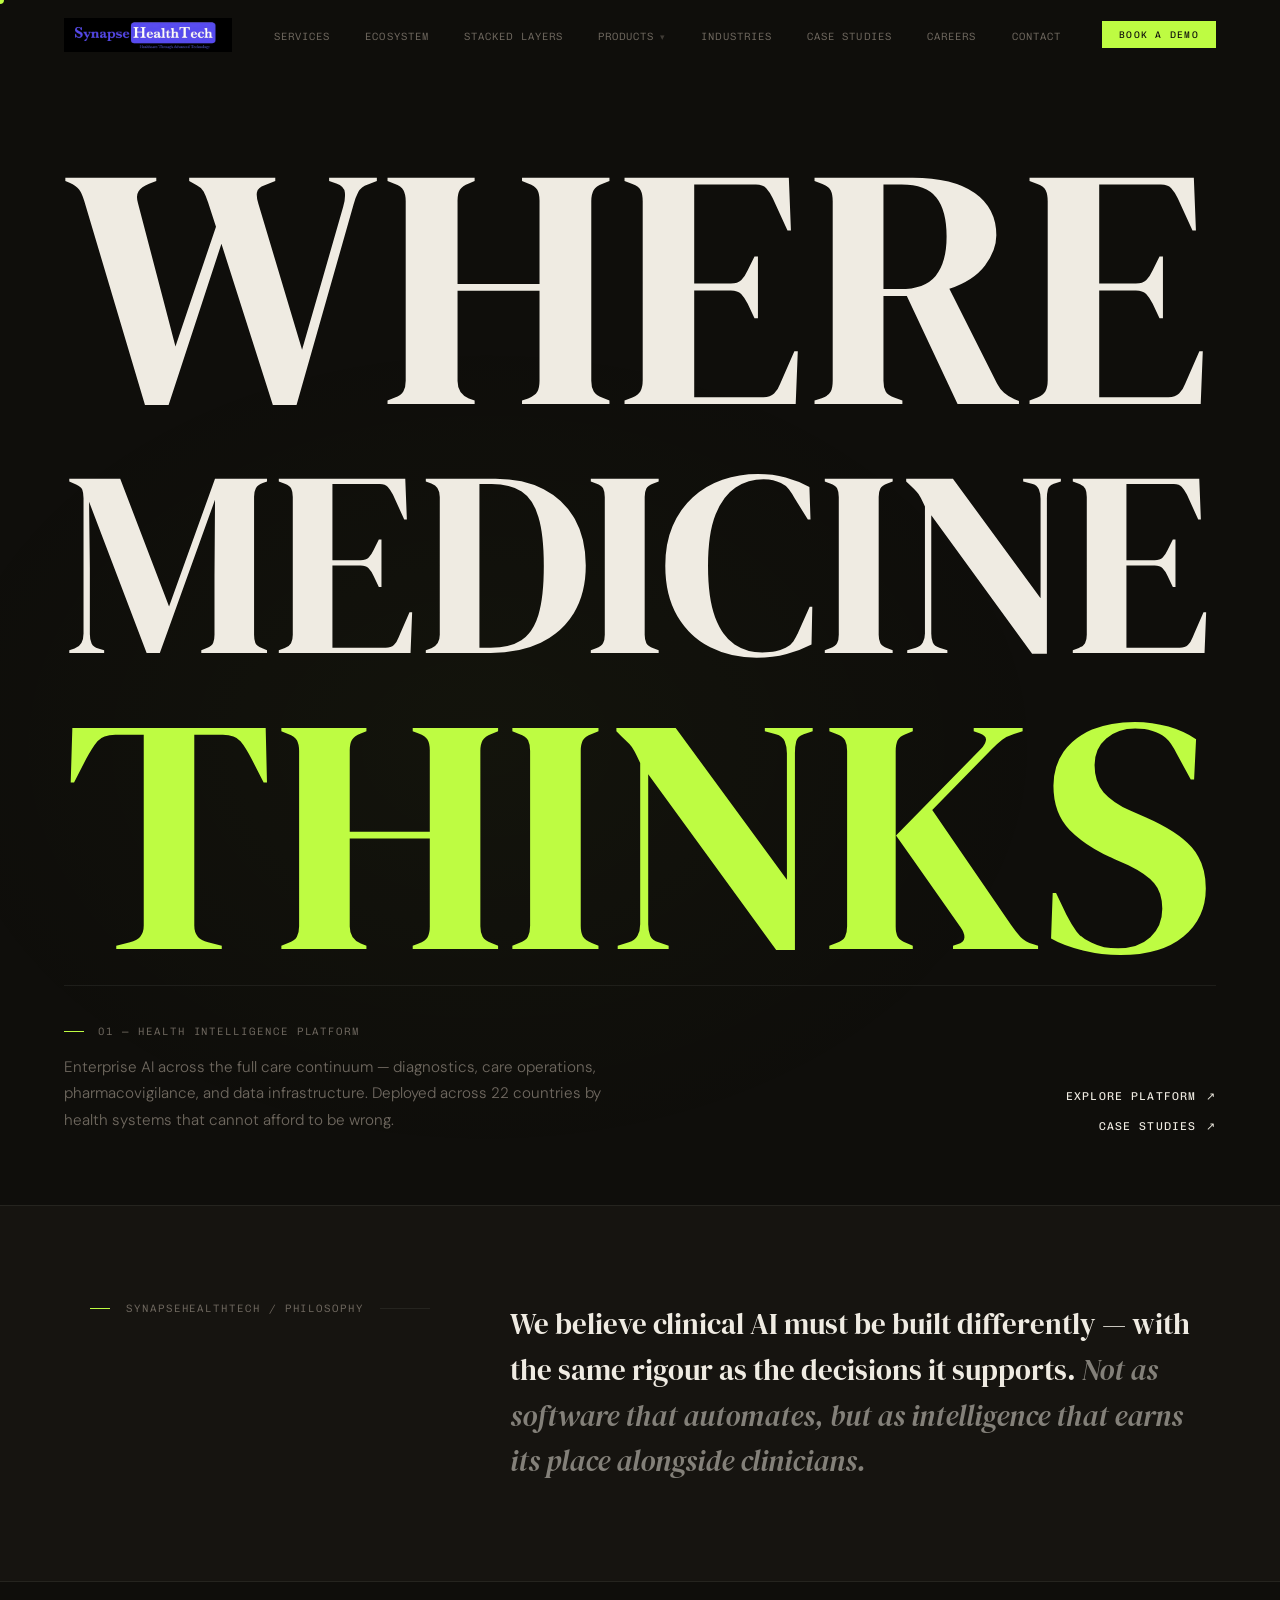
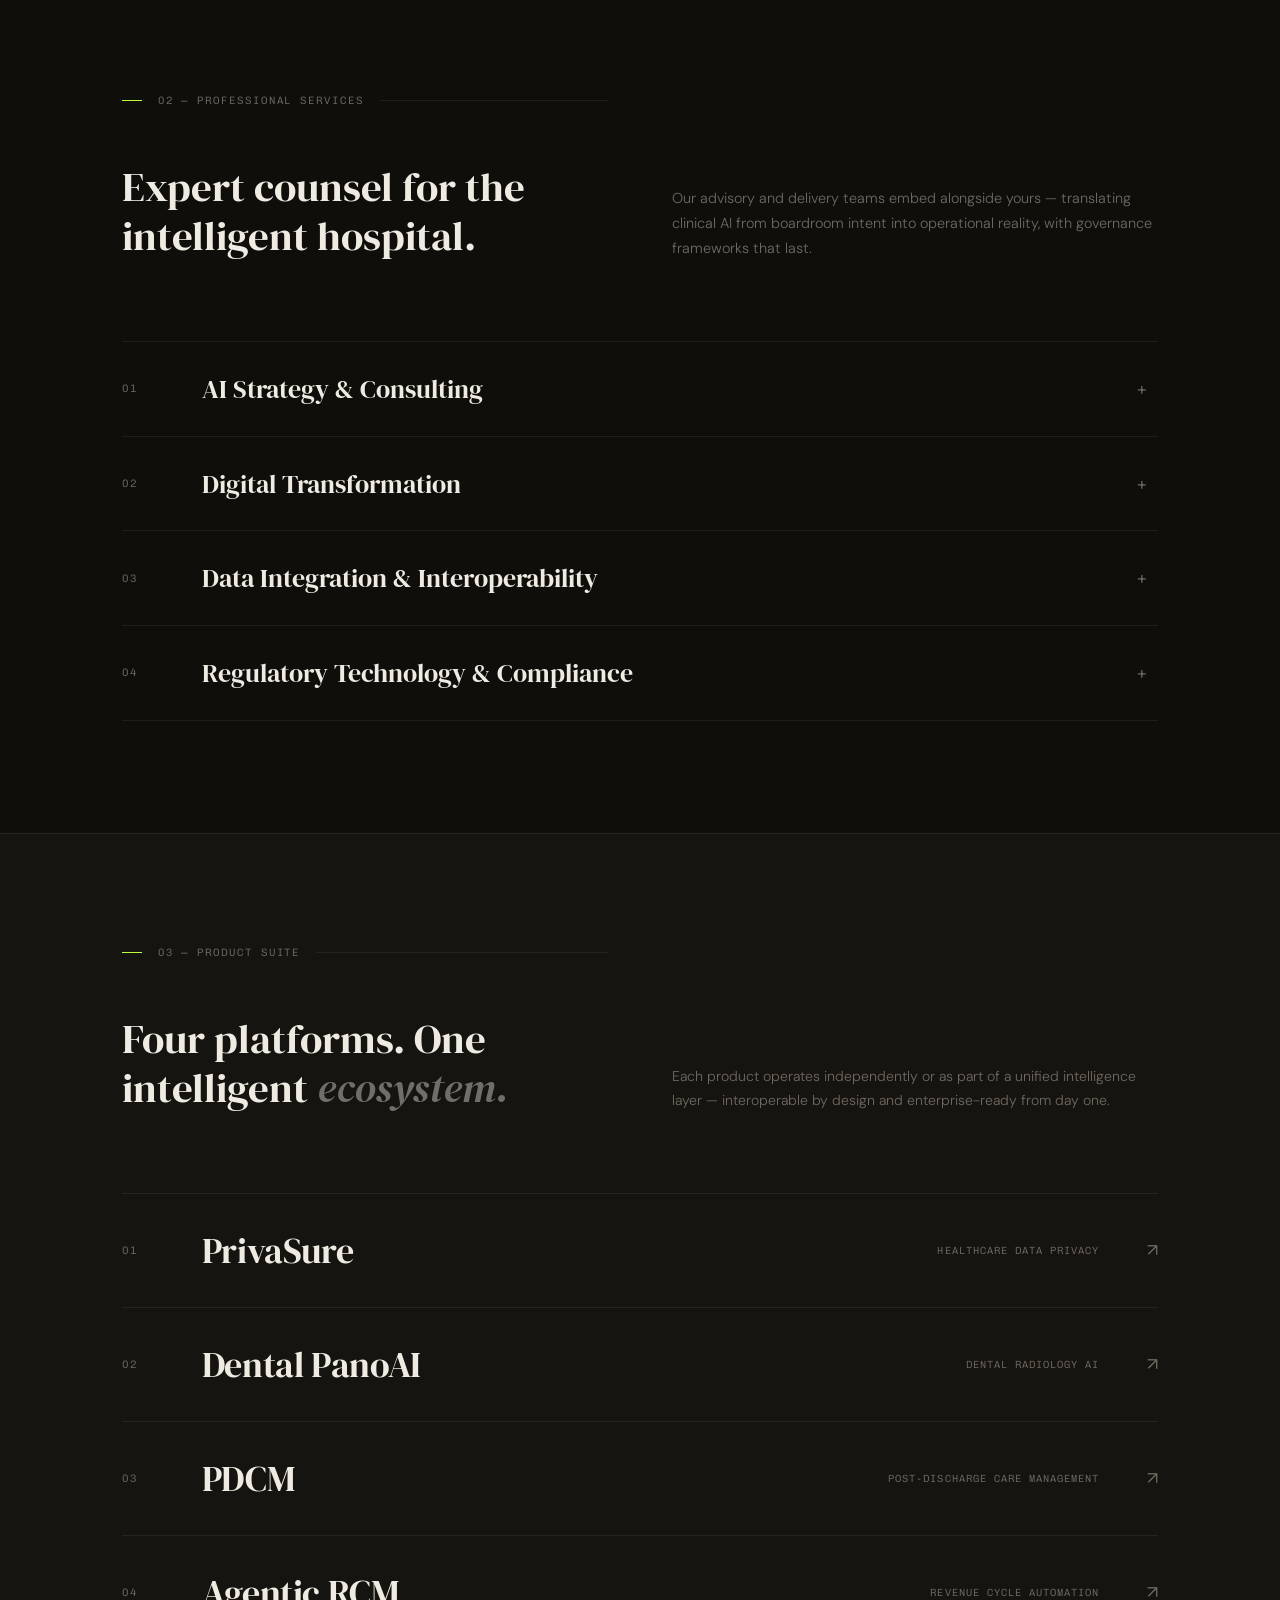
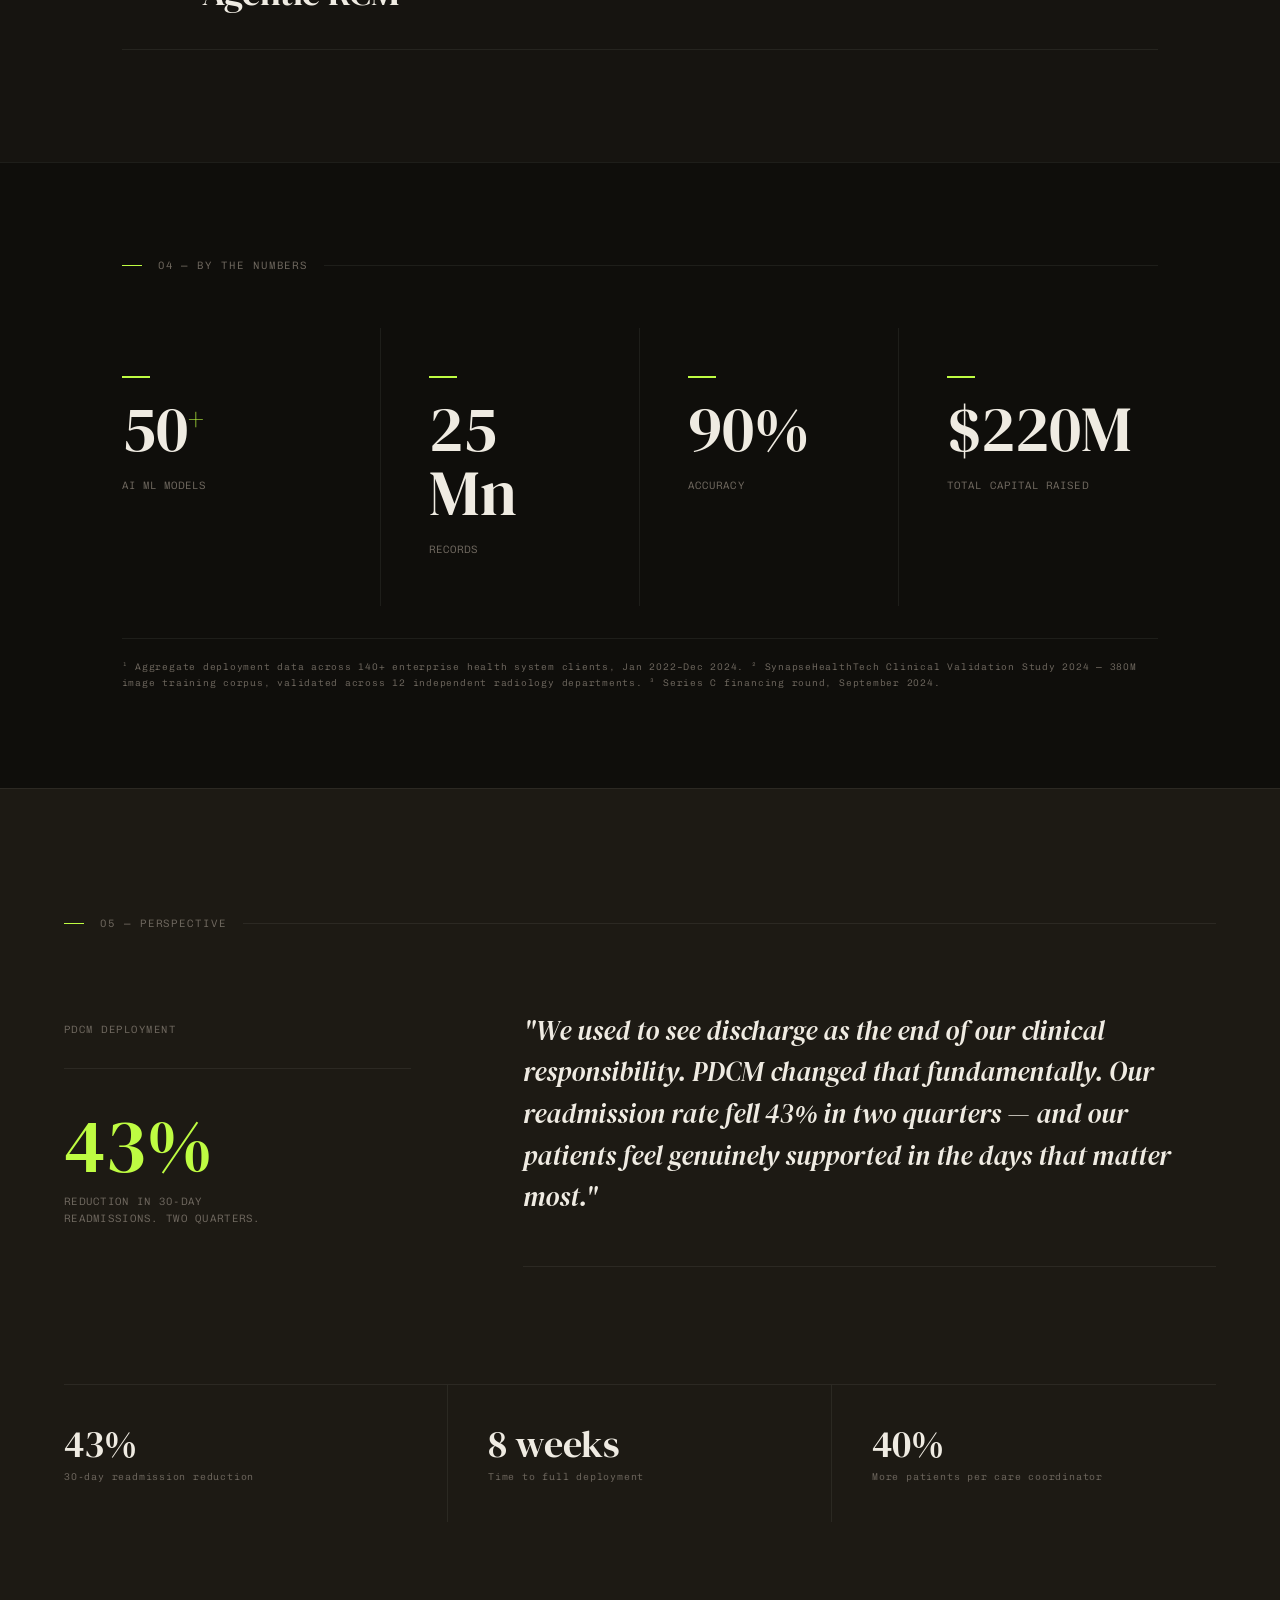
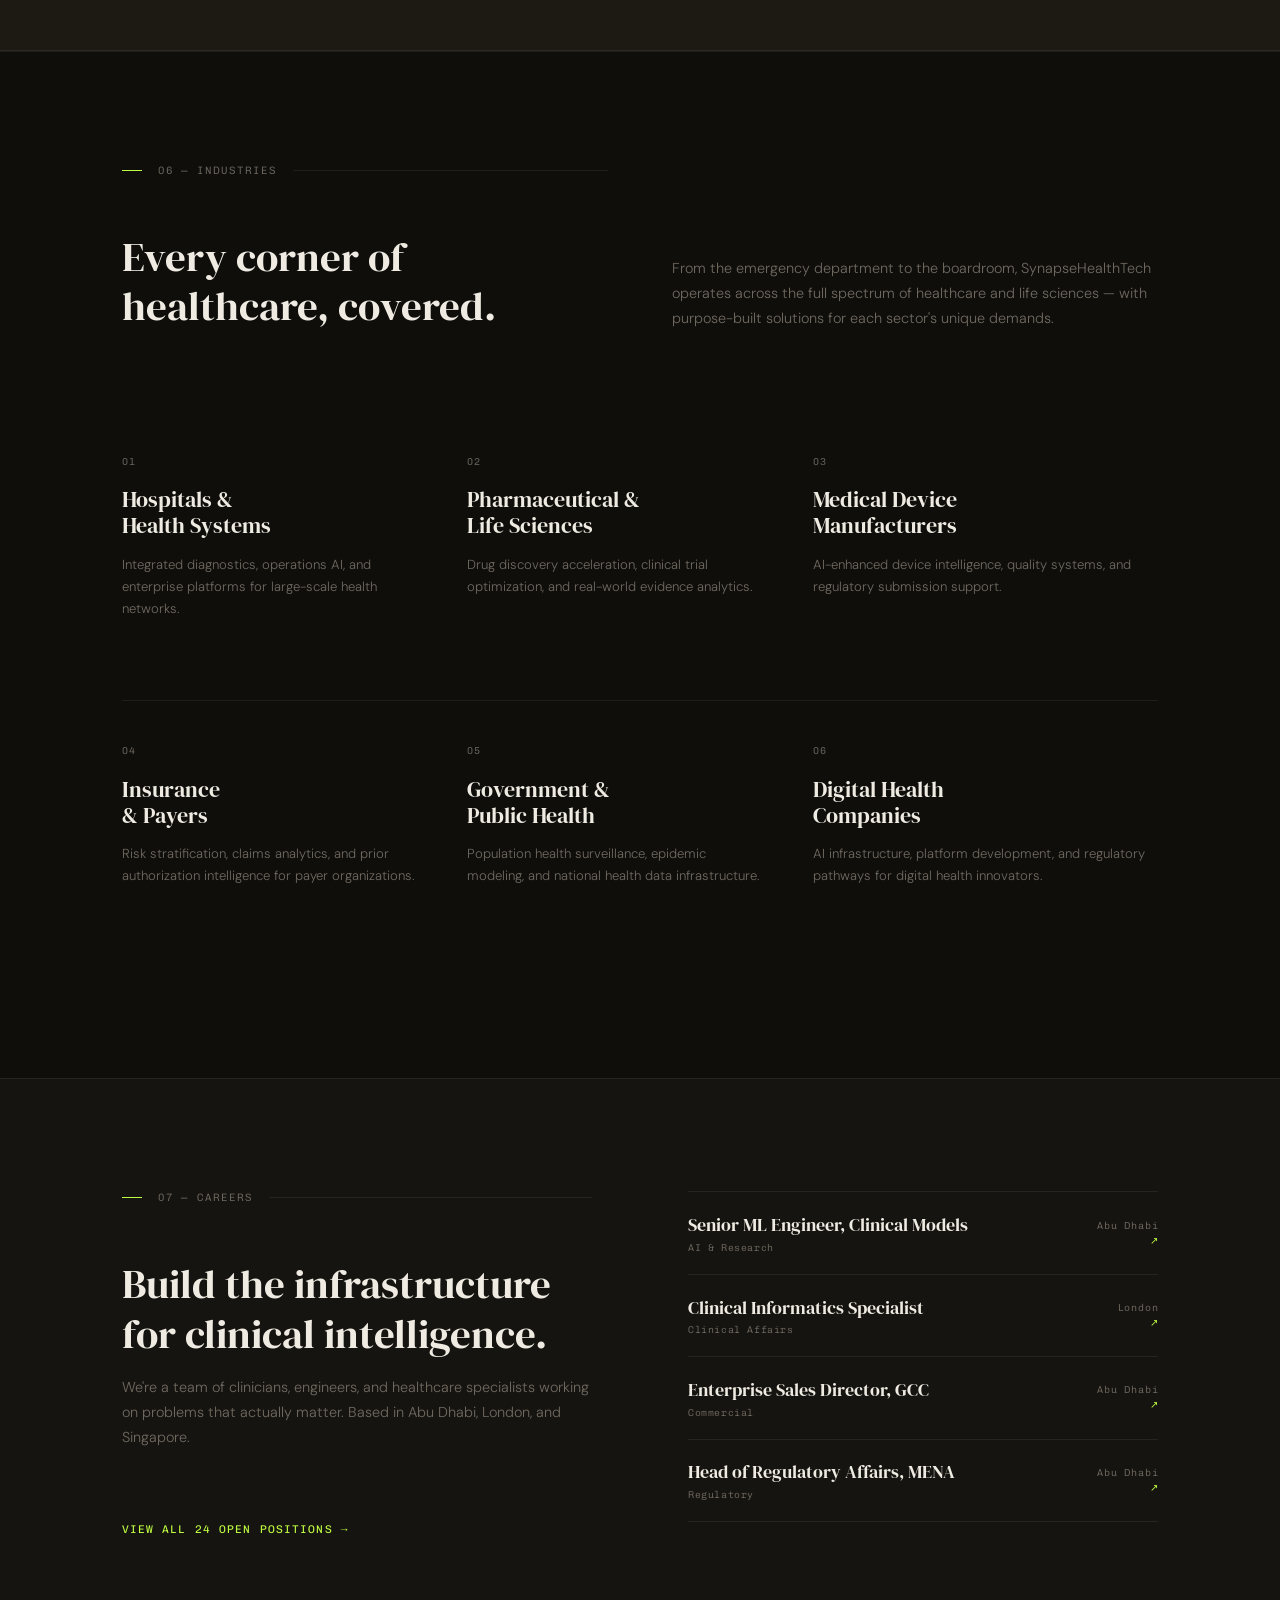
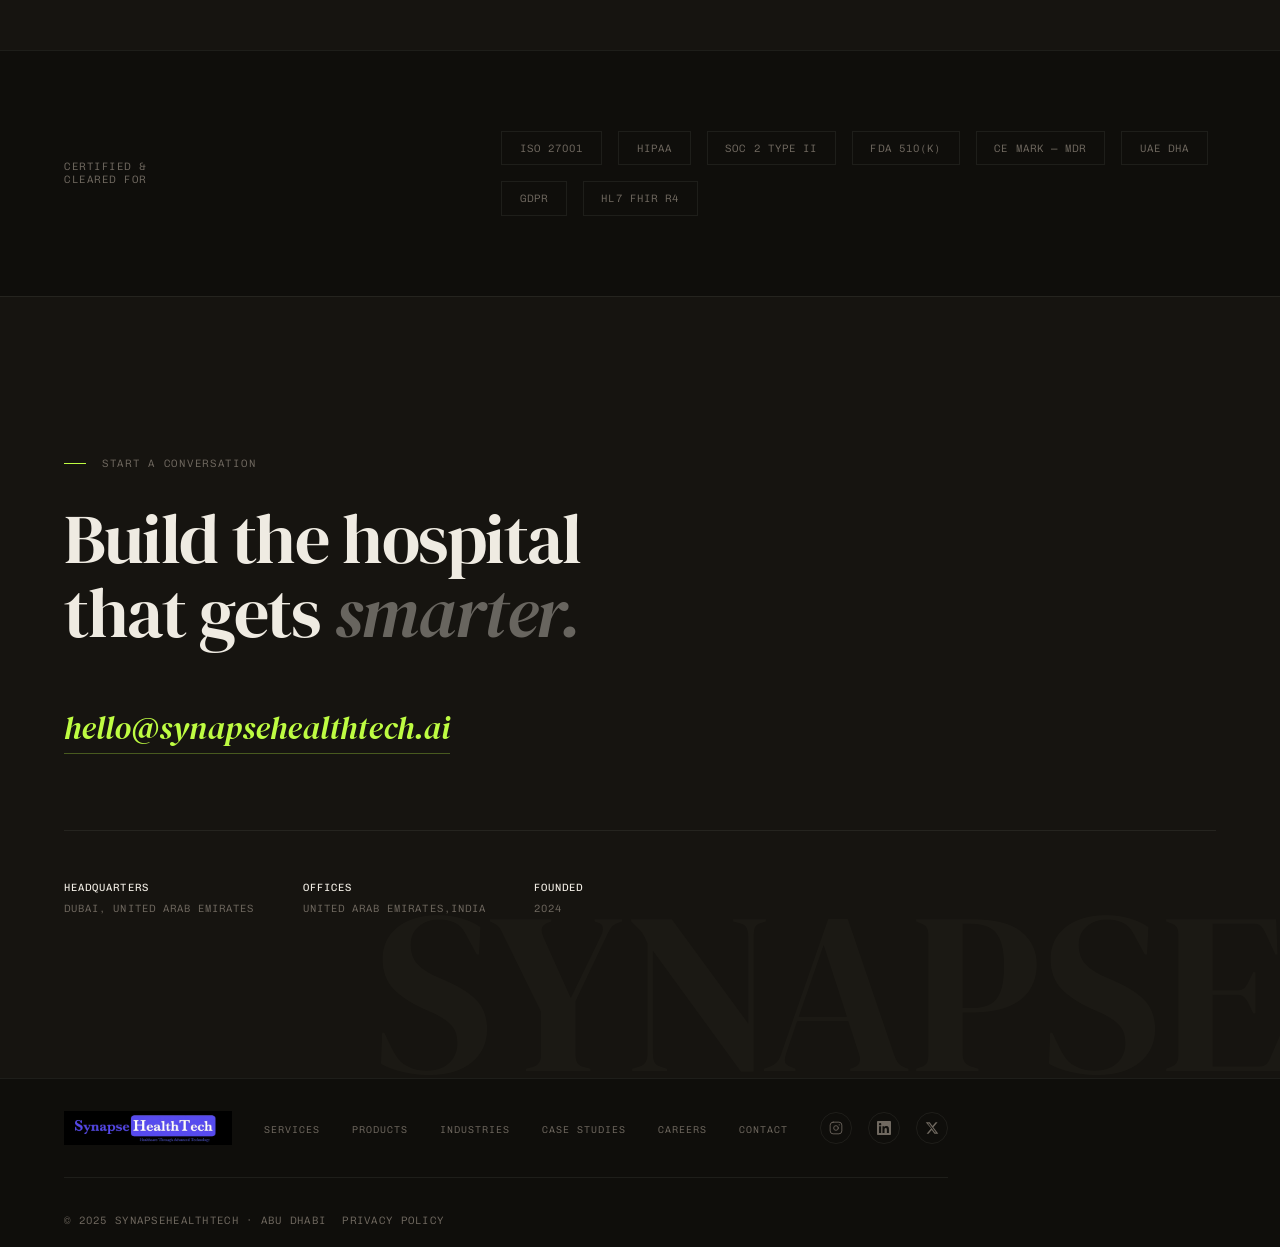
<file: index.html>
<!DOCTYPE html>
<html lang="en">
<head>
<meta charset="UTF-8">
<meta name="viewport" content="width=device-width, initial-scale=1.0">
<meta name="description" content="Enterprise AI for the full care continuum — PrivaSure, Dental PanoAI, PDCM, and Agentic RCM. Deployed across 22 countries by health systems that cannot afford to be wrong.">
<meta property="og:type" content="website">
<meta property="og:title" content="SynapseHealthTech — Healthcare Through Advanced Technology">
<meta property="og:description" content="Enterprise AI for the full care continuum — PrivaSure, Dental PanoAI, PDCM, and Agentic RCM. Deployed across 22 countries by health systems that cannot afford to be wrong.">
<meta property="og:url" content="https://synapsehealthtech.com/">
<meta property="og:image" content="https://synapsehealthtech.com/assets/og-cover.png">
<meta property="og:site_name" content="SynapseHealthTech">
<meta name="twitter:card" content="summary_large_image">
<meta name="twitter:title" content="SynapseHealthTech — Healthcare Through Advanced Technology">
<meta name="twitter:description" content="Enterprise AI for the full care continuum — PrivaSure, Dental PanoAI, PDCM, and Agentic RCM. Deployed across 22 countries by health systems that cannot afford to be wrong.">
<meta name="twitter:image" content="https://synapsehealthtech.com/assets/og-cover.png">
<title>SynapseHealthTech — Healthcare Through Advanced Technology</title>
<link rel="preconnect" href="https://fonts.googleapis.com">
<link rel="preconnect" href="https://fonts.gstatic.com" crossorigin>
<link href="https://fonts.googleapis.com/css2?family=DM+Serif+Display:ital@0;1&family=Chivo+Mono:wght@300;400&family=DM+Sans:opsz,wght@9..40,300;9..40,400;9..40,500&display=swap" rel="stylesheet">
<style>
:root{
  --bg:#0F0E0B;--bg2:#161410;--bg3:#1D1A14;
  --fg:#EFEBE2;--sub:#706960;--faint:#252219;
  --a:#BEFC42;--adim:rgba(190,252,66,0.10);
  --ln:rgba(239,235,226,0.07);--lnh:rgba(239,235,226,0.14);
}
*,*::before,*::after{box-sizing:border-box;margin:0;padding:0}
html{scroll-behavior:smooth}
body{font-family:'DM Sans',sans-serif;background:var(--bg);color:var(--fg);overflow-x:hidden;cursor:none;opacity:0;animation:pi .45s .1s ease forwards}
@keyframes pi{to{opacity:1}}
#dot{position:fixed;width:8px;height:8px;background:var(--a);border-radius:50%;pointer-events:none;z-index:9999;transform:translate(-50%,-50%);mix-blend-mode:exclusion;transition:width .2s,height .2s}
body.lh #dot{width:30px;height:30px}
nav{position:fixed;top:0;left:0;right:0;z-index:200;display:flex;align-items:center;justify-content:space-between;padding:1.1rem 5%;transition:background .4s}
nav.dim{background:rgba(15,14,11,.88);backdrop-filter:blur(16px)}
.logo img{height:34px;mix-blend-mode:screen;display:block}
.nl{display:flex;gap:2.2rem;list-style:none}
.nl a{font-family:'Chivo Mono',monospace;font-size:.66rem;font-weight:300;letter-spacing:.1em;text-transform:uppercase;color:var(--sub);text-decoration:none;transition:color .2s;cursor:none}
.nl a:hover,.nl a.act{color:var(--fg)}
.mono{font-family:'Chivo Mono',monospace}
.ct{max-width:1280px;margin:0 auto;padding:0 5%}
.sl{font-family:'Chivo Mono',monospace;font-size:.67rem;font-weight:300;letter-spacing:.18em;text-transform:uppercase;color:var(--sub);margin-bottom:3.5rem;display:flex;align-items:center;gap:1rem}
.sl::before{content:'';width:20px;height:1px;background:var(--a);flex-shrink:0}.sl::after{content:'';flex:1;height:1px;background:var(--ln)}
.fade{opacity:0;transform:translateY(22px);transition:opacity .8s ease,transform .8s ease}
.fade.on{opacity:1;transform:none}
.d1{transition-delay:.1s}.d2{transition-delay:.2s}.d3{transition-delay:.3s}.d4{transition-delay:.4s}
footer{padding:2.5rem 5%;border-top:1px solid var(--ln);display:flex;align-items:center;justify-content:space-between;flex-wrap:wrap;gap:1rem}
.fl{display:flex;gap:2rem;list-style:none;flex-wrap:wrap}
.fl a{font-family:'Chivo Mono',monospace;font-size:.62rem;font-weight:300;letter-spacing:.1em;text-transform:uppercase;color:var(--sub);text-decoration:none;cursor:none;transition:color .2s}
.fl a:hover{color:var(--fg)}
.fc{font-family:'Chivo Mono',monospace;font-size:.62rem;color:var(--sub)}

/* ─ HERO ─ */
#hero{position:relative;min-height:100vh;display:flex;flex-direction:column;justify-content:space-between;padding:8rem 5% 4.5rem;overflow:hidden}
.h-amb{position:absolute;inset:0;pointer-events:none;background:radial-gradient(ellipse 65% 50% at 38% 62%,rgba(190,252,66,0.028) 0%,transparent 70%)}
#fittext{width:100%}
.hw{overflow:hidden;line-height:.91}
.hl{font-family:'DM Serif Display',serif;font-weight:400;display:block;white-space:nowrap;transform:translateY(108%)}
.hl.ac{color:var(--a)}
.hw:nth-child(1) .hl{animation:hU .95s .3s cubic-bezier(.16,1,.3,1) forwards}
.hw:nth-child(2) .hl{animation:hU .95s .48s cubic-bezier(.16,1,.3,1) forwards}
.hw:nth-child(3) .hl{animation:hU .95s .64s cubic-bezier(.16,1,.3,1) forwards}
@keyframes hU{to{transform:translateY(0)}}
/* bottom info bar */
.h-foot{display:grid;grid-template-columns:1fr auto;align-items:end;gap:4rem;padding-top:2.4rem;border-top:1px solid var(--ln);opacity:0;animation:pi .8s 1.1s ease forwards}
.h-label{font-family:'Chivo Mono',monospace;font-size:.67rem;font-weight:300;letter-spacing:.18em;text-transform:uppercase;color:var(--sub);margin-bottom:1rem;display:flex;align-items:center;gap:.9rem}
.h-label::before{content:'';width:20px;height:1px;background:var(--a);flex-shrink:0}
.h-sub{font-size:.95rem;font-weight:300;color:var(--sub);line-height:1.75;max-width:560px}
.h-acts{display:flex;flex-direction:column;gap:1rem;align-items:flex-end}
.tl{font-family:'Chivo Mono',monospace;font-size:.71rem;font-weight:400;letter-spacing:.1em;text-transform:uppercase;color:var(--fg);text-decoration:none;cursor:none;transition:color .2s;display:flex;align-items:center;gap:.6rem}
.tl:hover{color:var(--a)}
.tl .ar{transition:transform .2s}
.tl:hover .ar{transform:translate(3px,-3px)}

/* ─ MANIFESTO ─ */
#manifesto{background:var(--bg2);padding:6rem 5%;border-top:1px solid var(--ln);border-bottom:1px solid var(--ln)}
.mf-i{max-width:1100px;margin:0 auto;display:grid;grid-template-columns:1fr 2fr;gap:5rem;align-items:start}
.mf-t{font-family:'DM Serif Display',serif;font-size:clamp(1.4rem,2.3vw,1.95rem);font-weight:400;line-height:1.55;color:var(--fg)}
.mf-t em{font-style:italic;color:rgba(239,235,226,.5)}

/* ─ SERVICES ─ */
#services{padding:7rem 5%}
.s-hdr{max-width:1280px;margin:0 auto;display:grid;grid-template-columns:1fr 1fr;gap:4rem;align-items:end;margin-bottom:5rem}
.s-h2{font-family:'DM Serif Display',serif;font-size:clamp(2rem,3.2vw,2.8rem);font-weight:400;line-height:1.2}
.s-desc{font-size:.9rem;font-weight:300;color:var(--sub);line-height:1.75}
.slist{max-width:1280px;margin:0 auto}
.sr{border-top:1px solid var(--ln);cursor:none}
.sr:last-child{border-bottom:1px solid var(--ln)}
.st{display:grid;grid-template-columns:5rem 1fr auto;align-items:center;padding:1.8rem 0;user-select:none}
.sn{font-family:'Chivo Mono',monospace;font-size:.68rem;font-weight:300;color:var(--sub);letter-spacing:.1em}
.sname{font-family:'DM Serif Display',serif;font-size:clamp(1.25rem,2vw,1.85rem);font-weight:400;transition:color .25s}
.stog{font-size:1.1rem;color:var(--sub);transition:transform .4s cubic-bezier(.16,1,.3,1),color .25s;width:2rem;text-align:center}
.sr:hover .sname,.sr.open .sname{color:var(--a)}
.sr:hover .stog,.sr.open .stog{color:var(--a)}
.sr.open .stog{transform:rotate(45deg)}
.sb{display:grid;grid-template-columns:5rem 1fr;max-height:0;overflow:hidden;transition:max-height .55s cubic-bezier(.16,1,.3,1),padding .4s ease;padding-bottom:0}
.sr.open .sb{max-height:220px;padding-bottom:2.5rem}
.sc{display:grid;grid-template-columns:1fr 1fr;gap:4rem}
.sp{font-size:.9rem;font-weight:300;color:var(--sub);line-height:1.75}
.sdets{display:flex;flex-direction:column;gap:.6rem}
.sdet{font-family:'Chivo Mono',monospace;font-size:.68rem;font-weight:300;color:var(--sub);letter-spacing:.05em;display:flex;align-items:center;gap:.7rem}
.sdet::before{content:'—';color:rgba(112,104,240,.5)}

/* ─ PRODUCTS ─ */
#products{background:var(--bg2);padding:7rem 5%;border-top:1px solid var(--ln)}
.p-intro{max-width:1280px;margin:0 auto 5rem;display:grid;grid-template-columns:1fr 1fr;gap:4rem;align-items:end}
.p-h2{font-family:'DM Serif Display',serif;font-size:clamp(2rem,3.2vw,2.8rem);font-weight:400;line-height:1.2}
.p-h2 em{font-style:italic;color:rgba(239,235,226,.42)}
.p-note{font-size:.88rem;font-weight:300;color:var(--sub);line-height:1.75}
.plist{max-width:1280px;margin:0 auto}
.pr{border-top:1px solid var(--ln);cursor:none;position:relative}
.pr::before{content:'';position:absolute;top:0;left:0;width:0;height:1px;background:var(--a);transition:width .5s cubic-bezier(.16,1,.3,1)}
.pr:hover::before,.pr.open::before{width:100%}
.pr:last-child{border-bottom:1px solid var(--ln)}
.ph{display:grid;grid-template-columns:5rem 1fr auto auto;align-items:center;padding:2rem 0;user-select:none}
.pnum{font-family:'Chivo Mono',monospace;font-size:.68rem;font-weight:300;color:var(--sub);letter-spacing:.1em}
.ptit{font-family:'DM Serif Display',serif;font-size:clamp(1.6rem,2.8vw,2.5rem);font-weight:400;letter-spacing:-.01em;transition:color .25s}
.ptag{font-family:'Chivo Mono',monospace;font-size:.65rem;font-weight:300;letter-spacing:.1em;text-transform:uppercase;color:var(--sub);margin-right:3rem;transition:color .25s}
.parr{font-size:1.1rem;color:var(--sub);transition:color .25s,transform .4s}
.pr:hover .ptit,.pr.open .ptit{color:var(--a)}
.pr:hover .parr,.pr.open .parr{color:var(--a);transform:rotate(90deg)}
.pr:hover .ptag,.pr.open .ptag{color:rgba(190,252,66,.55)}
.pe{display:grid;grid-template-columns:5rem 1fr;max-height:0;overflow:hidden;transition:max-height .6s cubic-bezier(.16,1,.3,1),padding .4s ease;padding-bottom:0}
.pr.open .pe{max-height:320px;padding-bottom:3rem}
.pd{display:grid;grid-template-columns:2fr 1.5fr 1fr;gap:4rem}
.pdesc{font-size:.9rem;font-weight:300;color:var(--sub);line-height:1.75}
.pf{display:flex;flex-direction:column;gap:.55rem}
.pfi{font-family:'Chivo Mono',monospace;font-size:.67rem;font-weight:300;color:var(--sub);letter-spacing:.05em;display:flex;align-items:center;gap:.7rem}
.pfi::before{content:'';width:14px;height:1px;background:rgba(190,252,66,.4);flex-shrink:0}
.pkpi{display:flex;flex-direction:column;justify-content:center;padding:1.5rem;border:1px solid var(--ln);background:var(--faint)}
.pkn{font-family:'DM Serif Display',serif;font-size:2.8rem;font-weight:400;color:var(--a);line-height:1;margin-bottom:.3rem}
.pkl{font-family:'Chivo Mono',monospace;font-size:.62rem;font-weight:300;color:var(--sub);letter-spacing:.1em;text-transform:uppercase;line-height:1.5}

/* ─ NUMBERS ─ */
#numbers{padding:6rem 5%;border-top:1px solid var(--ln)}
.nums{max-width:1280px;margin:0 auto;display:grid;grid-template-columns:repeat(4,1fr)}
.ni{padding:3rem 3rem 3rem 0;border-right:1px solid var(--ln)}
.ni:last-child{border-right:none;padding-right:0}
.ni:not(:first-child){padding-left:3rem}
.nbar{width:28px;height:2px;background:var(--a);margin-bottom:1.2rem;transform:scaleX(0);transform-origin:left;transition:transform .6s cubic-bezier(.16,1,.3,1)}
.ni.on .nbar{transform:scaleX(1)}
.nval{font-family:'DM Serif Display',serif;font-size:clamp(2.8rem,5vw,5rem);line-height:1;font-weight:400;color:var(--fg);margin-bottom:1rem}
.nlbl{font-family:'Chivo Mono',monospace;font-size:.67rem;font-weight:300;letter-spacing:.1em;text-transform:uppercase;color:var(--sub);line-height:1.6}

/* ─ PERSPECTIVE ─ */
#perspective{background:var(--bg3);padding:8rem 5%;border-top:1px solid var(--ln);border-bottom:1px solid var(--ln)}
.persp{max-width:1280px;margin:0 auto}
.pla{display:grid;grid-template-columns:1fr 2fr;gap:7rem;align-items:start;margin-top:5rem}
.pcli{font-family:'Chivo Mono',monospace;font-size:.66rem;font-weight:300;letter-spacing:.14em;text-transform:uppercase;color:var(--sub);margin-bottom:2.5rem;padding-bottom:2rem;border-bottom:1px solid var(--ln)}
.pmet{font-family:'DM Serif Display',serif;font-size:clamp(3.5rem,6vw,5.5rem);font-weight:400;line-height:.95;color:var(--a);margin-bottom:.7rem}
.pmlab{font-family:'Chivo Mono',monospace;font-size:.67rem;font-weight:300;letter-spacing:.12em;text-transform:uppercase;color:var(--sub);line-height:1.6}
.pq{font-family:'DM Serif Display',serif;font-size:clamp(1.35rem,2.1vw,1.85rem);font-weight:400;font-style:italic;line-height:1.55;color:var(--fg);margin-bottom:3rem}
.pa{padding-top:2rem;border-top:1px solid var(--ln)}
.pan{font-family:'DM Serif Display',serif;font-size:1.05rem;color:var(--fg);display:block;margin-bottom:.3rem}
.par{font-family:'Chivo Mono',monospace;font-size:.66rem;font-weight:300;letter-spacing:.1em;color:var(--sub)}
.pres{display:grid;grid-template-columns:repeat(3,1fr);border-top:1px solid var(--ln);margin-top:5rem}
.pre{padding:2.5rem 0;border-right:1px solid var(--ln);padding-right:2.5rem}
.pre:first-child{padding-left:0}
.pre:not(:first-child){padding-left:2.5rem}
.pre:last-child{border-right:none}
.prn{font-family:'DM Serif Display',serif;font-size:2.4rem;font-weight:400;color:var(--fg);line-height:1;margin-bottom:.5rem}
.prl{font-family:'Chivo Mono',monospace;font-size:.62rem;font-weight:300;letter-spacing:.08em;color:var(--sub)}

/* ─ INDUSTRIES ─ */
#industries{padding:7rem 5%;border-top:1px solid var(--ln)}
.ind-hdr{max-width:1280px;margin:0 auto;display:grid;grid-template-columns:1fr 1fr;gap:4rem;align-items:end;margin-bottom:5rem}
.ind-h2{font-family:'DM Serif Display',serif;font-size:clamp(2rem,3.2vw,2.8rem);font-weight:400;line-height:1.2}
.ind-desc{font-size:.9rem;font-weight:300;color:var(--sub);line-height:1.75}
.ind-grid{max-width:1280px;margin:0 auto;display:grid;grid-template-columns:repeat(3,1fr);gap:0}
.ind-item{padding:2.8rem 0;border-bottom:1px solid var(--ln);padding-right:3rem;position:relative;cursor:none;transition:background .25s}
.ind-item:nth-child(3n){padding-right:0}
.ind-item:nth-child(n+4){border-bottom:none}
.ind-item::before{content:'';position:absolute;top:0;left:0;width:0;height:1px;background:var(--a);transition:width .4s cubic-bezier(.16,1,.3,1)}
.ind-item:hover::before{width:calc(100% - 3rem)}
.ind-num{font-family:'Chivo Mono',monospace;font-size:.63rem;font-weight:300;color:var(--sub);letter-spacing:.12em;margin-bottom:1.2rem}
.ind-name{font-family:'DM Serif Display',serif;font-size:1.35rem;font-weight:400;line-height:1.2;margin-bottom:.9rem;transition:color .25s}
.ind-item:hover .ind-name{color:var(--a)}
.ind-p{font-size:.82rem;font-weight:300;color:var(--sub);line-height:1.7}
.ind-link{font-family:'Chivo Mono',monospace;font-size:.65rem;font-weight:400;letter-spacing:.1em;text-transform:uppercase;color:var(--a);text-decoration:none;cursor:none;margin-top:1.2rem;display:inline-flex;align-items:center;gap:.5rem;opacity:0;transform:translateX(-6px);transition:opacity .25s,transform .25s}
.ind-item:hover .ind-link{opacity:1;transform:none}

/* ─ CAREERS TEASER ─ */
#careers-t{background:var(--bg2);padding:7rem 5%;border-top:1px solid var(--ln)}
.ct-lay{max-width:1280px;margin:0 auto;display:grid;grid-template-columns:1fr 1fr;gap:6rem;align-items:start}
.ct-h2{font-family:'DM Serif Display',serif;font-size:clamp(2rem,3.2vw,2.8rem);font-weight:400;line-height:1.2;margin-bottom:1rem}
.ct-sub{font-size:.9rem;font-weight:300;color:var(--sub);line-height:1.75;margin-bottom:2.5rem}
.ct-roles{display:flex;flex-direction:column}
.role-row{display:grid;grid-template-columns:1fr auto;align-items:center;padding:1.3rem 0;border-bottom:1px solid var(--ln);cursor:none;transition:background .2s}
.role-row:first-child{border-top:1px solid var(--ln)}
.role-title{font-family:'DM Serif Display',serif;font-size:1.1rem;font-weight:400;transition:color .2s}
.role-row:hover .role-title{color:var(--a)}
.role-meta{font-family:'Chivo Mono',monospace;font-size:.63rem;font-weight:300;letter-spacing:.08em;color:var(--sub)}
.role-meta span{display:block;text-align:right}
.all-roles{font-family:'Chivo Mono',monospace;font-size:.7rem;font-weight:400;letter-spacing:.1em;text-transform:uppercase;color:var(--a);text-decoration:none;cursor:none;margin-top:2rem;display:inline-flex;align-items:center;gap:.6rem;transition:gap .2s}
.all-roles:hover{gap:1rem}

/* ─ TRUST ─ */
#trust{padding:5rem 5%;border-top:1px solid var(--ln)}
.tr-i{max-width:1280px;margin:0 auto;display:grid;grid-template-columns:1fr 2fr;gap:5rem;align-items:center}
.tr-l{font-family:'Chivo Mono',monospace;font-size:.67rem;font-weight:300;letter-spacing:.14em;text-transform:uppercase;color:var(--sub)}
.certs{display:flex;flex-wrap:wrap;gap:1rem}
.cert{font-family:'Chivo Mono',monospace;font-size:.67rem;font-weight:300;letter-spacing:.1em;text-transform:uppercase;color:var(--sub);padding:.6rem 1.1rem;border:1px solid var(--ln);transition:border-color .25s,color .25s}
.cert:hover{border-color:var(--lnh);color:var(--fg)}

/* ─ CONNECT ─ */
#connect{padding:10rem 5%;background:var(--bg2);border-top:1px solid var(--ln);position:relative;overflow:hidden}
.c-bg{position:absolute;bottom:-.12em;right:-.04em;font-family:'DM Serif Display',serif;font-size:clamp(8rem,18vw,18rem);font-weight:400;color:rgba(239,235,226,.022);pointer-events:none;user-select:none;white-space:nowrap;line-height:1}
.c-in{max-width:1280px;margin:0 auto;position:relative;z-index:1}
.c-pre{font-family:'Chivo Mono',monospace;font-size:.67rem;font-weight:300;letter-spacing:.16em;text-transform:uppercase;color:var(--sub);margin-bottom:2rem;display:flex;align-items:center;gap:1rem}
.c-pre::before{content:'';width:22px;height:1px;background:var(--a);flex-shrink:0}
.c-h2{font-family:'DM Serif Display',serif;font-size:clamp(2.8rem,5.5vw,5.5rem);font-weight:400;line-height:1.05;letter-spacing:-.02em;margin-bottom:3.5rem}
.c-h2 em{font-style:italic;color:rgba(239,235,226,.38)}
.c-em{font-family:'DM Serif Display',serif;font-size:clamp(1.4rem,2.5vw,2.2rem);font-weight:400;font-style:italic;color:var(--a);text-decoration:none;cursor:none;border-bottom:1px solid rgba(190,252,66,.3);padding-bottom:.2rem;transition:border-color .2s}
.c-em:hover{border-color:var(--a)}
.c-foot{display:flex;gap:3rem;margin-top:5rem;padding-top:3rem;border-top:1px solid var(--ln);flex-wrap:wrap}
.cf{font-family:'Chivo Mono',monospace;font-size:.66rem;font-weight:300;letter-spacing:.1em;text-transform:uppercase;color:var(--sub);line-height:1.7}
.cf strong{display:block;color:var(--fg);font-weight:400;margin-bottom:.2rem}


/* ─ FOOTER STRUCTURE ─ */
footer{border-top:1px solid var(--ln);padding:0 5%}
.ft-top{display:flex;align-items:center;justify-content:space-between;gap:2rem;padding:2rem 0;border-bottom:1px solid var(--ln);flex-wrap:wrap}
.ft-bottom{display:flex;align-items:center;justify-content:space-between;gap:1rem;padding:1.25rem 0;flex-wrap:wrap}
.fc{font-family:'Chivo Mono',monospace;font-size:.67rem;font-weight:300;letter-spacing:.12em;text-transform:uppercase;color:var(--sub)}
.fc-link{font-family:'Chivo Mono',monospace;font-size:.67rem;font-weight:300;letter-spacing:.12em;text-transform:uppercase;color:var(--sub);text-decoration:none;transition:color .2s}
.fc-link:hover{color:var(--fg)}
/* ─ SOCIAL ICONS — uniform 32×32 circles, right-anchored ─ */
.footer-social{display:flex;align-items:center;gap:1rem;margin-left:auto;flex-shrink:0}
.footer-social a{display:flex;align-items:center;justify-content:center;width:32px;height:32px;color:var(--sub);border:1px solid var(--ln);border-radius:50%;text-decoration:none;flex-shrink:0;transition:color .22s,border-color .22s,background .22s;cursor:none}
.footer-social a svg{width:14px;height:14px;display:block}
.footer-social a:hover{color:var(--a);border-color:var(--a);background:rgba(190,252,66,.06)}
/* ─ CTA BUTTONS ─ */
.btn-filled{display:inline-flex;align-items:center;gap:.5rem;padding:.75rem 1.75rem;background:var(--a);color:#0F0E0B;font-family:'Chivo Mono',monospace;font-size:.75rem;font-weight:400;letter-spacing:.1em;text-transform:uppercase;text-decoration:none;border:1px solid var(--a);cursor:none;transition:background .2s,color .2s;white-space:nowrap}
.btn-filled:hover{background:transparent;color:var(--a)}
.btn-ghost{display:inline-flex;align-items:center;gap:.5rem;padding:.75rem 1.75rem;background:transparent;color:var(--fg);font-family:'Chivo Mono',monospace;font-size:.75rem;font-weight:400;letter-spacing:.1em;text-transform:uppercase;text-decoration:none;border:1px solid var(--ln);cursor:none;transition:border-color .2s,color .2s;white-space:nowrap}
.btn-ghost:hover{border-color:var(--a);color:var(--a)}
</style>
<link rel="stylesheet" href="assets/responsive.css">
<link rel="stylesheet" href="assets/additions.css">
</head>
<body>
<div id="dot"></div>

<nav id="nav">
  <a href="index.html" class="logo"><img src="assets/Logo_Hi_Res.png" alt="SynapseHealthTech" width="auto" height="34" loading="eager"></a>
  <ul class="nl"><li><a href="services.html">Services</a></li><li><a href="ecosystem.html">Ecosystem</a></li><li><a href="ecosystemlayer.html">Stacked Layers</a></li><li class="nl-drop"><a href="products.html">Products</a><div class="nl-menu"><a href="privasure.html" class="nl-menu-item"><span class="nl-menu-item-n">PrivaSure</span><span class="nl-menu-item-t">Healthcare Data Privacy</span></a><a href="dental.html" class="nl-menu-item"><span class="nl-menu-item-n">Dental PanoAI</span><span class="nl-menu-item-t">Dental Radiology AI</span></a><a href="pdcm.html" class="nl-menu-item"><span class="nl-menu-item-n">PDCM</span><span class="nl-menu-item-t">Post-Discharge Care Management</span></a><a href="agentic-rcm.html" class="nl-menu-item"><span class="nl-menu-item-n">Agentic RCM</span><span class="nl-menu-item-t">Revenue Cycle Automation</span></a></div></li><li><a href="industries.html">Industries</a></li><li><a href="case-studies.html">Case Studies</a></li><li><a href="careers.html">Careers</a></li><li><a href="contact.html">Contact</a></li></ul>
  <a href="contact.html" class="nav-demo">Book a Demo</a>
  <button id="menu-btn" aria-label="Open navigation" aria-expanded="false">
    <span></span><span></span><span></span>
  </button>
</nav>

<!-- HERO -->
<section id="hero">
  <div class="h-amb"></div>

  <!-- Headline — upper half of fold -->
  <div id="fittext">
    <div class="hw"><span class="hl" id="hl1">WHERE</span></div>
    <div class="hw"><span class="hl" id="hl2">MEDICINE</span></div>
    <div class="hw"><span class="hl ac" id="hl3">THINKS</span></div>
  </div>

  <div class="h-foot">
    <div class="h-foot-left">
      <div class="h-label">01 — Health Intelligence Platform</div>
      <p class="h-sub">Enterprise AI across the full care continuum — diagnostics, care operations, pharmacovigilance, and data infrastructure. Deployed across 22 countries by health systems that cannot afford to be wrong.</p>
    </div>
    <div class="h-acts">
      <a href="products.html" class="tl">Explore Platform <span class="ar">↗</span></a>
      <a href="case-studies.html" class="tl">Case Studies <span class="ar">↗</span></a>
    </div>
  </div>

</section>

<!-- MANIFESTO -->
<section id="manifesto">
  <div class="mf-i">
    <div class="fade"><div class="sl">SynapseHealthTech / Philosophy</div></div>
    <p class="mf-t fade d1">We believe clinical AI must be built differently — with the same rigour as the decisions it supports. <em>Not as software that automates, but as intelligence that earns its place alongside clinicians.</em></p>
  </div>
</section>

<!-- SERVICES -->
<section id="services">
  <div class="ct">
    <div class="s-hdr fade">
      <div>
        <div class="sl">02 — Professional Services</div>
        <h2 class="s-h2">Expert counsel for the intelligent hospital.</h2>
      </div>
      <p class="s-desc">Our advisory and delivery teams embed alongside yours — translating clinical AI from boardroom intent into operational reality, with governance frameworks that last.</p>
    </div>
    <div class="slist">
      <div class="sr"><div class="st"><span class="sn">01</span><span class="sname">AI Strategy &amp; Consulting</span><span class="stog">+</span></div><div class="sb"><div></div><div class="sc"><p class="sp">From organizational readiness to multi-year AI roadmap — we help health systems define, prioritize, and govern AI initiatives that align clinical outcomes with operational economics.</p><div class="sdets"><div class="sdet">Organizational AI readiness assessment</div><div class="sdet">Clinical use case prioritization</div><div class="sdet">AI governance &amp; ethics framework</div><div class="sdet">ROI modelling &amp; board reporting</div></div></div></div></div>
      <div class="sr"><div class="st"><span class="sn">02</span><span class="sname">Digital Transformation</span><span class="stog">+</span></div><div class="sb"><div></div><div class="sc"><p class="sp">End-to-end digitization of clinical and operational workflows — from legacy EHR modernization to cloud-native care platforms. Our clinical informatics team ensures technology serves medicine.</p><div class="sdets"><div class="sdet">EHR modernization &amp; migration</div><div class="sdet">Clinical workflow redesign</div><div class="sdet">Cloud architecture &amp; security</div><div class="sdet">Change management &amp; training</div></div></div></div></div>
      <div class="sr"><div class="st"><span class="sn">03</span><span class="sname">Data Integration &amp; Interoperability</span><span class="stog">+</span></div><div class="sb"><div></div><div class="sc"><p class="sp">FHIR R4-native data fabrics connecting EMRs, LIS, PACS, pharmacy systems, and IoMT devices into unified longitudinal records — the foundation all AI depends on.</p><div class="sdets"><div class="sdet">HL7 FHIR R4 architecture</div><div class="sdet">Federated data governance</div><div class="sdet">Real-time &amp; batch pipelines</div><div class="sdet">Longitudinal patient records</div></div></div></div></div>
      <div class="sr"><div class="st"><span class="sn">04</span><span class="sname">Regulatory Technology &amp; Compliance</span><span class="stog">+</span></div><div class="sb"><div></div><div class="sc"><p class="sp">AI governance frameworks, FDA 510(k) consulting, CE marking, and GCC health authority submissions — clinical AI should earn regulatory trust as systematically as it earns clinical trust.</p><div class="sdets"><div class="sdet">FDA 510(k) &amp; De Novo submissions</div><div class="sdet">CE / MDR compliance</div><div class="sdet">UAE DHA &amp; DOH approval pathways</div><div class="sdet">Post-market surveillance</div></div></div></div></div>
    </div>
  </div>
</section>

<!-- PRODUCTS -->
<section id="products">
  <div class="ct">
    <div class="p-intro fade">
      <div><div class="sl">03 — Product Suite</div><h2 class="p-h2">Four platforms. One intelligent <em>ecosystem.</em></h2></div>
      <p class="p-note">Each product operates independently or as part of a unified intelligence layer — interoperable by design and enterprise-ready from day one.</p>
    </div>
    <div class="plist">
      <div class="pr"><div class="ph"><span class="pnum">01</span><span class="ptit">PrivaSure</span><span class="ptag">Healthcare Data Privacy</span><span class="parr"><a href="privasure.html" style="color:inherit;text-decoration:none">↗</a></span></div><div class="pe"><div></div><div class="pd"><p class="pdesc">Protect sensitive patient information with our advanced de-identification platform — combining Safe Harbor, Expert Determination, and Tokenisation into a single HIPAA and GDPR-compliant workflow.</p><div class="pf"><div class="pfi">Automated 18-identifier Safe Harbor removal</div><div class="pfi">Expert Determination statistical risk analysis</div><div class="pfi">Reversible tokenisation for research utility</div><div class="pfi">Full lineage audit trail and compliance reporting</div></div><div class="pkpi"><div class="pkn">3</div><div class="pkl">De-identification<br>methods — one<br>unified platform</div></div></div></div></div>
      <div class="pr"><div class="ph"><span class="pnum">02</span><span class="ptit">Dental PanoAI</span><span class="ptag">Dental Radiology AI</span><span class="parr"><a href="dental.html" style="color:inherit;text-decoration:none">↗</a></span></div><div class="pe"><div></div><div class="pd"><p class="pdesc">Upload any dental radiology image and receive a comprehensive AI-generated diagnostic report in under 30 seconds — detecting caries, periapical pathology, bone loss, impactions, and 47+ conditions across panoramic, periapical, and CBCT modalities.</p><div class="pf"><div class="pfi">Full panoramic radiograph analysis with per-tooth mapping</div><div class="pfi">47+ dental conditions detected across all modalities</div><div class="pfi">Structured report generation with confidence scores</div><div class="pfi">Integrates with leading dental practice management systems</div></div><div class="pkpi"><div class="pkn">&lt;30s</div><div class="pkl">AI report<br>generation per<br>radiology study</div></div></div></div></div>
      <div class="pr"><div class="ph"><span class="pnum">03</span><span class="ptit">PDCM</span><span class="ptag">Post-Discharge Care Management</span><span class="parr"><a href="pdcm.html" style="color:inherit;text-decoration:none">↗</a></span></div><div class="pe"><div></div><div class="pd"><p class="pdesc">A patient management application for the critical post-discharge window — tracking recovery progress, managing co-morbidities, monitoring health indicators, and alerting care teams before deterioration becomes readmission.</p><div class="pf"><div class="pfi">Remote health indicator monitoring with smart alerts</div><div class="pfi">Co-morbidity management dashboard for care coordinators</div><div class="pfi">Patient engagement tracking via mobile app and SMS</div><div class="pfi">FHIR-native EHR integration — progress notes pushed automatically</div></div><div class="pkpi"><div class="pkn">40%</div><div class="pkl">Reduction in<br>30-day readmission<br>rates post-deployment</div></div></div></div></div>
      <div class="pr"><div class="ph"><span class="pnum">04</span><span class="ptit">Agentic RCM</span><span class="ptag">Revenue Cycle Automation</span><span class="parr"><a href="agentic-rcm.html" style="color:inherit;text-decoration:none">↗</a></span></div><div class="pe"><div></div><div class="pd"><p class="pdesc">A multi-agentic RCM system that automates every step from patient intake to claim submission — handling eligibility verification, prior authorisation, clinical documentation parsing, and clean claim generation across both referred and direct-visit paths.</p><div class="pf"><div class="pfi">Five coordinated AI agents — intake, eligibility, prior auth, documentation, claims</div><div class="pfi">Real-time payer eligibility across 900+ insurers</div><div class="pfi">Automated ePA submission, tracking and appeals</div><div class="pfi">95% clean claims rate across all deployments</div></div><div class="pkpi"><div class="pkn">95%</div><div class="pkl">Clean claims<br>rate across all<br>client deployments</div></div></div></div></div>
    </div>
  </div>
</section>

<!-- NUMBERS -->
<section id="numbers">
  <div class="ct">
    <div class="sl fade">04 — By the Numbers</div>
    <div class="nums">
      <div class="ni fade"><div class="nbar"></div><div class="nval">50<sup style="font-size:.45em;vertical-align:super;color:var(--a)">+</sup></div><div class="nlbl">AI ML Models<br></div></div>
      <div class="ni fade d1"><div class="nbar"></div><div class="nval">25 Mn</div><div class="nlbl">Records<br></div></div>
      <div class="ni fade d2"><div class="nbar"></div><div class="nval">90%</div><div class="nlbl">Accuracy<br></div></div>
      <div class="ni fade d3"><div class="nbar"></div><div class="nval">$220M</div><div class="nlbl">Total capital raised<br></div></div>
    </div>
    <div class="stats-source-note fade">¹ Aggregate deployment data across 140+ enterprise health system clients, Jan 2022–Dec 2024. ² SynapseHealthTech Clinical Validation Study 2024 — 380M image training corpus, validated across 12 independent radiology departments. ³ Series C financing round, September 2024.</div>
  </div>
</section>

<!-- PERSPECTIVE -->
<section id="perspective">
  <div class="persp">
    <div class="sl fade">05 — Perspective</div>
    <div class="pla">
      <div class="fade">
        <div class="pcli"><br> PDCM deployment</div>
        <div class="pmet">43%</div>
        <div class="pmlab">Reduction in 30-day<br>readmissions. Two quarters.</div>
      </div>
      <div class="fade d1">
        <p class="pq">"We used to see discharge as the end of our clinical responsibility. PDCM changed that fundamentally. Our readmission rate fell 43% in two quarters — and our patients feel genuinely supported in the days that matter most."</p>
        <div class="pa"><span class="pan"></span><span class="par"></span></div>
      </div>
    </div>
    <div class="pres fade d2">
      <div class="pre"><div class="prn">43%</div><div class="prl">30-day readmission reduction</div></div>
      <div class="pre"><div class="prn">8 weeks</div><div class="prl">Time to full deployment</div></div>
      <div class="pre"><div class="prn">40%</div><div class="prl">More patients per care coordinator</div></div>
    </div>
  </div>
</section>

<!-- INDUSTRIES -->
<section id="industries">
  <div class="ct">
    <div class="ind-hdr fade">
      <div><div class="sl">06 — Industries</div><h2 class="ind-h2">Every corner of healthcare, covered.</h2></div>
      <p class="ind-desc">From the emergency department to the boardroom, SynapseHealthTech operates across the full spectrum of healthcare and life sciences — with purpose-built solutions for each sector's unique demands.</p>
    </div>
    <div class="ind-grid">
      <div class="ind-item fade"><div class="ind-num">01</div><div class="ind-name">Hospitals &amp;<br>Health Systems</div><p class="ind-p">Integrated diagnostics, operations AI, and enterprise platforms for large-scale health networks.</p><a href="industries.html" class="ind-link">Explore ↗</a></div>
      <div class="ind-item fade d1"><div class="ind-num">02</div><div class="ind-name">Pharmaceutical &amp;<br>Life Sciences</div><p class="ind-p">Drug discovery acceleration, clinical trial optimization, and real-world evidence analytics.</p><a href="industries.html" class="ind-link">Explore ↗</a></div>
      <div class="ind-item fade d2"><div class="ind-num">03</div><div class="ind-name">Medical Device<br>Manufacturers</div><p class="ind-p">AI-enhanced device intelligence, quality systems, and regulatory submission support.</p><a href="industries.html" class="ind-link">Explore ↗</a></div>
      <div class="ind-item fade d3"><div class="ind-num">04</div><div class="ind-name">Insurance<br>&amp; Payers</div><p class="ind-p">Risk stratification, claims analytics, and prior authorization intelligence for payer organizations.</p><a href="industries.html" class="ind-link">Explore ↗</a></div>
      <div class="ind-item fade"><div class="ind-num">05</div><div class="ind-name">Government &amp;<br>Public Health</div><p class="ind-p">Population health surveillance, epidemic modeling, and national health data infrastructure.</p><a href="industries.html" class="ind-link">Explore ↗</a></div>
      <div class="ind-item fade d1"><div class="ind-num">06</div><div class="ind-name">Digital Health<br>Companies</div><p class="ind-p">AI infrastructure, platform development, and regulatory pathways for digital health innovators.</p><a href="industries.html" class="ind-link">Explore ↗</a></div>
    </div>
  </div>
</section>

<!-- CAREERS TEASER -->
<section id="careers-t">
  <div class="ct">
    <div class="ct-lay">
      <div class="fade">
        <div class="sl">07 — Careers</div>
        <h2 class="ct-h2">Build the infrastructure for clinical intelligence.</h2>
        <p class="ct-sub">We're a team of clinicians, engineers, and healthcare specialists working on problems that actually matter. Based in Abu Dhabi, London, and Singapore.</p>
        <a href="careers.html" class="all-roles">View all 24 open positions →</a>
      </div>
      <div class="ct-roles fade d1">
        <div class="role-row"><div><div class="role-title">Senior ML Engineer, Clinical Models</div><div style="font-family:'Chivo Mono',monospace;font-size:.62rem;font-weight:300;color:var(--sub);margin-top:.3rem;letter-spacing:.06em">AI &amp; Research</div></div><div class="role-meta"><span>Abu Dhabi</span><span style="margin-top:.2rem;color:var(--a)">↗</span></div></div>
        <div class="role-row"><div><div class="role-title">Clinical Informatics Specialist</div><div style="font-family:'Chivo Mono',monospace;font-size:.62rem;font-weight:300;color:var(--sub);margin-top:.3rem;letter-spacing:.06em">Clinical Affairs</div></div><div class="role-meta"><span>London</span><span style="margin-top:.2rem;color:var(--a)">↗</span></div></div>
        <div class="role-row"><div><div class="role-title">Enterprise Sales Director, GCC</div><div style="font-family:'Chivo Mono',monospace;font-size:.62rem;font-weight:300;color:var(--sub);margin-top:.3rem;letter-spacing:.06em">Commercial</div></div><div class="role-meta"><span>Abu Dhabi</span><span style="margin-top:.2rem;color:var(--a)">↗</span></div></div>
        <div class="role-row"><div><div class="role-title">Head of Regulatory Affairs, MENA</div><div style="font-family:'Chivo Mono',monospace;font-size:.62rem;font-weight:300;color:var(--sub);margin-top:.3rem;letter-spacing:.06em">Regulatory</div></div><div class="role-meta"><span>Abu Dhabi</span><span style="margin-top:.2rem;color:var(--a)">↗</span></div></div>
      </div>
    </div>
  </div>
</section>

<!-- TRUST -->
<section id="trust">
  <div class="tr-i fade">
    <span class="tr-l">Certified &amp;<br>Cleared For</span>
    <div class="certs">
      <span class="cert">ISO 27001</span><span class="cert">HIPAA</span><span class="cert">SOC 2 Type II</span><span class="cert">FDA 510(k)</span><span class="cert">CE Mark — MDR</span><span class="cert">UAE DHA</span><span class="cert">GDPR</span><span class="cert">HL7 FHIR R4</span>
    </div>
  </div>
</section>

<!-- CONNECT -->
<section id="connect">
  <div class="c-bg">SYNAPSE</div>
  <div class="c-in">
    <p class="c-pre fade">Start a conversation</p>
    <h2 class="c-h2 fade d1">Build the hospital<br>that gets <em>smarter.</em></h2>
    <a href="contact.html" class="c-em fade d2">hello@synapsehealthtech.ai</a>
    <div class="c-foot fade d3">
      <div class="cf"><strong>Headquarters</strong>Dubai, United Arab Emirates</div>
      <div class="cf"><strong>Offices</strong>United Arab Emirates,India</div>
      <div class="cf"><strong>Founded</strong>2024</div>
    </div>
  </div>
</section>

<footer>
  <div class="ft-top">
    <a href="index.html" class="logo"><img src="assets/Logo_Hi_Res.png" alt="SynapseHealthTech"></a>
    <ul class="fl"><li><a href="services.html">Services</a></li><li><a href="products.html">Products</a></li><li><a href="industries.html">Industries</a></li><li><a href="case-studies.html">Case Studies</a></li><li><a href="careers.html">Careers</a></li><li><a href="contact.html">Contact</a></li></ul>
    <div class="footer-social">
    <a href="https://instagram.com/synapsehealthtech" target="_blank" rel="noopener" aria-label="Instagram"><svg viewBox="0 0 24 24" fill="none" stroke="currentColor" stroke-width="1.5" stroke-linecap="round" stroke-linejoin="round"><rect x="2" y="2" width="20" height="20" rx="5" ry="5"/><circle cx="12" cy="12" r="4"/><circle cx="17.5" cy="6.5" r="1" fill="currentColor" stroke="none"/></svg></a>
    <a href="https://linkedin.com/company/synapsehealthtech" target="_blank" rel="noopener" aria-label="LinkedIn"><svg viewBox="0 0 24 24" fill="currentColor"><path d="M20.447 20.452h-3.554v-5.569c0-1.328-.027-3.037-1.852-3.037-1.853 0-2.136 1.445-2.136 2.939v5.667H9.351V9h3.414v1.561h.046c.477-.9 1.637-1.85 3.37-1.85 3.601 0 4.267 2.37 4.267 5.455v6.286zM5.337 7.433a2.062 2.062 0 01-2.063-2.065 2.064 2.064 0 112.063 2.065zm1.782 13.019H3.555V9h3.564v11.452zM22.225 0H1.771C.792 0 0 .774 0 1.729v20.542C0 23.227.792 24 1.771 24h20.451C23.2 24 24 23.227 24 22.271V1.729C24 .774 23.2 0 22.222 0h.003z"/></svg></a>
    <a href="https://x.com/synapseHT" target="_blank" rel="noopener" aria-label="X (Twitter)"><svg viewBox="0 0 24 24" fill="currentColor"><path d="M18.244 2.25h3.308l-7.227 8.26 8.502 11.24H16.17l-4.714-6.231-5.401 6.231H2.746l7.73-8.835L1.254 2.25H8.08l4.713 6.23zm-1.161 17.52h1.833L7.084 4.126H5.117z"/></svg></a>
    </div>
  </div>
  <div class="ft-bottom">
    <span class="fc">© 2025 SynapseHealthTech · Abu Dhabi</span>
    <a href="#" class="fc-link">Privacy Policy</a>
  </div>
</footer>

<script>
const dot=document.getElementById('dot');
document.addEventListener('mousemove',e=>{dot.style.left=e.clientX+'px';dot.style.top=e.clientY+'px'});
document.querySelectorAll('a,.sr,.pr,.ind-item,.role-row,.cert').forEach(el=>{el.addEventListener('mouseenter',()=>document.body.classList.add('lh'));el.addEventListener('mouseleave',()=>document.body.classList.remove('lh'))});
const nav=document.getElementById('nav');
window.addEventListener('scroll',()=>nav.classList.toggle('dim',scrollY>80),{passive:true});
// FIT TEXT
function ft(){const c=document.getElementById('fittext');if(!c)return;const W=c.clientWidth;document.querySelectorAll('.hl').forEach(el=>{let lo=8,hi=500;el.style.fontSize=hi+'px';while(hi-lo>1){const m=(lo+hi)>>1;el.style.fontSize=m+'px';el.scrollWidth<=W?(lo=m):(hi=m)}el.style.fontSize=lo+'px'})}
document.fonts.ready.then(()=>{ft();requestAnimationFrame(ft)});
let rt;window.addEventListener('resize',()=>{clearTimeout(rt);rt=setTimeout(ft,80)});
// ACCORDIONS
document.querySelectorAll('.sr').forEach(r=>{r.querySelector('.st').addEventListener('click',()=>{const o=r.classList.contains('open');document.querySelectorAll('.sr').forEach(x=>x.classList.remove('open'));if(!o)r.classList.add('open')})});
document.querySelectorAll('.pr').forEach(r=>{r.querySelector('.ph').addEventListener('click',()=>{const o=r.classList.contains('open');document.querySelectorAll('.pr').forEach(x=>x.classList.remove('open'));if(!o)r.classList.add('open')})});
// OBSERVER
const io=new IntersectionObserver(e=>e.forEach(x=>{if(x.isIntersecting){x.target.classList.add('on');io.unobserve(x.target)}}),{threshold:.1});
document.querySelectorAll('.fade').forEach(el=>io.observe(el));
// NUM BARS
const nio=new IntersectionObserver(e=>{if(e[0].isIntersecting){document.querySelectorAll('.ni').forEach((n,i)=>setTimeout(()=>n.classList.add('on'),i*120));nio.disconnect()}},{threshold:.3});
const ns=document.querySelector('.nums');if(ns)nio.observe(ns.parentElement);

// ── HAMBURGER NAV ──
const menuBtn = document.getElementById('menu-btn');
if (menuBtn) {
  menuBtn.addEventListener('click', () => {
    const open = document.body.classList.toggle('menu-open');
    menuBtn.setAttribute('aria-expanded', open);
    // Lock scroll when menu open
    document.body.style.overflow = open ? 'hidden' : '';
  });
  // Close menu on nav link click
  document.querySelectorAll('.nl a').forEach(a => {
    a.addEventListener('click', () => {
      document.body.classList.remove('menu-open');
      document.body.style.overflow = '';
      menuBtn.setAttribute('aria-expanded', false);
    });
  });
  // Close on escape
  document.addEventListener('keydown', e => {
    if (e.key === 'Escape' && document.body.classList.contains('menu-open')) {
      document.body.classList.remove('menu-open');
      document.body.style.overflow = '';
      menuBtn.setAttribute('aria-expanded', false);
    }
  });
}
// ── CURSOR — hide on touch ──
if (window.matchMedia('(hover: none)').matches) {
  const d = document.getElementById('dot');
  if (d) d.style.display = 'none';
}


// ── PRODUCTS DROPDOWN ──
document.querySelectorAll('.nl-drop').forEach(function(d){
  d.addEventListener('mouseenter',function(){d.classList.add('open')});
  d.addEventListener('mouseleave',function(){d.classList.remove('open')});
});
</script>
</body>
</html>
</file>
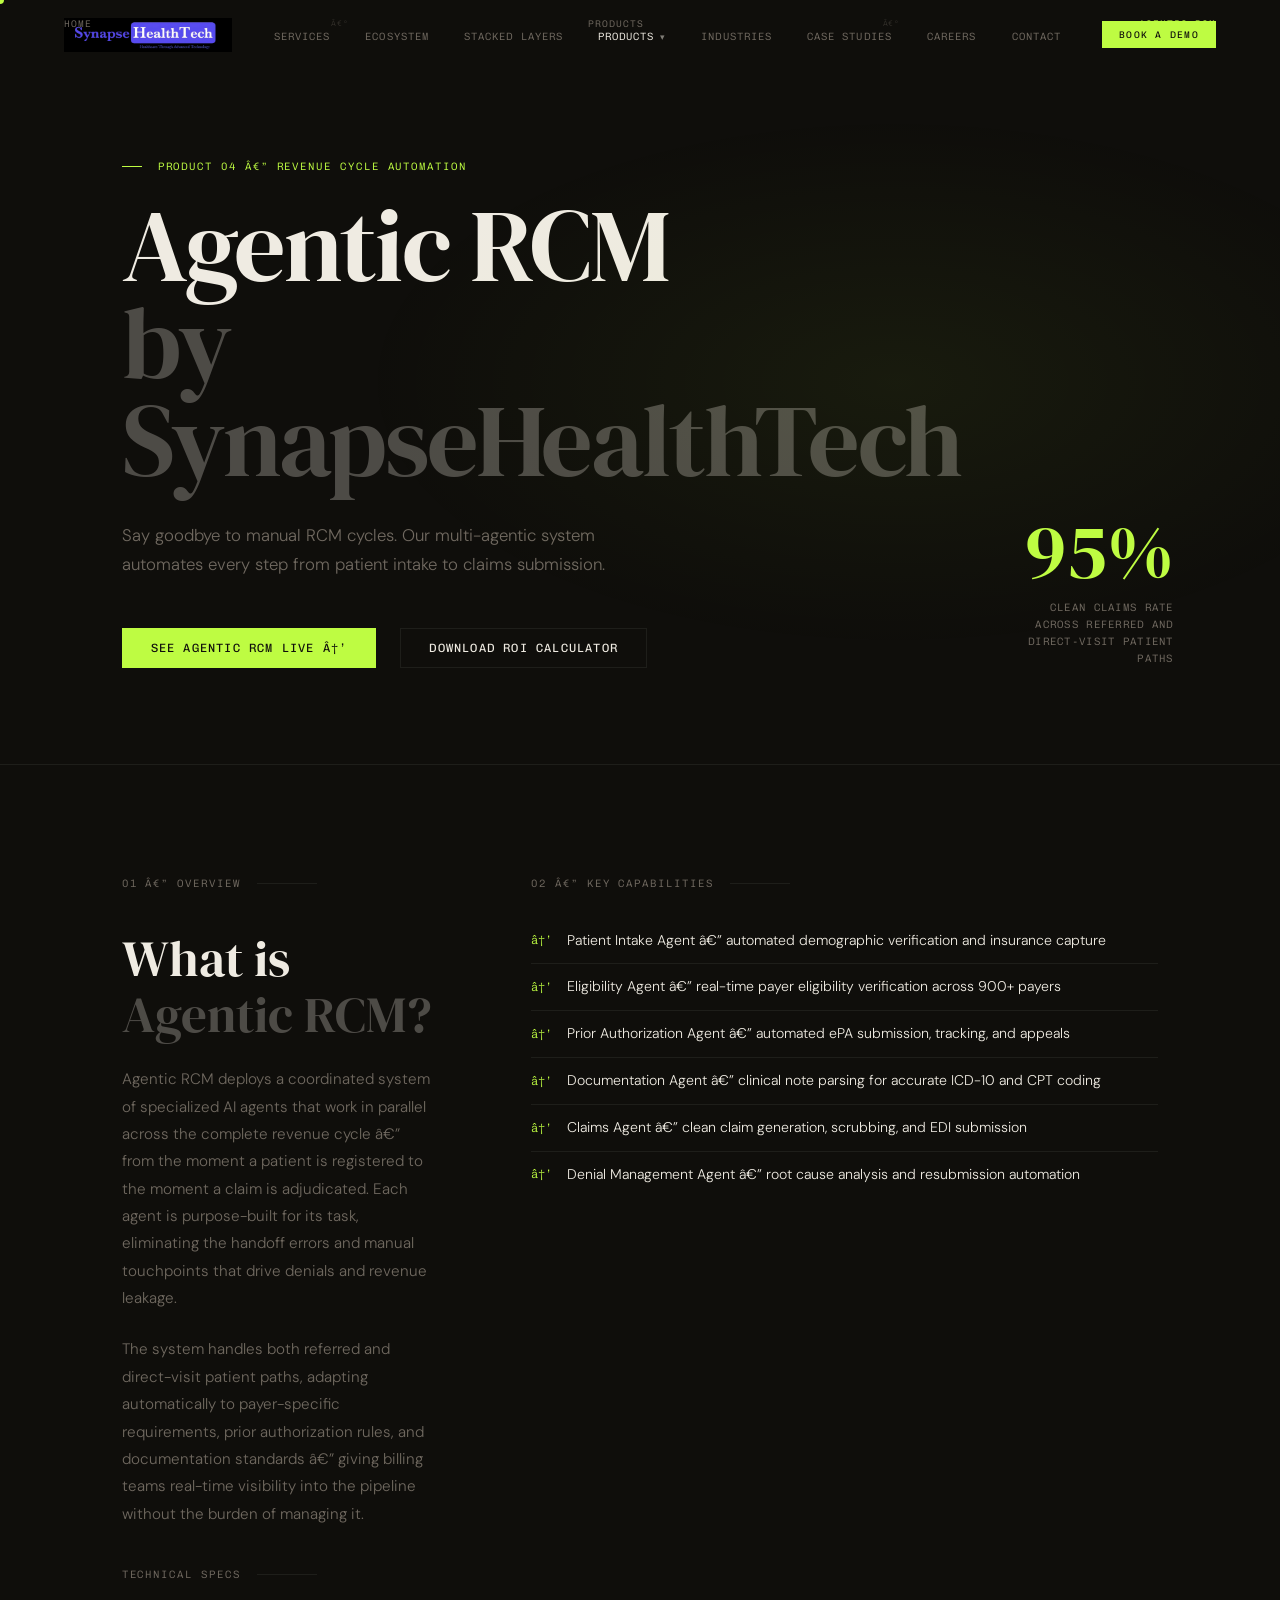
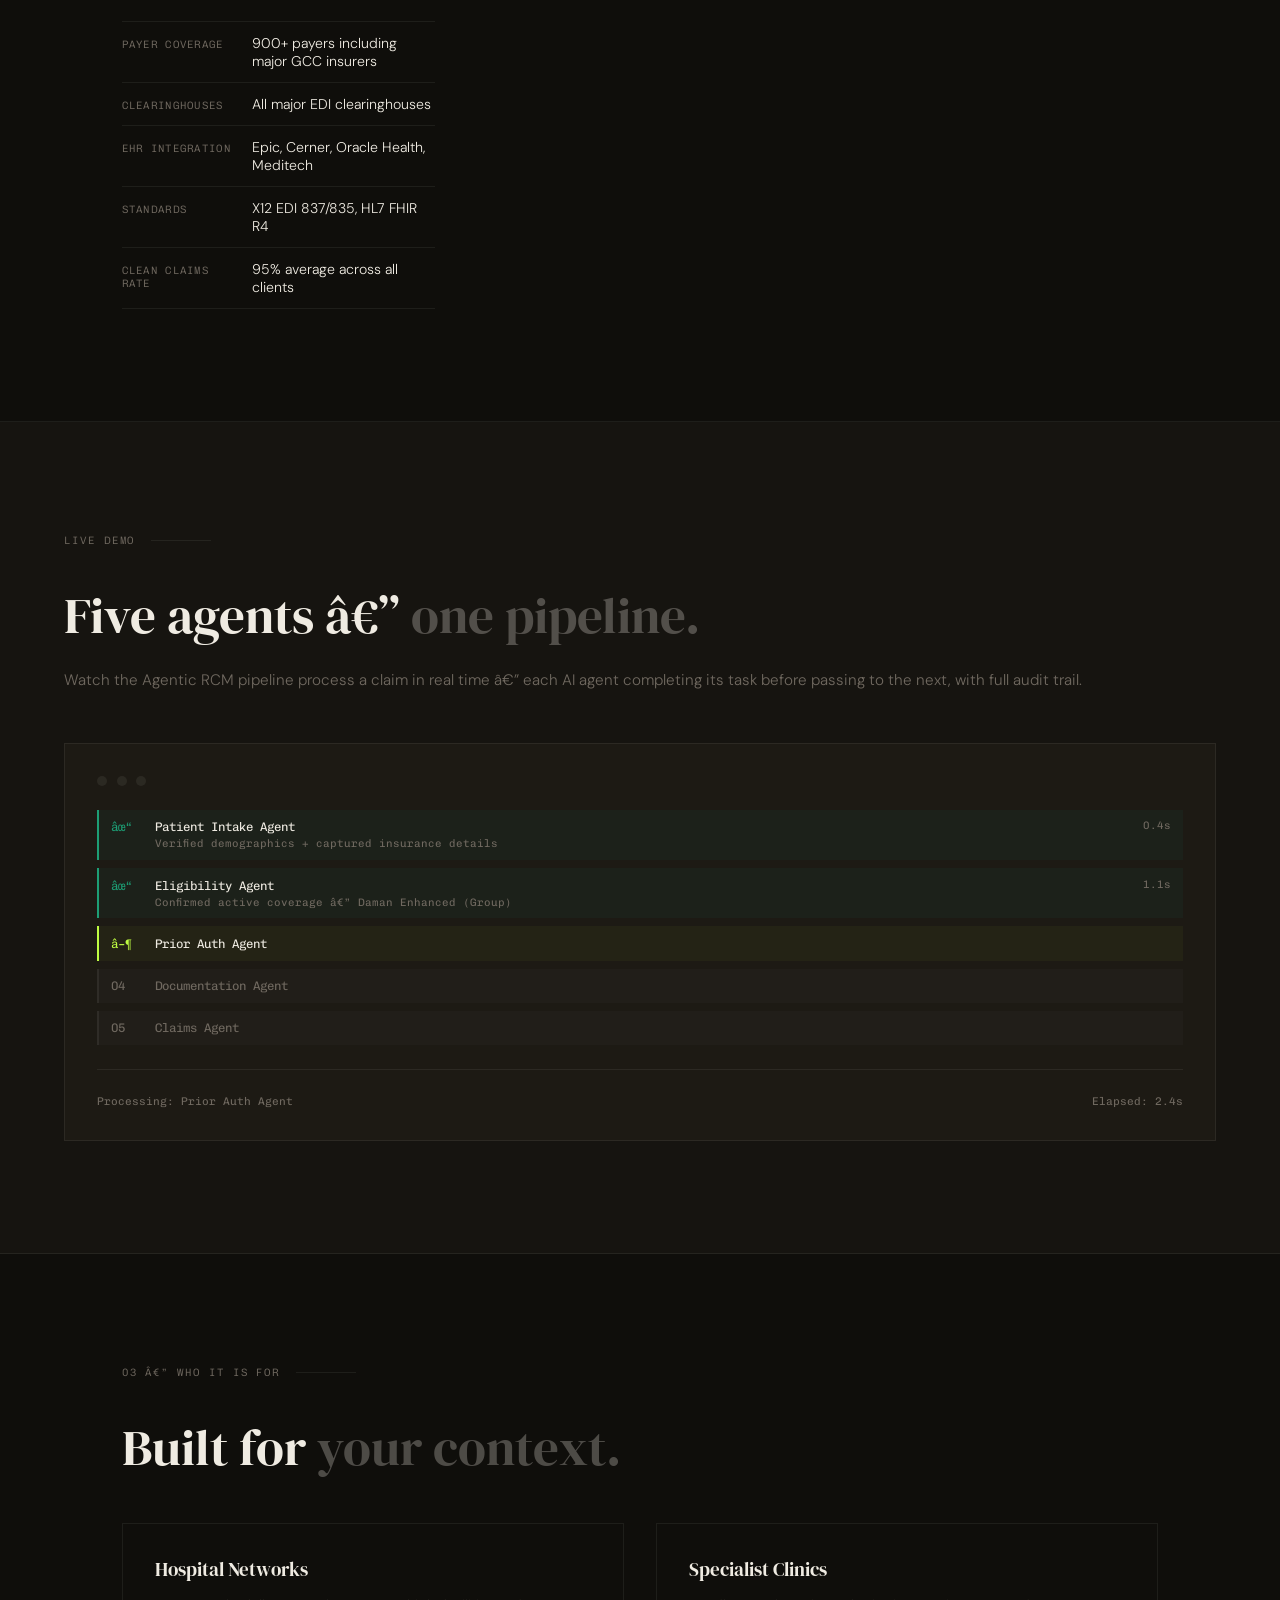
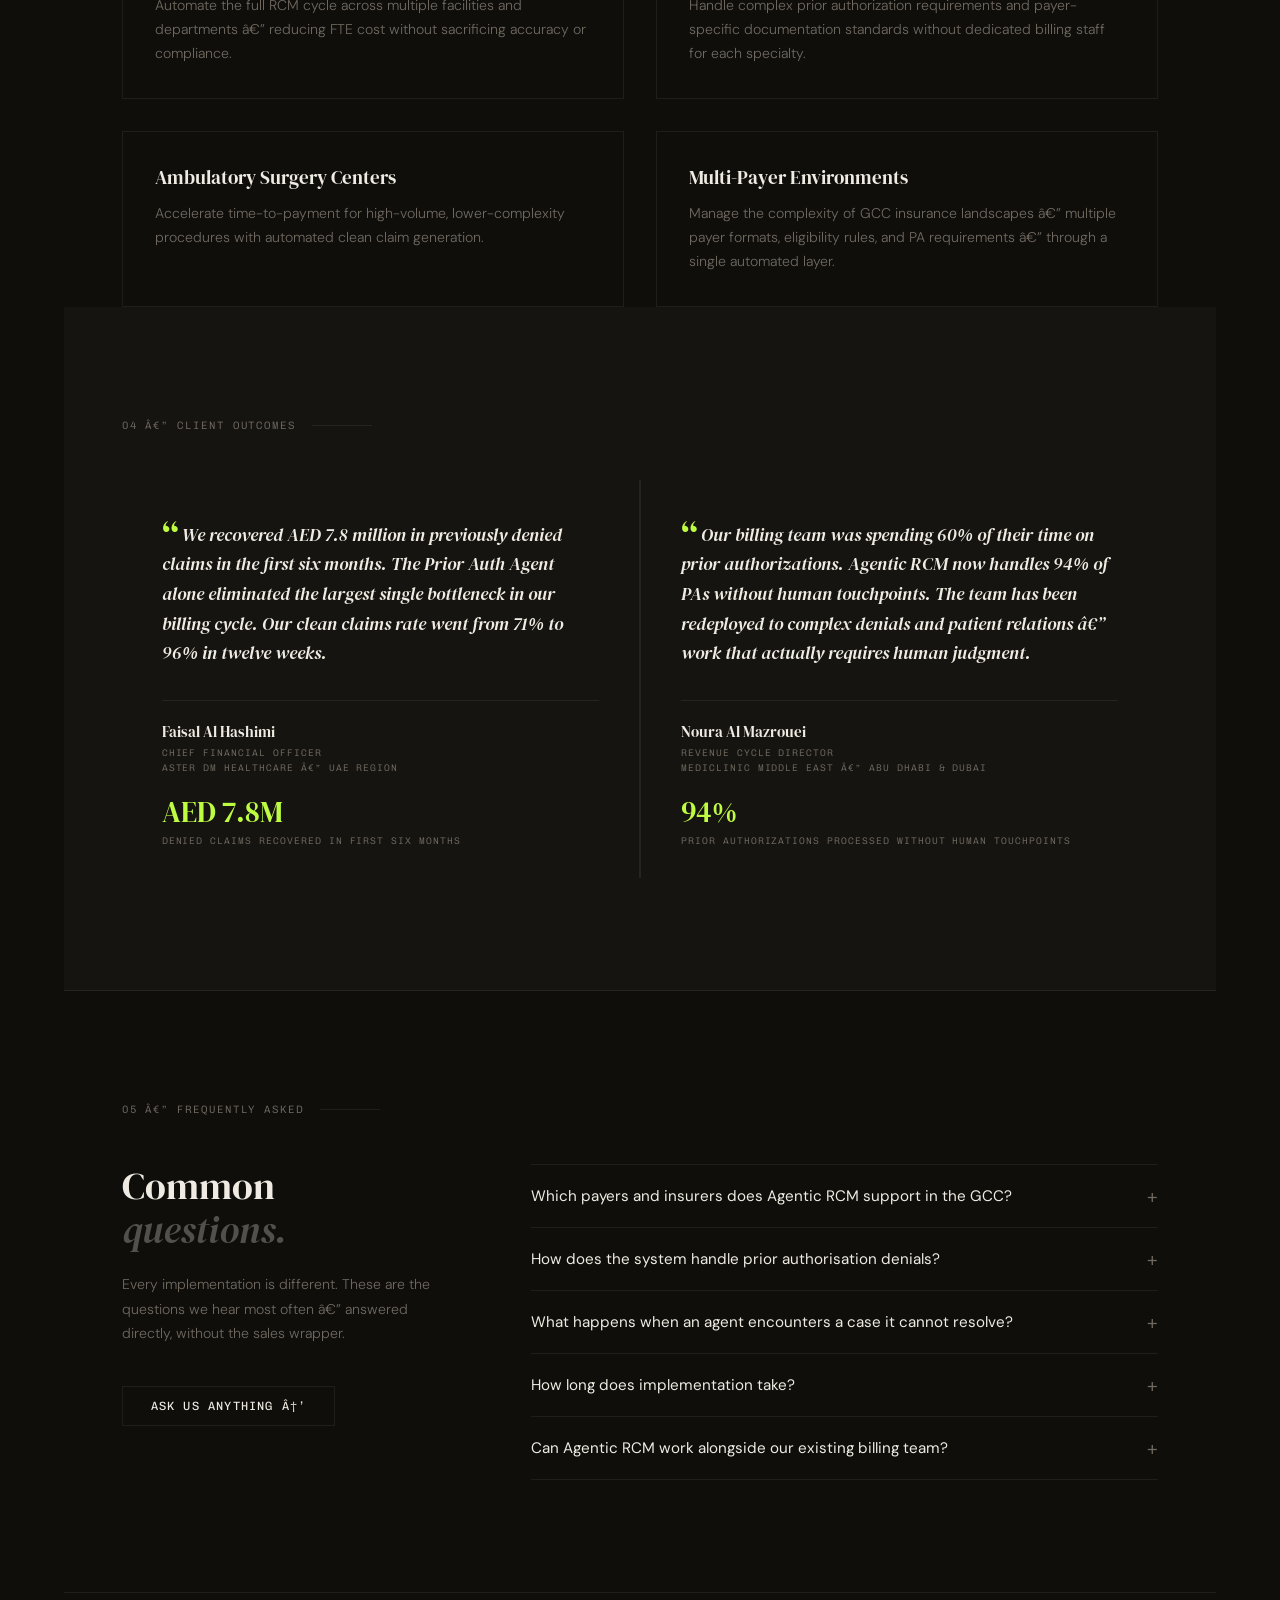
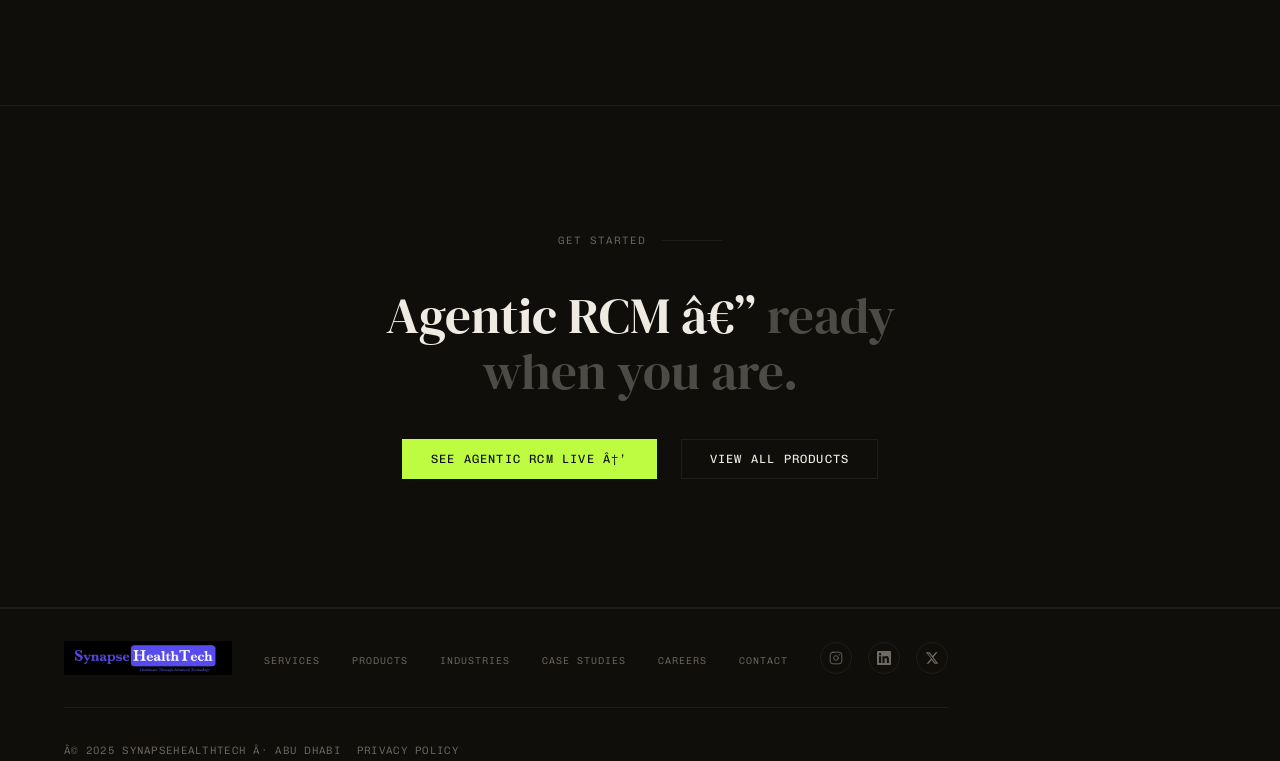
<file: agentic-rcm.html>
﻿<!DOCTYPE html>
<html lang="en">
<head>

<meta charset="UTF-8">
<meta name="viewport" content="width=device-width, initial-scale=1.0">
<meta name="description" content="Multi-agentic RCM achieves 95% clean claims rates. Automates patient intake, eligibility, prior authorisation, clinical documentation parsing, and claims submission.">
<meta property="og:type" content="website">
<meta property="og:title" content="Agentic RCM â€” Revenue Cycle Automation | SynapseHealthTech">
<meta property="og:description" content="Multi-agentic RCM achieves 95% clean claims rates. Automates patient intake, eligibility, prior authorisation, clinical documentation parsing, and claims submission.">
<meta property="og:url" content="https://synapsehealthtech.com/agentic-rcm/">
<meta property="og:image" content="https://synapsehealthtech.com/assets/og-cover.png">
<meta property="og:site_name" content="SynapseHealthTech">
<meta name="twitter:card" content="summary_large_image">
<meta name="twitter:title" content="Agentic RCM â€” Revenue Cycle Automation | SynapseHealthTech">
<meta name="twitter:description" content="Multi-agentic RCM achieves 95% clean claims rates. Automates patient intake, eligibility, prior authorisation, clinical documentation parsing, and claims submission.">
<meta name="twitter:image" content="https://synapsehealthtech.com/assets/og-cover.png">
<title>Agentic RCM â€” SynapseHealthTech</title>
<link rel="preconnect" href="https://fonts.googleapis.com">
<link rel="preconnect" href="https://fonts.gstatic.com" crossorigin>
<link href="https://fonts.googleapis.com/css2?family=DM+Serif+Display:ital@0;1&family=Chivo+Mono:wght@300;400&family=DM+Sans:opsz,wght@9..40,300;9..40,400;9..40,500&display=swap" rel="stylesheet">
<link rel="stylesheet" href="assets/synapse.css">
<link rel="stylesheet" href="assets/responsive.css">
<link rel="stylesheet" href="assets/additions.css">
</head>
<body>
<div id="dot"></div>
<nav id="nav">
  <a href="index.html" class="logo"><img src="assets/Logo_Hi_Res.png" alt="SynapseHealthTech" width="auto" height="34" loading="eager"></a>
  <ul class="nl"><li><a href="services.html">Services</a></li><li><a href="ecosystem.html">Ecosystem</a></li><li><a href="ecosystemlayer.html">Stacked Layers</a></li><li class="nl-drop"><a href="products.html"class="act">Products</a><div class="nl-menu"><a href="privasure.html" class="nl-menu-item"><span class="nl-menu-item-n">PrivaSure</span><span class="nl-menu-item-t">Healthcare Data Privacy</span></a><a href="dental.html" class="nl-menu-item"><span class="nl-menu-item-n">Dental PanoAI</span><span class="nl-menu-item-t">Dental Radiology AI</span></a><a href="pdcm.html" class="nl-menu-item"><span class="nl-menu-item-n">PDCM</span><span class="nl-menu-item-t">Post-Discharge Care Management</span></a><a href="agentic-rcm.html" class="nl-menu-item"><span class="nl-menu-item-n">Agentic RCM</span><span class="nl-menu-item-t">Revenue Cycle Automation</span></a></div></li><li><a href="industries.html">Industries</a></li><li><a href="case-studies.html">Case Studies</a></li><li><a href="careers.html">Careers</a></li><li><a href="contact.html">Contact</a></li></ul>
  <a href="contact.html" class="nav-demo">Book a Demo</a>
  <button id="menu-btn" aria-label="Open navigation" aria-expanded="false">
    <span></span><span></span><span></span>
  </button>
</nav><style>
.prod-hero{padding:10rem 5% 6rem;position:relative;overflow:hidden;border-bottom:1px solid var(--ln)}
.prod-hero-amb{position:absolute;top:0;left:0;right:0;bottom:0;background:radial-gradient(ellipse 60% 50% at 70% 50%,rgba(190,252,66,.055) 0%,transparent 70%);pointer-events:none}
.prod-pretag{font-family:'Chivo Mono',monospace;font-size:.67rem;font-weight:300;letter-spacing:.18em;text-transform:uppercase;color:var(--a);margin-bottom:1.5rem;display:flex;align-items:center;gap:1rem}
.prod-pretag::before{content:'';width:20px;height:1px;background:var(--a)}
.prod-hero-inner{max-width:1280px;margin:0 auto;display:grid;grid-template-columns:1fr auto;align-items:end;gap:4rem}
.prod-hero-h1{font-family:'DM Serif Display',serif;font-size:clamp(3.5rem,8vw,7rem);font-weight:400;line-height:.95;letter-spacing:-.02em;color:var(--fg)}
.prod-hero-h1 em{color:rgba(239,235,226,.28);font-style:normal}
.prod-hero-sub{font-size:1.05rem;font-weight:300;color:var(--sub);line-height:1.75;max-width:540px;margin-top:2rem}
.prod-kpi-block{text-align:right;flex-shrink:0}
.prod-kpi-n{font-family:'DM Serif Display',serif;font-size:clamp(3rem,6vw,5.5rem);font-weight:400;color:var(--a);line-height:1}
.prod-kpi-l{font-family:'Chivo Mono',monospace;font-size:.67rem;font-weight:300;letter-spacing:.12em;text-transform:uppercase;color:var(--sub);margin-top:.6rem;line-height:1.6}
.prod-hero-acts{display:flex;gap:1.5rem;margin-top:3rem;flex-wrap:wrap}
.prod-sec2{padding:7rem 5%;border-bottom:1px solid var(--ln)}
.prod-sec2-inner{max-width:1280px;margin:0 auto;display:grid;grid-template-columns:1fr 2fr;gap:6rem;align-items:start}
.prod-sec2-inner.three{grid-template-columns:1fr 1fr 1fr;gap:3rem}
.prod-sec-label{font-family:'Chivo Mono',monospace;font-size:.67rem;font-weight:300;letter-spacing:.18em;text-transform:uppercase;color:var(--sub);margin-bottom:2.5rem;display:flex;align-items:center;gap:1rem}
.prod-sec-label::after{content:'';flex:1;height:1px;background:var(--ln);max-width:60px}
.prod-sec-h2{font-family:'DM Serif Display',serif;font-size:clamp(2rem,4vw,3.2rem);font-weight:400;line-height:1.1;color:var(--fg);margin-bottom:1.5rem}
.prod-sec-h2 em{color:rgba(239,235,226,.28);font-style:normal}
.prod-body{font-size:.95rem;font-weight:300;color:var(--sub);line-height:1.8;margin-bottom:1.5rem}
.feat-list{list-style:none;display:flex;flex-direction:column;gap:.75rem;margin-top:.5rem}
.feat-item{font-size:.88rem;font-weight:300;color:var(--fg);display:flex;align-items:start;gap:.9rem;padding-bottom:.75rem;border-bottom:1px solid var(--ln);line-height:1.55}
.feat-item:last-child{border-bottom:none}
.feat-item::before{content:'â†’';font-family:'Chivo Mono',monospace;font-size:.75rem;color:var(--a);flex-shrink:0;margin-top:.15em}
.spec-grid{display:grid;gap:0}
.spec-row{display:grid;grid-template-columns:1fr 1.6fr;gap:1rem;padding:.75rem 0;border-bottom:1px solid var(--ln);align-items:baseline}
.spec-row:first-child{border-top:1px solid var(--ln)}
.spec-key{font-family:'Chivo Mono',monospace;font-size:.67rem;font-weight:300;letter-spacing:.12em;text-transform:uppercase;color:var(--sub)}
.spec-val{font-size:.88rem;font-weight:300;color:var(--fg)}
.use-grid{display:grid;grid-template-columns:1fr 1fr;gap:2rem}
.use-card{padding:2rem;border:1px solid var(--ln);transition:border-color .25s}
.use-card:hover{border-color:rgba(190,252,66,.25)}
.use-card-h{font-family:'DM Serif Display',serif;font-size:1.2rem;font-weight:400;color:var(--fg);margin-bottom:.75rem}
.use-card-p{font-size:.88rem;font-weight:300;color:var(--sub);line-height:1.7}
.demo-section{padding:7rem 5%;border-bottom:1px solid var(--ln);background:var(--bg2)}
.demo-inner{max-width:1280px;margin:0 auto}
.demo-window{border:1px solid var(--ln);background:var(--bg3);padding:2rem;margin-top:3rem;font-family:'Chivo Mono',monospace}
.demo-bar{display:flex;gap:.6rem;margin-bottom:1.5rem}
.demo-dot{width:10px;height:10px;border-radius:50%;background:var(--ln)}
</style>

<section class="prod-hero">
  <div class="prod-hero-amb"></div>
  <div class="ct">
    <nav class="breadcrumb" aria-label="breadcrumb">
    <a href="index.html">Home</a>
    <span class="breadcrumb-sep">â€º</span>
    <a href="products.html">Products</a>
    <span class="breadcrumb-sep">â€º</span>
    <span class="breadcrumb-curr">Agentic RCM</span>
  </nav>
    <div class="prod-pretag fade">Product 04 â€” Revenue Cycle Automation</div>
    <div class="prod-hero-inner">
      <div>
        <h1 class="prod-hero-h1 fade">Agentic RCM<br><em>by SynapseHealthTech</em></h1>
        <p class="prod-hero-sub fade d1">Say goodbye to manual RCM cycles. Our multi-agentic system automates every step from patient intake to claims submission.</p>
        <div class="prod-hero-acts fade d2">
          <a href="contact.html" class="btn-filled">See Agentic RCM live â†’</a>
          <a href="contact.html" class="btn-ghost">Download ROI calculator</a>
        </div>
      </div>
      <div class="prod-kpi-block fade d1">
        <div class="prod-kpi-n">95%</div>
        <div class="prod-kpi-l">Clean claims rate<br>across referred and<br>direct-visit patient paths</div>
      </div>
    </div>
  </div>
</section>

<!-- OVERVIEW + CAPABILITIES + SPECS -->
<section class="prod-sec2">
  <div class="ct">
    <div class="prod-sec2-inner">
      <div>
        <div class="prod-sec-label fade">01 â€” Overview</div>
        <h2 class="prod-sec-h2 fade">What is <em>Agentic RCM?</em></h2>
        <p class="prod-body fade">Agentic RCM deploys a coordinated system of specialized AI agents that work in parallel across the complete revenue cycle â€” from the moment a patient is registered to the moment a claim is adjudicated. Each agent is purpose-built for its task, eliminating the handoff errors and manual touchpoints that drive denials and revenue leakage.</p>
        <p class="prod-body fade">The system handles both referred and direct-visit patient paths, adapting automatically to payer-specific requirements, prior authorization rules, and documentation standards â€” giving billing teams real-time visibility into the pipeline without the burden of managing it.</p>
        <div style="margin-top:2.5rem">
          <div class="prod-sec-label fade">Technical specs</div>
          <div class="spec-grid fade"><div class="spec-row"><div class="spec-key">Payer Coverage</div><div class="spec-val">900+ payers including major GCC insurers</div></div>
<div class="spec-row"><div class="spec-key">Clearinghouses</div><div class="spec-val">All major EDI clearinghouses</div></div>
<div class="spec-row"><div class="spec-key">EHR Integration</div><div class="spec-val">Epic, Cerner, Oracle Health, Meditech</div></div>
<div class="spec-row"><div class="spec-key">Standards</div><div class="spec-val">X12 EDI 837/835, HL7 FHIR R4</div></div>
<div class="spec-row"><div class="spec-key">Clean Claims Rate</div><div class="spec-val">95% average across all clients</div></div></div>
        </div>
      </div>
      <div>
        <div class="prod-sec-label fade">02 â€” Key capabilities</div>
        <ul class="feat-list"><li class="feat-item">Patient Intake Agent â€” automated demographic verification and insurance capture</li>
<li class="feat-item">Eligibility Agent â€” real-time payer eligibility verification across 900+ payers</li>
<li class="feat-item">Prior Authorization Agent â€” automated ePA submission, tracking, and appeals</li>
<li class="feat-item">Documentation Agent â€” clinical note parsing for accurate ICD-10 and CPT coding</li>
<li class="feat-item">Claims Agent â€” clean claim generation, scrubbing, and EDI submission</li>
<li class="feat-item">Denial Management Agent â€” root cause analysis and resubmission automation</li></ul>
      </div>
    </div>
  </div>
</section>

<div class="demo-section">
  <div class="demo-inner">
    <div class="prod-sec-label fade">Live demo</div>
    <div class="prod-sec-h2 fade">Five agents â€” <em>one pipeline.</em></div>
    <p class="prod-body fade">Watch the Agentic RCM pipeline process a claim in real time â€” each AI agent completing its task before passing to the next, with full audit trail.</p>
    <div class="demo-window fade d1">
      <div class="demo-bar"><div class="demo-dot"></div><div class="demo-dot"></div><div class="demo-dot"></div></div>
      <div id="rcm-pipeline" style="font-size:.78rem;display:flex;flex-direction:column;gap:.5rem"></div>
      <div style="margin-top:1.5rem;padding-top:1.5rem;border-top:1px solid var(--ln);display:flex;justify-content:space-between;font-size:.7rem;color:var(--sub)">
        <span id="rcm-status">Initializing pipeline...</span>
        <span id="rcm-time">Elapsed: 0.0s</span>
      </div>
    </div>
  </div>
</div>
<script>
const rcmAgents=[
  {name:'Patient Intake Agent',task:'Verified demographics + captured insurance details',time:'0.4s',icon:'01'},
  {name:'Eligibility Agent',task:'Confirmed active coverage â€” Daman Enhanced (Group)',time:'1.1s',icon:'02'},
  {name:'Prior Auth Agent',task:'ePA submitted and approved â€” Auth #DA-2024-88341',time:'3.8s',icon:'03'},
  {name:'Documentation Agent',task:'Parsed clinical notes â†’ ICD-10: M54.5, CPT: 99214',time:'0.9s',icon:'04'},
  {name:'Claims Agent',task:'Clean claim generated + submitted via EDI 837P',time:'0.3s',icon:'05'},
];
let ra=0,elapsed=0,tickTimer=null,advTimer=null;

function renderRCM(){
  var pipeline=document.getElementById('rcm-pipeline');
  var status=document.getElementById('rcm-status');
  if(!pipeline)return;
  pipeline.innerHTML=rcmAgents.map(function(a,i){
    var done=i<ra;
    var active=i===ra;
    var bg=done?'rgba(29,158,117,.06)':active?'rgba(190,252,66,.04)':'rgba(255,255,255,.02)';
    var border=done?'#1D9E75':active?'var(--a)':'var(--ln)';
    var iconColor=done?'#1D9E75':active?'var(--a)':'var(--sub)';
    var iconLabel=done?'âœ“':active?'â–¶':a.icon;
    var nameColor=done||active?'var(--fg)':'var(--sub)';
    var taskLine=done?('<div style="color:var(--sub);font-size:.68rem;margin-top:.2rem">'+a.task+'</div>'):'';
    var timeLabel=done?a.time:'';
    return '<div style="display:grid;grid-template-columns:2rem 1fr auto;gap:.75rem;padding:.6rem .75rem;background:'+bg+';border-left:2px solid '+border+'">'
      +'<span style="color:'+iconColor+';font-family:Chivo Mono,monospace">'+iconLabel+'</span>'
      +'<div><div style="color:'+nameColor+'">'+a.name+'</div>'+taskLine+'</div>'
      +'<span style="color:var(--sub);font-size:.68rem">'+timeLabel+'</span>'
      +'</div>';
  }).join('');
  if(status){
    status.textContent=ra<rcmAgents.length
      ?'Processing: '+rcmAgents[ra].name
      :'âœ“ Claim submitted â€” clean claim, no edits required';
  }
}

function tick(){
  elapsed=Math.round((elapsed+0.1)*10)/10;
  var el=document.getElementById('rcm-time');
  if(el)el.textContent='Elapsed: '+elapsed.toFixed(1)+'s';
}

function stopAll(){
  if(tickTimer){clearInterval(tickTimer);tickTimer=null;}
  if(advTimer){clearInterval(advTimer);advTimer=null;}
}

function startCycle(){
  ra=0;elapsed=0;
  renderRCM();
  tickTimer=setInterval(tick,100);
  advTimer=setInterval(function(){
    if(ra<rcmAgents.length){
      ra++;
      renderRCM();
    } else {
      stopAll();
      setTimeout(function(){startCycle();},3500);
    }
  },1100);
}

setTimeout(function(){startCycle();},600);
</script>

<!-- USE CASES -->
<section class="prod-sec2">
  <div class="ct">
    <div class="prod-sec-label fade">03 â€” Who it is for</div>
    <h2 class="prod-sec-h2 fade">Built for <em>your context.</em></h2>
    <div class="use-grid" style="margin-top:3rem"><div class="use-card fade"><div class="use-card-h">Hospital Networks</div><p class="use-card-p">Automate the full RCM cycle across multiple facilities and departments â€” reducing FTE cost without sacrificing accuracy or compliance.</p></div>
<div class="use-card fade"><div class="use-card-h">Specialist Clinics</div><p class="use-card-p">Handle complex prior authorization requirements and payer-specific documentation standards without dedicated billing staff for each specialty.</p></div>
<div class="use-card fade"><div class="use-card-h">Ambulatory Surgery Centers</div><p class="use-card-p">Accelerate time-to-payment for high-volume, lower-complexity procedures with automated clean claim generation.</p></div>
<div class="use-card fade"><div class="use-card-h">Multi-Payer Environments</div><p class="use-card-p">Manage the complexity of GCC insurance landscapes â€” multiple payer formats, eligibility rules, and PA requirements â€” through a single automated layer.</p></div></div>
  </div>
<section class="testi-section">
  <div class="testi-inner">
    <div class="prod-sec-label fade">04 â€” Client outcomes</div>
    <div class="testi-grid">
      <div class="testi-card fade">
        <p class="testi-q">We recovered AED 7.8 million in previously denied claims in the first six months. The Prior Auth Agent alone eliminated the largest single bottleneck in our billing cycle. Our clean claims rate went from 71% to 96% in twelve weeks.</p>
        <div class="testi-meta">
          <div class="testi-name">Faisal Al Hashimi</div>
          <div class="testi-role">Chief Financial Officer<br>Aster DM Healthcare â€” UAE Region</div>
          <div class="testi-outcome">AED 7.8M</div>
          <div class="testi-outcome-l">Denied claims recovered in first six months</div>
        </div>
      </div>
      <div class="testi-card fade d1">
        <p class="testi-q">Our billing team was spending 60% of their time on prior authorizations. Agentic RCM now handles 94% of PAs without human touchpoints. The team has been redeployed to complex denials and patient relations â€” work that actually requires human judgment.</p>
        <div class="testi-meta">
          <div class="testi-name">Noura Al Mazrouei</div>
          <div class="testi-role">Revenue Cycle Director<br>Mediclinic Middle East â€” Abu Dhabi &amp; Dubai</div>
          <div class="testi-outcome">94%</div>
          <div class="testi-outcome-l">Prior authorizations processed without human touchpoints</div>
        </div>
      </div>
    </div>
  </div>
</section>

<section class="faq-section">
  <div class="faq-inner">
    <div class="prod-sec-label fade">05 â€” Frequently asked</div>
    <div class="faq-layout">
      <div>
        <h2 class="faq-intro-h fade">Common <em>questions.</em></h2>
        <p class="faq-intro-p fade">Every implementation is different. These are the questions we hear most often â€” answered directly, without the sales wrapper.</p>
        <div style="margin-top:2.5rem" class="fade d1">
          <a href="contact.html" class="btn-ghost" style="display:inline-flex">Ask us anything â†’</a>
        </div>
      </div>
      <div class="faq-list">
    <div class="faq-item">
      <div class="faq-q"><span class="faq-q-text">Which payers and insurers does Agentic RCM support in the GCC?</span><span class="faq-icon">+</span></div>
      <div class="faq-a"><p class="faq-a-text">Agentic RCM is pre-configured for all major GCC insurers â€” Daman, AXA Gulf, MetLife, Bupa Arabia, Tawuniya, Nextcare, and all direct-billing payers across the UAE, Saudi Arabia, Bahrain, Kuwait, and Qatar. The system also connects to all major international payers and clearinghouses for cross-border billing. New payer configurations are typically added within 5 business days upon request.</p></div>
    </div>
    <div class="faq-item">
      <div class="faq-q"><span class="faq-q-text">How does the system handle prior authorisation denials?</span><span class="faq-icon">+</span></div>
      <div class="faq-a"><p class="faq-a-text">The Denial Management Agent automatically analyses every denial, classifies the root cause (medical necessity, eligibility gap, incorrect code, documentation missing), and generates the appropriate resubmission or appeal package. For denials that require clinical documentation, the system drafts a clinical justification letter based on the parsed EHR notes for physician review before submission. Average denial overturn rate across our client base is 68%.</p></div>
    </div>
    <div class="faq-item">
      <div class="faq-q"><span class="faq-q-text">What happens when an agent encounters a case it cannot resolve?</span><span class="faq-icon">+</span></div>
      <div class="faq-a"><p class="faq-a-text">Every agent has a defined confidence threshold. When a case falls below that threshold â€” typically due to incomplete data, payer-specific rules not in the training set, or a novel denial type â€” the case is flagged and routed to a human reviewer with a full context summary. The case is never dropped or silently failed. All escalations are tracked in the audit log, and the reviewer's resolution feeds back into the agent's improvement cycle.</p></div>
    </div>
    <div class="faq-item">
      <div class="faq-q"><span class="faq-q-text">How long does implementation take?</span><span class="faq-icon">+</span></div>
      <div class="faq-a"><p class="faq-a-text">Standard implementations with Epic or Cerner integrations are complete in 6â€“8 weeks: 2 weeks for EHR integration and data mapping, 2 weeks for payer credential configuration and sandbox testing, 2 weeks for parallel running alongside existing workflows, and go-live. Implementations with legacy or non-standard billing systems are scoped individually but typically run 10â€“14 weeks.</p></div>
    </div>
    <div class="faq-item">
      <div class="faq-q"><span class="faq-q-text">Can Agentic RCM work alongside our existing billing team?</span><span class="faq-icon">+</span></div>
      <div class="faq-a"><p class="faq-a-text">Yes â€” and this is how most clients start. Agentic RCM is designed as an augmentation layer, not a replacement system. Your billing team retains full oversight through the dashboard and handles the escalated cases the agents flag. Over time, as the system learns your payer mix and documentation patterns, the volume of manual touchpoints decreases. Most clients see 60â€“80% reduction in manual billing steps within the first 90 days.</p></div>
    </div>
      </div>
    </div>
  </div>
</section>

</section>

<!-- CTA -->
<section style="padding:8rem 5%;text-align:center;border-bottom:1px solid var(--ln)">
  <div class="ct">
    <div class="prod-sec-label fade" style="justify-content:center">Get started</div>
    <h2 class="prod-sec-h2 fade" style="text-align:center;max-width:600px;margin:0 auto 2.5rem">Agentic RCM â€” <em>ready when you are.</em></h2>
    <div style="display:flex;gap:1.5rem;justify-content:center;flex-wrap:wrap" class="fade d1">
      <a href="contact.html" class="btn-filled">See Agentic RCM live â†’</a>
      <a href="products.html" class="btn-ghost">View all products</a>
    </div>
  </div>
</section>

<style>
@media(max-width:767px){
  .prod-hero-inner{grid-template-columns:1fr!important;gap:2rem!important}
  .prod-kpi-block{text-align:left!important}
  .prod-sec2-inner{grid-template-columns:1fr!important;gap:3rem!important}
  .use-grid{grid-template-columns:1fr!important}
  .prod-hero{padding:8rem 5% 4rem}
}
</style>

<footer>
  <div class="ft-top">
    <a href="index.html" class="logo"><img src="assets/Logo_Hi_Res.png" alt="SynapseHealthTech"></a>
    <ul class="fl"><li><a href="services.html">Services</a></li><li><a href="products.html">Products</a></li><li><a href="industries.html">Industries</a></li><li><a href="case-studies.html">Case Studies</a></li><li><a href="careers.html">Careers</a></li><li><a href="contact.html">Contact</a></li></ul>
    <div class="footer-social">
      <a href="https://instagram.com/synapsehealthtech" target="_blank" rel="noopener" aria-label="Instagram"><svg viewBox="0 0 24 24" fill="none" stroke="currentColor" stroke-width="1.5" stroke-linecap="round" stroke-linejoin="round"><rect x="2" y="2" width="20" height="20" rx="5" ry="5"/><circle cx="12" cy="12" r="4"/><circle cx="17.5" cy="6.5" r="1" fill="currentColor" stroke="none"/></svg></a>
      <a href="https://linkedin.com/company/synapsehealthtech" target="_blank" rel="noopener" aria-label="LinkedIn"><svg viewBox="0 0 24 24" fill="currentColor"><path d="M20.447 20.452h-3.554v-5.569c0-1.328-.027-3.037-1.852-3.037-1.853 0-2.136 1.445-2.136 2.939v5.667H9.351V9h3.414v1.561h.046c.477-.9 1.637-1.85 3.37-1.85 3.601 0 4.267 2.37 4.267 5.455v6.286zM5.337 7.433a2.062 2.062 0 01-2.063-2.065 2.064 2.064 0 112.063 2.065zm1.782 13.019H3.555V9h3.564v11.452zM22.225 0H1.771C.792 0 0 .774 0 1.729v20.542C0 23.227.792 24 1.771 24h20.451C23.2 24 24 23.227 24 22.271V1.729C24 .774 23.2 0 22.222 0h.003z"/></svg></a>
      <a href="https://x.com/synapseHT" target="_blank" rel="noopener" aria-label="X (Twitter)"><svg viewBox="0 0 24 24" fill="currentColor"><path d="M18.244 2.25h3.308l-7.227 8.26 8.502 11.24H16.17l-4.714-6.231-5.401 6.231H2.746l7.73-8.835L1.254 2.25H8.08l4.713 6.23zm-1.161 17.52h1.833L7.084 4.126H5.117z"/></svg></a>
    </div>
  </div>
  <div class="ft-bottom">
    <span class="fc">Â© 2025 SynapseHealthTech Â· Abu Dhabi</span>
    <a href="#" class="fc-link">Privacy Policy</a>
  </div>
</footer>
<script>
const dot=document.getElementById('dot');
document.addEventListener('mousemove',e=>{dot.style.left=e.clientX+'px';dot.style.top=e.clientY+'px'});
document.querySelectorAll('a,.sr,.pr,.ind-item,.role-row,.cert').forEach(el=>{el.addEventListener('mouseenter',()=>document.body.classList.add('lh'));el.addEventListener('mouseleave',()=>document.body.classList.remove('lh'))});
const nav=document.getElementById('nav');
window.addEventListener('scroll',()=>nav.classList.toggle('dim',scrollY>80),{passive:true});
const io=new IntersectionObserver(entries=>entries.forEach(e=>{if(e.isIntersecting){e.target.classList.add('on');io.unobserve(e.target)}}),{threshold:0.1});
document.querySelectorAll('.fade').forEach(el=>io.observe(el));
// Hamburger
const menuBtn=document.getElementById('menu-btn');
if(menuBtn){menuBtn.addEventListener('click',()=>{const open=document.body.classList.toggle('menu-open');menuBtn.setAttribute('aria-expanded',open);document.body.style.overflow=open?'hidden':''});document.querySelectorAll('.nl a').forEach(a=>{a.addEventListener('click',()=>{document.body.classList.remove('menu-open');document.body.style.overflow='';menuBtn.setAttribute('aria-expanded',false)})});document.addEventListener('keydown',e=>{if(e.key==='Escape'&&document.body.classList.contains('menu-open')){document.body.classList.remove('menu-open');document.body.style.overflow='';menuBtn.setAttribute('aria-expanded',false)}});}
if(window.matchMedia('(hover: none)').matches){const d=document.getElementById('dot');if(d)d.style.display='none';}

// â”€â”€ PRODUCTS DROPDOWN â”€â”€
document.querySelectorAll('.nl-drop').forEach(function(d){
  d.addEventListener('mouseenter',function(){d.classList.add('open')});
  d.addEventListener('mouseleave',function(){d.classList.remove('open')});
});

// â”€â”€ FAQ ACCORDION â”€â”€
document.querySelectorAll('.faq-item').forEach(function(item){
  item.querySelector('.faq-q').addEventListener('click',function(){
    var isOpen=item.classList.contains('open');
    document.querySelectorAll('.faq-item').forEach(function(i){i.classList.remove('open')});
    if(!isOpen)item.classList.add('open');
  });
});
</script>
</body>
</html>
</file>
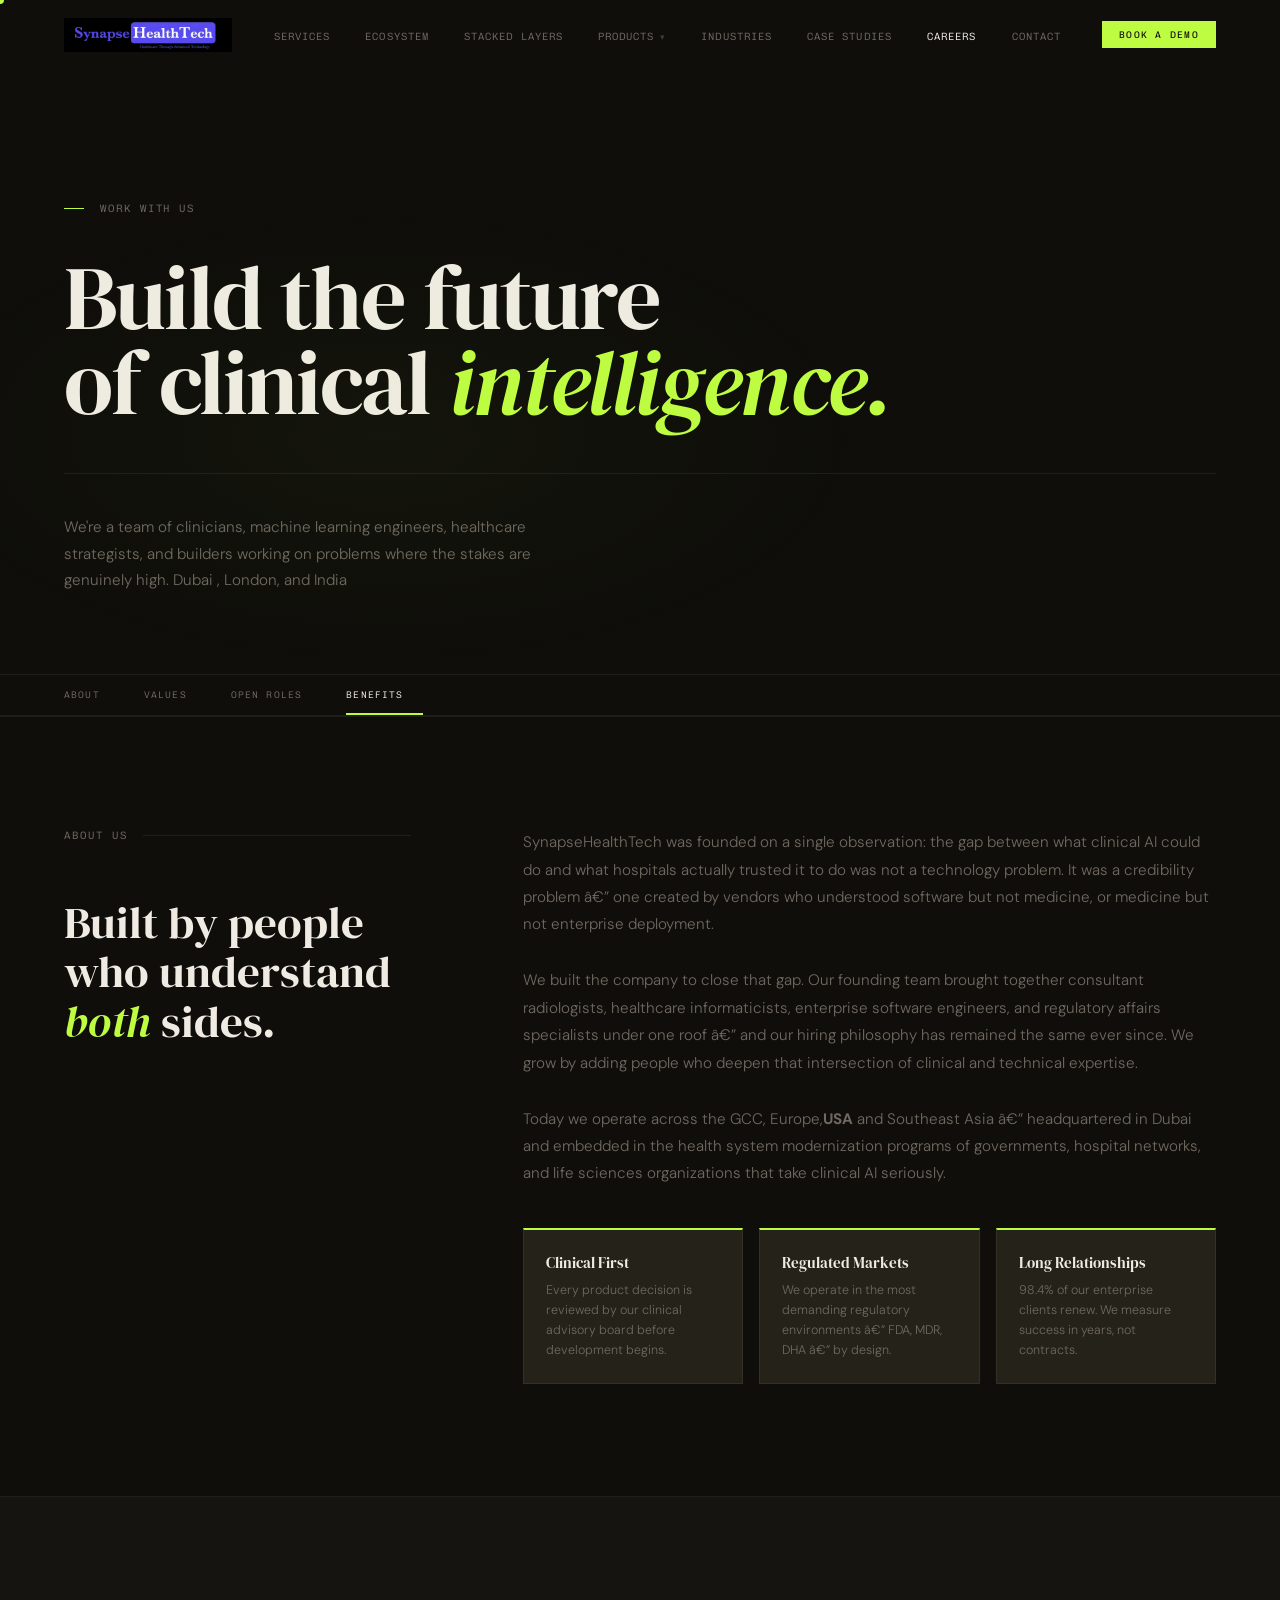
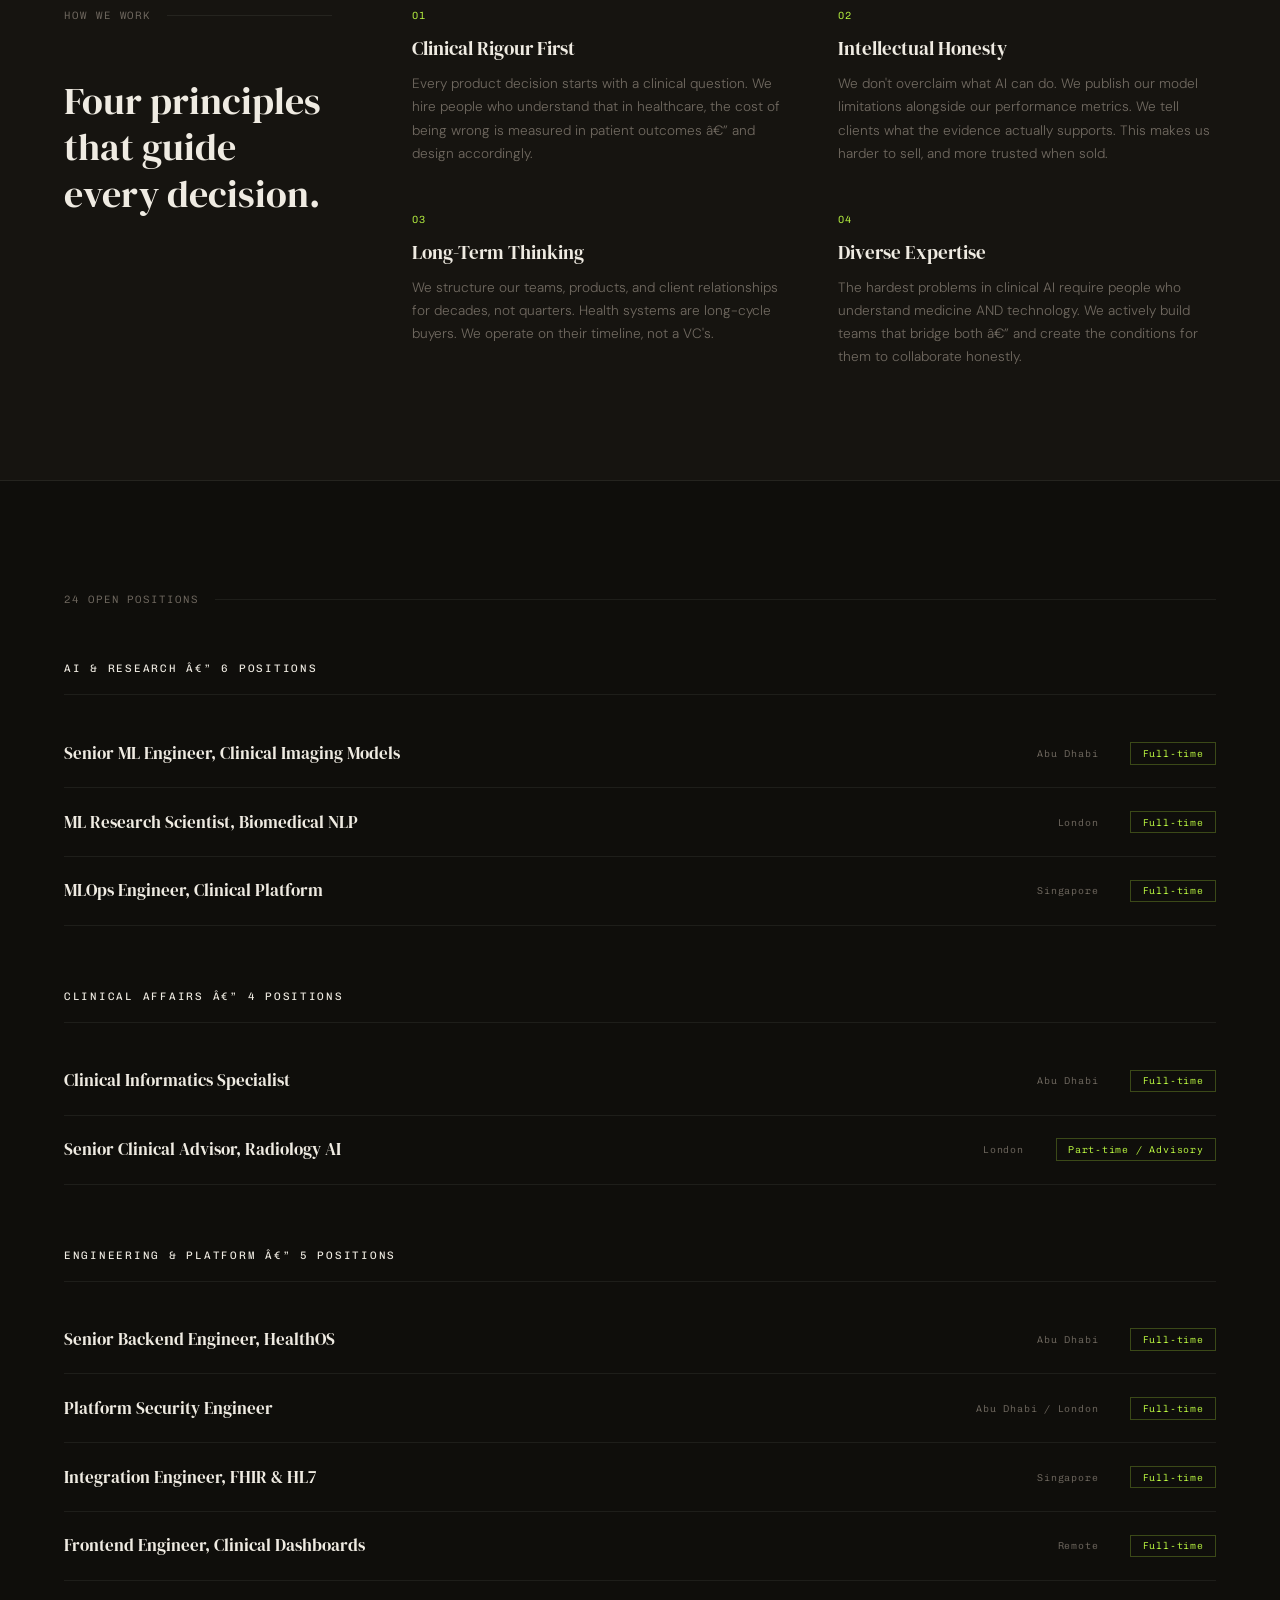
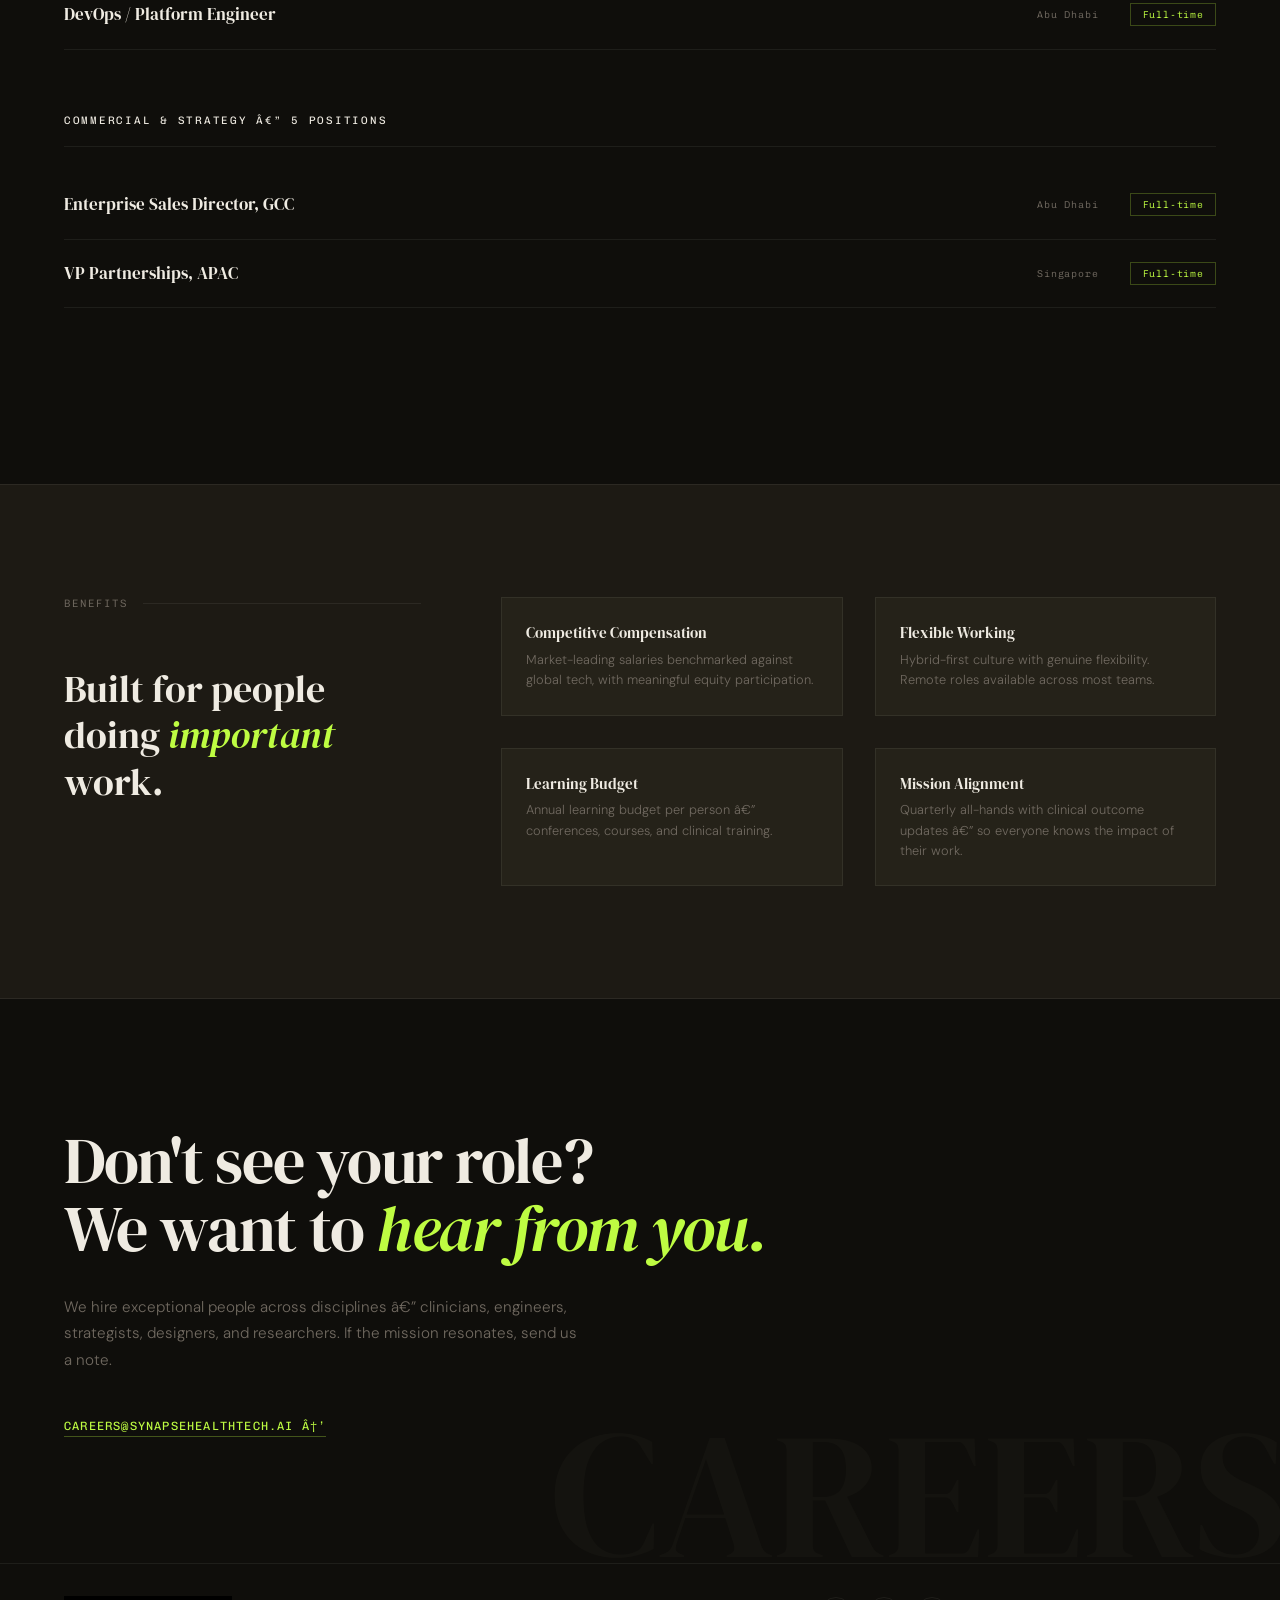
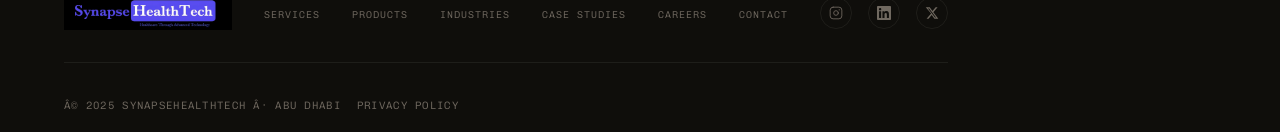
<file: careers.html>
﻿<!DOCTYPE html>
<html lang="en">
<head>

<meta charset="UTF-8"><meta name="viewport" content="width=device-width, initial-scale=1.0">
<meta name="description" content="Join SynapseHealthTech â€” building clinical AI that health systems trust. Roles in ML Engineering, Clinical Research, Product, and Enterprise Sales across Abu Dhabi, London, and Singapore.">
<meta property="og:type" content="website">
<meta property="og:title" content="Careers â€” SynapseHealthTech">
<meta property="og:description" content="Join SynapseHealthTech â€” building clinical AI that health systems trust. Roles in ML Engineering, Clinical Research, Product, and Enterprise Sales across Abu Dhabi, London, and Singapore.">
<meta property="og:url" content="https://synapsehealthtech.com/careers/">
<meta property="og:image" content="https://synapsehealthtech.com/assets/og-cover.png">
<meta property="og:site_name" content="SynapseHealthTech">
<meta name="twitter:card" content="summary_large_image">
<meta name="twitter:title" content="Careers â€” SynapseHealthTech">
<meta name="twitter:description" content="Join SynapseHealthTech â€” building clinical AI that health systems trust. Roles in ML Engineering, Clinical Research, Product, and Enterprise Sales across Abu Dhabi, London, and Singapore.">
<meta name="twitter:image" content="https://synapsehealthtech.com/assets/og-cover.png">
<title>Careers â€” SynapseHealthTech</title>
<link rel="preconnect" href="https://fonts.googleapis.com">
<link rel="preconnect" href="https://fonts.gstatic.com" crossorigin>
<link href="https://fonts.googleapis.com/css2?family=DM+Serif+Display:ital@0;1&family=Chivo+Mono:wght@300;400&family=DM+Sans:opsz,wght@9..40,300;9..40,400;9..40,500&display=swap" rel="stylesheet">
<style>
:root{--bg:#0F0E0B;--bg2:#161410;--bg3:#1D1A14;--fg:#EFEBE2;--sub:#706960;--faint:#252219;--a:#BEFC42;--ln:rgba(239,235,226,.07);--lnh:rgba(239,235,226,.14)}
*,*::before,*::after{box-sizing:border-box;margin:0;padding:0}
html{scroll-behavior:smooth}
body{font-family:'DM Sans',sans-serif;background:var(--bg);color:var(--fg);overflow-x:hidden;cursor:none;opacity:0;animation:pi .45s .1s ease forwards}
@keyframes pi{to{opacity:1}}
#dot{position:fixed;width:8px;height:8px;background:var(--a);border-radius:50%;pointer-events:none;z-index:9999;transform:translate(-50%,-50%);mix-blend-mode:exclusion;transition:width .2s,height .2s}
body.lh #dot{width:30px;height:30px}
nav{position:fixed;top:0;left:0;right:0;z-index:200;display:flex;align-items:center;justify-content:space-between;padding:1.1rem 5%;transition:background .4s}
nav.dim{background:rgba(15,14,11,.88);backdrop-filter:blur(16px)}
.logo img{height:34px;mix-blend-mode:screen;display:block}
.nl{display:flex;gap:2.2rem;list-style:none}
.nl a{font-family:'Chivo Mono',monospace;font-size:.66rem;font-weight:300;letter-spacing:.1em;text-transform:uppercase;color:var(--sub);text-decoration:none;transition:color .2s;cursor:none}
.nl a:hover,.nl a.act{color:var(--fg)}
.ct{max-width:1280px;margin:0 auto;padding:0 5%}
.sl{font-family:'Chivo Mono',monospace;font-size:.67rem;font-weight:300;letter-spacing:.18em;text-transform:uppercase;color:var(--sub);margin-bottom:3.5rem;display:flex;align-items:center;gap:1rem}
.sl::after{content:'';flex:1;height:1px;background:var(--ln)}
.fade{opacity:0;transform:translateY(22px);transition:opacity .8s ease,transform .8s ease}
.fade.on{opacity:1;transform:none}
.d1{transition-delay:.1s}.d2{transition-delay:.2s}.d3{transition-delay:.3s}
footer{padding:2.5rem 5%;border-top:1px solid var(--ln);display:flex;align-items:center;justify-content:space-between;flex-wrap:wrap;gap:1rem}
.fl{display:flex;gap:2rem;list-style:none;flex-wrap:wrap}
.fl a{font-family:'Chivo Mono',monospace;font-size:.62rem;font-weight:300;letter-spacing:.1em;text-transform:uppercase;color:var(--sub);text-decoration:none;cursor:none;transition:color .2s}
.fl a:hover{color:var(--fg)}
.fc{font-family:'Chivo Mono',monospace;font-size:.62rem;color:var(--sub)}

/* HERO */
#phero{min-height:75vh;display:flex;flex-direction:column;justify-content:flex-end;padding:0 5% 5rem;border-bottom:1px solid var(--ln);position:relative;overflow:hidden}
.ph-amb{position:absolute;inset:0;pointer-events:none;background:radial-gradient(ellipse 55% 50% at 30% 65%,rgba(190,252,66,.03) 0%,transparent 70%)}
.ph-pre{font-family:'Chivo Mono',monospace;font-size:.67rem;font-weight:300;letter-spacing:.18em;text-transform:uppercase;color:var(--sub);margin-bottom:2.5rem;display:flex;align-items:center;gap:1rem}
.ph-pre::before{content:'';width:20px;height:1px;background:var(--a)}
.ph-h1{font-family:'DM Serif Display',serif;font-size:clamp(3rem,7vw,6.5rem);font-weight:400;line-height:.95;letter-spacing:-.02em;margin-bottom:3rem}
.ph-h1 em{font-style:italic;color:var(--a)}
.ph-foot{display:grid;grid-template-columns:1fr 1fr;gap:4rem;padding-top:2.5rem;border-top:1px solid var(--ln)}
.ph-sub{font-size:.95rem;font-weight:300;color:var(--sub);line-height:1.75;max-width:480px}
.ph-counts{display:flex;gap:3rem}
.ph-count-n{font-family:'DM Serif Display',serif;font-size:2.8rem;font-weight:400;line-height:1;color:var(--a);display:block}
.ph-count-l{font-family:'Chivo Mono',monospace;font-size:.63rem;font-weight:300;letter-spacing:.1em;text-transform:uppercase;color:var(--sub);margin-top:.3rem;display:block}

/* ABOUT */
#about{padding:7rem 5%;border-top:1px solid var(--ln);border-bottom:1px solid var(--ln)}
.abt-lay{max-width:1280px;margin:0 auto;display:grid;grid-template-columns:1fr 2fr;gap:7rem;align-items:start}
.abt-h2{font-family:'DM Serif Display',serif;font-size:clamp(2rem,3.5vw,3rem);font-weight:400;line-height:1.1;margin-bottom:1.5rem}
.abt-h2 em{font-style:italic;color:var(--a)}
.abt-stats{display:flex;flex-direction:column;gap:0;margin-top:3rem}
.abt-stat{padding:1.5rem 0;border-top:1px solid var(--ln)}
.abt-stat:last-child{border-bottom:1px solid var(--ln)}
.abt-stat-n{font-family:'DM Serif Display',serif;font-size:2.5rem;font-weight:400;color:var(--a);line-height:1;margin-bottom:.3rem}
.abt-stat-l{font-family:'Chivo Mono',monospace;font-size:.63rem;font-weight:300;letter-spacing:.1em;text-transform:uppercase;color:var(--sub)}
.abt-right{}
.abt-p{font-size:.95rem;font-weight:300;color:var(--sub);line-height:1.8;margin-bottom:1.8rem}
.abt-p:last-of-type{margin-bottom:2.5rem}
.abt-pillars{display:grid;grid-template-columns:1fr 1fr 1fr;gap:1rem}
.abt-pillar{background:var(--faint);border:1px solid var(--ln);padding:1.4rem;border-top:2px solid var(--a)}
.abt-pillar-h{font-family:'DM Serif Display',serif;font-size:.95rem;font-weight:400;margin-bottom:.5rem}
.abt-pillar-p{font-size:.78rem;font-weight:300;color:var(--sub);line-height:1.6}


/* VALUES */
#values{padding:7rem 5%;background:var(--bg2);border-bottom:1px solid var(--ln)}
.val-lay{max-width:1280px;margin:0 auto;display:grid;grid-template-columns:1fr 3fr;gap:5rem;align-items:start}
.val-h2{font-family:'DM Serif Display',serif;font-size:clamp(1.8rem,3vw,2.5rem);font-weight:400;line-height:1.2}
.val-grid{display:grid;grid-template-columns:1fr 1fr;gap:3rem}
.val-item{}
.val-num{font-family:'Chivo Mono',monospace;font-size:.65rem;font-weight:300;letter-spacing:.14em;color:var(--a);margin-bottom:.8rem}
.val-h3{font-family:'DM Serif Display',serif;font-size:1.2rem;font-weight:400;margin-bottom:.7rem}
.val-p{font-size:.85rem;font-weight:300;color:var(--sub);line-height:1.7}

/* ROLES */
#roles{padding:7rem 5%}
.roles-lay{max-width:1280px;margin:0 auto}
.dept{margin-bottom:4rem}
.dept-name{font-family:'Chivo Mono',monospace;font-size:.68rem;font-weight:400;letter-spacing:.16em;text-transform:uppercase;color:var(--fg);margin-bottom:1.5rem;padding-bottom:1.2rem;border-bottom:1px solid var(--ln)}
.role-list{display:flex;flex-direction:column}
.role-item{display:grid;grid-template-columns:1fr auto auto;gap:2rem;align-items:center;padding:1.4rem 0;border-bottom:1px solid var(--ln);cursor:none;text-decoration:none;color:inherit;transition:background .2s}
.role-item:hover .role-title{color:var(--a)}
.role-title{font-family:'DM Serif Display',serif;font-size:1.05rem;font-weight:400;transition:color .2s}
.role-loc{font-family:'Chivo Mono',monospace;font-size:.62rem;font-weight:300;letter-spacing:.08em;color:var(--sub)}
.role-type{font-family:'Chivo Mono',monospace;font-size:.62rem;font-weight:300;letter-spacing:.08em;color:var(--a);padding:.3rem .7rem;border:1px solid rgba(190,252,66,.25)}

/* BENEFITS */
#benefits{background:var(--bg3);padding:7rem 5%;border-top:1px solid var(--ln);border-bottom:1px solid var(--ln)}
.ben-lay{max-width:1280px;margin:0 auto;display:grid;grid-template-columns:1fr 2fr;gap:5rem;align-items:start}
.ben-h2{font-family:'DM Serif Display',serif;font-size:clamp(1.8rem,3vw,2.5rem);font-weight:400;line-height:1.2}
.ben-h2 em{font-style:italic;color:var(--a)}
.ben-grid{display:grid;grid-template-columns:1fr 1fr;gap:2rem}
.ben{background:var(--faint);border:1px solid var(--ln);padding:1.5rem}
.ben-h{font-family:'DM Serif Display',serif;font-size:.95rem;font-weight:400;margin-bottom:.4rem}
.ben-p{font-size:.8rem;font-weight:300;color:var(--sub);line-height:1.6}

/* MISSION CTA */
#mission-cta{padding:8rem 5%;position:relative;overflow:hidden}
.mc-bg{position:absolute;bottom:-.12em;right:-.04em;font-family:'DM Serif Display',serif;font-size:clamp(6rem,14vw,14rem);font-weight:400;color:rgba(239,235,226,.022);pointer-events:none;user-select:none;white-space:nowrap;line-height:1}
.mc-in{max-width:1280px;margin:0 auto;position:relative;z-index:1}
.mc-h2{font-family:'DM Serif Display',serif;font-size:clamp(2.5rem,5vw,5rem);font-weight:400;line-height:1.05;letter-spacing:-.02em;margin-bottom:2rem}
.mc-h2 em{font-style:italic;color:var(--a)}
.mc-sub{font-size:.95rem;font-weight:300;color:var(--sub);line-height:1.75;max-width:520px;margin-bottom:2.5rem}
.mc-link{font-family:'Chivo Mono',monospace;font-size:.75rem;font-weight:400;letter-spacing:.1em;text-transform:uppercase;color:var(--a);text-decoration:none;cursor:none;border-bottom:1px solid rgba(190,252,66,.3);padding-bottom:.2rem;transition:border-color .2s}
.mc-link:hover{border-color:var(--a)}


/* â”€ FOOTER STRUCTURE â”€ */
footer{border-top:1px solid var(--ln);padding:0 5%}
.ft-top{display:flex;align-items:center;justify-content:space-between;gap:2rem;padding:2rem 0;border-bottom:1px solid var(--ln);flex-wrap:wrap}
.ft-bottom{display:flex;align-items:center;justify-content:space-between;gap:1rem;padding:1.25rem 0;flex-wrap:wrap}
.fc{font-family:'Chivo Mono',monospace;font-size:.67rem;font-weight:300;letter-spacing:.12em;text-transform:uppercase;color:var(--sub)}
.fc-link{font-family:'Chivo Mono',monospace;font-size:.67rem;font-weight:300;letter-spacing:.12em;text-transform:uppercase;color:var(--sub);text-decoration:none;transition:color .2s}
.fc-link:hover{color:var(--fg)}
/* â”€ SOCIAL ICONS â€” uniform 32Ã—32 circles, right-anchored â”€ */
.footer-social{display:flex;align-items:center;gap:1rem;margin-left:auto;flex-shrink:0}
.footer-social a{display:flex;align-items:center;justify-content:center;width:32px;height:32px;color:var(--sub);border:1px solid var(--ln);border-radius:50%;text-decoration:none;flex-shrink:0;transition:color .22s,border-color .22s,background .22s;cursor:none}
.footer-social a svg{width:14px;height:14px;display:block}
.footer-social a:hover{color:var(--a);border-color:var(--a);background:rgba(190,252,66,.06)}
/* â”€ CTA BUTTONS â”€ */
.btn-filled{display:inline-flex;align-items:center;gap:.5rem;padding:.75rem 1.75rem;background:var(--a);color:#0F0E0B;font-family:'Chivo Mono',monospace;font-size:.75rem;font-weight:400;letter-spacing:.1em;text-transform:uppercase;text-decoration:none;border:1px solid var(--a);cursor:none;transition:background .2s,color .2s;white-space:nowrap}
.btn-filled:hover{background:transparent;color:var(--a)}
.btn-ghost{display:inline-flex;align-items:center;gap:.5rem;padding:.75rem 1.75rem;background:transparent;color:var(--fg);font-family:'Chivo Mono',monospace;font-size:.75rem;font-weight:400;letter-spacing:.1em;text-transform:uppercase;text-decoration:none;border:1px solid var(--ln);cursor:none;transition:border-color .2s,color .2s;white-space:nowrap}
.btn-ghost:hover{border-color:var(--a);color:var(--a)}
</style>
<link rel="stylesheet" href="assets/responsive.css">
<link rel="stylesheet" href="assets/additions.css">
</head>
<body>
<div id="dot"></div>
<nav id="nav">
  <a href="index.html" class="logo"><img src="assets/Logo_Hi_Res.png" alt="SynapseHealthTech" width="auto" height="34" loading="eager"></a>
  <ul class="nl"><li><a href="services.html">Services</a></li><li><a href="ecosystem.html">Ecosystem</a></li><li><a href="ecosystemlayer.html">Stacked Layers</a></li><li class="nl-drop"><a href="products.html">Products</a><div class="nl-menu"><a href="privasure.html" class="nl-menu-item"><span class="nl-menu-item-n">PrivaSure</span><span class="nl-menu-item-t">Healthcare Data Privacy</span></a><a href="dental.html" class="nl-menu-item"><span class="nl-menu-item-n">Dental PanoAI</span><span class="nl-menu-item-t">Dental Radiology AI</span></a><a href="pdcm.html" class="nl-menu-item"><span class="nl-menu-item-n">PDCM</span><span class="nl-menu-item-t">Post-Discharge Care Management</span></a><a href="agentic-rcm.html" class="nl-menu-item"><span class="nl-menu-item-n">Agentic RCM</span><span class="nl-menu-item-t">Revenue Cycle Automation</span></a></div></li><li><a href="industries.html">Industries</a></li><li><a href="case-studies.html">Case Studies</a></li><li><a href="careers.html"class="act">Careers</a></li><li><a href="contact.html">Contact</a></li></ul>
  <a href="contact.html" class="nav-demo">Book a Demo</a>
  <button id="menu-btn" aria-label="Open navigation" aria-expanded="false">
    <span></span><span></span><span></span>
  </button>
</nav>

<section id="phero">
  <div class="ph-amb"></div>
  <div class="ph-pre">Work With Us</div>
  <h1 class="ph-h1">Build the future<br>of clinical <em>intelligence.</em></h1>
  <div class="ph-foot">
    <p class="ph-sub">We're a team of clinicians, machine learning engineers, healthcare strategists, and builders working on problems where the stakes are genuinely high. Dubai , London, and India </p>

  </div>
</section>


<!-- ABOUT US -->
<div class="sticky-subnav">
  <div class="sticky-subnav-inner">
    <a href="#about" class="ssn-link active">About</a>
    <a href="#values" class="ssn-link">Values</a>
    <a href="#roles" class="ssn-link">Open Roles</a>
    <a href="#benefits" class="ssn-link">Benefits</a>
  </div>
</div>
<section id="about">
  <div class="abt-lay">
    <div class="fade">
      <div class="sl">About Us</div>
      <h2 class="abt-h2">Built by people who understand <em>both</em> sides.</h2>
      
    </div>
    <div class="abt-right fade d1">
      <p class="abt-p">SynapseHealthTech was founded on a single observation: the gap between what clinical AI could do and what hospitals actually trusted it to do was not a technology problem. It was a credibility problem â€” one created by vendors who understood software but not medicine, or medicine but not enterprise deployment.</p>
      <p class="abt-p">We built the company to close that gap. Our founding team brought together consultant radiologists, healthcare informaticists, enterprise software engineers, and regulatory affairs specialists under one roof â€” and our hiring philosophy has remained the same ever since. We grow by adding people who deepen that intersection of clinical and technical expertise.</p>
      <p class="abt-p">Today we operate across the GCC, Europe,<b>USA</b> and Southeast Asia â€” headquartered in Dubai and embedded in the health system modernization programs of governments, hospital networks, and life sciences organizations that take clinical AI seriously.</p>
      <div class="abt-pillars">
        <div class="abt-pillar"><div class="abt-pillar-h">Clinical First</div><p class="abt-pillar-p">Every product decision is reviewed by our clinical advisory board before development begins.</p></div>
        <div class="abt-pillar"><div class="abt-pillar-h">Regulated Markets</div><p class="abt-pillar-p">We operate in the most demanding regulatory environments â€” FDA, MDR, DHA â€” by design.</p></div>
        <div class="abt-pillar"><div class="abt-pillar-h">Long Relationships</div><p class="abt-pillar-p">98.4% of our enterprise clients renew. We measure success in years, not contracts.</p></div>
      </div>
    </div>
  </div>
</section>

<section id="values">
  <div class="val-lay">
    <div class="fade">
      <div class="sl">How We Work</div>
      <h2 class="val-h2">Four principles that guide every decision.</h2>
    </div>
    <div class="val-grid fade d1">
      <div class="val-item"><div class="val-num">01</div><h3 class="val-h3">Clinical Rigour First</h3><p class="val-p">Every product decision starts with a clinical question. We hire people who understand that in healthcare, the cost of being wrong is measured in patient outcomes â€” and design accordingly.</p></div>
      <div class="val-item"><div class="val-num">02</div><h3 class="val-h3">Intellectual Honesty</h3><p class="val-p">We don't overclaim what AI can do. We publish our model limitations alongside our performance metrics. We tell clients what the evidence actually supports. This makes us harder to sell, and more trusted when sold.</p></div>
      <div class="val-item"><div class="val-num">03</div><h3 class="val-h3">Long-Term Thinking</h3><p class="val-p">We structure our teams, products, and client relationships for decades, not quarters. Health systems are long-cycle buyers. We operate on their timeline, not a VC's.</p></div>
      <div class="val-item"><div class="val-num">04</div><h3 class="val-h3">Diverse Expertise</h3><p class="val-p">The hardest problems in clinical AI require people who understand medicine AND technology. We actively build teams that bridge both â€” and create the conditions for them to collaborate honestly.</p></div>
    </div>
  </div>
</section>

<section id="roles">
  <div class="roles-lay">
    <div class="sl fade">24 Open Positions</div>
    <div class="dept fade">
      <div class="dept-name">AI &amp; Research â€” 6 positions</div>
      <div class="role-list">
        <a href="contact.html" class="role-item"><span class="role-title">Senior ML Engineer, Clinical Imaging Models</span><span class="role-loc">Abu Dhabi</span><span class="role-type">Full-time</span></a>
        <a href="contact.html" class="role-item"><span class="role-title">ML Research Scientist, Biomedical NLP</span><span class="role-loc">London</span><span class="role-type">Full-time</span></a>
        <a href="contact.html" class="role-item"><span class="role-title">MLOps Engineer, Clinical Platform</span><span class="role-loc">Singapore</span><span class="role-type">Full-time</span></a>
      </div>
    </div>
    <div class="dept fade">
      <div class="dept-name">Clinical Affairs â€” 4 positions</div>
      <div class="role-list">
        <a href="contact.html" class="role-item"><span class="role-title">Clinical Informatics Specialist</span><span class="role-loc">Abu Dhabi</span><span class="role-type">Full-time</span></a>
        <a href="contact.html" class="role-item"><span class="role-title">Senior Clinical Advisor, Radiology AI</span><span class="role-loc">London</span><span class="role-type">Part-time / Advisory</span></a>
      </div>
    </div>
    <div class="dept fade">
      <div class="dept-name">Engineering &amp; Platform â€” 5 positions</div>
      <div class="role-list">
        <a href="contact.html" class="role-item"><span class="role-title">Senior Backend Engineer, HealthOS</span><span class="role-loc">Abu Dhabi</span><span class="role-type">Full-time</span></a>
        <a href="contact.html" class="role-item"><span class="role-title">Platform Security Engineer</span><span class="role-loc">Abu Dhabi / London</span><span class="role-type">Full-time</span></a>
        <a href="contact.html" class="role-item"><span class="role-title">Integration Engineer, FHIR &amp; HL7</span><span class="role-loc">Singapore</span><span class="role-type">Full-time</span></a>
        <a href="contact.html" class="role-item"><span class="role-title">Frontend Engineer, Clinical Dashboards</span><span class="role-loc">Remote</span><span class="role-type">Full-time</span></a>
        <a href="contact.html" class="role-item"><span class="role-title">DevOps / Platform Engineer</span><span class="role-loc">Abu Dhabi</span><span class="role-type">Full-time</span></a>
      </div>
    </div>
    <div class="dept fade">
      <div class="dept-name">Commercial &amp; Strategy â€” 5 positions</div>
      <div class="role-list">
        <a href="contact.html" class="role-item"><span class="role-title">Enterprise Sales Director, GCC</span><span class="role-loc">Abu Dhabi</span><span class="role-type">Full-time</span></a>
        <a href="contact.html" class="role-item"><span class="role-title">VP Partnerships, APAC</span><span class="role-loc">Singapore</span><span class="role-type">Full-time</span></a>
      </div>
    </div>
    <div class="dept fade">
  </div>
</section>

<section id="benefits">
  <div class="ben-lay">
    <div class="fade">
      <div class="sl">Benefits</div>
      <h2 class="ben-h2">Built for people doing <em>important</em> work.</h2>
    </div>
    <div class="ben-grid fade d1">
      <div class="ben"><div class="ben-h">Competitive Compensation</div><p class="ben-p">Market-leading salaries benchmarked against global tech, with meaningful equity participation.</p></div>
      <div class="ben"><div class="ben-h">Flexible Working</div><p class="ben-p">Hybrid-first culture with genuine flexibility. Remote roles available across most teams.</p></div>
      <div class="ben"><div class="ben-h">Learning Budget</div><p class="ben-p">Annual learning budget per person â€” conferences, courses, and clinical training.</p></div>
      <div class="ben"><div class="ben-h">Mission Alignment</div><p class="ben-p">Quarterly all-hands with clinical outcome updates â€” so everyone knows the impact of their work.</p></div>
    </div>
  </div>
</section>

<section id="mission-cta">
  <div class="mc-bg">CAREERS</div>
  <div class="mc-in">
    <h2 class="mc-h2 fade">Don't see your role?<br>We want to <em>hear from you.</em></h2>
    <p class="mc-sub fade d1">We hire exceptional people across disciplines â€” clinicians, engineers, strategists, designers, and researchers. If the mission resonates, send us a note.</p>
    <a href="mailto:careers@synapsehealthtech.ai" class="mc-link fade d2">careers@synapsehealthtech.ai â†’</a>
  </div>
</section>

<footer>
  <div class="ft-top">
    <a href="index.html" class="logo"><img src="assets/Logo_Hi_Res.png" alt="SynapseHealthTech"></a>
    <ul class="fl"><li><a href="services.html">Services</a></li><li><a href="products.html">Products</a></li><li><a href="industries.html">Industries</a></li><li><a href="case-studies.html">Case Studies</a></li><li><a href="careers.html">Careers</a></li><li><a href="contact.html">Contact</a></li></ul>
    <div class="footer-social">
    <a href="https://instagram.com/synapsehealthtech" target="_blank" rel="noopener" aria-label="Instagram"><svg viewBox="0 0 24 24" fill="none" stroke="currentColor" stroke-width="1.5" stroke-linecap="round" stroke-linejoin="round"><rect x="2" y="2" width="20" height="20" rx="5" ry="5"/><circle cx="12" cy="12" r="4"/><circle cx="17.5" cy="6.5" r="1" fill="currentColor" stroke="none"/></svg></a>
    <a href="https://linkedin.com/company/synapsehealthtech" target="_blank" rel="noopener" aria-label="LinkedIn"><svg viewBox="0 0 24 24" fill="currentColor"><path d="M20.447 20.452h-3.554v-5.569c0-1.328-.027-3.037-1.852-3.037-1.853 0-2.136 1.445-2.136 2.939v5.667H9.351V9h3.414v1.561h.046c.477-.9 1.637-1.85 3.37-1.85 3.601 0 4.267 2.37 4.267 5.455v6.286zM5.337 7.433a2.062 2.062 0 01-2.063-2.065 2.064 2.064 0 112.063 2.065zm1.782 13.019H3.555V9h3.564v11.452zM22.225 0H1.771C.792 0 0 .774 0 1.729v20.542C0 23.227.792 24 1.771 24h20.451C23.2 24 24 23.227 24 22.271V1.729C24 .774 23.2 0 22.222 0h.003z"/></svg></a>
    <a href="https://x.com/synapseHT" target="_blank" rel="noopener" aria-label="X (Twitter)"><svg viewBox="0 0 24 24" fill="currentColor"><path d="M18.244 2.25h3.308l-7.227 8.26 8.502 11.24H16.17l-4.714-6.231-5.401 6.231H2.746l7.73-8.835L1.254 2.25H8.08l4.713 6.23zm-1.161 17.52h1.833L7.084 4.126H5.117z"/></svg></a>
    </div>
  </div>
  <div class="ft-bottom">
    <span class="fc">Â© 2025 SynapseHealthTech Â· Abu Dhabi</span>
    <a href="#" class="fc-link">Privacy Policy</a>
  </div>
</footer>
<script>
const dot=document.getElementById('dot');
document.addEventListener('mousemove',e=>{dot.style.left=e.clientX+'px';dot.style.top=e.clientY+'px'});
document.querySelectorAll('a').forEach(el=>{el.addEventListener('mouseenter',()=>document.body.classList.add('lh'));el.addEventListener('mouseleave',()=>document.body.classList.remove('lh'))});
const nav=document.getElementById('nav');
window.addEventListener('scroll',()=>nav.classList.toggle('dim',scrollY>80),{passive:true});
const io=new IntersectionObserver(e=>e.forEach(x=>{if(x.isIntersecting){x.target.classList.add('on');io.unobserve(x.target)}}),{threshold:.1});
document.querySelectorAll('.fade').forEach(el=>io.observe(el));

// â”€â”€ HAMBURGER NAV â”€â”€
const menuBtn = document.getElementById('menu-btn');
if (menuBtn) {
  menuBtn.addEventListener('click', () => {
    const open = document.body.classList.toggle('menu-open');
    menuBtn.setAttribute('aria-expanded', open);
    // Lock scroll when menu open
    document.body.style.overflow = open ? 'hidden' : '';
  });
  // Close menu on nav link click
  document.querySelectorAll('.nl a').forEach(a => {
    a.addEventListener('click', () => {
      document.body.classList.remove('menu-open');
      document.body.style.overflow = '';
      menuBtn.setAttribute('aria-expanded', false);
    });
  });
  // Close on escape
  document.addEventListener('keydown', e => {
    if (e.key === 'Escape' && document.body.classList.contains('menu-open')) {
      document.body.classList.remove('menu-open');
      document.body.style.overflow = '';
      menuBtn.setAttribute('aria-expanded', false);
    }
  });
}
// â”€â”€ CURSOR â€” hide on touch â”€â”€
if (window.matchMedia('(hover: none)').matches) {
  const d = document.getElementById('dot');
  if (d) d.style.display = 'none';
}


// â”€â”€ PRODUCTS DROPDOWN â”€â”€
document.querySelectorAll('.nl-drop').forEach(function(d){
  d.addEventListener('mouseenter',function(){d.classList.add('open')});
  d.addEventListener('mouseleave',function(){d.classList.remove('open')});
});

// â”€â”€ STICKY SUBNAV ACTIVE STATE â”€â”€
(function(){
  var links=document.querySelectorAll('.ssn-link');
  if(!links.length)return;
  var targets=Array.from(links).map(function(l){return document.querySelector(l.getAttribute('href'))}).filter(Boolean);
  var io2=new IntersectionObserver(function(entries){
    entries.forEach(function(e){
      if(e.isIntersecting){
        links.forEach(function(l){l.classList.remove('active')});
        var active=document.querySelector('.ssn-link[href="#'+e.target.id+'"]');
        if(active)active.classList.add('active');
      }
    });
  },{threshold:0.25,rootMargin:'-64px 0px -60% 0px'});
  targets.forEach(function(t){io2.observe(t)});
})();
</script>
</body>
</html>
</file>
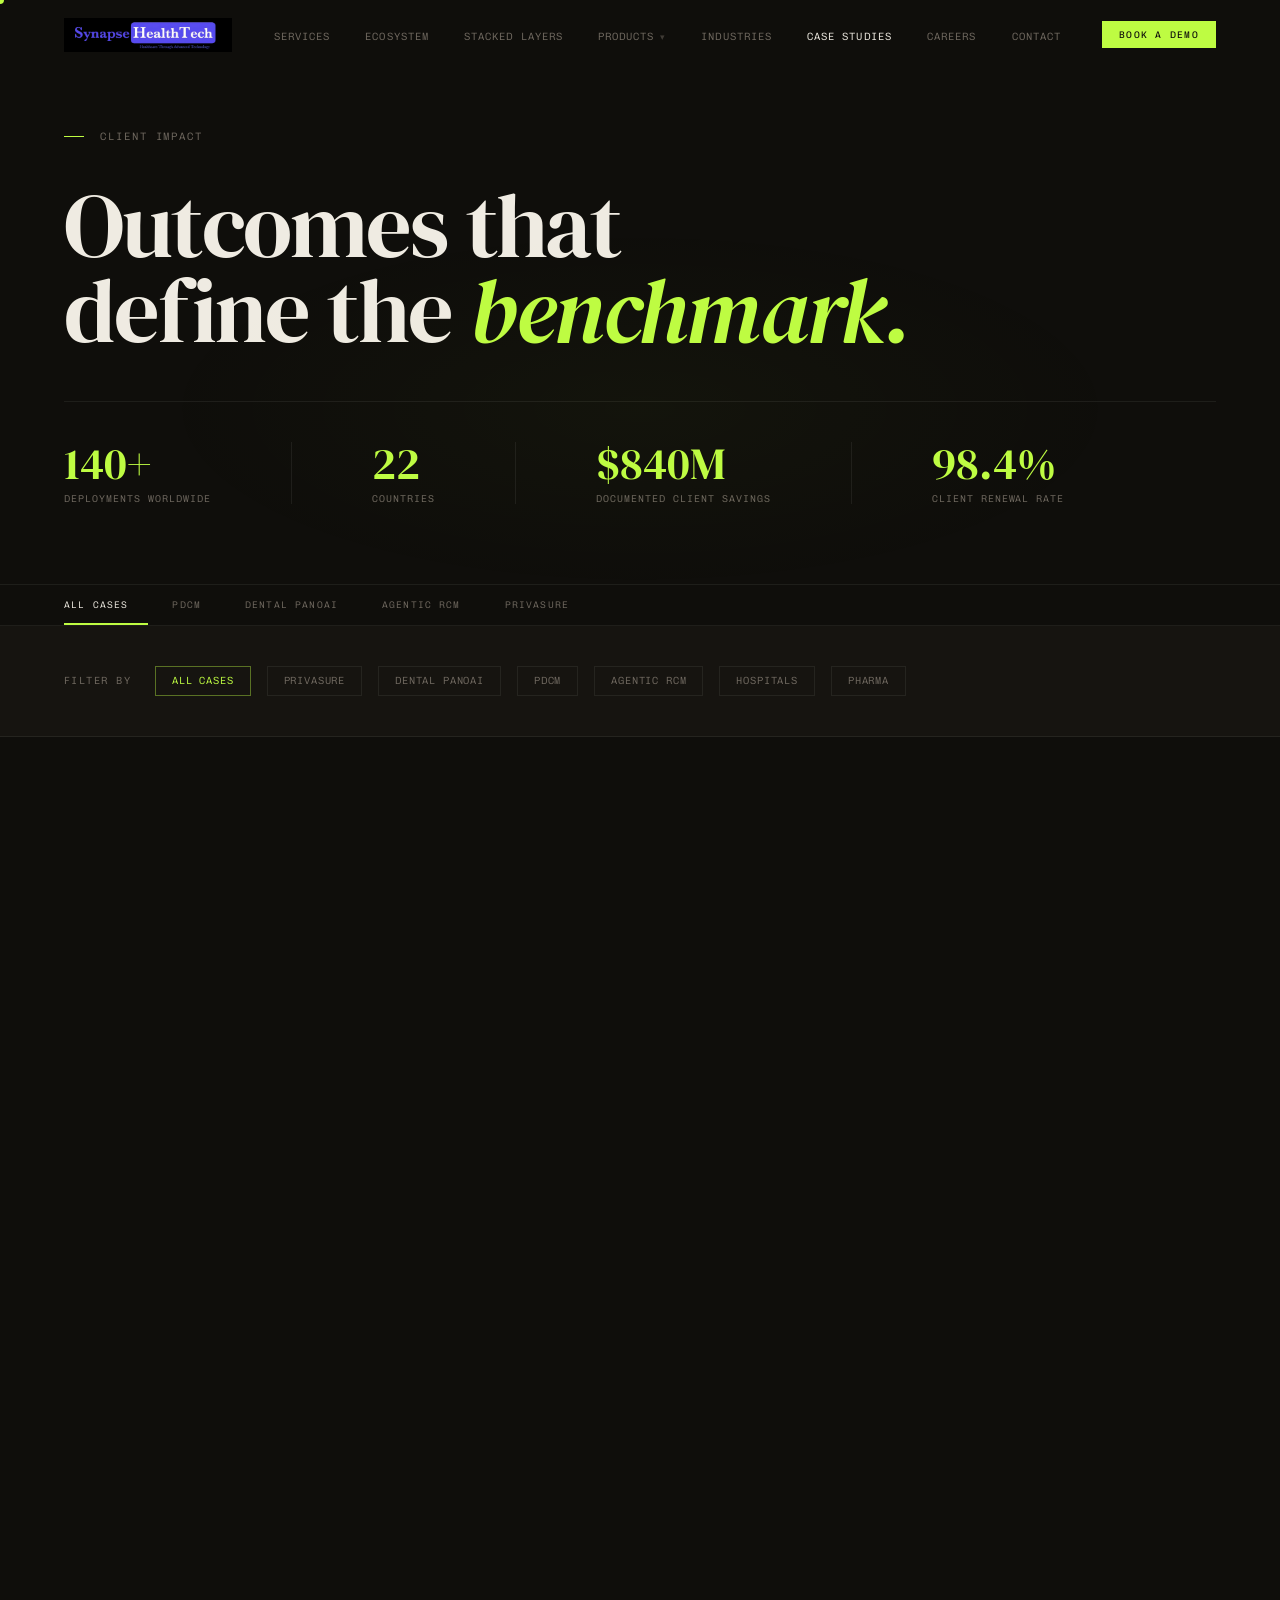
<file: case-studies.html>
﻿<!DOCTYPE html>
<html lang="en">
<head>

<meta charset="UTF-8"><meta name="viewport" content="width=device-width, initial-scale=1.0">
<meta name="description" content="Real-world outcomes from SynapseHealthTech deployments â€” from post-discharge care management to revenue cycle automation across GCC and global health systems.">
<meta property="og:type" content="website">
<meta property="og:title" content="Case Studies â€” SynapseHealthTech">
<meta property="og:description" content="Real-world outcomes from SynapseHealthTech deployments â€” from post-discharge care management to revenue cycle automation across GCC and global health systems.">
<meta property="og:url" content="https://synapsehealthtech.com/case-studies/">
<meta property="og:image" content="https://synapsehealthtech.com/assets/og-cover.png">
<meta property="og:site_name" content="SynapseHealthTech">
<meta name="twitter:card" content="summary_large_image">
<meta name="twitter:title" content="Case Studies â€” SynapseHealthTech">
<meta name="twitter:description" content="Real-world outcomes from SynapseHealthTech deployments â€” from post-discharge care management to revenue cycle automation across GCC and global health systems.">
<meta name="twitter:image" content="https://synapsehealthtech.com/assets/og-cover.png">
<title>Case Studies â€” SynapseHealthTech</title>
<link rel="preconnect" href="https://fonts.googleapis.com">
<link rel="preconnect" href="https://fonts.gstatic.com" crossorigin>
<link href="https://fonts.googleapis.com/css2?family=DM+Serif+Display:ital@0;1&family=Chivo+Mono:wght@300;400&family=DM+Sans:opsz,wght@9..40,300;9..40,400;9..40,500&display=swap" rel="stylesheet">
<style>
:root{--bg:#0F0E0B;--bg2:#161410;--bg3:#1D1A14;--fg:#EFEBE2;--sub:#706960;--faint:#252219;--a:#BEFC42;--ln:rgba(239,235,226,.07);--lnh:rgba(239,235,226,.14)}
*,*::before,*::after{box-sizing:border-box;margin:0;padding:0}
html{scroll-behavior:smooth}
body{font-family:'DM Sans',sans-serif;background:var(--bg);color:var(--fg);overflow-x:hidden;cursor:none;opacity:0;animation:pi .45s .1s ease forwards}
@keyframes pi{to{opacity:1}}
#dot{position:fixed;width:8px;height:8px;background:var(--a);border-radius:50%;pointer-events:none;z-index:9999;transform:translate(-50%,-50%);mix-blend-mode:exclusion;transition:width .2s,height .2s}
body.lh #dot{width:30px;height:30px}
nav{position:fixed;top:0;left:0;right:0;z-index:200;display:flex;align-items:center;justify-content:space-between;padding:1.1rem 5%;transition:background .4s}
nav.dim{background:rgba(15,14,11,.88);backdrop-filter:blur(16px)}
.logo img{height:34px;mix-blend-mode:screen;display:block}
.nl{display:flex;gap:2.2rem;list-style:none}
.nl a{font-family:'Chivo Mono',monospace;font-size:.66rem;font-weight:300;letter-spacing:.1em;text-transform:uppercase;color:var(--sub);text-decoration:none;transition:color .2s;cursor:none}
.nl a:hover,.nl a.act{color:var(--fg)}
.ct{max-width:1280px;margin:0 auto;padding:0 5%}
.sl{font-family:'Chivo Mono',monospace;font-size:.67rem;font-weight:300;letter-spacing:.18em;text-transform:uppercase;color:var(--sub);margin-bottom:3.5rem;display:flex;align-items:center;gap:1rem}
.sl::after{content:'';flex:1;height:1px;background:var(--ln)}
.fade{opacity:0;transform:translateY(22px);transition:opacity .8s ease,transform .8s ease}
.fade.on{opacity:1;transform:none}
.d1{transition-delay:.1s}.d2{transition-delay:.2s}.d3{transition-delay:.3s}
footer{padding:2.5rem 5%;border-top:1px solid var(--ln);display:flex;align-items:center;justify-content:space-between;flex-wrap:wrap;gap:1rem}
.fl{display:flex;gap:2rem;list-style:none;flex-wrap:wrap}
.fl a{font-family:'Chivo Mono',monospace;font-size:.62rem;font-weight:300;letter-spacing:.1em;text-transform:uppercase;color:var(--sub);text-decoration:none;cursor:none;transition:color .2s}
.fl a:hover{color:var(--fg)}
.fc{font-family:'Chivo Mono',monospace;font-size:.62rem;color:var(--sub)}

/* HERO */
#phero{min-height:65vh;display:flex;flex-direction:column;justify-content:flex-end;padding:0 5% 5rem;border-bottom:1px solid var(--ln);position:relative;overflow:hidden}
.ph-amb{position:absolute;inset:0;pointer-events:none;background:radial-gradient(ellipse 55% 45% at 50% 70%,rgba(190,252,66,.028) 0%,transparent 70%)}
.ph-pre{font-family:'Chivo Mono',monospace;font-size:.67rem;font-weight:300;letter-spacing:.18em;text-transform:uppercase;color:var(--sub);margin-bottom:2.5rem;display:flex;align-items:center;gap:1rem}
.ph-pre::before{content:'';width:20px;height:1px;background:var(--a)}
.ph-h1{font-family:'DM Serif Display',serif;font-size:clamp(3rem,7vw,6.5rem);font-weight:400;line-height:.95;letter-spacing:-.02em;margin-bottom:3rem}
.ph-h1 em{font-style:italic;color:var(--a)}
.ph-row{display:flex;gap:5rem;padding-top:2.5rem;border-top:1px solid var(--ln)}
.ph-stat{border-right:1px solid var(--ln);padding-right:5rem}
.ph-stat:last-child{border-right:none;padding-right:0}
.ph-stat-n{font-family:'DM Serif Display',serif;font-size:2.8rem;font-weight:400;line-height:1;color:var(--a)}
.ph-stat-l{font-family:'Chivo Mono',monospace;font-size:.62rem;font-weight:300;letter-spacing:.1em;text-transform:uppercase;color:var(--sub);margin-top:.4rem}

/* FILTER */
#filter{padding:2.5rem 5%;background:var(--bg2);border-bottom:1px solid var(--ln)}
.filter-i{max-width:1280px;margin:0 auto;display:flex;gap:1rem;align-items:center;flex-wrap:wrap}
.filter-lbl{font-family:'Chivo Mono',monospace;font-size:.65rem;font-weight:300;letter-spacing:.14em;text-transform:uppercase;color:var(--sub);margin-right:.5rem}
.ftag{font-family:'Chivo Mono',monospace;font-size:.65rem;font-weight:300;letter-spacing:.08em;text-transform:uppercase;color:var(--sub);padding:.45rem 1rem;border:1px solid var(--ln);cursor:none;transition:border-color .2s,color .2s}
.ftag:hover,.ftag.active{border-color:rgba(190,252,66,.4);color:var(--a)}

/* CASE STUDIES LIST */
#cases{padding:0 5%}
.case-item{max-width:1280px;margin:0 auto;display:grid;grid-template-columns:1fr 2fr;gap:6rem;padding:5rem 0;border-bottom:1px solid var(--ln);cursor:none}
.case-item:hover .case-name{color:var(--a)}
.case-left{}
.case-client{font-family:'Chivo Mono',monospace;font-size:.65rem;font-weight:300;letter-spacing:.14em;text-transform:uppercase;color:var(--sub);margin-bottom:1.5rem}
.case-metric{font-family:'DM Serif Display',serif;font-size:clamp(2.5rem,5vw,4rem);font-weight:400;line-height:.95;color:var(--a);margin-bottom:.5rem}
.case-metric-lab{font-family:'Chivo Mono',monospace;font-size:.63rem;font-weight:300;letter-spacing:.1em;text-transform:uppercase;color:var(--sub);line-height:1.6}
.case-tags{display:flex;gap:.6rem;margin-top:2rem;flex-wrap:wrap}
.case-tag{font-family:'Chivo Mono',monospace;font-size:.62rem;font-weight:300;letter-spacing:.08em;text-transform:uppercase;color:var(--sub);padding:.35rem .8rem;border:1px solid var(--ln)}
.case-right{}
.case-name{font-family:'DM Serif Display',serif;font-size:clamp(1.5rem,2.5vw,2rem);font-weight:400;margin-bottom:1.5rem;transition:color .25s}
.case-q{font-family:'DM Serif Display',serif;font-size:clamp(1rem,1.6vw,1.25rem);font-weight:400;font-style:italic;color:rgba(239,235,226,.65);line-height:1.6;margin-bottom:2rem}
.case-p{font-size:.9rem;font-weight:300;color:var(--sub);line-height:1.75;margin-bottom:2rem}
.case-results{display:flex;gap:2.5rem}
.cr{border-right:1px solid var(--ln);padding-right:2.5rem}
.cr:last-child{border-right:none;padding-right:0}
.cr-n{font-family:'DM Serif Display',serif;font-size:1.6rem;font-weight:400;color:var(--fg);line-height:1;margin-bottom:.3rem}
.cr-l{font-family:'Chivo Mono',monospace;font-size:.6rem;font-weight:300;letter-spacing:.08em;color:var(--sub)}


/* â”€ FOOTER STRUCTURE â”€ */
footer{border-top:1px solid var(--ln);padding:0 5%}
.ft-top{display:flex;align-items:center;justify-content:space-between;gap:2rem;padding:2rem 0;border-bottom:1px solid var(--ln);flex-wrap:wrap}
.ft-bottom{display:flex;align-items:center;justify-content:space-between;gap:1rem;padding:1.25rem 0;flex-wrap:wrap}
.fc{font-family:'Chivo Mono',monospace;font-size:.67rem;font-weight:300;letter-spacing:.12em;text-transform:uppercase;color:var(--sub)}
.fc-link{font-family:'Chivo Mono',monospace;font-size:.67rem;font-weight:300;letter-spacing:.12em;text-transform:uppercase;color:var(--sub);text-decoration:none;transition:color .2s}
.fc-link:hover{color:var(--fg)}
/* â”€ SOCIAL ICONS â€” uniform 32Ã—32 circles, right-anchored â”€ */
.footer-social{display:flex;align-items:center;gap:1rem;margin-left:auto;flex-shrink:0}
.footer-social a{display:flex;align-items:center;justify-content:center;width:32px;height:32px;color:var(--sub);border:1px solid var(--ln);border-radius:50%;text-decoration:none;flex-shrink:0;transition:color .22s,border-color .22s,background .22s;cursor:none}
.footer-social a svg{width:14px;height:14px;display:block}
.footer-social a:hover{color:var(--a);border-color:var(--a);background:rgba(190,252,66,.06)}
/* â”€ CTA BUTTONS â”€ */
.btn-filled{display:inline-flex;align-items:center;gap:.5rem;padding:.75rem 1.75rem;background:var(--a);color:#0F0E0B;font-family:'Chivo Mono',monospace;font-size:.75rem;font-weight:400;letter-spacing:.1em;text-transform:uppercase;text-decoration:none;border:1px solid var(--a);cursor:none;transition:background .2s,color .2s;white-space:nowrap}
.btn-filled:hover{background:transparent;color:var(--a)}
.btn-ghost{display:inline-flex;align-items:center;gap:.5rem;padding:.75rem 1.75rem;background:transparent;color:var(--fg);font-family:'Chivo Mono',monospace;font-size:.75rem;font-weight:400;letter-spacing:.1em;text-transform:uppercase;text-decoration:none;border:1px solid var(--ln);cursor:none;transition:border-color .2s,color .2s;white-space:nowrap}
.btn-ghost:hover{border-color:var(--a);color:var(--a)}
</style>
<link rel="stylesheet" href="assets/responsive.css">
<link rel="stylesheet" href="assets/additions.css">
</head>
<body>
<div id="dot"></div>
<nav id="nav">
  <a href="index.html" class="logo"><img src="assets/Logo_Hi_Res.png" alt="SynapseHealthTech" width="auto" height="34" loading="eager"></a>
  <ul class="nl"><li><a href="services.html">Services</a></li><li><a href="ecosystem.html">Ecosystem</a></li><li><a href="ecosystemlayer.html">Stacked Layers</a></li><li class="nl-drop"><a href="products.html">Products</a><div class="nl-menu"><a href="privasure.html" class="nl-menu-item"><span class="nl-menu-item-n">PrivaSure</span><span class="nl-menu-item-t">Healthcare Data Privacy</span></a><a href="dental.html" class="nl-menu-item"><span class="nl-menu-item-n">Dental PanoAI</span><span class="nl-menu-item-t">Dental Radiology AI</span></a><a href="pdcm.html" class="nl-menu-item"><span class="nl-menu-item-n">PDCM</span><span class="nl-menu-item-t">Post-Discharge Care Management</span></a><a href="agentic-rcm.html" class="nl-menu-item"><span class="nl-menu-item-n">Agentic RCM</span><span class="nl-menu-item-t">Revenue Cycle Automation</span></a></div></li><li><a href="industries.html">Industries</a></li><li><a href="case-studies.html"class="act">Case Studies</a></li><li><a href="careers.html">Careers</a></li><li><a href="contact.html">Contact</a></li></ul>
  <a href="contact.html" class="nav-demo">Book a Demo</a>
  <button id="menu-btn" aria-label="Open navigation" aria-expanded="false">
    <span></span><span></span><span></span>
  </button>
</nav>

<section id="phero">
  <div class="ph-amb"></div>
  <div class="ph-pre">Client Impact</div>
  <h1 class="ph-h1">Outcomes that<br>define the <em>benchmark.</em></h1>
  <div class="ph-row">
    <div class="ph-stat"><div class="ph-stat-n">140+</div><div class="ph-stat-l">Deployments worldwide</div></div>
    <div class="ph-stat"><div class="ph-stat-n">22</div><div class="ph-stat-l">Countries</div></div>
    <div class="ph-stat"><div class="ph-stat-n">$840M</div><div class="ph-stat-l">Documented client savings</div></div>
    <div class="ph-stat"><div class="ph-stat-n">98.4%</div><div class="ph-stat-l">Client renewal rate</div></div>
  </div>
</section>

<div class="sticky-subnav">
  <div class="sticky-subnav-inner">
    <a href="#" class="ssn-link active" onclick="setFilter('all');return false">All Cases</a>
    <a href="#" class="ssn-link" onclick="setFilter('pdcm');return false">PDCM</a>
    <a href="#" class="ssn-link" onclick="setFilter('dental');return false">Dental PanoAI</a>
    <a href="#" class="ssn-link" onclick="setFilter('agentic-rcm');return false">Agentic RCM</a>
    <a href="#" class="ssn-link" onclick="setFilter('privasure');return false">PrivaSure</a>
  </div>
</div>
<section id="filter">
  <div class="filter-i">
    <span class="filter-lbl">Filter by</span>
    <div class="ftag active" data-filter="all">All Cases</div>
    <div class="ftag" data-filter="privasure">PrivaSure</div>
    <div class="ftag" data-filter="dental">Dental PanoAI</div>
    <div class="ftag" data-filter="pdcm">PDCM</div>
    <div class="ftag" data-filter="agentic-rcm">Agentic RCM</div>
    <div class="ftag" data-filter="hospital">Hospitals</div>
    <div class="ftag" data-filter="pharma">Pharma</div>
  </div>
</section>

<section id="cases">
  
  <div class="case-item fade" data-tags="pdcm hospital">
    <div class="case-left">
      <div class="case-client">Rashid Medical Centre<br>Dubai, UAE</div>
      <div class="case-metric">43%</div>
      <div class="case-metric-lab">Reduction in 30-day<br>cardiac readmissions</div>
      <div class="case-tags"><span class="case-tag">PDCM</span><span class="case-tag">Hospitals</span></div>
    </div>
    <div class="case-right">
      <div class="case-name">PDCM: Transforming post-cardiac discharge at a high-volume Dubai tertiary centre</div>
      <p class="case-q">"We used to see discharge as the end of our responsibility. PDCM changed that. Our cardiac readmission rate has fallen 43% in two quarters â€” and our patients feel genuinely supported between appointments."</p>
      <p class="case-p">Rashid Medical Centre deployed PDCM across its cardiac surgery and interventional cardiology discharge cohort â€” approximately 340 patients per month. The platform monitors vital signs, medication adherence, and symptom escalation in real time. Care coordinators now manage 40% more patients per head, with the dashboard surfacing only those requiring active intervention. The 43% readmission reduction was measured against the preceding 12-month baseline for the same cohort.</p>
      <div class="case-results">
        <div class="cr"><div class="cr-n">43%</div><div class="cr-l">30-day readmission reduction</div></div>
        <div class="cr"><div class="cr-n">340</div><div class="cr-l">Monthly discharge patients monitored</div></div>
        <div class="cr"><div class="cr-n">40%</div><div class="cr-l">More patients per care coordinator</div></div>
        <div class="cr"><div class="cr-n">8wk</div><div class="cr-l">Time to full deployment</div></div>
      </div>
    </div>
  </div>

  <div class="case-item fade" data-tags="dental hospital">
    <div class="case-left">
      <div class="case-client">SEHA Dental Network<br>Abu Dhabi, UAE</div>
      <div class="case-metric">89%</div>
      <div class="case-metric-lab">Reduction in average<br>report turnaround time</div>
      <div class="case-tags"><span class="case-tag">Dental PanoAI</span><span class="case-tag">Hospitals</span></div>
    </div>
    <div class="case-right">
      <div class="case-name">Dental PanoAI: Same-appointment reporting across 18 SEHA dental facilities</div>
      <p class="case-q">"Our reporting time went from same-day to same-appointment. The detection accuracy on early periapical lesions has improved our diagnosis rates in ways we did not anticipate â€” AI catches what fatigue misses."</p>
      <p class="case-p">Abu Dhabi Health Services (SEHA) deployed Dental PanoAI across 18 dental clinics in the first phase, processing approximately 2,400 panoramic radiographs monthly. Report turnaround fell from an average of 4.2 hours to 28 seconds. Early periapical pathology detection improved by 22% against the pre-deployment baseline. The rollout â€” including PMS integration across all sites â€” was completed in 11 days.</p>
      <div class="case-results">
        <div class="cr"><div class="cr-n">89%</div><div class="cr-l">Report turnaround reduction</div></div>
        <div class="cr"><div class="cr-n">22%</div><div class="cr-l">Periapical detection improvement</div></div>
        <div class="cr"><div class="cr-n">2,400</div><div class="cr-l">Radiographs/month processed</div></div>
        <div class="cr"><div class="cr-n">11d</div><div class="cr-l">Time to full 18-site rollout</div></div>
      </div>
    </div>
  </div>

  <div class="case-item fade" data-tags="agentic-rcm hospital">
    <div class="case-left">
      <div class="case-client">Aster DM Healthcare<br>UAE &amp; India</div>
      <div class="case-metric">AED 7.8M</div>
      <div class="case-metric-lab">Denied claims recovered<br>in first six months</div>
      <div class="case-tags"><span class="case-tag">Agentic RCM</span><span class="case-tag">Hospitals</span></div>
    </div>
    <div class="case-right">
      <div class="case-name">Agentic RCM: Recovering denied revenue and eliminating manual prior auth across an 18-facility network</div>
      <p class="case-q">"We recovered AED 7.8 million in previously written-off denials in six months. Our clean claims rate went from 71% to 96% in twelve weeks. The Prior Auth Agent alone freed four full-time staff positions."</p>
      <p class="case-p">Aster DM Healthcare deployed Agentic RCM across 18 UAE facilities in a 10-week rollout. The five-agent pipeline automated patient intake, eligibility verification, prior authorisation, clinical documentation coding, and claim submission. Prior authorisation processing â€” previously the largest manual bottleneck â€” became 94% touchless. The Denial Management Agent recovered AED 7.8M in previously denied claims in the first six months, against an implementation cost recovered in under 4 months.</p>
      <div class="case-results">
        <div class="cr"><div class="cr-n">AED 7.8M</div><div class="cr-l">Denied claims recovered</div></div>
        <div class="cr"><div class="cr-n">96%</div><div class="cr-l">Clean claims rate achieved</div></div>
        <div class="cr"><div class="cr-n">94%</div><div class="cr-l">Prior auths processed touchlessly</div></div>
        <div class="cr"><div class="cr-n">4mo</div><div class="cr-l">Implementation cost payback</div></div>
      </div>
    </div>
  </div>

  <div class="case-item fade" data-tags="privasure pharma">
    <div class="case-left">
      <div class="case-client">Gulf Pharmaceuticals (Julphar)<br>Ras Al Khaimah, UAE</div>
      <div class="case-metric">2.1M</div>
      <div class="case-metric-lab">Patient records<br>de-identified annually</div>
      <div class="case-tags"><span class="case-tag">PrivaSure</span><span class="case-tag">Pharma</span></div>
    </div>
    <div class="case-right">
      <div class="case-name">PrivaSure: PDPL-compliant data sharing infrastructure for a regional pharmaceutical leader</div>
      <p class="case-q">"PrivaSure gave us the infrastructure to share our patient datasets with three international research partners â€” something we had been legally unable to do for over two years. The Expert Determination report it generates is exactly what the UAE data protection authority requires."</p>
      <p class="case-p">Gulf Pharmaceuticals (Julphar) processes over 2.1 million patient-level records annually across its six GCC market operations. PrivaSure was deployed as the central de-identification layer connecting source EHR systems to the company's real-world evidence research platform. The platform's PDPL-aligned Expert Determination methodology and automated audit trail have passed every regulatory review since deployment, enabling three international research partnerships that had been blocked by data privacy uncertainty.</p>
      <div class="case-results">
        <div class="cr"><div class="cr-n">2.1M</div><div class="cr-l">Records de-identified/year</div></div>
        <div class="cr"><div class="cr-n">3</div><div class="cr-l">International research partnerships enabled</div></div>
        <div class="cr"><div class="cr-n">0</div><div class="cr-l">Regulatory audit findings</div></div>
        <div class="cr"><div class="cr-n">6wk</div><div class="cr-l">Time to production deployment</div></div>
      </div>
    </div>
  </div>
</file>
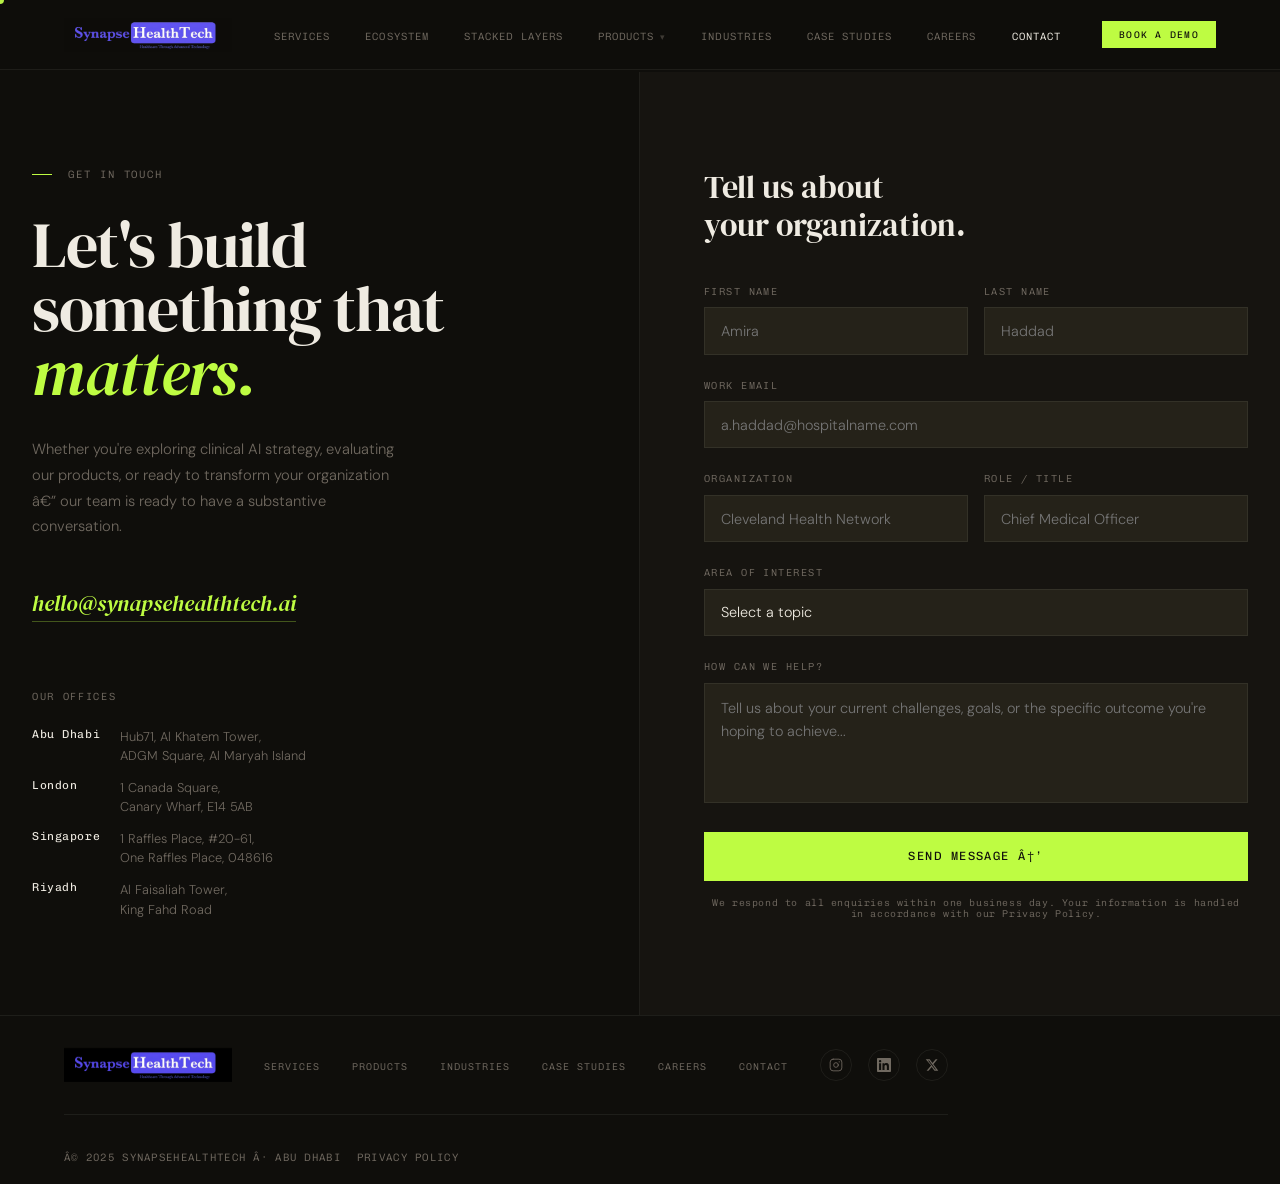
<file: contact.html>
﻿<!DOCTYPE html>
<html lang="en">
<head>

<meta charset="UTF-8"><meta name="viewport" content="width=device-width, initial-scale=1.0">
<meta name="description" content="Request a demo, discuss a partnership, or tell us about your organisation's AI ambitions. Our team is based in Abu Dhabi, London, and Singapore.">
<meta property="og:type" content="website">
<meta property="og:title" content="Contact â€” SynapseHealthTech">
<meta property="og:description" content="Request a demo, discuss a partnership, or tell us about your organisation's AI ambitions. Our team is based in Abu Dhabi, London, and Singapore.">
<meta property="og:url" content="https://synapsehealthtech.com/contact/">
<meta property="og:image" content="https://synapsehealthtech.com/assets/og-cover.png">
<meta property="og:site_name" content="SynapseHealthTech">
<meta name="twitter:card" content="summary_large_image">
<meta name="twitter:title" content="Contact â€” SynapseHealthTech">
<meta name="twitter:description" content="Request a demo, discuss a partnership, or tell us about your organisation's AI ambitions. Our team is based in Abu Dhabi, London, and Singapore.">
<meta name="twitter:image" content="https://synapsehealthtech.com/assets/og-cover.png">
<title>Contact â€” SynapseHealthTech</title>
<link rel="preconnect" href="https://fonts.googleapis.com">
<link rel="preconnect" href="https://fonts.gstatic.com" crossorigin>
<link href="https://fonts.googleapis.com/css2?family=DM+Serif+Display:ital@0;1&family=Chivo+Mono:wght@300;400&family=DM+Sans:opsz,wght@9..40,300;9..40,400;9..40,500&display=swap" rel="stylesheet">
<style>
:root{--bg:#0F0E0B;--bg2:#161410;--bg3:#1D1A14;--fg:#EFEBE2;--sub:#706960;--faint:#252219;--a:#BEFC42;--ln:rgba(239,235,226,.07);--lnh:rgba(239,235,226,.14)}
*,*::before,*::after{box-sizing:border-box;margin:0;padding:0}
html{scroll-behavior:smooth}
body{font-family:'DM Sans',sans-serif;background:var(--bg);color:var(--fg);overflow-x:hidden;cursor:none;opacity:0;animation:pi .45s .1s ease forwards}
@keyframes pi{to{opacity:1}}
#dot{position:fixed;width:8px;height:8px;background:var(--a);border-radius:50%;pointer-events:none;z-index:9999;transform:translate(-50%,-50%);mix-blend-mode:exclusion;transition:width .2s,height .2s}
body.lh #dot{width:30px;height:30px}
nav{position:fixed;top:0;left:0;right:0;z-index:200;display:flex;align-items:center;justify-content:space-between;padding:1.1rem 5%;background:rgba(15,14,11,.88);backdrop-filter:blur(16px);border-bottom:1px solid var(--ln)}
.logo img{height:34px;mix-blend-mode:screen;display:block}
.nl{display:flex;gap:2.2rem;list-style:none}
.nl a{font-family:'Chivo Mono',monospace;font-size:.66rem;font-weight:300;letter-spacing:.1em;text-transform:uppercase;color:var(--sub);text-decoration:none;transition:color .2s;cursor:none}
.nl a:hover,.nl a.act{color:var(--fg)}
.fade{opacity:0;transform:translateY(22px);transition:opacity .8s ease,transform .8s ease}
.fade.on{opacity:1;transform:none}
.d1{transition-delay:.1s}.d2{transition-delay:.2s}.d3{transition-delay:.3s}
footer{padding:2.5rem 5%;border-top:1px solid var(--ln);display:flex;align-items:center;justify-content:space-between;flex-wrap:wrap;gap:1rem}
.fl{display:flex;gap:2rem;list-style:none;flex-wrap:wrap}
.fl a{font-family:'Chivo Mono',monospace;font-size:.62rem;font-weight:300;letter-spacing:.1em;text-transform:uppercase;color:var(--sub);text-decoration:none;cursor:none;transition:color .2s}
.fl a:hover{color:var(--fg)}
.fc{font-family:'Chivo Mono',monospace;font-size:.62rem;color:var(--sub)}

/* LAYOUT */
#contact-main{min-height:100vh;display:grid;grid-template-columns:1fr 1fr;padding-top:72px}
.c-left{padding:6rem 4rem 6rem 5%;background:var(--bg);border-right:1px solid var(--ln);display:flex;flex-direction:column;justify-content:space-between}
.c-right{padding:6rem 5% 6rem 4rem;background:var(--bg2)}
.c-pre{font-family:'Chivo Mono',monospace;font-size:.67rem;font-weight:300;letter-spacing:.18em;text-transform:uppercase;color:var(--sub);margin-bottom:2rem;display:flex;align-items:center;gap:1rem}
.c-pre::before{content:'';width:20px;height:1px;background:var(--a)}
.c-h1{font-family:'DM Serif Display',serif;font-size:clamp(2.5rem,5vw,4.5rem);font-weight:400;line-height:1;letter-spacing:-.02em;margin-bottom:2rem}
.c-h1 em{font-style:italic;color:var(--a)}
.c-body{font-size:.92rem;font-weight:300;color:var(--sub);line-height:1.75;margin-bottom:3rem;max-width:380px}
.c-email{font-family:'DM Serif Display',serif;font-size:1.4rem;font-weight:400;font-style:italic;color:var(--a);text-decoration:none;cursor:none;border-bottom:1px solid rgba(190,252,66,.3);padding-bottom:.15rem;transition:border-color .2s;display:inline-block;margin-bottom:3rem}
.c-email:hover{border-color:var(--a)}
.c-offices{}
.c-off-h{font-family:'Chivo Mono',monospace;font-size:.65rem;font-weight:300;letter-spacing:.16em;text-transform:uppercase;color:var(--sub);margin-bottom:1.5rem}
.c-locs{display:flex;flex-direction:column;gap:.8rem}
.c-loc{display:grid;grid-template-columns:5rem 1fr;gap:.5rem}
.c-loc-city{font-family:'Chivo Mono',monospace;font-size:.72rem;font-weight:400;color:var(--fg);letter-spacing:.05em}
.c-loc-addr{font-size:.8rem;font-weight:300;color:var(--sub);line-height:1.5}

/* FORM */
.c-form-h{font-family:'DM Serif Display',serif;font-size:clamp(1.6rem,2.5vw,2rem);font-weight:400;line-height:1.2;margin-bottom:2.5rem}
.form-group{margin-bottom:1.5rem}
.form-group label{font-family:'Chivo Mono',monospace;font-size:.64rem;font-weight:300;letter-spacing:.14em;text-transform:uppercase;color:var(--sub);display:block;margin-bottom:.6rem}
.form-group input,.form-group select,.form-group textarea{width:100%;background:var(--faint);border:1px solid var(--ln);color:var(--fg);font-family:'DM Sans',sans-serif;font-size:.9rem;font-weight:300;padding:.85rem 1rem;outline:none;cursor:none;transition:border-color .2s;appearance:none}
.form-group input:focus,.form-group select:focus,.form-group textarea:focus{border-color:rgba(190,252,66,.4)}
.form-group textarea{resize:none;height:120px;line-height:1.6}
.form-group select{background-image:none}
.form-row{display:grid;grid-template-columns:1fr 1fr;gap:1rem}
.form-submit{width:100%;background:var(--a);border:none;color:#0F0E0B;font-family:'Chivo Mono',monospace;font-size:.75rem;font-weight:400;letter-spacing:.12em;text-transform:uppercase;padding:1.1rem 2rem;cursor:none;transition:background .2s}
.form-submit:hover{background:#A8E030}
.form-note{font-family:'Chivo Mono',monospace;font-size:.62rem;font-weight:300;color:var(--sub);letter-spacing:.06em;margin-top:1rem;text-align:center}


/* â”€ FOOTER STRUCTURE â”€ */
footer{border-top:1px solid var(--ln);padding:0 5%}
.ft-top{display:flex;align-items:center;justify-content:space-between;gap:2rem;padding:2rem 0;border-bottom:1px solid var(--ln);flex-wrap:wrap}
.ft-bottom{display:flex;align-items:center;justify-content:space-between;gap:1rem;padding:1.25rem 0;flex-wrap:wrap}
.fc{font-family:'Chivo Mono',monospace;font-size:.67rem;font-weight:300;letter-spacing:.12em;text-transform:uppercase;color:var(--sub)}
.fc-link{font-family:'Chivo Mono',monospace;font-size:.67rem;font-weight:300;letter-spacing:.12em;text-transform:uppercase;color:var(--sub);text-decoration:none;transition:color .2s}
.fc-link:hover{color:var(--fg)}
/* â”€ SOCIAL ICONS â€” uniform 32Ã—32 circles, right-anchored â”€ */
.footer-social{display:flex;align-items:center;gap:1rem;margin-left:auto;flex-shrink:0}
.footer-social a{display:flex;align-items:center;justify-content:center;width:32px;height:32px;color:var(--sub);border:1px solid var(--ln);border-radius:50%;text-decoration:none;flex-shrink:0;transition:color .22s,border-color .22s,background .22s;cursor:none}
.footer-social a svg{width:14px;height:14px;display:block}
.footer-social a:hover{color:var(--a);border-color:var(--a);background:rgba(190,252,66,.06)}
/* â”€ CTA BUTTONS â”€ */
.btn-filled{display:inline-flex;align-items:center;gap:.5rem;padding:.75rem 1.75rem;background:var(--a);color:#0F0E0B;font-family:'Chivo Mono',monospace;font-size:.75rem;font-weight:400;letter-spacing:.1em;text-transform:uppercase;text-decoration:none;border:1px solid var(--a);cursor:none;transition:background .2s,color .2s;white-space:nowrap}
.btn-filled:hover{background:transparent;color:var(--a)}
.btn-ghost{display:inline-flex;align-items:center;gap:.5rem;padding:.75rem 1.75rem;background:transparent;color:var(--fg);font-family:'Chivo Mono',monospace;font-size:.75rem;font-weight:400;letter-spacing:.1em;text-transform:uppercase;text-decoration:none;border:1px solid var(--ln);cursor:none;transition:border-color .2s,color .2s;white-space:nowrap}
.btn-ghost:hover{border-color:var(--a);color:var(--a)}
</style>
<link rel="stylesheet" href="assets/responsive.css">
<link rel="stylesheet" href="assets/additions.css">
</head>
<body>
<div id="dot"></div>
<nav id="nav">
  <a href="index.html" class="logo"><img src="assets/Logo_Hi_Res.png" alt="SynapseHealthTech" width="auto" height="34" loading="eager"></a>
  <ul class="nl"><li><a href="services.html">Services</a></li><li><a href="ecosystem.html">Ecosystem</a></li><li><a href="ecosystemlayer.html">Stacked Layers</a></li><li class="nl-drop"><a href="products.html">Products</a><div class="nl-menu"><a href="privasure.html" class="nl-menu-item"><span class="nl-menu-item-n">PrivaSure</span><span class="nl-menu-item-t">Healthcare Data Privacy</span></a><a href="dental.html" class="nl-menu-item"><span class="nl-menu-item-n">Dental PanoAI</span><span class="nl-menu-item-t">Dental Radiology AI</span></a><a href="pdcm.html" class="nl-menu-item"><span class="nl-menu-item-n">PDCM</span><span class="nl-menu-item-t">Post-Discharge Care Management</span></a><a href="agentic-rcm.html" class="nl-menu-item"><span class="nl-menu-item-n">Agentic RCM</span><span class="nl-menu-item-t">Revenue Cycle Automation</span></a></div></li><li><a href="industries.html">Industries</a></li><li><a href="case-studies.html">Case Studies</a></li><li><a href="careers.html">Careers</a></li><li><a href="contact.html"class="act">Contact</a></li></ul>
  <a href="contact.html" class="nav-demo">Book a Demo</a>
  <button id="menu-btn" aria-label="Open navigation" aria-expanded="false">
    <span></span><span></span><span></span>
  </button>
</nav>

<div id="contact-main">
  <div class="c-left fade">
    <div>
      <div class="c-pre">Get in Touch</div>
      <h1 class="c-h1">Let's build<br>something that<br><em>matters.</em></h1>
      <p class="c-body">Whether you're exploring clinical AI strategy, evaluating our products, or ready to transform your organization â€” our team is ready to have a substantive conversation.</p>
      <a href="mailto:hello@synapsehealthtech.ai" class="c-email">hello@synapsehealthtech.ai</a>
    </div>
    <div class="c-offices">
      <div class="c-off-h">Our Offices</div>
      <div class="c-locs">
        <div class="c-loc"><span class="c-loc-city">Abu Dhabi</span><span class="c-loc-addr">Hub71, Al Khatem Tower,<br>ADGM Square, Al Maryah Island</span></div>
        <div class="c-loc"><span class="c-loc-city">London</span><span class="c-loc-addr">1 Canada Square,<br>Canary Wharf, E14 5AB</span></div>
        <div class="c-loc"><span class="c-loc-city">Singapore</span><span class="c-loc-addr">1 Raffles Place, #20-61,<br>One Raffles Place, 048616</span></div>
        <div class="c-loc"><span class="c-loc-city">Riyadh</span><span class="c-loc-addr">Al Faisaliah Tower,<br>King Fahd Road</span></div>
      </div>
    </div>
  </div>

  <div class="c-right fade d1">
    <h2 class="c-form-h">Tell us about<br>your organization.</h2>
    <div class="form-row">
      <div class="form-group"><label>First Name</label><input type="text" placeholder="Amira"></div>
      <div class="form-group"><label>Last Name</label><input type="text" placeholder="Haddad"></div>
    </div>
    <div class="form-group"><label>Work Email</label><input type="email" placeholder="a.haddad@hospitalname.com"></div>
    <div class="form-row">
      <div class="form-group"><label>Organization</label><input type="text" placeholder="Cleveland Health Network"></div>
      <div class="form-group"><label>Role / Title</label><input type="text" placeholder="Chief Medical Officer"></div>
    </div>
    <div class="form-group">
      <label>Area of Interest</label>
      <select>
        <option value="" disabled selected>Select a topic</option>
        <option>AI Strategy &amp; Consulting</option>
        <option>Digital Transformation</option>
        <option>Data Integration &amp; Interoperability</option>
        <option>Regulatory Technology</option>
        <option>NeuraScan â€” Diagnostic AI</option>
        <option>CareFlow â€” Care Operations</option>
        <option>PredictRx â€” Pharmacovigilance</option>
        <option>HealthOS â€” Enterprise Platform</option>
        <option>Partnership / Investment Enquiry</option>
      </select>
    </div>
    <div class="form-group"><label>How can we help?</label><textarea placeholder="Tell us about your current challenges, goals, or the specific outcome you're hoping to achieve..."></textarea></div>
    <button class="form-submit">Send Message â†’</button>
    <p class="form-note">We respond to all enquiries within one business day. Your information is handled in accordance with our Privacy Policy.</p>
  </div>
</div>

<footer>
  <div class="ft-top">
    <a href="index.html" class="logo"><img src="assets/Logo_Hi_Res.png" alt="SynapseHealthTech"></a>
    <ul class="fl"><li><a href="services.html">Services</a></li><li><a href="products.html">Products</a></li><li><a href="industries.html">Industries</a></li><li><a href="case-studies.html">Case Studies</a></li><li><a href="careers.html">Careers</a></li><li><a href="contact.html">Contact</a></li></ul>
    <div class="footer-social">
    <a href="https://instagram.com/synapsehealthtech" target="_blank" rel="noopener" aria-label="Instagram"><svg viewBox="0 0 24 24" fill="none" stroke="currentColor" stroke-width="1.5" stroke-linecap="round" stroke-linejoin="round"><rect x="2" y="2" width="20" height="20" rx="5" ry="5"/><circle cx="12" cy="12" r="4"/><circle cx="17.5" cy="6.5" r="1" fill="currentColor" stroke="none"/></svg></a>
    <a href="https://linkedin.com/company/synapsehealthtech" target="_blank" rel="noopener" aria-label="LinkedIn"><svg viewBox="0 0 24 24" fill="currentColor"><path d="M20.447 20.452h-3.554v-5.569c0-1.328-.027-3.037-1.852-3.037-1.853 0-2.136 1.445-2.136 2.939v5.667H9.351V9h3.414v1.561h.046c.477-.9 1.637-1.85 3.37-1.85 3.601 0 4.267 2.37 4.267 5.455v6.286zM5.337 7.433a2.062 2.062 0 01-2.063-2.065 2.064 2.064 0 112.063 2.065zm1.782 13.019H3.555V9h3.564v11.452zM22.225 0H1.771C.792 0 0 .774 0 1.729v20.542C0 23.227.792 24 1.771 24h20.451C23.2 24 24 23.227 24 22.271V1.729C24 .774 23.2 0 22.222 0h.003z"/></svg></a>
    <a href="https://x.com/synapseHT" target="_blank" rel="noopener" aria-label="X (Twitter)"><svg viewBox="0 0 24 24" fill="currentColor"><path d="M18.244 2.25h3.308l-7.227 8.26 8.502 11.24H16.17l-4.714-6.231-5.401 6.231H2.746l7.73-8.835L1.254 2.25H8.08l4.713 6.23zm-1.161 17.52h1.833L7.084 4.126H5.117z"/></svg></a>
    </div>
  </div>
  <div class="ft-bottom">
    <span class="fc">Â© 2025 SynapseHealthTech Â· Abu Dhabi</span>
    <a href="#" class="fc-link">Privacy Policy</a>
  </div>
</footer>
<script>
const dot=document.getElementById('dot');
document.addEventListener('mousemove',e=>{dot.style.left=e.clientX+'px';dot.style.top=e.clientY+'px'});
document.querySelectorAll('a,input,select,textarea,button').forEach(el=>{el.addEventListener('mouseenter',()=>document.body.classList.add('lh'));el.addEventListener('mouseleave',()=>document.body.classList.remove('lh'))});
const io=new IntersectionObserver(e=>e.forEach(x=>{if(x.isIntersecting){x.target.classList.add('on');io.unobserve(x.target)}}),{threshold:.1});
document.querySelectorAll('.fade').forEach(el=>io.observe(el));

// â”€â”€ HAMBURGER NAV â”€â”€
const menuBtn = document.getElementById('menu-btn');
if (menuBtn) {
  menuBtn.addEventListener('click', () => {
    const open = document.body.classList.toggle('menu-open');
    menuBtn.setAttribute('aria-expanded', open);
    // Lock scroll when menu open
    document.body.style.overflow = open ? 'hidden' : '';
  });
  // Close menu on nav link click
  document.querySelectorAll('.nl a').forEach(a => {
    a.addEventListener('click', () => {
      document.body.classList.remove('menu-open');
      document.body.style.overflow = '';
      menuBtn.setAttribute('aria-expanded', false);
    });
  });
  // Close on escape
  document.addEventListener('keydown', e => {
    if (e.key === 'Escape' && document.body.classList.contains('menu-open')) {
      document.body.classList.remove('menu-open');
      document.body.style.overflow = '';
      menuBtn.setAttribute('aria-expanded', false);
    }
  });
}
// â”€â”€ CURSOR â€” hide on touch â”€â”€
if (window.matchMedia('(hover: none)').matches) {
  const d = document.getElementById('dot');
  if (d) d.style.display = 'none';
}


// â”€â”€ PRODUCTS DROPDOWN â”€â”€
document.querySelectorAll('.nl-drop').forEach(function(d){
  d.addEventListener('mouseenter',function(){d.classList.add('open')});
  d.addEventListener('mouseleave',function(){d.classList.remove('open')});
});
</script>
</body>
</html>
</file>
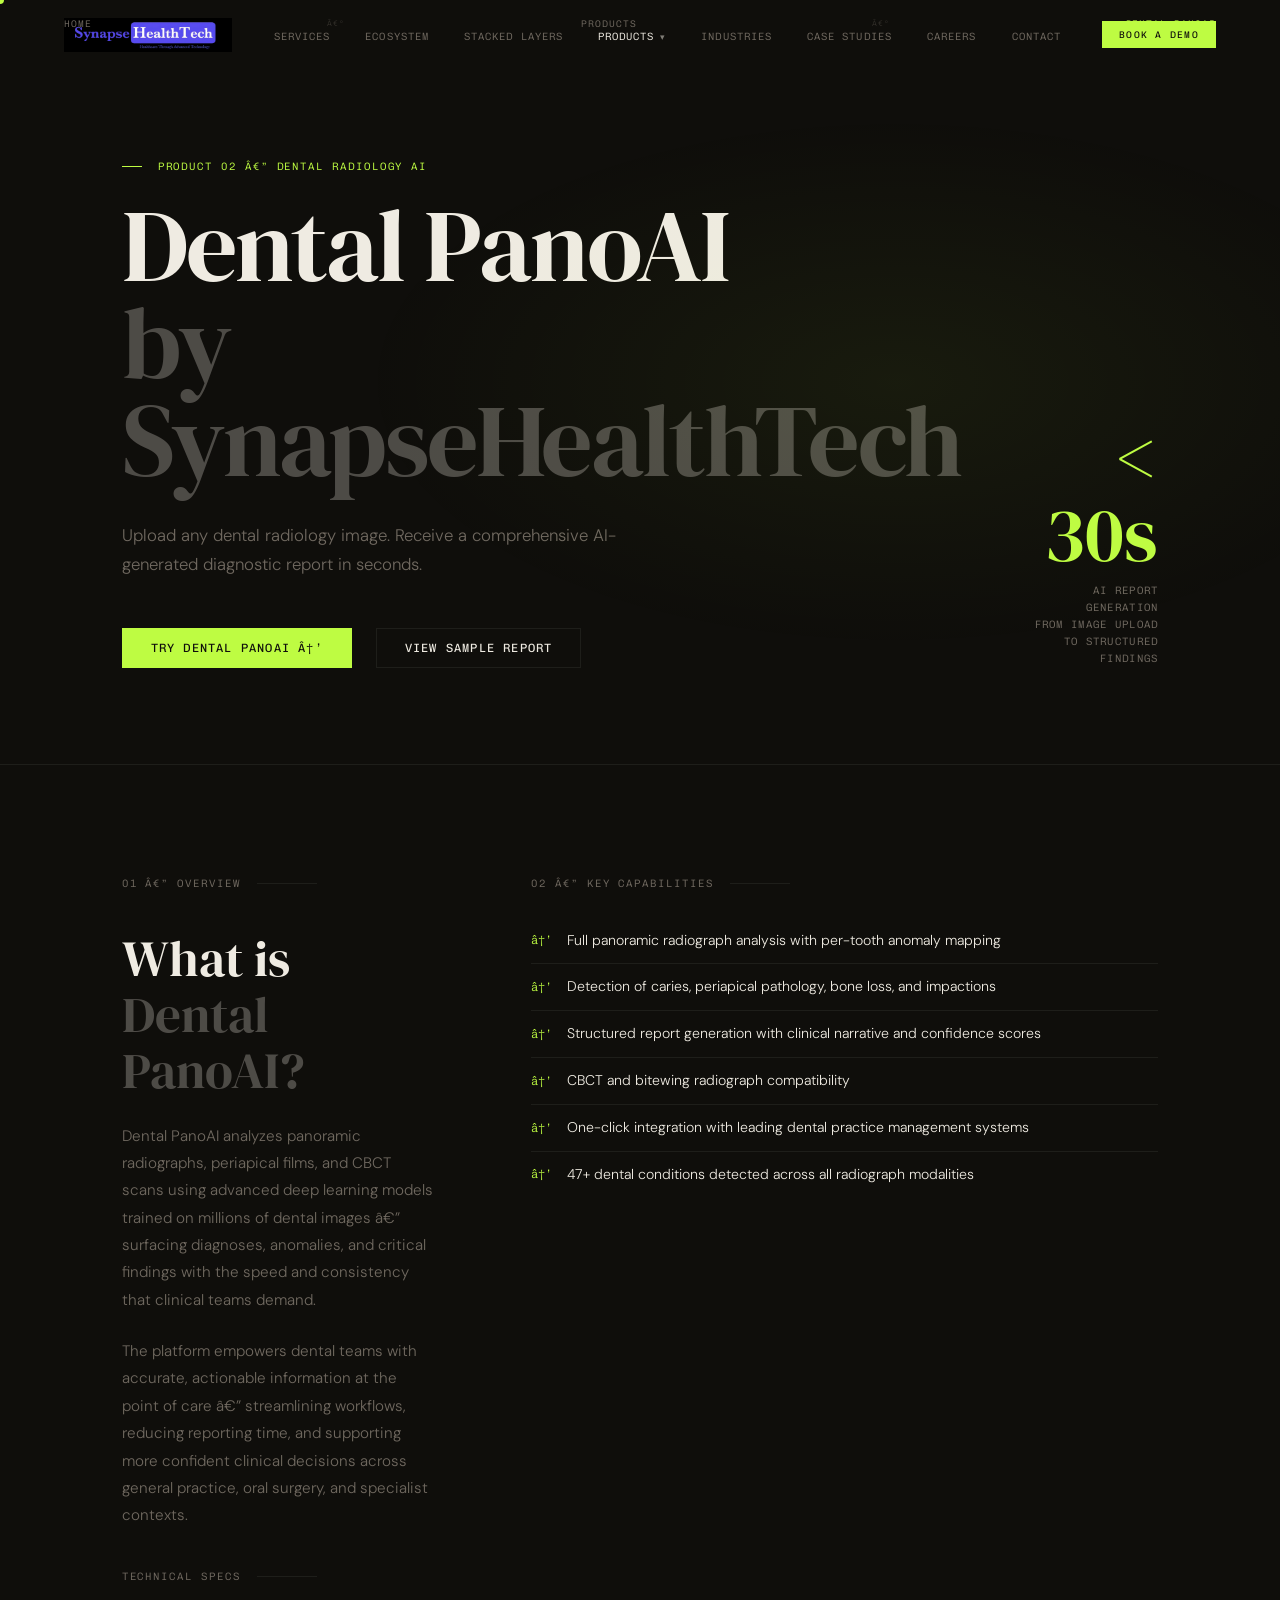
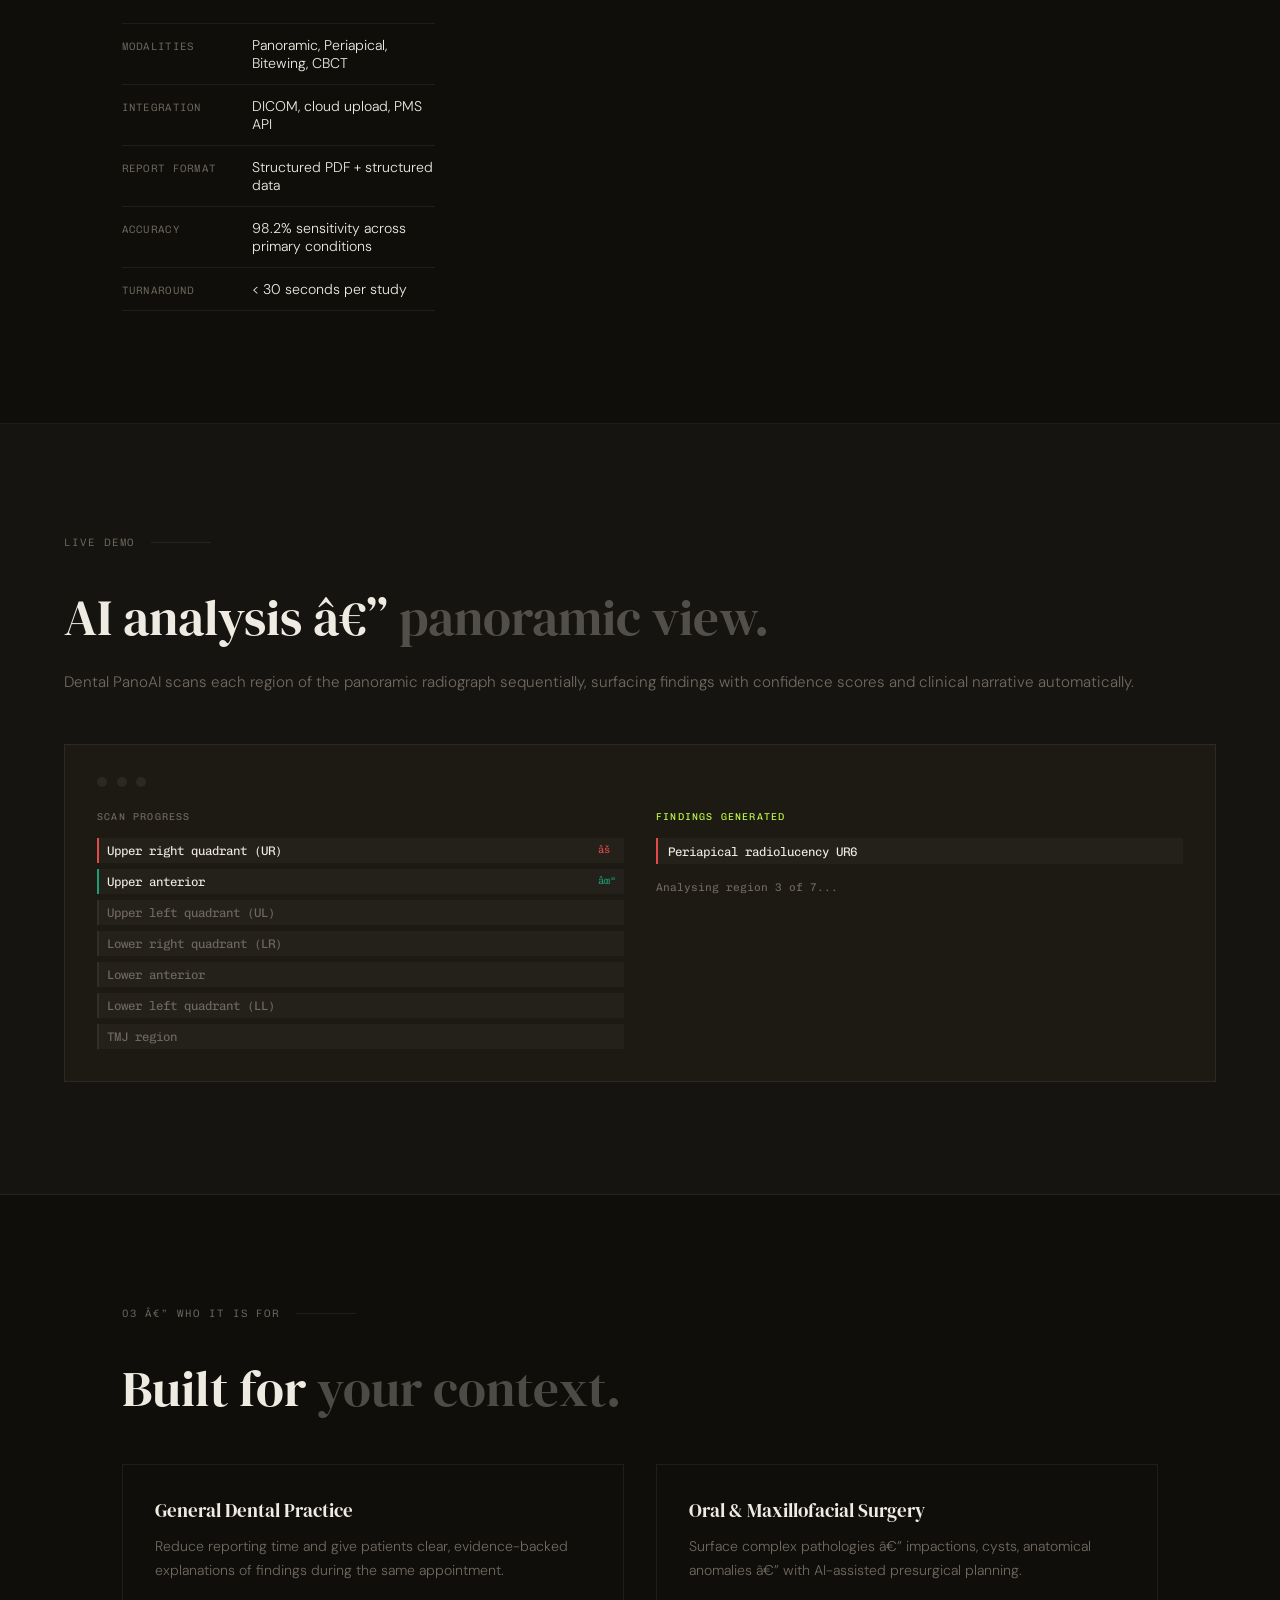
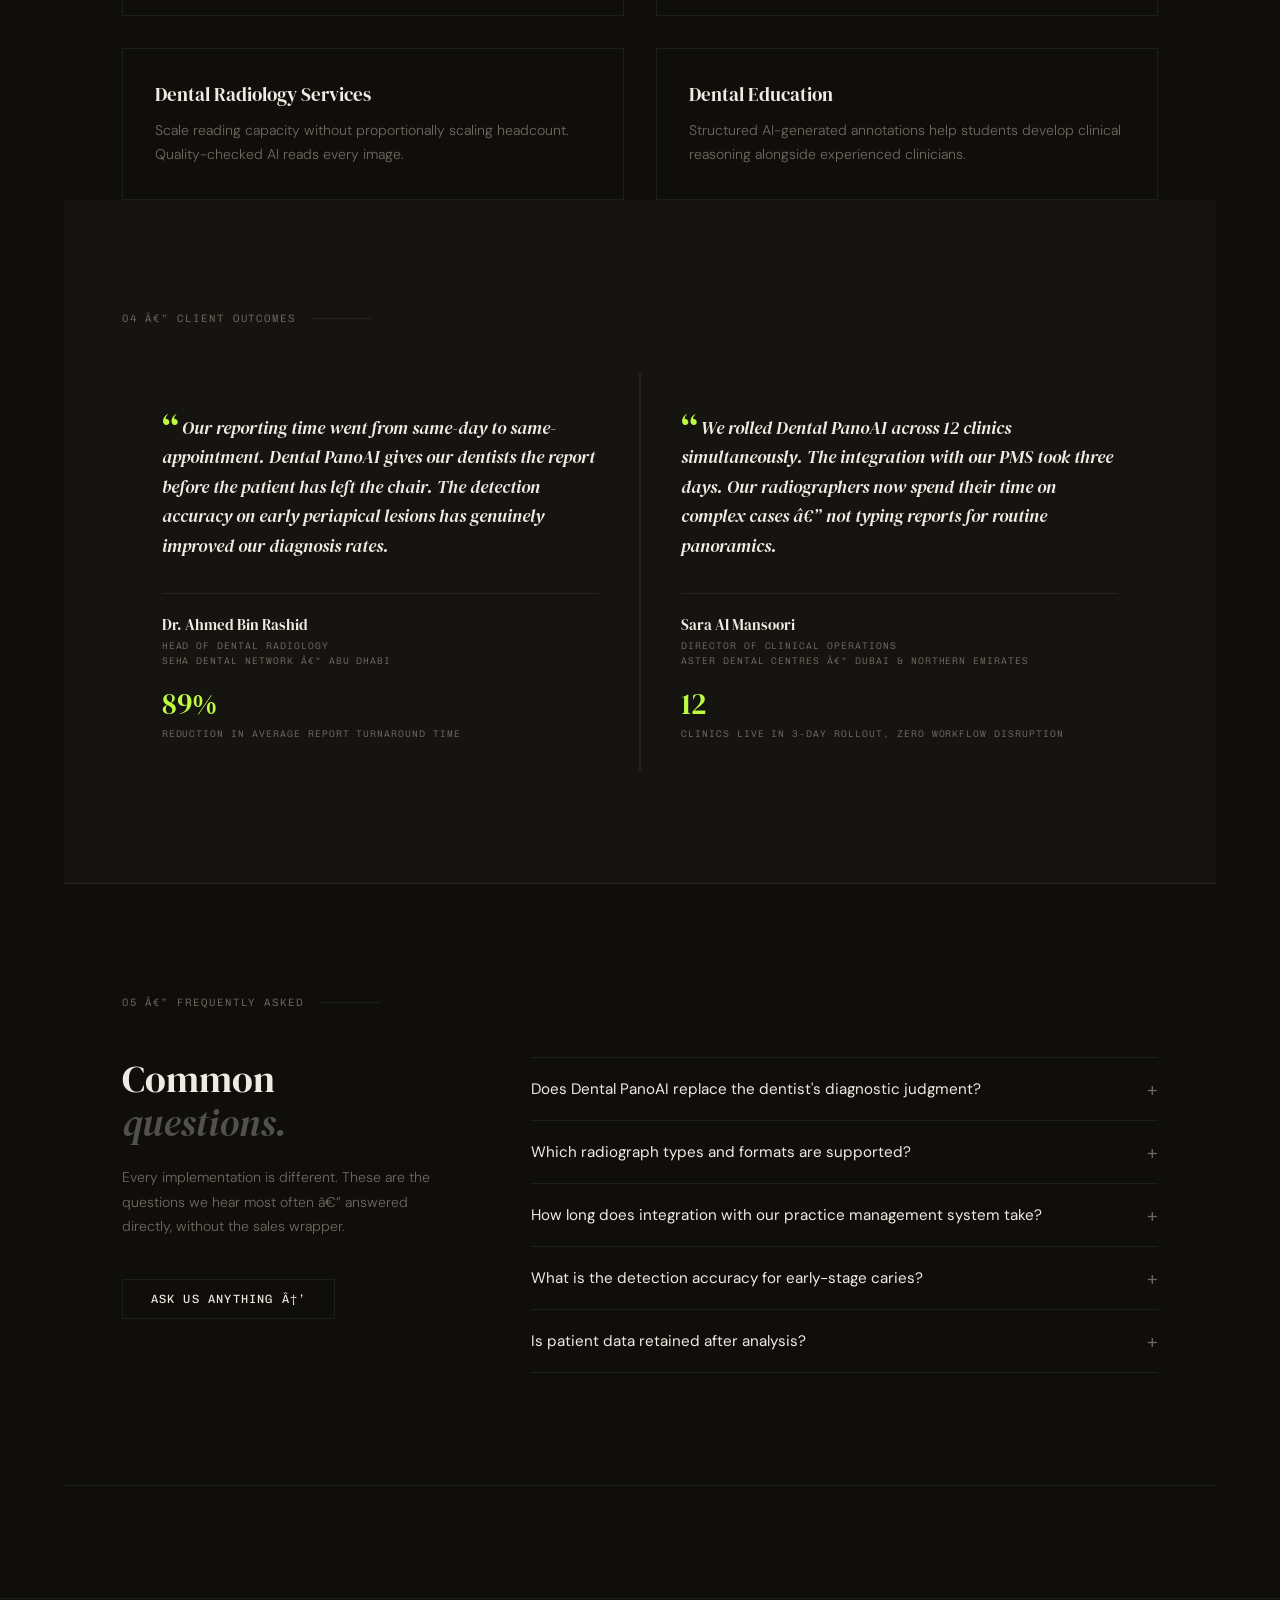
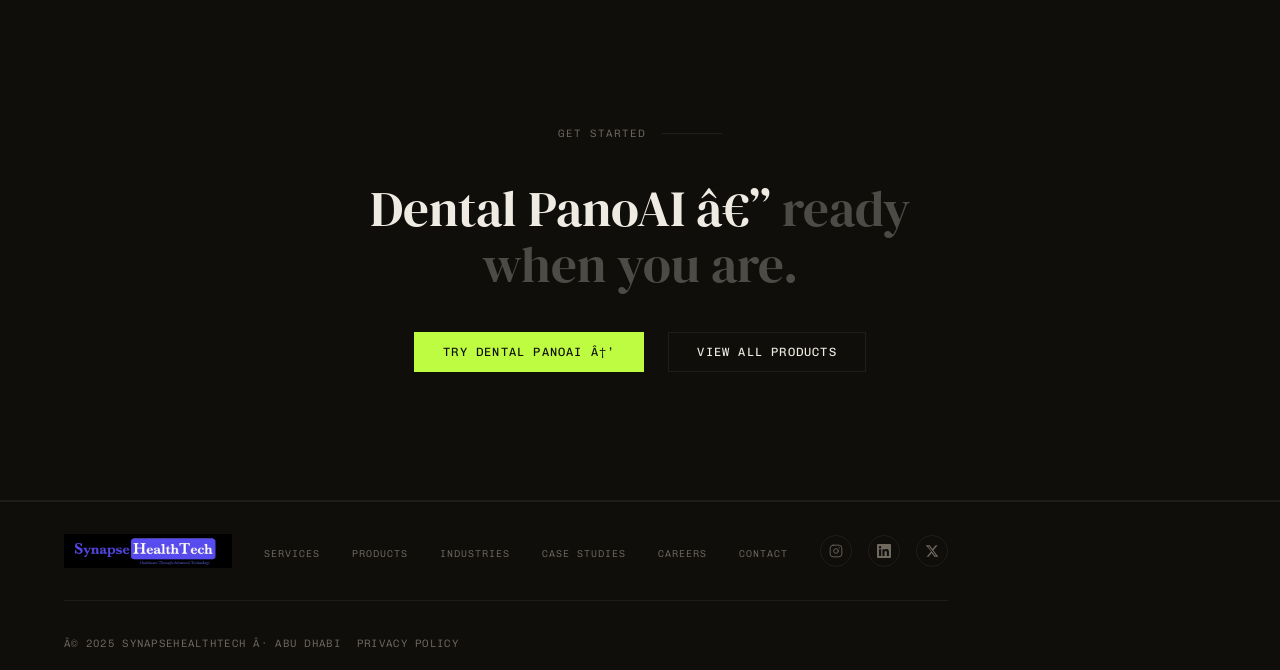
<file: dental.html>
﻿<!DOCTYPE html>
<html lang="en">
<head>

<meta charset="UTF-8">
<meta name="viewport" content="width=device-width, initial-scale=1.0">
<meta name="description" content="AI-powered dental radiology analysis in under 30 seconds. Upload any panoramic, periapical, or CBCT image and receive a structured diagnostic report with 47+ conditions detected.">
<meta property="og:type" content="website">
<meta property="og:title" content="Dental PanoAI â€” Dental Radiology AI | SynapseHealthTech">
<meta property="og:description" content="AI-powered dental radiology analysis in under 30 seconds. Upload any panoramic, periapical, or CBCT image and receive a structured diagnostic report with 47+ conditions detected.">
<meta property="og:url" content="https://synapsehealthtech.com/dental/">
<meta property="og:image" content="https://synapsehealthtech.com/assets/og-cover.png">
<meta property="og:site_name" content="SynapseHealthTech">
<meta name="twitter:card" content="summary_large_image">
<meta name="twitter:title" content="Dental PanoAI â€” Dental Radiology AI | SynapseHealthTech">
<meta name="twitter:description" content="AI-powered dental radiology analysis in under 30 seconds. Upload any panoramic, periapical, or CBCT image and receive a structured diagnostic report with 47+ conditions detected.">
<meta name="twitter:image" content="https://synapsehealthtech.com/assets/og-cover.png">
<title>Dental PanoAI â€” SynapseHealthTech</title>
<link rel="preconnect" href="https://fonts.googleapis.com">
<link rel="preconnect" href="https://fonts.gstatic.com" crossorigin>
<link href="https://fonts.googleapis.com/css2?family=DM+Serif+Display:ital@0;1&family=Chivo+Mono:wght@300;400&family=DM+Sans:opsz,wght@9..40,300;9..40,400;9..40,500&display=swap" rel="stylesheet">
<link rel="stylesheet" href="assets/synapse.css">
<link rel="stylesheet" href="assets/responsive.css">
<link rel="stylesheet" href="assets/additions.css">
</head>
<body>
<div id="dot"></div>
<nav id="nav">
  <a href="index.html" class="logo"><img src="assets/Logo_Hi_Res.png" alt="SynapseHealthTech" width="auto" height="34" loading="eager"></a>
  <ul class="nl"><li><a href="services.html">Services</a></li><li><a href="ecosystem.html">Ecosystem</a></li><li><a href="ecosystemlayer.html">Stacked Layers</a></li><li class="nl-drop"><a href="products.html"class="act">Products</a><div class="nl-menu"><a href="privasure.html" class="nl-menu-item"><span class="nl-menu-item-n">PrivaSure</span><span class="nl-menu-item-t">Healthcare Data Privacy</span></a><a href="dental.html" class="nl-menu-item"><span class="nl-menu-item-n">Dental PanoAI</span><span class="nl-menu-item-t">Dental Radiology AI</span></a><a href="pdcm.html" class="nl-menu-item"><span class="nl-menu-item-n">PDCM</span><span class="nl-menu-item-t">Post-Discharge Care Management</span></a><a href="agentic-rcm.html" class="nl-menu-item"><span class="nl-menu-item-n">Agentic RCM</span><span class="nl-menu-item-t">Revenue Cycle Automation</span></a></div></li><li><a href="industries.html">Industries</a></li><li><a href="case-studies.html">Case Studies</a></li><li><a href="careers.html">Careers</a></li><li><a href="contact.html">Contact</a></li></ul>
  <a href="contact.html" class="nav-demo">Book a Demo</a>
  <button id="menu-btn" aria-label="Open navigation" aria-expanded="false">
    <span></span><span></span><span></span>
  </button>
</nav><style>
.prod-hero{padding:10rem 5% 6rem;position:relative;overflow:hidden;border-bottom:1px solid var(--ln)}
.prod-hero-amb{position:absolute;top:0;left:0;right:0;bottom:0;background:radial-gradient(ellipse 60% 50% at 70% 50%,rgba(190,252,66,.055) 0%,transparent 70%);pointer-events:none}
.prod-pretag{font-family:'Chivo Mono',monospace;font-size:.67rem;font-weight:300;letter-spacing:.18em;text-transform:uppercase;color:var(--a);margin-bottom:1.5rem;display:flex;align-items:center;gap:1rem}
.prod-pretag::before{content:'';width:20px;height:1px;background:var(--a)}
.prod-hero-inner{max-width:1280px;margin:0 auto;display:grid;grid-template-columns:1fr auto;align-items:end;gap:4rem}
.prod-hero-h1{font-family:'DM Serif Display',serif;font-size:clamp(3.5rem,8vw,7rem);font-weight:400;line-height:.95;letter-spacing:-.02em;color:var(--fg)}
.prod-hero-h1 em{color:rgba(239,235,226,.28);font-style:normal}
.prod-hero-sub{font-size:1.05rem;font-weight:300;color:var(--sub);line-height:1.75;max-width:540px;margin-top:2rem}
.prod-kpi-block{text-align:right;flex-shrink:0}
.prod-kpi-n{font-family:'DM Serif Display',serif;font-size:clamp(3rem,6vw,5.5rem);font-weight:400;color:var(--a);line-height:1}
.prod-kpi-l{font-family:'Chivo Mono',monospace;font-size:.67rem;font-weight:300;letter-spacing:.12em;text-transform:uppercase;color:var(--sub);margin-top:.6rem;line-height:1.6}
.prod-hero-acts{display:flex;gap:1.5rem;margin-top:3rem;flex-wrap:wrap}
.prod-sec2{padding:7rem 5%;border-bottom:1px solid var(--ln)}
.prod-sec2-inner{max-width:1280px;margin:0 auto;display:grid;grid-template-columns:1fr 2fr;gap:6rem;align-items:start}
.prod-sec2-inner.three{grid-template-columns:1fr 1fr 1fr;gap:3rem}
.prod-sec-label{font-family:'Chivo Mono',monospace;font-size:.67rem;font-weight:300;letter-spacing:.18em;text-transform:uppercase;color:var(--sub);margin-bottom:2.5rem;display:flex;align-items:center;gap:1rem}
.prod-sec-label::after{content:'';flex:1;height:1px;background:var(--ln);max-width:60px}
.prod-sec-h2{font-family:'DM Serif Display',serif;font-size:clamp(2rem,4vw,3.2rem);font-weight:400;line-height:1.1;color:var(--fg);margin-bottom:1.5rem}
.prod-sec-h2 em{color:rgba(239,235,226,.28);font-style:normal}
.prod-body{font-size:.95rem;font-weight:300;color:var(--sub);line-height:1.8;margin-bottom:1.5rem}
.feat-list{list-style:none;display:flex;flex-direction:column;gap:.75rem;margin-top:.5rem}
.feat-item{font-size:.88rem;font-weight:300;color:var(--fg);display:flex;align-items:start;gap:.9rem;padding-bottom:.75rem;border-bottom:1px solid var(--ln);line-height:1.55}
.feat-item:last-child{border-bottom:none}
.feat-item::before{content:'â†’';font-family:'Chivo Mono',monospace;font-size:.75rem;color:var(--a);flex-shrink:0;margin-top:.15em}
.spec-grid{display:grid;gap:0}
.spec-row{display:grid;grid-template-columns:1fr 1.6fr;gap:1rem;padding:.75rem 0;border-bottom:1px solid var(--ln);align-items:baseline}
.spec-row:first-child{border-top:1px solid var(--ln)}
.spec-key{font-family:'Chivo Mono',monospace;font-size:.67rem;font-weight:300;letter-spacing:.12em;text-transform:uppercase;color:var(--sub)}
.spec-val{font-size:.88rem;font-weight:300;color:var(--fg)}
.use-grid{display:grid;grid-template-columns:1fr 1fr;gap:2rem}
.use-card{padding:2rem;border:1px solid var(--ln);transition:border-color .25s}
.use-card:hover{border-color:rgba(190,252,66,.25)}
.use-card-h{font-family:'DM Serif Display',serif;font-size:1.2rem;font-weight:400;color:var(--fg);margin-bottom:.75rem}
.use-card-p{font-size:.88rem;font-weight:300;color:var(--sub);line-height:1.7}
.demo-section{padding:7rem 5%;border-bottom:1px solid var(--ln);background:var(--bg2)}
.demo-inner{max-width:1280px;margin:0 auto}
.demo-window{border:1px solid var(--ln);background:var(--bg3);padding:2rem;margin-top:3rem;font-family:'Chivo Mono',monospace}
.demo-bar{display:flex;gap:.6rem;margin-bottom:1.5rem}
.demo-dot{width:10px;height:10px;border-radius:50%;background:var(--ln)}
</style>

<section class="prod-hero">
  <div class="prod-hero-amb"></div>
  <div class="ct">
    <nav class="breadcrumb" aria-label="breadcrumb">
    <a href="index.html">Home</a>
    <span class="breadcrumb-sep">â€º</span>
    <a href="products.html">Products</a>
    <span class="breadcrumb-sep">â€º</span>
    <span class="breadcrumb-curr">Dental PanoAI</span>
  </nav>
    <div class="prod-pretag fade">Product 02 â€” Dental Radiology AI</div>
    <div class="prod-hero-inner">
      <div>
        <h1 class="prod-hero-h1 fade">Dental PanoAI<br><em>by SynapseHealthTech</em></h1>
        <p class="prod-hero-sub fade d1">Upload any dental radiology image. Receive a comprehensive AI-generated diagnostic report in seconds.</p>
        <div class="prod-hero-acts fade d2">
          <a href="contact.html" class="btn-filled">Try Dental PanoAI â†’</a>
          <a href="contact.html" class="btn-ghost">View sample report</a>
        </div>
      </div>
      <div class="prod-kpi-block fade d1">
        <div class="prod-kpi-n">< 30s</div>
        <div class="prod-kpi-l">AI report generation<br>from image upload<br>to structured findings</div>
      </div>
    </div>
  </div>
</section>

<!-- OVERVIEW + CAPABILITIES + SPECS -->
<section class="prod-sec2">
  <div class="ct">
    <div class="prod-sec2-inner">
      <div>
        <div class="prod-sec-label fade">01 â€” Overview</div>
        <h2 class="prod-sec-h2 fade">What is <em>Dental PanoAI?</em></h2>
        <p class="prod-body fade">Dental PanoAI analyzes panoramic radiographs, periapical films, and CBCT scans using advanced deep learning models trained on millions of dental images â€” surfacing diagnoses, anomalies, and critical findings with the speed and consistency that clinical teams demand.</p>
        <p class="prod-body fade">The platform empowers dental teams with accurate, actionable information at the point of care â€” streamlining workflows, reducing reporting time, and supporting more confident clinical decisions across general practice, oral surgery, and specialist contexts.</p>
        <div style="margin-top:2.5rem">
          <div class="prod-sec-label fade">Technical specs</div>
          <div class="spec-grid fade"><div class="spec-row"><div class="spec-key">Modalities</div><div class="spec-val">Panoramic, Periapical, Bitewing, CBCT</div></div>
<div class="spec-row"><div class="spec-key">Integration</div><div class="spec-val">DICOM, cloud upload, PMS API</div></div>
<div class="spec-row"><div class="spec-key">Report Format</div><div class="spec-val">Structured PDF + structured data</div></div>
<div class="spec-row"><div class="spec-key">Accuracy</div><div class="spec-val">98.2% sensitivity across primary conditions</div></div>
<div class="spec-row"><div class="spec-key">Turnaround</div><div class="spec-val">< 30 seconds per study</div></div></div>
        </div>
      </div>
      <div>
        <div class="prod-sec-label fade">02 â€” Key capabilities</div>
        <ul class="feat-list"><li class="feat-item">Full panoramic radiograph analysis with per-tooth anomaly mapping</li>
<li class="feat-item">Detection of caries, periapical pathology, bone loss, and impactions</li>
<li class="feat-item">Structured report generation with clinical narrative and confidence scores</li>
<li class="feat-item">CBCT and bitewing radiograph compatibility</li>
<li class="feat-item">One-click integration with leading dental practice management systems</li>
<li class="feat-item">47+ dental conditions detected across all radiograph modalities</li></ul>
      </div>
    </div>
  </div>
</section>

<div class="demo-section">
  <div class="demo-inner">
    <div class="prod-sec-label fade">Live demo</div>
    <div class="prod-sec-h2 fade">AI analysis â€” <em>panoramic view.</em></div>
    <p class="prod-body fade">Dental PanoAI scans each region of the panoramic radiograph sequentially, surfacing findings with confidence scores and clinical narrative automatically.</p>
    <div class="demo-window fade d1">
      <div class="demo-bar"><div class="demo-dot"></div><div class="demo-dot"></div><div class="demo-dot"></div></div>
      <div style="display:flex;gap:2rem;align-items:start;font-size:.78rem;flex-wrap:wrap">
        <div style="flex:1;min-width:220px">
          <div style="color:var(--sub);letter-spacing:.12em;text-transform:uppercase;font-size:.62rem;margin-bottom:1rem">Scan progress</div>
          <div id="dental-regions" style="display:flex;flex-direction:column;gap:.4rem"></div>
        </div>
        <div style="flex:1;min-width:220px">
          <div style="color:var(--a);letter-spacing:.12em;text-transform:uppercase;font-size:.62rem;margin-bottom:1rem">Findings generated</div>
          <div id="dental-findings" style="display:flex;flex-direction:column;gap:.5rem"></div>
          <div id="dental-summary" style="margin-top:1rem;font-size:.7rem;color:var(--sub)"></div>
        </div>
      </div>
    </div>
  </div>
</div>
<script>
const dRegions=[
  {name:'Upper right quadrant (UR)',finding:'Periapical radiolucency UR6',severity:'high'},
  {name:'Upper anterior',finding:'No significant anomaly',severity:'clear'},
  {name:'Upper left quadrant (UL)',finding:'Interproximal caries UL4â€“UL5',severity:'medium'},
  {name:'Lower right quadrant (LR)',finding:'Impacted LR8 â€” partial eruption',severity:'medium'},
  {name:'Lower anterior',finding:'Mild bone loss â€” lower anterior',severity:'low'},
  {name:'Lower left quadrant (LL)',finding:'No significant anomaly',severity:'clear'},
  {name:'TMJ region',finding:'Within normal limits bilaterally',severity:'clear'},
];
const sColors={high:'#E24B4A',medium:'#EF9F27',low:'var(--a)',clear:'#1D9E75'};
let dr=0;
function renderDental(){
  document.getElementById('dental-regions').innerHTML=dRegions.map((r,i)=>`<div style="display:flex;justify-content:space-between;padding:.3rem .5rem;background:rgba(255,255,255,.03);border-left:2px solid ${i<dr?sColors[r.severity]:'var(--ln)'}">
    <span style="color:${i<dr?'var(--fg)':'var(--sub)'}">${r.name}</span>
    <span style="color:${i<dr?sColors[r.severity]:'transparent'};font-size:.65rem">${i<dr?(r.severity==='clear'?'âœ“':'âš '):'...'}</span></div>`).join('');
  document.getElementById('dental-findings').innerHTML=dRegions.slice(0,dr).filter(r=>r.severity!=='clear').map(r=>`<div style="padding:.35rem .6rem;border-left:2px solid ${sColors[r.severity]};background:rgba(255,255,255,.03);color:var(--fg)">${r.finding}</div>`).join('');
  const done=dr>=dRegions.length;
  document.getElementById('dental-summary').textContent=done?`Report ready â€” ${dRegions.filter(r=>r.severity!=='clear').length} findings across ${dRegions.length} regions. Generation time: 18 seconds.`:`Analysing region ${dr+1} of ${dRegions.length}...`;
  if(!done){setTimeout(()=>{dr++;renderDental()},700);}
  else{setTimeout(()=>{dr=0;renderDental()},4000);}
}
setTimeout(renderDental,600);
</script>

<!-- USE CASES -->
<section class="prod-sec2">
  <div class="ct">
    <div class="prod-sec-label fade">03 â€” Who it is for</div>
    <h2 class="prod-sec-h2 fade">Built for <em>your context.</em></h2>
    <div class="use-grid" style="margin-top:3rem"><div class="use-card fade"><div class="use-card-h">General Dental Practice</div><p class="use-card-p">Reduce reporting time and give patients clear, evidence-backed explanations of findings during the same appointment.</p></div>
<div class="use-card fade"><div class="use-card-h">Oral &amp; Maxillofacial Surgery</div><p class="use-card-p">Surface complex pathologies â€” impactions, cysts, anatomical anomalies â€” with AI-assisted presurgical planning.</p></div>
<div class="use-card fade"><div class="use-card-h">Dental Radiology Services</div><p class="use-card-p">Scale reading capacity without proportionally scaling headcount. Quality-checked AI reads every image.</p></div>
<div class="use-card fade"><div class="use-card-h">Dental Education</div><p class="use-card-p">Structured AI-generated annotations help students develop clinical reasoning alongside experienced clinicians.</p></div></div>
  </div>
<section class="testi-section">
  <div class="testi-inner">
    <div class="prod-sec-label fade">04 â€” Client outcomes</div>
    <div class="testi-grid">
      <div class="testi-card fade">
        <p class="testi-q">Our reporting time went from same-day to same-appointment. Dental PanoAI gives our dentists the report before the patient has left the chair. The detection accuracy on early periapical lesions has genuinely improved our diagnosis rates.</p>
        <div class="testi-meta">
          <div class="testi-name">Dr. Ahmed Bin Rashid</div>
          <div class="testi-role">Head of Dental Radiology<br>SEHA Dental Network â€” Abu Dhabi</div>
          <div class="testi-outcome">89%</div>
          <div class="testi-outcome-l">Reduction in average report turnaround time</div>
        </div>
      </div>
      <div class="testi-card fade d1">
        <p class="testi-q">We rolled Dental PanoAI across 12 clinics simultaneously. The integration with our PMS took three days. Our radiographers now spend their time on complex cases â€” not typing reports for routine panoramics.</p>
        <div class="testi-meta">
          <div class="testi-name">Sara Al Mansoori</div>
          <div class="testi-role">Director of Clinical Operations<br>Aster Dental Centres â€” Dubai &amp; Northern Emirates</div>
          <div class="testi-outcome">12</div>
          <div class="testi-outcome-l">Clinics live in 3-day rollout, zero workflow disruption</div>
        </div>
      </div>
    </div>
  </div>
</section>

<section class="faq-section">
  <div class="faq-inner">
    <div class="prod-sec-label fade">05 â€” Frequently asked</div>
    <div class="faq-layout">
      <div>
        <h2 class="faq-intro-h fade">Common <em>questions.</em></h2>
        <p class="faq-intro-p fade">Every implementation is different. These are the questions we hear most often â€” answered directly, without the sales wrapper.</p>
        <div style="margin-top:2.5rem" class="fade d1">
          <a href="contact.html" class="btn-ghost" style="display:inline-flex">Ask us anything â†’</a>
        </div>
      </div>
      <div class="faq-list">
    <div class="faq-item">
      <div class="faq-q"><span class="faq-q-text">Does Dental PanoAI replace the dentist's diagnostic judgment?</span><span class="faq-icon">+</span></div>
      <div class="faq-a"><p class="faq-a-text">No â€” and we are explicit about this. Dental PanoAI is a clinical decision support tool. It surfaces findings, provides confidence scores, and generates a structured report. The treating dentist reviews every finding before it becomes part of the clinical record. The AI provides a second read, not a final diagnosis.</p></div>
    </div>
    <div class="faq-item">
      <div class="faq-q"><span class="faq-q-text">Which radiograph types and formats are supported?</span><span class="faq-icon">+</span></div>
      <div class="faq-a"><p class="faq-a-text">Dental PanoAI supports panoramic radiographs, periapical films, bitewing series, and CBCT volumes. Files can be uploaded via DICOM, JPEG, or PNG. CBCT analysis generates a 3D finding report with slice-level annotations. Integration with major PACS and dental practice management systems is available via API.</p></div>
    </div>
    <div class="faq-item">
      <div class="faq-q"><span class="faq-q-text">How long does integration with our practice management system take?</span><span class="faq-icon">+</span></div>
      <div class="faq-a"><p class="faq-a-text">For systems with available APIs (Carestream, Dentsply Sirona, Planmeca, Apteryx, and others), integration is typically complete within 2â€“3 days. PrivaSure also offers a standalone web portal for practices that prefer to upload manually and receive reports via the web interface without a PMS integration.</p></div>
    </div>
    <div class="faq-item">
      <div class="faq-q"><span class="faq-q-text">What is the detection accuracy for early-stage caries?</span><span class="faq-icon">+</span></div>
      <div class="faq-a"><p class="faq-a-text">In our clinical validation study across 14,000 radiographs, Dental PanoAI achieved 96.4% sensitivity and 94.1% specificity for interproximal caries detection at ICDAS score 2 and above. For periapical pathology, sensitivity was 97.8%. Full validation data and methodology are available in our clinical white paper upon request.</p></div>
    </div>
    <div class="faq-item">
      <div class="faq-q"><span class="faq-q-text">Is patient data retained after analysis?</span><span class="faq-icon">+</span></div>
      <div class="faq-a"><p class="faq-a-text">No. By default, uploaded radiographs are processed in memory and deleted within 60 minutes of report generation. No images are retained on SynapseHealthTech servers beyond the session. Customers with self-hosted deployments retain full data sovereignty. We do not use customer data to train or update models without explicit written agreement.</p></div>
    </div>
      </div>
    </div>
  </div>
</section>

</section>

<!-- CTA -->
<section style="padding:8rem 5%;text-align:center;border-bottom:1px solid var(--ln)">
  <div class="ct">
    <div class="prod-sec-label fade" style="justify-content:center">Get started</div>
    <h2 class="prod-sec-h2 fade" style="text-align:center;max-width:600px;margin:0 auto 2.5rem">Dental PanoAI â€” <em>ready when you are.</em></h2>
    <div style="display:flex;gap:1.5rem;justify-content:center;flex-wrap:wrap" class="fade d1">
      <a href="contact.html" class="btn-filled">Try Dental PanoAI â†’</a>
      <a href="products.html" class="btn-ghost">View all products</a>
    </div>
  </div>
</section>

<style>
@media(max-width:767px){
  .prod-hero-inner{grid-template-columns:1fr!important;gap:2rem!important}
  .prod-kpi-block{text-align:left!important}
  .prod-sec2-inner{grid-template-columns:1fr!important;gap:3rem!important}
  .use-grid{grid-template-columns:1fr!important}
  .prod-hero{padding:8rem 5% 4rem}
}
</style>

<footer>
  <div class="ft-top">
    <a href="index.html" class="logo"><img src="assets/Logo_Hi_Res.png" alt="SynapseHealthTech"></a>
    <ul class="fl"><li><a href="services.html">Services</a></li><li><a href="products.html">Products</a></li><li><a href="industries.html">Industries</a></li><li><a href="case-studies.html">Case Studies</a></li><li><a href="careers.html">Careers</a></li><li><a href="contact.html">Contact</a></li></ul>
    <div class="footer-social">
      <a href="https://instagram.com/synapsehealthtech" target="_blank" rel="noopener" aria-label="Instagram"><svg viewBox="0 0 24 24" fill="none" stroke="currentColor" stroke-width="1.5" stroke-linecap="round" stroke-linejoin="round"><rect x="2" y="2" width="20" height="20" rx="5" ry="5"/><circle cx="12" cy="12" r="4"/><circle cx="17.5" cy="6.5" r="1" fill="currentColor" stroke="none"/></svg></a>
      <a href="https://linkedin.com/company/synapsehealthtech" target="_blank" rel="noopener" aria-label="LinkedIn"><svg viewBox="0 0 24 24" fill="currentColor"><path d="M20.447 20.452h-3.554v-5.569c0-1.328-.027-3.037-1.852-3.037-1.853 0-2.136 1.445-2.136 2.939v5.667H9.351V9h3.414v1.561h.046c.477-.9 1.637-1.85 3.37-1.85 3.601 0 4.267 2.37 4.267 5.455v6.286zM5.337 7.433a2.062 2.062 0 01-2.063-2.065 2.064 2.064 0 112.063 2.065zm1.782 13.019H3.555V9h3.564v11.452zM22.225 0H1.771C.792 0 0 .774 0 1.729v20.542C0 23.227.792 24 1.771 24h20.451C23.2 24 24 23.227 24 22.271V1.729C24 .774 23.2 0 22.222 0h.003z"/></svg></a>
      <a href="https://x.com/synapseHT" target="_blank" rel="noopener" aria-label="X (Twitter)"><svg viewBox="0 0 24 24" fill="currentColor"><path d="M18.244 2.25h3.308l-7.227 8.26 8.502 11.24H16.17l-4.714-6.231-5.401 6.231H2.746l7.73-8.835L1.254 2.25H8.08l4.713 6.23zm-1.161 17.52h1.833L7.084 4.126H5.117z"/></svg></a>
    </div>
  </div>
  <div class="ft-bottom">
    <span class="fc">Â© 2025 SynapseHealthTech Â· Abu Dhabi</span>
    <a href="#" class="fc-link">Privacy Policy</a>
  </div>
</footer>
<script>
const dot=document.getElementById('dot');
document.addEventListener('mousemove',e=>{dot.style.left=e.clientX+'px';dot.style.top=e.clientY+'px'});
document.querySelectorAll('a,.sr,.pr,.ind-item,.role-row,.cert').forEach(el=>{el.addEventListener('mouseenter',()=>document.body.classList.add('lh'));el.addEventListener('mouseleave',()=>document.body.classList.remove('lh'))});
const nav=document.getElementById('nav');
window.addEventListener('scroll',()=>nav.classList.toggle('dim',scrollY>80),{passive:true});
const io=new IntersectionObserver(entries=>entries.forEach(e=>{if(e.isIntersecting){e.target.classList.add('on');io.unobserve(e.target)}}),{threshold:0.1});
document.querySelectorAll('.fade').forEach(el=>io.observe(el));
// Hamburger
const menuBtn=document.getElementById('menu-btn');
if(menuBtn){menuBtn.addEventListener('click',()=>{const open=document.body.classList.toggle('menu-open');menuBtn.setAttribute('aria-expanded',open);document.body.style.overflow=open?'hidden':''});document.querySelectorAll('.nl a').forEach(a=>{a.addEventListener('click',()=>{document.body.classList.remove('menu-open');document.body.style.overflow='';menuBtn.setAttribute('aria-expanded',false)})});document.addEventListener('keydown',e=>{if(e.key==='Escape'&&document.body.classList.contains('menu-open')){document.body.classList.remove('menu-open');document.body.style.overflow='';menuBtn.setAttribute('aria-expanded',false)}});}
if(window.matchMedia('(hover: none)').matches){const d=document.getElementById('dot');if(d)d.style.display='none';}

// â”€â”€ PRODUCTS DROPDOWN â”€â”€
document.querySelectorAll('.nl-drop').forEach(function(d){
  d.addEventListener('mouseenter',function(){d.classList.add('open')});
  d.addEventListener('mouseleave',function(){d.classList.remove('open')});
});

// â”€â”€ FAQ ACCORDION â”€â”€
document.querySelectorAll('.faq-item').forEach(function(item){
  item.querySelector('.faq-q').addEventListener('click',function(){
    var isOpen=item.classList.contains('open');
    document.querySelectorAll('.faq-item').forEach(function(i){i.classList.remove('open')});
    if(!isOpen)item.classList.add('open');
  });
});
</script>
</body>
</html>
</file>
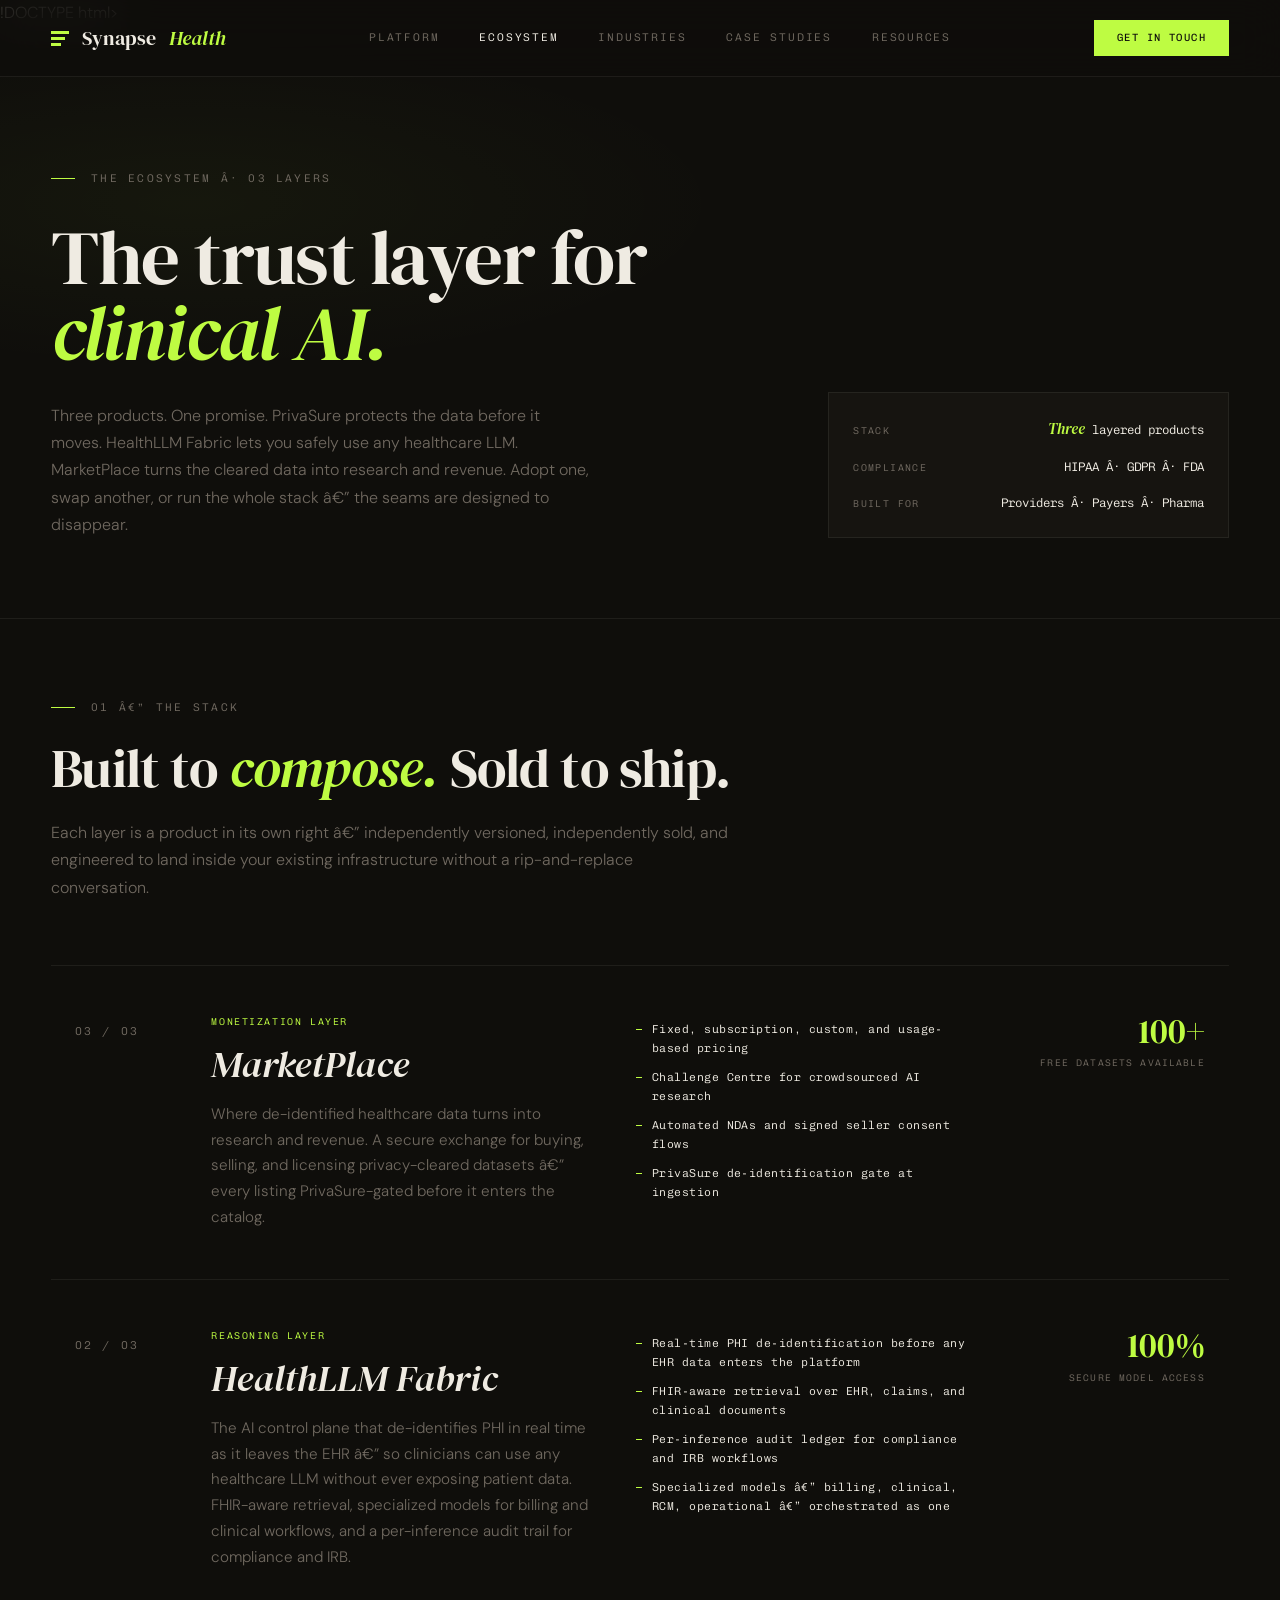
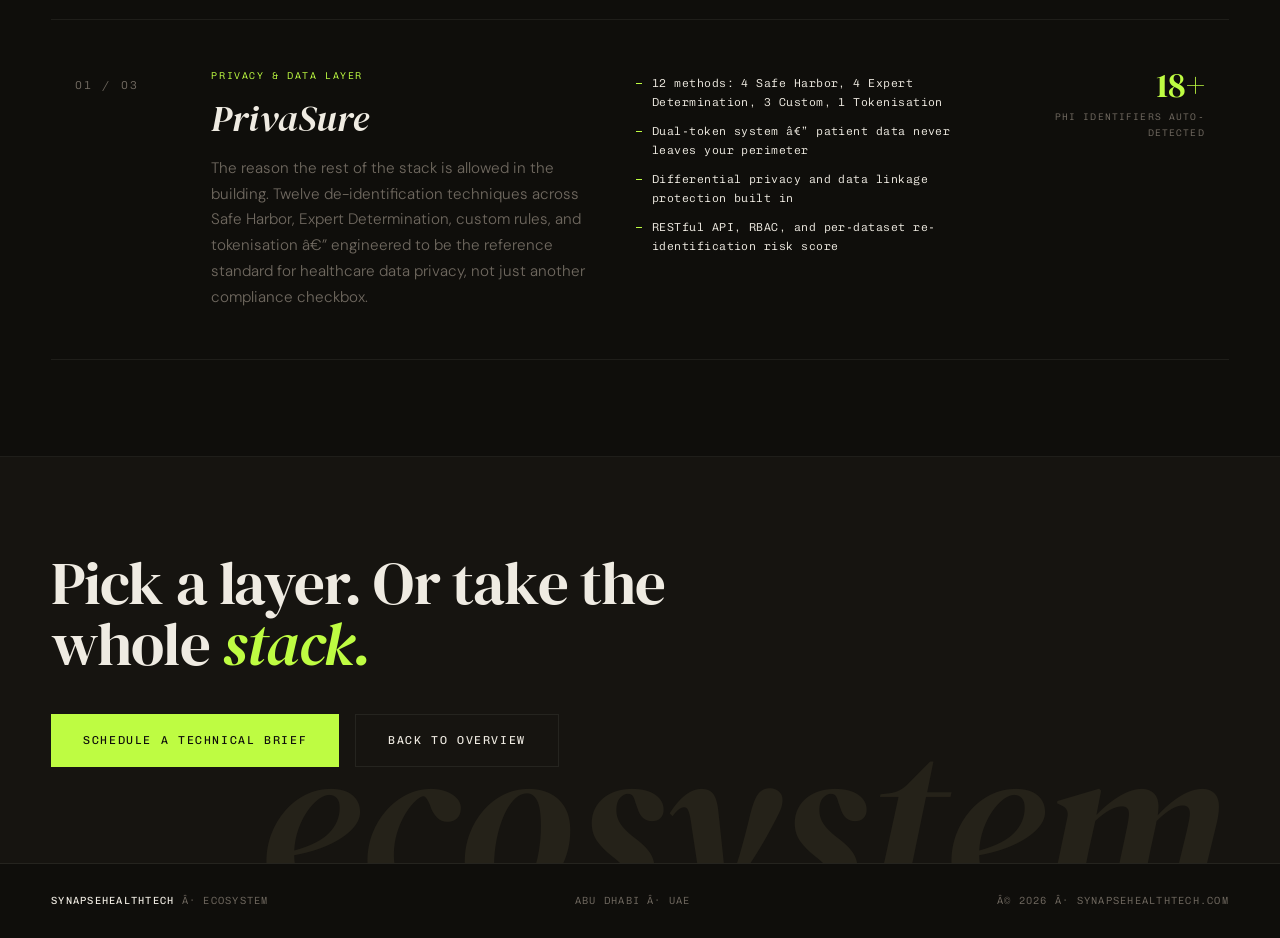
<file: ecosystem.html>
﻿!DOCTYPE html>
<html lang="en">
<head>

<meta charset="UTF-8">
<meta name="viewport" content="width=device-width, initial-scale=1.0">
<title>Ecosystem â€” SynapseHealthTech</title>
<link rel="preconnect" href="https://fonts.googleapis.com">
<link rel="preconnect" href="https://fonts.gstatic.com" crossorigin>
<link href="https://fonts.googleapis.com/css2?family=DM+Serif+Display:ital@0;1&family=Chivo+Mono:wght@300;400&family=DM+Sans:opsz,wght@9..40,300;9..40,400;9..40,500&display=swap" rel="stylesheet">
<style>
:root{
--bg:#0F0E0B; --bg2:#161410; --bg3:#1D1A14; --faint:#252219;
--fg:#EFEBE2; --sub:#706960; --a:#BEFC42; --a-dim:rgba(190,252,66,.10);
--ln:rgba(239,235,226,.07); --lnh:rgba(239,235,226,.14);
--font-serif:'DM Serif Display',serif; --font-mono:'Chivo Mono',monospace; --font-sans:'DM Sans',sans-serif;
}
*,*::before,*::after{box-sizing:border-box;margin:0;padding:0}
html{scroll-behavior:smooth}
body{background:var(--bg);color:var(--fg);font-family:var(--font-sans);font-weight:300;overflow-x:hidden;line-height:1.6}
 
/* TOPNAV */
.topnav{position:fixed;top:0;left:0;right:0;z-index:100;display:flex;align-items:center;justify-content:space-between;padding:1.25rem 4%;background:rgba(15,14,11,.78);backdrop-filter:blur(20px);border-bottom:1px solid var(--ln)}
.brand{display:flex;align-items:center;gap:.8rem;font-family:var(--font-serif);font-size:1.25rem;color:var(--fg);text-decoration:none}
.brand em{color:var(--a);font-style:italic}
.brand-mark{display:inline-flex;flex-direction:column;gap:3px}
.brand-mark span{display:block;width:18px;height:3px;background:var(--a)}
.brand-mark span:nth-child(2){width:14px}
.brand-mark span:nth-child(3){width:10px}
.topnav-links{display:flex;gap:2.5rem}
.topnav-links a{font-family:var(--font-mono);font-size:.7rem;font-weight:300;letter-spacing:.16em;text-transform:uppercase;color:var(--sub);text-decoration:none;transition:color .2s}
.topnav-links a:hover,.topnav-links a.act{color:var(--fg)}
.topnav-cta{padding:.6rem 1.4rem;background:var(--a);color:#0F0E0B;font-family:var(--font-mono);font-size:.66rem;font-weight:400;letter-spacing:.14em;text-transform:uppercase;text-decoration:none;transition:opacity .2s}
.topnav-cta:hover{opacity:.85}
 
/* HERO */
.hero{padding:9rem 4% 5rem;border-bottom:1px solid var(--ln);position:relative;overflow:hidden}
.hero::before{content:'';position:absolute;inset:0;background:radial-gradient(ellipse 60% 40% at 15% 30%,rgba(190,252,66,.04) 0%,transparent 70%);pointer-events:none}
.hero-inner{max-width:1280px;margin:0 auto;display:grid;grid-template-columns:1.7fr 1fr;gap:6rem;align-items:end;position:relative}
.h-label{font-family:var(--font-mono);font-size:.7rem;font-weight:300;letter-spacing:.2em;text-transform:uppercase;color:var(--sub);margin-bottom:2rem;display:flex;align-items:center;gap:1rem}
.h-label::before{content:'';width:24px;height:1px;background:var(--a)}
.h-title{font-family:var(--font-serif);font-size:clamp(2.6rem,6vw,5.2rem);font-weight:400;line-height:.98;letter-spacing:-.02em;margin-bottom:2rem}
.h-title em{font-style:italic;color:var(--a)}
.h-desc{font-size:1rem;color:var(--sub);line-height:1.7;max-width:540px}
.hero-meta{display:flex;flex-direction:column;gap:1rem;padding:1.5rem;border:1px solid var(--ln);background:var(--bg2)}
.meta-row{display:flex;justify-content:space-between;align-items:baseline;gap:1rem}
.meta-row .k{font-family:var(--font-mono);font-size:.62rem;font-weight:300;letter-spacing:.14em;text-transform:uppercase;color:var(--sub)}
.meta-row .v{font-family:var(--font-mono);font-size:.78rem;color:var(--fg)}
.meta-row .v em{font-family:var(--font-serif);font-style:italic;color:var(--a);font-size:.95rem}
 
/* LAYERS */
.layers{padding:5rem 4% 6rem;border-bottom:1px solid var(--ln)}
.layers-inner{max-width:1280px;margin:0 auto}
.sec-label{font-family:var(--font-mono);font-size:.7rem;font-weight:300;letter-spacing:.2em;text-transform:uppercase;color:var(--sub);margin-bottom:1.5rem;display:flex;align-items:center;gap:1rem}
.sec-label::before{content:'';width:24px;height:1px;background:var(--a)}
.sec-title{font-family:var(--font-serif);font-size:clamp(2rem,4.5vw,3.4rem);font-weight:400;line-height:1;letter-spacing:-.015em;margin-bottom:1.5rem}
.sec-title em{font-style:italic;color:var(--a)}
.sec-desc{font-size:1rem;color:var(--sub);max-width:680px;margin-bottom:4rem;line-height:1.7}
 
.layer-row{display:grid;grid-template-columns:.4fr 1.6fr 1.4fr .8fr;gap:2.5rem;align-items:start;padding:3rem 1.5rem;border-top:1px solid var(--ln);transition:background .3s ease,box-shadow .3s ease;cursor:default}
.layer-row:last-child{border-bottom:1px solid var(--ln)}
.layer-row:hover{background:rgba(190,252,66,.025);box-shadow:inset 0 0 0 1px rgba(190,252,66,.5)}
.lr-num{font-family:var(--font-mono);font-size:.72rem;font-weight:300;letter-spacing:.18em;color:var(--sub);padding-top:.5rem}
.lr-tag{font-family:var(--font-mono);font-size:.62rem;font-weight:300;letter-spacing:.16em;text-transform:uppercase;color:var(--a);display:inline-block;margin-bottom:1rem}
.lr-name{font-family:var(--font-serif);font-size:2.3rem;font-weight:400;line-height:1;margin-bottom:1.2rem}
.lr-name em{font-style:italic}
.lr-desc{font-size:.95rem;color:var(--sub);line-height:1.7}
.lr-features{display:flex;flex-direction:column;gap:.7rem;padding-top:.4rem}
.lr-feat{font-family:var(--font-mono);font-size:.72rem;font-weight:300;letter-spacing:.04em;color:var(--fg);padding-left:1rem;position:relative;line-height:1.6}
.lr-feat::before{content:'';position:absolute;left:0;top:.55rem;width:6px;height:1px;background:var(--a)}
.lr-side{display:flex;flex-direction:column;justify-content:space-between;align-items:flex-end;height:100%;gap:1.5rem}
.lr-mini{text-align:right}
.lr-mini-n{display:block;font-family:var(--font-serif);font-size:2.2rem;font-weight:400;color:var(--a);line-height:1;margin-bottom:.4rem}
.lr-mini-l{font-family:var(--font-mono);font-size:.6rem;font-weight:300;letter-spacing:.12em;text-transform:uppercase;color:var(--sub)}
.lr-link{font-family:var(--font-mono);font-size:.66rem;font-weight:400;letter-spacing:.14em;text-transform:uppercase;color:var(--a);text-decoration:none;border-bottom:1px solid var(--a);padding-bottom:.2rem;transition:opacity .2s}
.lr-link:hover{opacity:.7}
 
/* CTA */
.cta{padding:6rem 4%;background:var(--bg2);position:relative;overflow:hidden;border-bottom:1px solid var(--ln)}
.cta-ghost{position:absolute;bottom:-3rem;right:-1rem;font-family:var(--font-serif);font-style:italic;font-size:14rem;color:var(--faint);line-height:.8;pointer-events:none;user-select:none}
.cta-inner{max-width:1280px;margin:0 auto;position:relative}
.cta-title{font-family:var(--font-serif);font-size:clamp(2.2rem,5vw,3.8rem);font-weight:400;line-height:1;letter-spacing:-.015em;margin-bottom:2.5rem;max-width:780px}
.cta-title em{font-style:italic;color:var(--a)}
.cta-actions{display:flex;gap:1rem;flex-wrap:wrap}
.cta-btn{display:inline-flex;align-items:center;padding:1rem 2rem;background:var(--a);color:#0F0E0B;font-family:var(--font-mono);font-size:.72rem;font-weight:400;letter-spacing:.14em;text-transform:uppercase;text-decoration:none;transition:opacity .2s}
.cta-btn:hover{opacity:.85}
.cta-btn.ghost{background:transparent;color:var(--fg);border:1px solid var(--ln)}
.cta-btn.ghost:hover{border-color:var(--a);color:var(--a);opacity:1}
 
/* FOOTER */
.page-foot{display:flex;justify-content:space-between;padding:1.8rem 4%;font-family:var(--font-mono);font-size:.65rem;font-weight:300;letter-spacing:.12em;text-transform:uppercase;color:var(--sub);flex-wrap:wrap;gap:1rem}
.page-foot strong{color:var(--fg);font-weight:400}
 
@media(max-width:880px){
.topnav-links{display:none}
.hero-inner{grid-template-columns:1fr;gap:2.5rem}
.layer-row{grid-template-columns:1fr;gap:1.5rem}
.lr-side{align-items:flex-start;flex-direction:row;justify-content:space-between;width:100%}
.lr-mini{text-align:left}
}
</style>
</head>
<body>
 
<nav class="topnav">
<a href="#" class="brand">
<span class="brand-mark"><span></span><span></span><span></span></span>
Synapse<em>Health</em>
</a>
<div class="topnav-links">
<a href="#">Platform</a>
<a href="#" class="act">Ecosystem</a>
<a href="#">Industries</a>
<a href="case-studies.html">Case Studies</a>
<a href="#">Resources</a>
</div>
<a href="#contact" class="topnav-cta">Get in Touch</a>
</nav>
 
<!-- HERO -->
<section class="hero">
<div class="hero-inner">
<div>
<div class="h-label">The Ecosystem Â· 03 Layers</div>
<h1 class="h-title">The trust layer for <em>clinical AI.</em></h1>
<p class="h-desc">Three products. One promise. PrivaSure protects the data before it moves. HealthLLM Fabric lets you safely use any healthcare LLM. MarketPlace turns the cleared data into research and revenue. Adopt one, swap another, or run the whole stack â€” the seams are designed to disappear.</p>
</div>
<aside class="hero-meta">
<div class="meta-row">
<span class="k">Stack</span>
<span class="v"><em>Three</em> layered products</span>
</div>
<div class="meta-row">
<span class="k">Compliance</span>
<span class="v">HIPAA Â· GDPR Â· FDA</span>
</div>
<div class="meta-row">
<span class="k">Built for</span>
<span class="v">Providers Â· Payers Â· Pharma</span>
</div>
</aside>
</div>
</section>
 
<!-- LAYERS -->
<section class="layers">
<div class="layers-inner">
<div class="sec-label">01 â€” The Stack</div>
<h2 class="sec-title">Built to <em>compose.</em> Sold to ship.</h2>
<p class="sec-desc">Each layer is a product in its own right â€” independently versioned, independently sold, and engineered to land inside your existing infrastructure without a rip-and-replace conversation.</p>
 
<!-- Layer 3 -->
<div class="layer-row">
<div class="lr-num">03 / 03</div>
<div class="lr-title-block">
<span class="lr-tag">Monetization Layer</span>
<h3 class="lr-name"><em>MarketPlace</em></h3>
<p class="lr-desc">Where de-identified healthcare data turns into research and revenue. A secure exchange for buying, selling, and licensing privacy-cleared datasets â€” every listing PrivaSure-gated before it enters the catalog.</p>
</div>
<div class="lr-features">
<span class="lr-feat">Fixed, subscription, custom, and usage-based pricing</span>
<span class="lr-feat">Challenge Centre for crowdsourced AI research</span>
<span class="lr-feat">Automated NDAs and signed seller consent flows</span>
<span class="lr-feat">PrivaSure de-identification gate at ingestion</span>
</div>
<div class="lr-side">
<div class="lr-mini">
<span class="lr-mini-n">100+</span>
<span class="lr-mini-l">Free datasets available</span>
</div>
</div>
</div>
 
<!-- Layer 2 -->
<div class="layer-row">
<div class="lr-num">02 / 03</div>
<div class="lr-title-block">
<span class="lr-tag">Reasoning Layer</span>
<h3 class="lr-name"><em>HealthLLM Fabric</em></h3>
<p class="lr-desc">The AI control plane that de-identifies PHI in real time as it leaves the EHR â€” so clinicians can use any healthcare LLM without ever exposing patient data. FHIR-aware retrieval, specialized models for billing and clinical workflows, and a per-inference audit trail for compliance and IRB.</p>
</div>
<div class="lr-features">
<span class="lr-feat">Real-time PHI de-identification before any EHR data enters the platform</span>
<span class="lr-feat">FHIR-aware retrieval over EHR, claims, and clinical documents</span>
<span class="lr-feat">Per-inference audit ledger for compliance and IRB workflows</span>
<span class="lr-feat">Specialized models â€” billing, clinical, RCM, operational â€” orchestrated as one</span>
</div>
<div class="lr-side">
<div class="lr-mini">
<span class="lr-mini-n">100%</span>
<span class="lr-mini-l">Secure model access</span>
</div>
</div>
</div>
 
<!-- Layer 1 -->
<div class="layer-row">
<div class="lr-num">01 / 03</div>
<div class="lr-title-block">
<span class="lr-tag">Privacy &amp; Data Layer</span>
<h3 class="lr-name"><em>PrivaSure</em></h3>
<p class="lr-desc">The reason the rest of the stack is allowed in the building. Twelve de-identification techniques across Safe Harbor, Expert Determination, custom rules, and tokenisation â€” engineered to be the reference standard for healthcare data privacy, not just another compliance checkbox.</p>
</div>
<div class="lr-features">
<span class="lr-feat">12 methods: 4 Safe Harbor, 4 Expert Determination, 3 Custom, 1 Tokenisation</span>
<span class="lr-feat">Dual-token system â€” patient data never leaves your perimeter</span>
<span class="lr-feat">Differential privacy and data linkage protection built in</span>
<span class="lr-feat">RESTful API, RBAC, and per-dataset re-identification risk score</span>
</div>
<div class="lr-side">
<div class="lr-mini">
<span class="lr-mini-n">18+</span>
<span class="lr-mini-l">PHI identifiers auto-detected</span>
</div>
</div>
</div>
</div>
</section>
 
<!-- CTA -->
<section class="cta" id="contact">
<span class="cta-ghost">ecosystem.</span>
<div class="cta-inner">
<h2 class="cta-title">Pick a layer. Or take the whole <em>stack.</em></h2>
<div class="cta-actions">
<a href="#" class="cta-btn">Schedule a Technical Brief</a>
<a href="Stacked Layers.html" class="cta-btn ghost">Back to Overview</a>
</div>
</div>
</section>
 
<footer class="page-foot">
<span><strong>SynapseHealthTech</strong> Â· Ecosystem</span>
<span>Abu Dhabi Â· UAE</span>
<span>Â© 2026 Â· synapsehealthtech.com</span>
</footer>
 
</body>
</html>
</file>
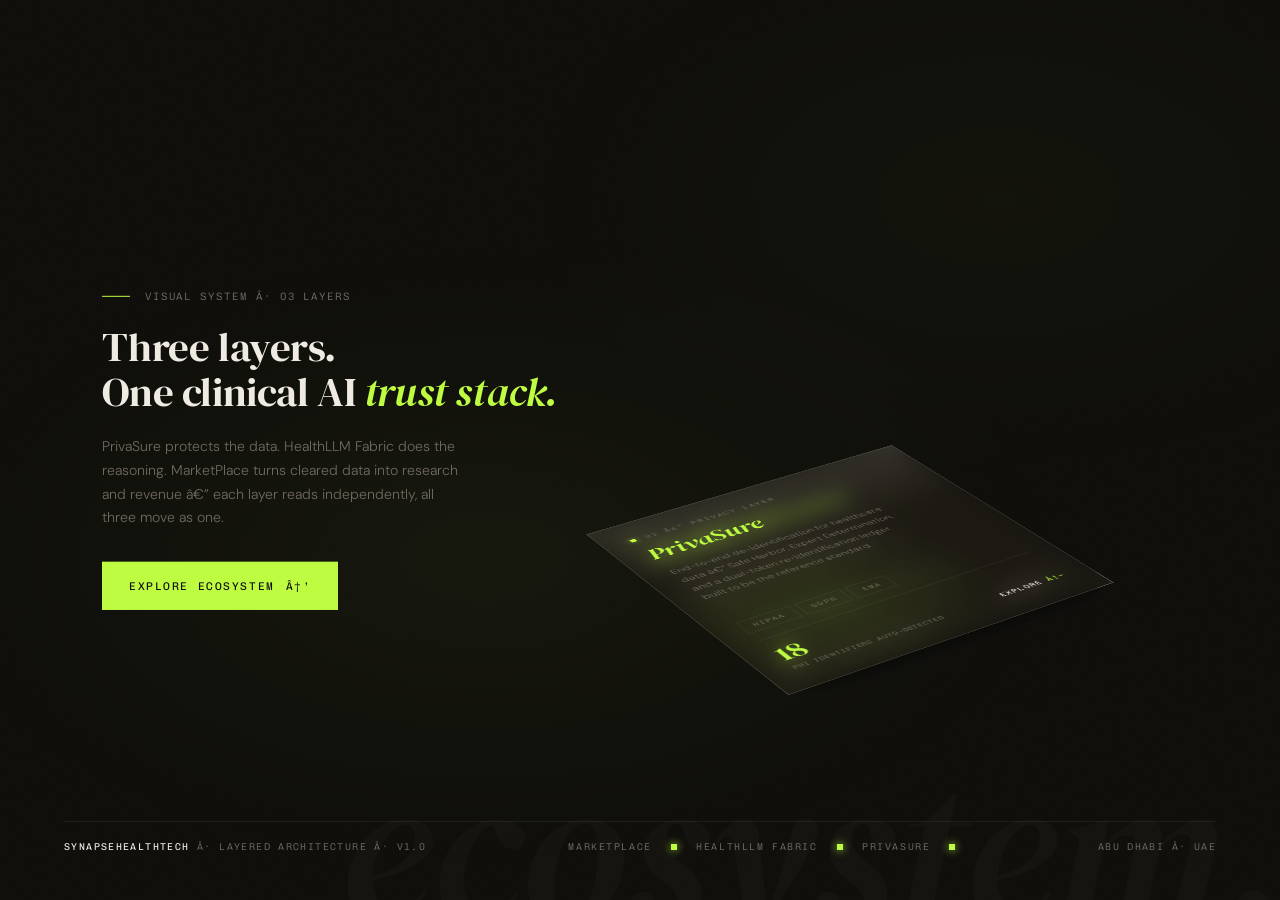
<file: ecosystemlayer.html>
﻿<!DOCTYPE html>
<html lang="en">
<head>

<meta charset="UTF-8">
<meta name="viewport" content="width=device-width, initial-scale=1.0">
<title>Stacked Layers â€” Ecosystem</title>
<link rel="preconnect" href="https://fonts.googleapis.com">
<link rel="preconnect" href="https://fonts.gstatic.com" crossorigin>
<link href="https://fonts.googleapis.com/css2?family=DM+Serif+Display:ital@0;1&family=Chivo+Mono:wght@300;400&family=DM+Sans:opsz,wght@9..40,300;9..40,400;9..40,500&display=swap" rel="stylesheet">
<style>
:root{
--bg:#0F0E0B; --bg2:#161410; --bg3:#1D1A14; --faint:#252219;
--fg:#EFEBE2; --sub:#706960; --a:#BEFC42; --a-dim:rgba(190,252,66,.10);
--ln:rgba(239,235,226,.07); --lnh:rgba(239,235,226,.14);
--font-serif:'DM Serif Display',serif; --font-mono:'Chivo Mono',monospace; --font-sans:'DM Sans',sans-serif;
--layer-w:380px; --layer-h:380px; --layer-step:90px; --layer-offset-y:40px;
}
*,*::before,*::after{box-sizing:border-box;margin:0;padding:0}
html,body{height:100%;background:var(--bg);color:var(--fg);font-family:var(--font-sans);font-weight:300;-webkit-font-smoothing:antialiased;overflow:hidden}
body::before{content:"";position:fixed;inset:0;background:radial-gradient(ellipse 65% 50% at 38% 62%,rgba(190,252,66,.04) 0%,transparent 70%),radial-gradient(ellipse 55% 45% at 78% 22%,rgba(190,252,66,.025) 0%,transparent 70%);pointer-events:none;z-index:0}
body::after{content:"";position:fixed;inset:0;background-image:url("data:image/svg+xml;utf8,<svg xmlns='http://www.w3.org/2000/svg' width='180' height='180'><filter id='n'><feTurbulence type='fractalNoise' baseFrequency='0.9' numOctaves='2' stitchTiles='stitch'/><feColorMatrix values='0 0 0 0 0.94 0 0 0 0 0.92 0 0 0 0 0.88 0 0 0 0.06 0'/></filter><rect width='100%' height='100%' filter='url(%23n)'/></svg>");opacity:.5;mix-blend-mode:overlay;pointer-events:none;z-index:1}

.header{position:fixed;top:50%;transform:translateY(-50%);left:8%;z-index:5;max-width:44ch;width:38%}
.h-label{font-family:var(--font-mono);font-size:.67rem;font-weight:300;letter-spacing:.18em;text-transform:uppercase;color:var(--sub);display:flex;align-items:center;gap:.9rem;margin-bottom:1.4rem}
.h-label::before{content:"";width:28px;height:1px;background:var(--a)}
.h-title{font-family:var(--font-serif);font-size:clamp(2.2rem,3.2vw,3rem);font-weight:400;line-height:1.1;letter-spacing:-.01em;margin-bottom:1.2rem}
.h-title em{font-style:italic;color:var(--a)}
.h-desc{font-size:.88rem;font-weight:300;color:var(--sub);line-height:1.7;max-width:36ch}
.h-cta{display:inline-flex;align-items:center;gap:.7rem;margin-top:2rem;padding:1rem 1.6rem;background:var(--a);color:#0F0E0B;font-family:var(--font-mono);font-size:.7rem;font-weight:400;letter-spacing:.14em;text-transform:uppercase;text-decoration:none;border:1px solid var(--a);transition:background .25s,color .25s,transform .25s}
.h-cta::after{content:"â†’";transition:transform .25s}
.h-cta:hover{background:transparent;color:var(--a);transform:translateY(-2px)}
.h-cta:hover::after{transform:translateX(4px)}

.stage{position:fixed;top:62%;transform:translateY(-50%);right:6%;left:38%;height:70vh;display:grid;place-items:center;perspective:2400px;z-index:2;pointer-events:none}
.scene{position:relative;width:var(--layer-w);height:var(--layer-h);transform-style:preserve-3d;transform:rotateX(62deg) rotateZ(-34deg);animation:sceneBreathe 16s ease-in-out infinite}
@keyframes sceneBreathe{0%,100%{transform:rotateX(62deg) rotateZ(-34deg) translateZ(0)}50%{transform:rotateX(60deg) rotateZ(-32deg) translateZ(6px)}}

.layer{position:absolute;inset:0;background:rgba(37,34,25,.22);backdrop-filter:blur(10px);-webkit-backdrop-filter:blur(10px);border:1px solid var(--lnh);box-shadow:0 1px 0 rgba(239,235,226,.06) inset,0 0 0 1px rgba(15,14,11,.3),0 18px 38px -22px rgba(0,0,0,.4);transform-style:preserve-3d;overflow:hidden;will-change:transform}
.layer::before{content:"";position:absolute;inset:0;background:linear-gradient(180deg,rgba(239,235,226,.05) 0%,transparent 35%);pointer-events:none}
.layer::after{content:"";position:absolute;inset:0;background:radial-gradient(ellipse 70% 60% at 30% 70%,rgba(190,252,66,.05) 0%,transparent 70%);pointer-events:none}
.layer.l1{animation:floatL1 7s ease-in-out infinite}
.layer.l2{animation:floatL2 7s ease-in-out infinite}
.layer.l3{animation:floatL3 7s ease-in-out infinite}
@keyframes floatL1{0%,100%{transform:translate3d(0,calc(var(--layer-offset-y) * 1),calc(var(--layer-step) * 2))}50%{transform:translate3d(0,calc(var(--layer-offset-y) * 1),calc(var(--layer-step) * 2 + 5px))}}
@keyframes floatL2{0%,100%{transform:translate3d(0,0,var(--layer-step))}50%{transform:translate3d(0,0,calc(var(--layer-step) + 3px))}}
@keyframes floatL3{0%,100%{transform:translate3d(0,calc(var(--layer-offset-y) * -1),0px)}50%{transform:translate3d(0,calc(var(--layer-offset-y) * -1),1px)}}

.layer-content{position:absolute;inset:0;padding:2rem 1.8rem;display:flex;flex-direction:column;justify-content:space-between;gap:1.4rem}
.l-head{display:flex;flex-direction:column;gap:1rem}
.l-num{font-family:var(--font-mono);font-size:.62rem;font-weight:300;letter-spacing:.18em;text-transform:uppercase;color:var(--sub);display:flex;align-items:center;gap:.7rem}
.l-num::before{content:"";width:6px;height:6px;background:var(--a);box-shadow:0 0 8px rgba(190,252,66,.6);flex-shrink:0}
.l-title{font-family:var(--font-serif);font-size:2rem;font-weight:400;line-height:1.05;letter-spacing:-.01em;color:var(--fg)}
.l-title em{font-style:italic;color:var(--a)}
.l-sub{font-family:var(--font-sans);font-size:.78rem;font-weight:300;line-height:1.65;color:var(--sub);max-width:32ch}
.l-foot{display:flex;flex-direction:column;gap:1rem}
.l-chips{display:flex;flex-wrap:wrap;gap:.4rem}
.l-chip{font-family:var(--font-mono);font-size:.58rem;font-weight:300;letter-spacing:.12em;text-transform:uppercase;color:var(--sub);padding:.4rem .7rem;border:1px solid var(--ln)}
.l-row{display:grid;grid-template-columns:1fr auto;align-items:end;gap:1rem;padding-top:.9rem;border-top:1px solid var(--ln)}
.l-kpi{display:flex;flex-direction:column;gap:.25rem}
.l-kpi-n{font-family:var(--font-serif);font-size:2.2rem;font-weight:400;color:var(--a);line-height:1}
.l-kpi-l{font-family:var(--font-mono);font-size:.56rem;font-weight:300;text-transform:uppercase;letter-spacing:.1em;color:var(--sub)}
.l-link{font-family:var(--font-mono);font-size:.62rem;font-weight:400;letter-spacing:.12em;text-transform:uppercase;color:var(--fg);display:inline-flex;align-items:center;gap:.4rem;padding-bottom:.2rem;text-decoration:none}
.l-link::after{content:"â†—";color:var(--a)}

.pulses{position:absolute;inset:0;transform-style:preserve-3d;pointer-events:none}
.pulse{position:absolute;width:6px;height:6px;margin-left:-3px;margin-top:-3px;background:var(--a);box-shadow:0 0 10px rgba(190,252,66,.8),0 0 22px rgba(190,252,66,.4)}
.pulse.up{animation:upFlow 4s ease-in-out infinite}
.pulse.down{animation:downFlow 4s ease-in-out infinite}
@keyframes upFlow{0%{transform:translateZ(0px);opacity:0}12%{opacity:1}88%{opacity:1}100%{transform:translateZ(calc(var(--layer-step) * 2));opacity:0}}
@keyframes downFlow{0%{transform:translateZ(calc(var(--layer-step) * 2));opacity:0}12%{opacity:1}88%{opacity:1}100%{transform:translateZ(0px);opacity:0}}

.footer{position:fixed;bottom:3rem;left:5%;right:5%;z-index:5;display:flex;justify-content:space-between;align-items:center;flex-wrap:wrap;gap:1rem;padding-top:1.2rem;border-top:1px solid var(--ln)}
.f-meta{font-family:var(--font-mono);font-size:.62rem;font-weight:300;letter-spacing:.14em;text-transform:uppercase;color:var(--sub)}
.f-meta strong{color:var(--fg);font-weight:400}
.f-trio{display:flex;align-items:center;gap:1.2rem;font-family:var(--font-mono);font-size:.62rem;font-weight:300;letter-spacing:.16em;text-transform:uppercase;color:var(--sub)}
.f-trio span.dot{width:6px;height:6px;background:var(--a);box-shadow:0 0 8px var(--a);animation:dotPulse 2.4s ease-in-out infinite}
.f-trio span.dot:nth-of-type(2){animation-delay:.4s}
.f-trio span.dot:nth-of-type(3){animation-delay:.8s}
@keyframes dotPulse{0%,100%{opacity:.35;transform:scale(1)}50%{opacity:1;transform:scale(1.25)}}

.ghost{position:fixed;bottom:-.18em;right:-.04em;font-family:var(--font-serif);font-style:italic;font-size:clamp(8rem,16vw,18rem);color:rgba(239,235,226,.022);line-height:.85;pointer-events:none;user-select:none;z-index:0;white-space:nowrap}

@media(max-width:880px){
.header{position:relative;top:auto;left:auto;transform:none;width:90%;margin:5rem auto 2rem;max-width:none}
.stage{position:relative;top:auto;left:auto;right:auto;bottom:auto;height:520px;margin:0 auto 6rem}
html,body{overflow:auto}
.footer{position:relative;bottom:auto;margin:0 auto 2rem}
}
</style>
</head>
<body>

<span class="ghost">ecosystem.</span>

<header class="header">
<div class="h-label">Visual System Â· 03 Layers</div>
<h1 class="h-title">Three layers.<br>One clinical AI <em>trust stack.</em></h1>
<p class="h-desc">PrivaSure protects the data. HealthLLM Fabric does the reasoning. MarketPlace turns cleared data into research and revenue â€” each layer reads independently, all three move as one.</p>
<a href="ecosystem.html" target="_blank" rel="noopener" class="h-cta">Explore Ecosystem</a>
</header>

<div class="stage">
<div class="scene">

<div class="pulses">
<div class="pulse up" style="left: 22%; top: 28%; animation-delay: 0s;"></div>
<div class="pulse up" style="left: 64%; top: 72%; animation-delay: 1.4s;"></div>
<div class="pulse down" style="left: 38%; top: 50%; animation-delay: 0.7s;"></div>
<div class="pulse up" style="left: 80%; top: 30%; animation-delay: 2.6s;"></div>
<div class="pulse down" style="left: 14%; top: 64%; animation-delay: 2.1s;"></div>
</div>

<!-- Layer 01 - Surface (MarketPlace) -->
<div class="layer l1">
<div class="layer-content">
<div class="l-head">
<span class="l-num">03 â€” Monetization</span>
<h3 class="l-title"><em>MarketPlace</em></h3>
<p class="l-sub">Secure exchange for de-identified healthcare datasets â€” every listing PrivaSure-cleared before it enters the catalog. Buy, sell, license, or train on it.</p>
</div>
<div class="l-foot">
<div class="l-chips">
<span class="l-chip">Datasets</span>
<span class="l-chip">Pricing</span>
<span class="l-chip">NDAs</span>
</div>
<div class="l-row">
<div class="l-kpi">
<span class="l-kpi-n">4</span>
<span class="l-kpi-l">Pricing models supported</span>
</div>
<a href="#" class="l-link">Explore</a>
</div>
</div>
</div>
</div>

<!-- Layer 02 - Orchestration (HealthLLM Fabric) -->
<div class="layer l2">
<div class="layer-content">
<div class="l-head">
<span class="l-num">02 â€” Fabric</span>
<h3 class="l-title"><em>HealthLLM Fabric</em></h3>
<p class="l-sub">AI control plane that lets clinicians use any healthcare LLM â€” commercial, open-source, or on-prem â€” without ever exposing PHI. Policy-aware routing with full audit.</p>
</div>
<div class="l-foot">
<div class="l-chips">
<span class="l-chip">LLMs</span>
<span class="l-chip">PHI Guard</span>
<span class="l-chip">FHIR</span>
</div>
<div class="l-row">
<div class="l-kpi">
<span class="l-kpi-n">4</span>
<span class="l-kpi-l">Model classes orchestrated</span>
</div>
<a href="#" class="l-link">Explore</a>
</div>
</div>
</div>
</div>

<!-- Layer 03 - Foundation (PrivaSure) -->
<div class="layer l3">
<div class="layer-content">
<div class="l-head">
<span class="l-num">01 â€” Privacy Layer</span>
<h3 class="l-title"><em>PrivaSure</em></h3>
<p class="l-sub">End-to-end de-identification for healthcare data â€” Safe Harbor, Expert Determination, and a dual-token re-identification ledger built to be the reference standard.</p>
</div>
<div class="l-foot">
<div class="l-chips">
<span class="l-chip">HIPAA</span>
<span class="l-chip">GDPR</span>
<span class="l-chip">EMA</span>
</div>
<div class="l-row">
<div class="l-kpi">
<span class="l-kpi-n">18</span>
<span class="l-kpi-l">PHI identifiers auto-detected</span>
</div>
<a href="#" class="l-link">Explore</a>
</div>
</div>
</div>
</div>

</div>
</div>

<footer class="footer">
<span class="f-meta"><strong>SynapseHealthTech</strong> Â· Layered Architecture Â· v1.0</span>
<span class="f-trio">
MarketPlace
<span class="dot"></span>
HealthLLM Fabric
<span class="dot"></span>
PrivaSure
<span class="dot"></span>
</span>
<span class="f-meta">Abu Dhabi Â· UAE</span>
</footer>

</body>
</html>
</file>
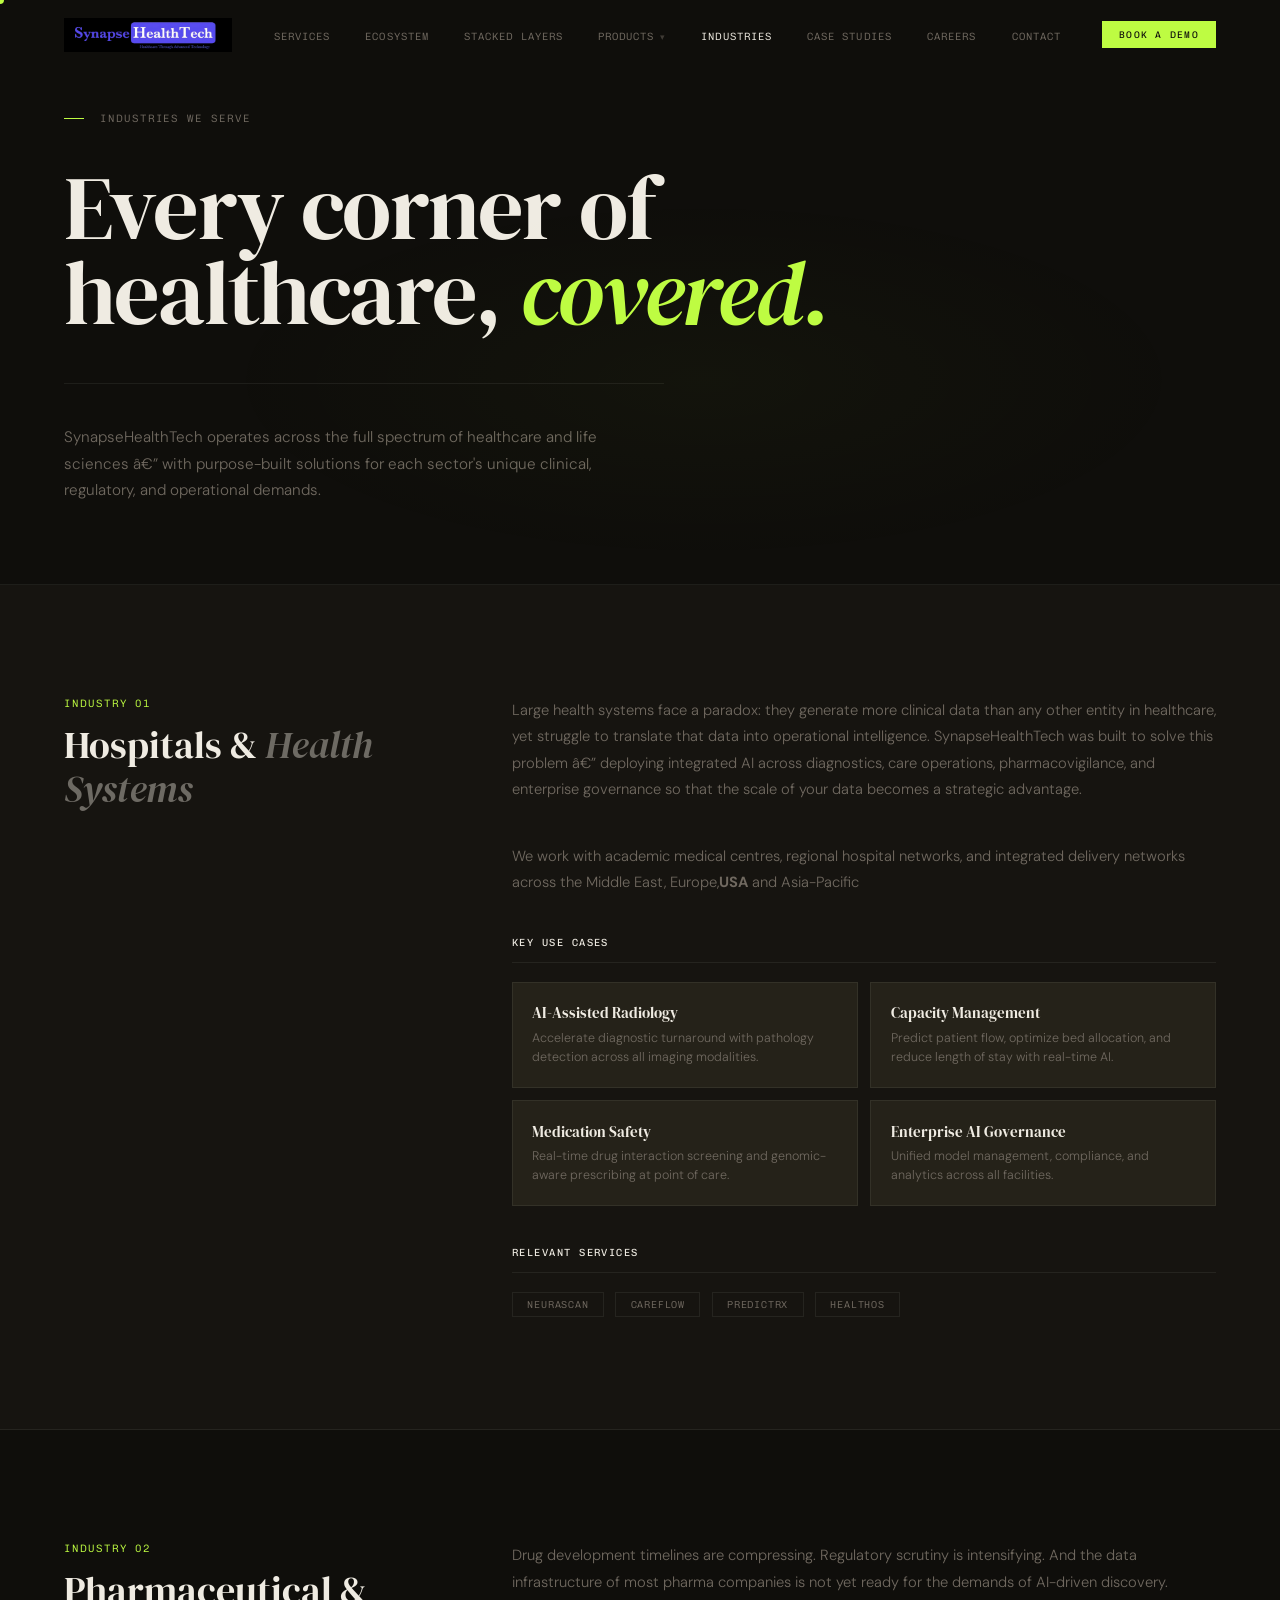
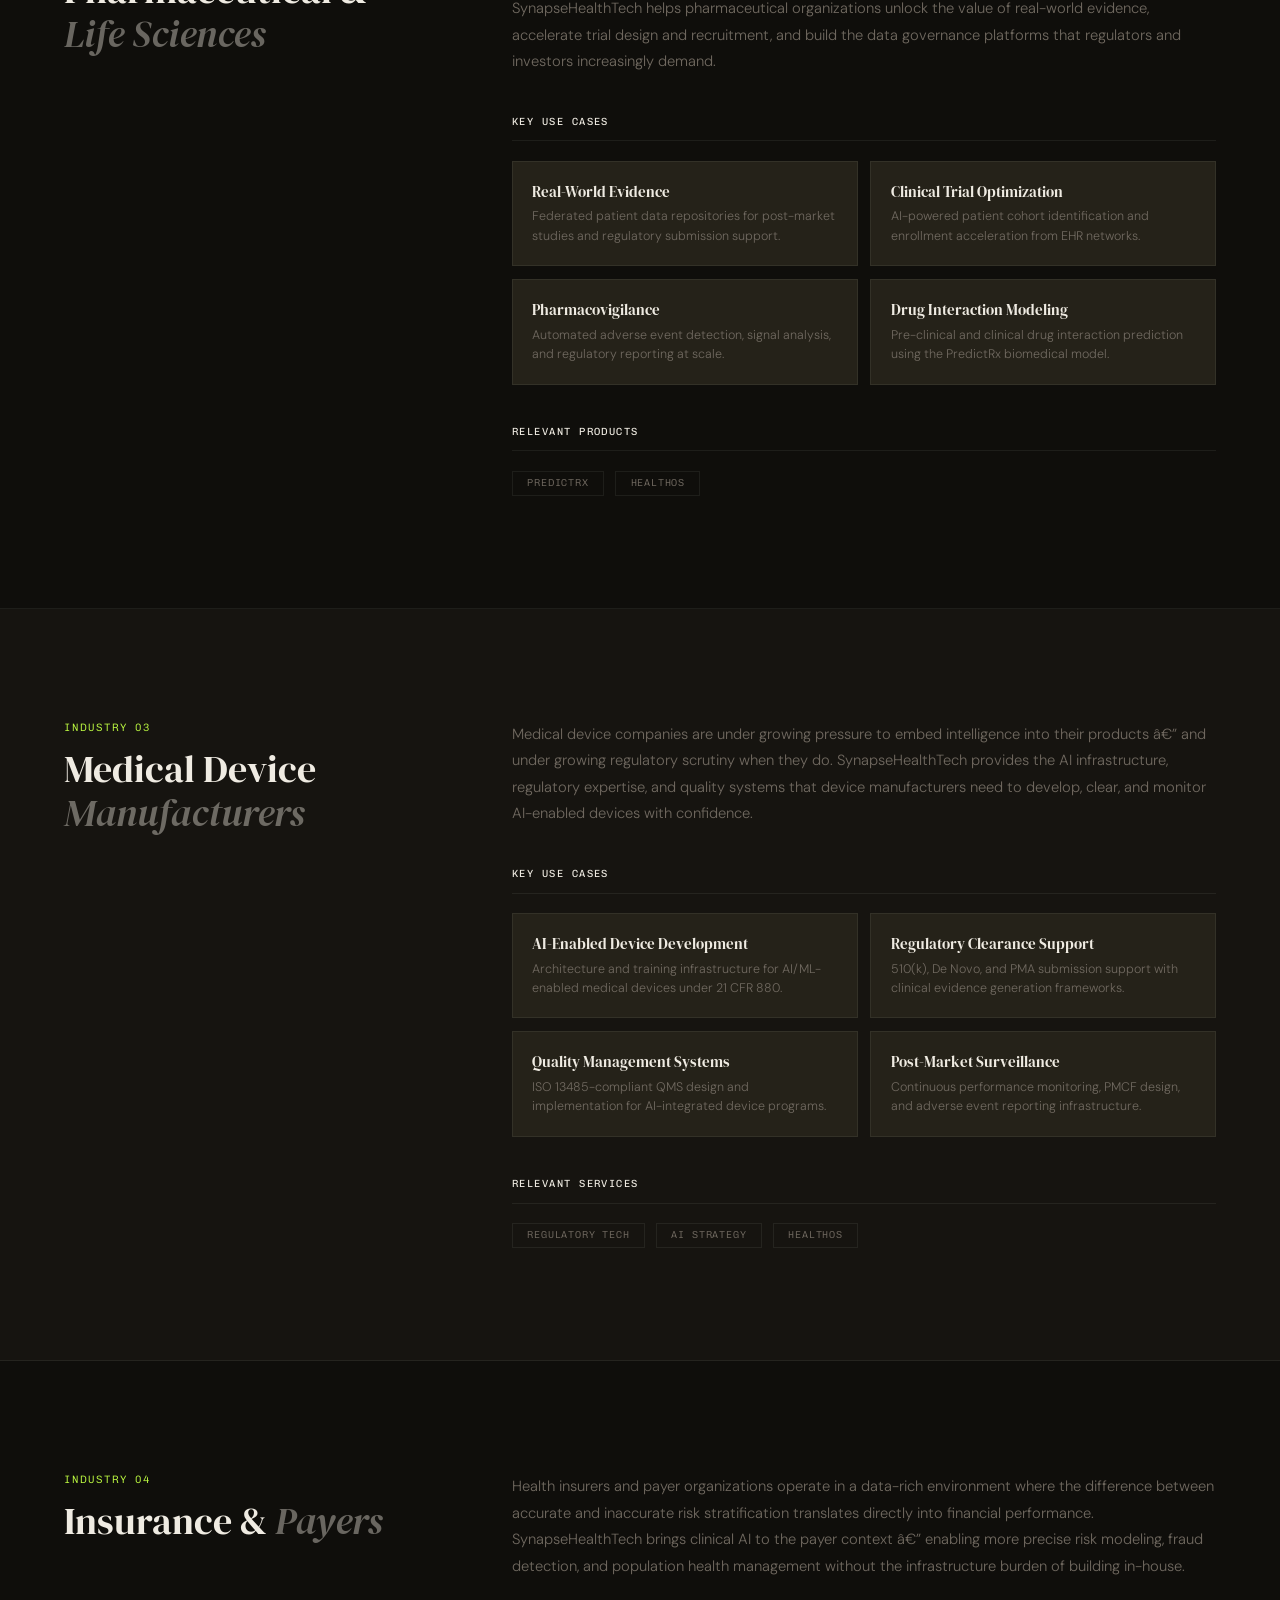
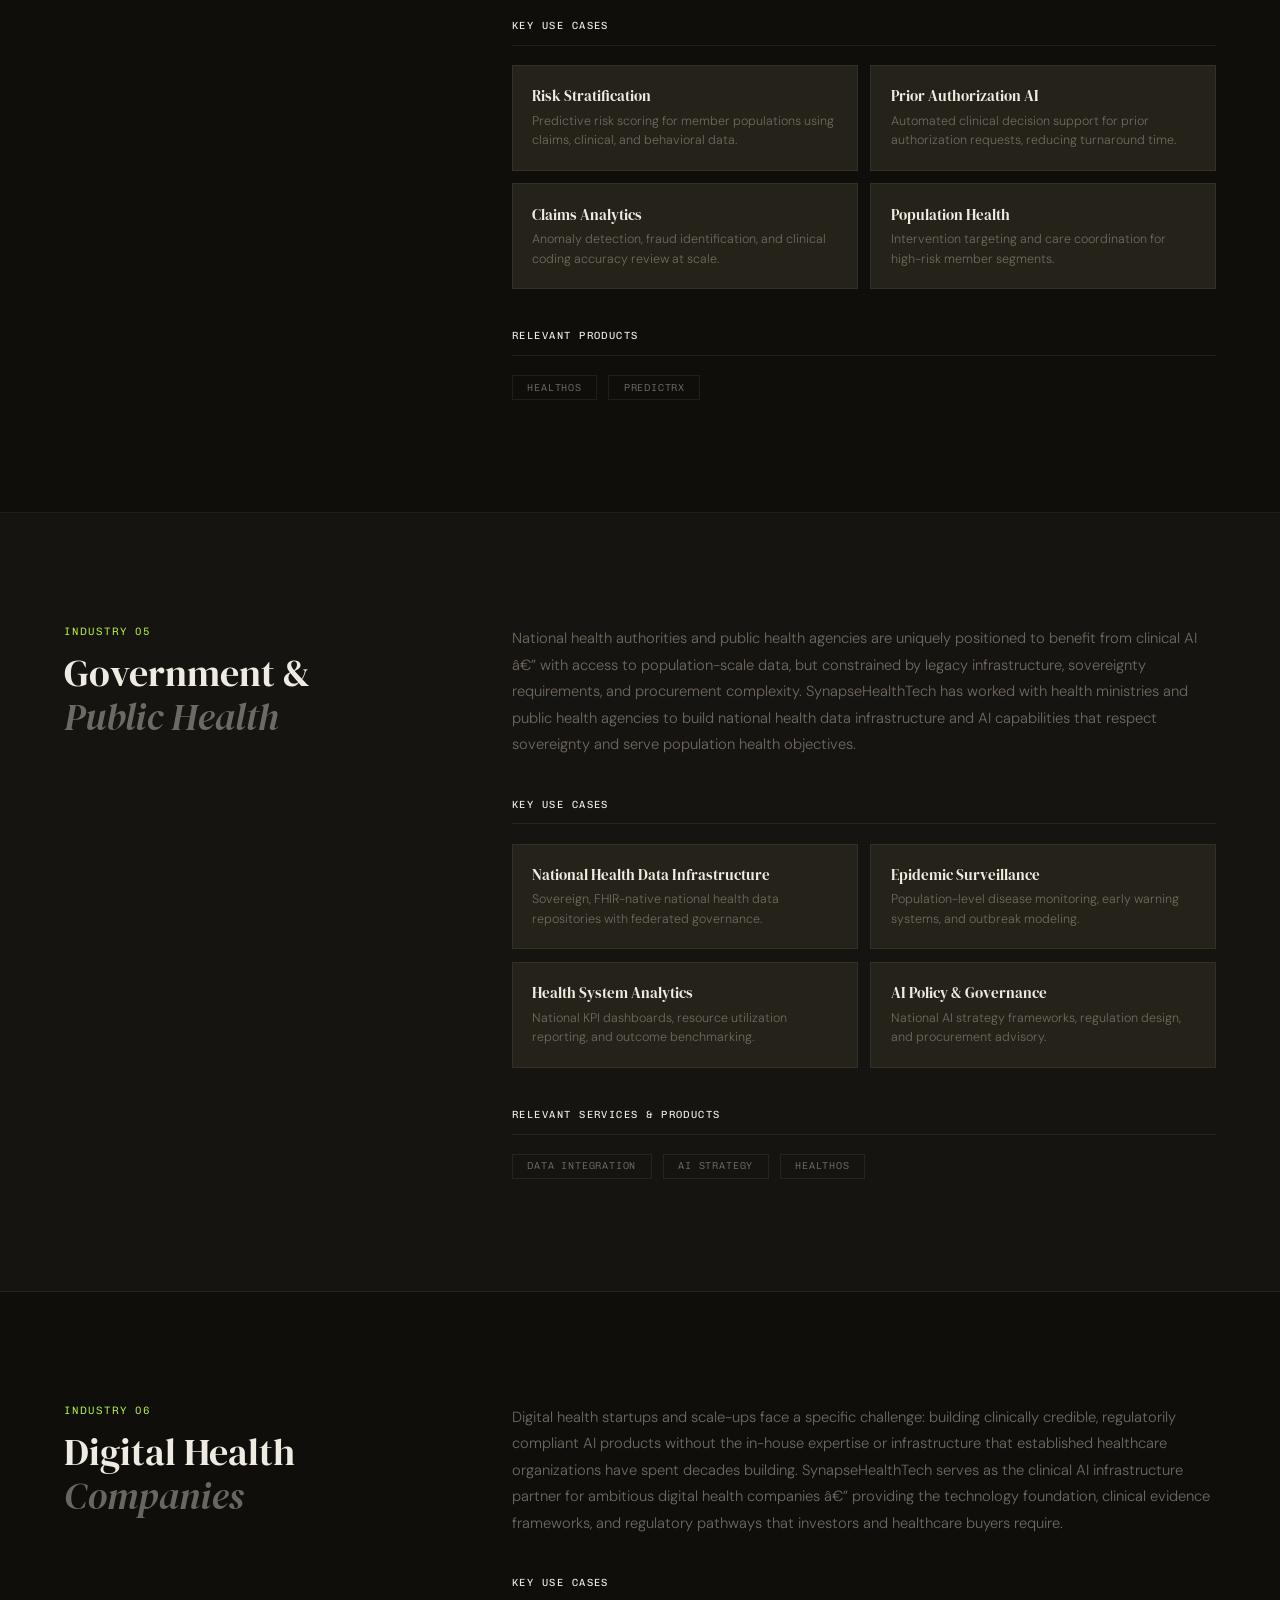
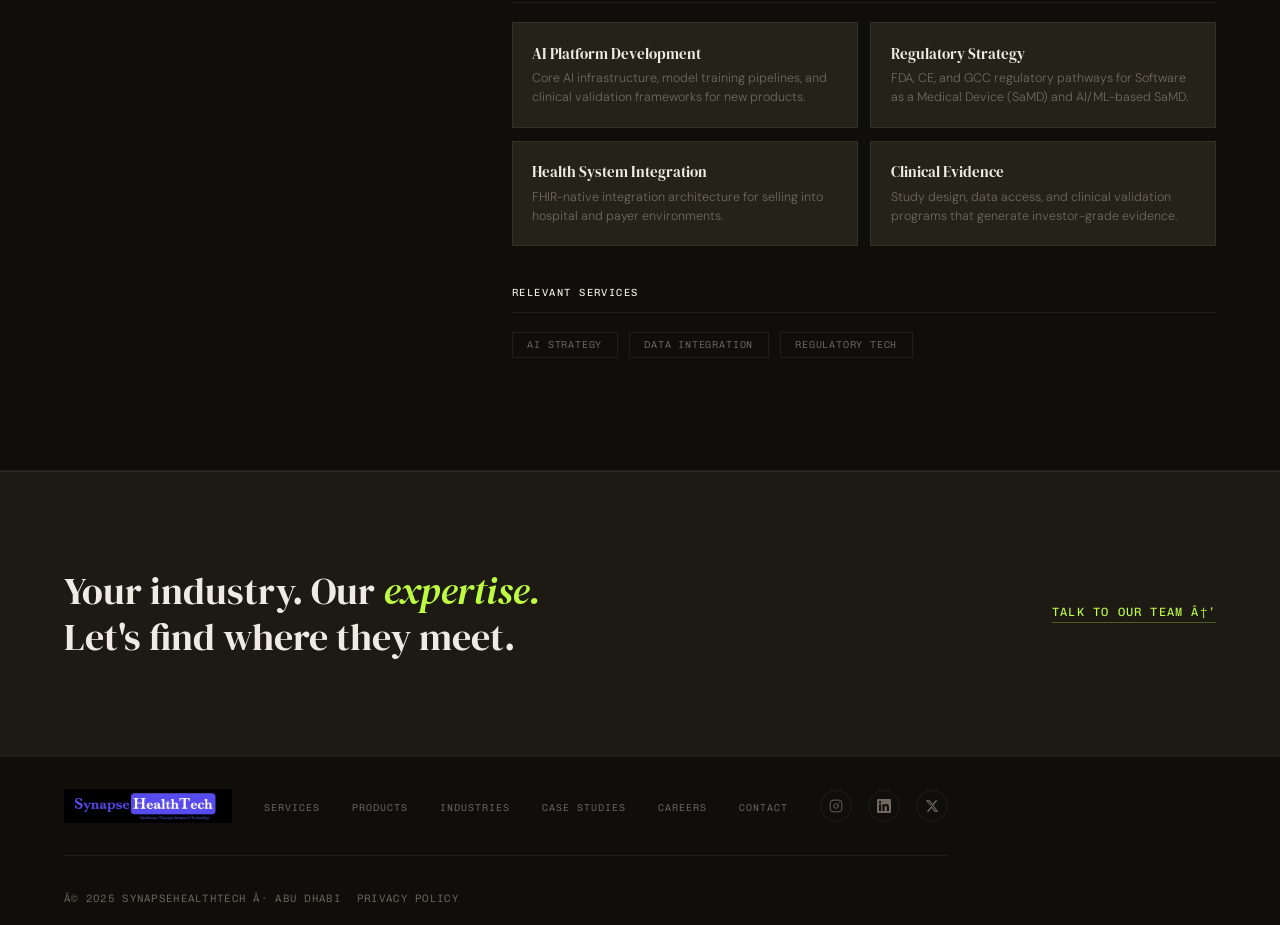
<file: industries.html>
﻿<!DOCTYPE html>
<html lang="en">
<head>

<meta charset="UTF-8"><meta name="viewport" content="width=device-width, initial-scale=1.0">
<meta name="description" content="Clinical AI for hospitals, pharmaceutical companies, medical device manufacturers, insurers, government health agencies, and digital health companies.">
<meta property="og:type" content="website">
<meta property="og:title" content="Industries â€” SynapseHealthTech">
<meta property="og:description" content="Clinical AI for hospitals, pharmaceutical companies, medical device manufacturers, insurers, government health agencies, and digital health companies.">
<meta property="og:url" content="https://synapsehealthtech.com/industries/">
<meta property="og:image" content="https://synapsehealthtech.com/assets/og-cover.png">
<meta property="og:site_name" content="SynapseHealthTech">
<meta name="twitter:card" content="summary_large_image">
<meta name="twitter:title" content="Industries â€” SynapseHealthTech">
<meta name="twitter:description" content="Clinical AI for hospitals, pharmaceutical companies, medical device manufacturers, insurers, government health agencies, and digital health companies.">
<meta name="twitter:image" content="https://synapsehealthtech.com/assets/og-cover.png">
<title>Industries â€” SynapseHealthTech</title>
<link rel="preconnect" href="https://fonts.googleapis.com">
<link rel="preconnect" href="https://fonts.gstatic.com" crossorigin>
<link href="https://fonts.googleapis.com/css2?family=DM+Serif+Display:ital@0;1&family=Chivo+Mono:wght@300;400&family=DM+Sans:opsz,wght@9..40,300;9..40,400;9..40,500&display=swap" rel="stylesheet">
<style>
:root{--bg:#0F0E0B;--bg2:#161410;--bg3:#1D1A14;--fg:#EFEBE2;--sub:#706960;--faint:#252219;--a:#BEFC42;--ln:rgba(239,235,226,.07);--lnh:rgba(239,235,226,.14)}
*,*::before,*::after{box-sizing:border-box;margin:0;padding:0}
html{scroll-behavior:smooth}
body{font-family:'DM Sans',sans-serif;background:var(--bg);color:var(--fg);overflow-x:hidden;cursor:none;opacity:0;animation:pi .45s .1s ease forwards}
@keyframes pi{to{opacity:1}}
#dot{position:fixed;width:8px;height:8px;background:var(--a);border-radius:50%;pointer-events:none;z-index:9999;transform:translate(-50%,-50%);mix-blend-mode:exclusion;transition:width .2s,height .2s}
body.lh #dot{width:30px;height:30px}
nav{position:fixed;top:0;left:0;right:0;z-index:200;display:flex;align-items:center;justify-content:space-between;padding:1.1rem 5%;transition:background .4s}
nav.dim{background:rgba(15,14,11,.88);backdrop-filter:blur(16px)}
.logo img{height:34px;mix-blend-mode:screen;display:block}
.nl{display:flex;gap:2.2rem;list-style:none}
.nl a{font-family:'Chivo Mono',monospace;font-size:.66rem;font-weight:300;letter-spacing:.1em;text-transform:uppercase;color:var(--sub);text-decoration:none;transition:color .2s;cursor:none}
.nl a:hover,.nl a.act{color:var(--fg)}
.fade{opacity:0;transform:translateY(22px);transition:opacity .8s ease,transform .8s ease}
.fade.on{opacity:1;transform:none}
.d1{transition-delay:.1s}.d2{transition-delay:.2s}.d3{transition-delay:.3s}
footer{padding:2.5rem 5%;border-top:1px solid var(--ln);display:flex;align-items:center;justify-content:space-between;flex-wrap:wrap;gap:1rem}
.fl{display:flex;gap:2rem;list-style:none;flex-wrap:wrap}
.fl a{font-family:'Chivo Mono',monospace;font-size:.62rem;font-weight:300;letter-spacing:.1em;text-transform:uppercase;color:var(--sub);text-decoration:none;cursor:none;transition:color .2s}
.fl a:hover{color:var(--fg)}
.fc{font-family:'Chivo Mono',monospace;font-size:.62rem;color:var(--sub)}

/* HERO */
#phero{min-height:65vh;display:flex;flex-direction:column;justify-content:flex-end;padding:0 5% 5rem;border-bottom:1px solid var(--ln);position:relative;overflow:hidden}
.ph-amb{position:absolute;inset:0;pointer-events:none;background:radial-gradient(ellipse 55% 45% at 55% 65%,rgba(190,252,66,.028) 0%,transparent 70%)}
.ph-pre{font-family:'Chivo Mono',monospace;font-size:.67rem;font-weight:300;letter-spacing:.18em;text-transform:uppercase;color:var(--sub);margin-bottom:2.5rem;display:flex;align-items:center;gap:1rem}
.ph-pre::before{content:'';width:20px;height:1px;background:var(--a)}
.ph-h1{font-family:'DM Serif Display',serif;font-size:clamp(3rem,7vw,6.5rem);font-weight:400;line-height:.95;letter-spacing:-.02em;margin-bottom:3rem}
.ph-h1 em{font-style:italic;color:var(--a)}
.ph-sub{font-size:.95rem;font-weight:300;color:var(--sub);line-height:1.75;max-width:600px;padding-top:2.5rem;border-top:1px solid var(--ln)}

/* INDUSTRY SECTIONS */
.ind-sec{padding:7rem 5%;border-bottom:1px solid var(--ln)}
.ind-sec:nth-child(even){background:var(--bg2)}
.ind-inner{max-width:1280px;margin:0 auto;display:grid;grid-template-columns:1fr 2fr;gap:6rem;align-items:start}
.ind-left{}
.ind-num{font-family:'Chivo Mono',monospace;font-size:.67rem;font-weight:300;letter-spacing:.18em;text-transform:uppercase;color:var(--a);margin-bottom:.8rem}
.ind-h2{font-family:'DM Serif Display',serif;font-size:clamp(1.8rem,3vw,2.8rem);font-weight:400;line-height:1.15;margin-bottom:1rem}
.ind-h2 em{font-style:italic;color:rgba(239,235,226,.4)}
.ind-right{}
.ind-p{font-size:.92rem;font-weight:300;color:var(--sub);line-height:1.8;margin-bottom:2.5rem}
.ind-use-h{font-family:'Chivo Mono',monospace;font-size:.65rem;font-weight:400;letter-spacing:.14em;text-transform:uppercase;color:var(--fg);margin-bottom:1.2rem;padding-bottom:.8rem;border-bottom:1px solid var(--ln)}
.ind-uses{display:grid;grid-template-columns:1fr 1fr;gap:.8rem;margin-bottom:2.5rem}
.ind-use{background:var(--faint);border:1px solid var(--ln);padding:1.2rem;transition:border-color .2s}
.ind-use:hover{border-color:rgba(190,252,66,.25)}
.ind-use-name{font-family:'DM Serif Display',serif;font-size:.95rem;font-weight:400;margin-bottom:.35rem}
.ind-use-p{font-size:.78rem;font-weight:300;color:var(--sub);line-height:1.55}
.ind-products{display:flex;gap:.7rem;flex-wrap:wrap}
.ind-prod{font-family:'Chivo Mono',monospace;font-size:.63rem;font-weight:300;letter-spacing:.08em;text-transform:uppercase;color:var(--sub);padding:.35rem .9rem;border:1px solid var(--ln);text-decoration:none;cursor:none;transition:border-color .2s,color .2s}
.ind-prod:hover{border-color:rgba(190,252,66,.4);color:var(--a)}

/* CTA */
#ind-cta{padding:6rem 5%;background:var(--bg3);border-top:1px solid var(--ln)}
.ind-cta-in{max-width:1280px;margin:0 auto;display:grid;grid-template-columns:1fr auto;align-items:center;gap:4rem}
.ind-cta-h{font-family:'DM Serif Display',serif;font-size:clamp(1.8rem,3vw,2.5rem);font-weight:400;line-height:1.2}
.ind-cta-h em{font-style:italic;color:var(--a)}
.ind-cta-link{font-family:'Chivo Mono',monospace;font-size:.75rem;font-weight:400;letter-spacing:.1em;text-transform:uppercase;color:var(--a);text-decoration:none;cursor:none;white-space:nowrap;border-bottom:1px solid rgba(190,252,66,.3);padding-bottom:.2rem;transition:border-color .2s}
.ind-cta-link:hover{border-color:var(--a)}


/* â”€ FOOTER STRUCTURE â”€ */
footer{border-top:1px solid var(--ln);padding:0 5%}
.ft-top{display:flex;align-items:center;justify-content:space-between;gap:2rem;padding:2rem 0;border-bottom:1px solid var(--ln);flex-wrap:wrap}
.ft-bottom{display:flex;align-items:center;justify-content:space-between;gap:1rem;padding:1.25rem 0;flex-wrap:wrap}
.fc{font-family:'Chivo Mono',monospace;font-size:.67rem;font-weight:300;letter-spacing:.12em;text-transform:uppercase;color:var(--sub)}
.fc-link{font-family:'Chivo Mono',monospace;font-size:.67rem;font-weight:300;letter-spacing:.12em;text-transform:uppercase;color:var(--sub);text-decoration:none;transition:color .2s}
.fc-link:hover{color:var(--fg)}
/* â”€ SOCIAL ICONS â€” uniform 32Ã—32 circles, right-anchored â”€ */
.footer-social{display:flex;align-items:center;gap:1rem;margin-left:auto;flex-shrink:0}
.footer-social a{display:flex;align-items:center;justify-content:center;width:32px;height:32px;color:var(--sub);border:1px solid var(--ln);border-radius:50%;text-decoration:none;flex-shrink:0;transition:color .22s,border-color .22s,background .22s;cursor:none}
.footer-social a svg{width:14px;height:14px;display:block}
.footer-social a:hover{color:var(--a);border-color:var(--a);background:rgba(190,252,66,.06)}
/* â”€ CTA BUTTONS â”€ */
.btn-filled{display:inline-flex;align-items:center;gap:.5rem;padding:.75rem 1.75rem;background:var(--a);color:#0F0E0B;font-family:'Chivo Mono',monospace;font-size:.75rem;font-weight:400;letter-spacing:.1em;text-transform:uppercase;text-decoration:none;border:1px solid var(--a);cursor:none;transition:background .2s,color .2s;white-space:nowrap}
.btn-filled:hover{background:transparent;color:var(--a)}
.btn-ghost{display:inline-flex;align-items:center;gap:.5rem;padding:.75rem 1.75rem;background:transparent;color:var(--fg);font-family:'Chivo Mono',monospace;font-size:.75rem;font-weight:400;letter-spacing:.1em;text-transform:uppercase;text-decoration:none;border:1px solid var(--ln);cursor:none;transition:border-color .2s,color .2s;white-space:nowrap}
.btn-ghost:hover{border-color:var(--a);color:var(--a)}
</style>
<link rel="stylesheet" href="assets/responsive.css">
<link rel="stylesheet" href="assets/additions.css">
</head>
<body>
<div id="dot"></div>
<nav id="nav">
  <a href="index.html" class="logo"><img src="assets/Logo_Hi_Res.png" alt="SynapseHealthTech" width="auto" height="34" loading="eager"></a>
  <ul class="nl"><li><a href="services.html">Services</a></li><li><a href="ecosystem.html">Ecosystem</a></li><li><a href="ecosystemlayer.html">Stacked Layers</a></li><li class="nl-drop"><a href="products.html">Products</a><div class="nl-menu"><a href="privasure.html" class="nl-menu-item"><span class="nl-menu-item-n">PrivaSure</span><span class="nl-menu-item-t">Healthcare Data Privacy</span></a><a href="dental.html" class="nl-menu-item"><span class="nl-menu-item-n">Dental PanoAI</span><span class="nl-menu-item-t">Dental Radiology AI</span></a><a href="pdcm.html" class="nl-menu-item"><span class="nl-menu-item-n">PDCM</span><span class="nl-menu-item-t">Post-Discharge Care Management</span></a><a href="agentic-rcm.html" class="nl-menu-item"><span class="nl-menu-item-n">Agentic RCM</span><span class="nl-menu-item-t">Revenue Cycle Automation</span></a></div></li><li><a href="industries.html"class="act">Industries</a></li><li><a href="case-studies.html">Case Studies</a></li><li><a href="careers.html">Careers</a></li><li><a href="contact.html">Contact</a></li></ul>
  <a href="contact.html" class="nav-demo">Book a Demo</a>
  <button id="menu-btn" aria-label="Open navigation" aria-expanded="false">
    <span></span><span></span><span></span>
  </button>
</nav>

<section id="phero">
  <div class="ph-amb"></div>
  <div class="ph-pre">Industries We Serve</div>
  <h1 class="ph-h1">Every corner of<br>healthcare, <em>covered.</em></h1>
  <p class="ph-sub">SynapseHealthTech operates across the full spectrum of healthcare and life sciences â€” with purpose-built solutions for each sector's unique clinical, regulatory, and operational demands.</p>
</section>

<div class="ind-sec" id="i1">
  <div class="ind-inner">
    <div class="fade">
      <div class="ind-num">Industry 01</div>
      <h2 class="ind-h2">Hospitals &amp; <em>Health Systems</em></h2>
    </div>
    <div class="fade d1">
      <p class="ind-p">Large health systems face a paradox: they generate more clinical data than any other entity in healthcare, yet struggle to translate that data into operational intelligence. SynapseHealthTech was built to solve this problem â€” deploying integrated AI across diagnostics, care operations, pharmacovigilance, and enterprise governance so that the scale of your data becomes a strategic advantage.</p>
      <p class="ind-p">We work with academic medical centres, regional hospital networks, and integrated delivery networks across the Middle East, Europe,<b>USA</b> and Asia-Pacific</p>
      <div class="ind-use-h">Key Use Cases</div>
      <div class="ind-uses">
        <div class="ind-use"><div class="ind-use-name">AI-Assisted Radiology</div><p class="ind-use-p">Accelerate diagnostic turnaround with pathology detection across all imaging modalities.</p></div>
        <div class="ind-use"><div class="ind-use-name">Capacity Management</div><p class="ind-use-p">Predict patient flow, optimize bed allocation, and reduce length of stay with real-time AI.</p></div>
        <div class="ind-use"><div class="ind-use-name">Medication Safety</div><p class="ind-use-p">Real-time drug interaction screening and genomic-aware prescribing at point of care.</p></div>
        <div class="ind-use"><div class="ind-use-name">Enterprise AI Governance</div><p class="ind-use-p">Unified model management, compliance, and analytics across all facilities.</p></div>
      </div>
      <div class="ind-use-h" style="margin-top:1rem">Relevant Services </div>
      <div class="ind-products">
        <a href="products.html#p1" class="ind-prod">NeuraScan</a>
        <a href="products.html#p2" class="ind-prod">CareFlow</a>
        <a href="products.html#p3" class="ind-prod">PredictRx</a>
        <a href="products.html#p4" class="ind-prod">HealthOS</a>
      </div>
    </div>
  </div>
</div>

<div class="ind-sec" id="i2">
  <div class="ind-inner">
    <div class="fade">
      <div class="ind-num">Industry 02</div>
      <h2 class="ind-h2">Pharmaceutical &amp; <em>Life Sciences</em></h2>
    </div>
    <div class="fade d1">
      <p class="ind-p">Drug development timelines are compressing. Regulatory scrutiny is intensifying. And the data infrastructure of most pharma companies is not yet ready for the demands of AI-driven discovery. SynapseHealthTech helps pharmaceutical organizations unlock the value of real-world evidence, accelerate trial design and recruitment, and build the data governance platforms that regulators and investors increasingly demand.</p>
      <div class="ind-use-h">Key Use Cases</div>
      <div class="ind-uses">
        <div class="ind-use"><div class="ind-use-name">Real-World Evidence</div><p class="ind-use-p">Federated patient data repositories for post-market studies and regulatory submission support.</p></div>
        <div class="ind-use"><div class="ind-use-name">Clinical Trial Optimization</div><p class="ind-use-p">AI-powered patient cohort identification and enrollment acceleration from EHR networks.</p></div>
        <div class="ind-use"><div class="ind-use-name">Pharmacovigilance</div><p class="ind-use-p">Automated adverse event detection, signal analysis, and regulatory reporting at scale.</p></div>
        <div class="ind-use"><div class="ind-use-name">Drug Interaction Modeling</div><p class="ind-use-p">Pre-clinical and clinical drug interaction prediction using the PredictRx biomedical model.</p></div>
      </div>
      <div class="ind-use-h" style="margin-top:1rem">Relevant Products</div>
      <div class="ind-products">
        <a href="products.html#p3" class="ind-prod">PredictRx</a>
        <a href="products.html#p4" class="ind-prod">HealthOS</a>
      </div>
    </div>
  </div>
</div>

<div class="ind-sec" id="i3">
  <div class="ind-inner">
    <div class="fade">
      <div class="ind-num">Industry 03</div>
      <h2 class="ind-h2">Medical Device <em>Manufacturers</em></h2>
    </div>
    <div class="fade d1">
      <p class="ind-p">Medical device companies are under growing pressure to embed intelligence into their products â€” and under growing regulatory scrutiny when they do. SynapseHealthTech provides the AI infrastructure, regulatory expertise, and quality systems that device manufacturers need to develop, clear, and monitor AI-enabled devices with confidence.</p>
      <div class="ind-use-h">Key Use Cases</div>
      <div class="ind-uses">
        <div class="ind-use"><div class="ind-use-name">AI-Enabled Device Development</div><p class="ind-use-p">Architecture and training infrastructure for AI/ML-enabled medical devices under 21 CFR 880.</p></div>
        <div class="ind-use"><div class="ind-use-name">Regulatory Clearance Support</div><p class="ind-use-p">510(k), De Novo, and PMA submission support with clinical evidence generation frameworks.</p></div>
        <div class="ind-use"><div class="ind-use-name">Quality Management Systems</div><p class="ind-use-p">ISO 13485-compliant QMS design and implementation for AI-integrated device programs.</p></div>
        <div class="ind-use"><div class="ind-use-name">Post-Market Surveillance</div><p class="ind-use-p">Continuous performance monitoring, PMCF design, and adverse event reporting infrastructure.</p></div>
      </div>
      <div class="ind-use-h" style="margin-top:1rem">Relevant Services</div>
      <div class="ind-products">
        <a href="services.html#s4" class="ind-prod">Regulatory Tech</a>
        <a href="services.html#s1" class="ind-prod">AI Strategy</a>
        <a href="products.html#p4" class="ind-prod">HealthOS</a>
      </div>
    </div>
  </div>
</div>

<div class="ind-sec" id="i4">
  <div class="ind-inner">
    <div class="fade">
      <div class="ind-num">Industry 04</div>
      <h2 class="ind-h2">Insurance &amp; <em>Payers</em></h2>
    </div>
    <div class="fade d1">
      <p class="ind-p">Health insurers and payer organizations operate in a data-rich environment where the difference between accurate and inaccurate risk stratification translates directly into financial performance. SynapseHealthTech brings clinical AI to the payer context â€” enabling more precise risk modeling, fraud detection, and population health management without the infrastructure burden of building in-house.</p>
      <div class="ind-use-h">Key Use Cases</div>
      <div class="ind-uses">
        <div class="ind-use"><div class="ind-use-name">Risk Stratification</div><p class="ind-use-p">Predictive risk scoring for member populations using claims, clinical, and behavioral data.</p></div>
        <div class="ind-use"><div class="ind-use-name">Prior Authorization AI</div><p class="ind-use-p">Automated clinical decision support for prior authorization requests, reducing turnaround time.</p></div>
        <div class="ind-use"><div class="ind-use-name">Claims Analytics</div><p class="ind-use-p">Anomaly detection, fraud identification, and clinical coding accuracy review at scale.</p></div>
        <div class="ind-use"><div class="ind-use-name">Population Health</div><p class="ind-use-p">Intervention targeting and care coordination for high-risk member segments.</p></div>
      </div>
      <div class="ind-use-h" style="margin-top:1rem">Relevant Products</div>
      <div class="ind-products">
        <a href="products.html#p4" class="ind-prod">HealthOS</a>
        <a href="products.html#p3" class="ind-prod">PredictRx</a>
      </div>
    </div>
  </div>
</div>

<div class="ind-sec" id="i5">
  <div class="ind-inner">
    <div class="fade">
      <div class="ind-num">Industry 05</div>
      <h2 class="ind-h2">Government &amp; <em>Public Health</em></h2>
    </div>
    <div class="fade d1">
      <p class="ind-p">National health authorities and public health agencies are uniquely positioned to benefit from clinical AI â€” with access to population-scale data, but constrained by legacy infrastructure, sovereignty requirements, and procurement complexity. SynapseHealthTech has worked with health ministries and public health agencies to build national health data infrastructure and AI capabilities that respect sovereignty and serve population health objectives.</p>
      <div class="ind-use-h">Key Use Cases</div>
      <div class="ind-uses">
        <div class="ind-use"><div class="ind-use-name">National Health Data Infrastructure</div><p class="ind-use-p">Sovereign, FHIR-native national health data repositories with federated governance.</p></div>
        <div class="ind-use"><div class="ind-use-name">Epidemic Surveillance</div><p class="ind-use-p">Population-level disease monitoring, early warning systems, and outbreak modeling.</p></div>
        <div class="ind-use"><div class="ind-use-name">Health System Analytics</div><p class="ind-use-p">National KPI dashboards, resource utilization reporting, and outcome benchmarking.</p></div>
        <div class="ind-use"><div class="ind-use-name">AI Policy &amp; Governance</div><p class="ind-use-p">National AI strategy frameworks, regulation design, and procurement advisory.</p></div>
      </div>
      <div class="ind-use-h" style="margin-top:1rem">Relevant Services &amp; Products</div>
      <div class="ind-products">
        <a href="services.html#s3" class="ind-prod">Data Integration</a>
        <a href="services.html#s1" class="ind-prod">AI Strategy</a>
        <a href="products.html#p4" class="ind-prod">HealthOS</a>
      </div>
    </div>
  </div>
</div>

<div class="ind-sec" id="i6">
  <div class="ind-inner">
    <div class="fade">
      <div class="ind-num">Industry 06</div>
      <h2 class="ind-h2">Digital Health <em>Companies</em></h2>
    </div>
    <div class="fade d1">
      <p class="ind-p">Digital health startups and scale-ups face a specific challenge: building clinically credible, regulatorily compliant AI products without the in-house expertise or infrastructure that established healthcare organizations have spent decades building. SynapseHealthTech serves as the clinical AI infrastructure partner for ambitious digital health companies â€” providing the technology foundation, clinical evidence frameworks, and regulatory pathways that investors and healthcare buyers require.</p>
      <div class="ind-use-h">Key Use Cases</div>
      <div class="ind-uses">
        <div class="ind-use"><div class="ind-use-name">AI Platform Development</div><p class="ind-use-p">Core AI infrastructure, model training pipelines, and clinical validation frameworks for new products.</p></div>
        <div class="ind-use"><div class="ind-use-name">Regulatory Strategy</div><p class="ind-use-p">FDA, CE, and GCC regulatory pathways for Software as a Medical Device (SaMD) and AI/ML-based SaMD.</p></div>
        <div class="ind-use"><div class="ind-use-name">Health System Integration</div><p class="ind-use-p">FHIR-native integration architecture for selling into hospital and payer environments.</p></div>
        <div class="ind-use"><div class="ind-use-name">Clinical Evidence</div><p class="ind-use-p">Study design, data access, and clinical validation programs that generate investor-grade evidence.</p></div>
      </div>
      <div class="ind-use-h" style="margin-top:1rem">Relevant Services</div>
      <div class="ind-products">
        <a href="services.html#s1" class="ind-prod">AI Strategy</a>
        <a href="services.html#s3" class="ind-prod">Data Integration</a>
        <a href="services.html#s4" class="ind-prod">Regulatory Tech</a>
      </div>
    </div>
  </div>
</div>

<section id="ind-cta">
  <div class="ind-cta-in fade">
    <h2 class="ind-cta-h">Your industry. Our <em>expertise.</em><br>Let's find where they meet.</h2>
    <a href="contact.html" class="ind-cta-link">Talk to our team â†’</a>
  </div>
</section>

<footer>
  <div class="ft-top">
    <a href="index.html" class="logo"><img src="assets/Logo_Hi_Res.png" alt="SynapseHealthTech"></a>
    <ul class="fl"><li><a href="services.html">Services</a></li><li><a href="products.html">Products</a></li><li><a href="industries.html">Industries</a></li><li><a href="case-studies.html">Case Studies</a></li><li><a href="careers.html">Careers</a></li><li><a href="contact.html">Contact</a></li></ul>
    <div class="footer-social">
    <a href="https://instagram.com/synapsehealthtech" target="_blank" rel="noopener" aria-label="Instagram"><svg viewBox="0 0 24 24" fill="none" stroke="currentColor" stroke-width="1.5" stroke-linecap="round" stroke-linejoin="round"><rect x="2" y="2" width="20" height="20" rx="5" ry="5"/><circle cx="12" cy="12" r="4"/><circle cx="17.5" cy="6.5" r="1" fill="currentColor" stroke="none"/></svg></a>
    <a href="https://linkedin.com/company/synapsehealthtech" target="_blank" rel="noopener" aria-label="LinkedIn"><svg viewBox="0 0 24 24" fill="currentColor"><path d="M20.447 20.452h-3.554v-5.569c0-1.328-.027-3.037-1.852-3.037-1.853 0-2.136 1.445-2.136 2.939v5.667H9.351V9h3.414v1.561h.046c.477-.9 1.637-1.85 3.37-1.85 3.601 0 4.267 2.37 4.267 5.455v6.286zM5.337 7.433a2.062 2.062 0 01-2.063-2.065 2.064 2.064 0 112.063 2.065zm1.782 13.019H3.555V9h3.564v11.452zM22.225 0H1.771C.792 0 0 .774 0 1.729v20.542C0 23.227.792 24 1.771 24h20.451C23.2 24 24 23.227 24 22.271V1.729C24 .774 23.2 0 22.222 0h.003z"/></svg></a>
    <a href="https://x.com/synapseHT" target="_blank" rel="noopener" aria-label="X (Twitter)"><svg viewBox="0 0 24 24" fill="currentColor"><path d="M18.244 2.25h3.308l-7.227 8.26 8.502 11.24H16.17l-4.714-6.231-5.401 6.231H2.746l7.73-8.835L1.254 2.25H8.08l4.713 6.23zm-1.161 17.52h1.833L7.084 4.126H5.117z"/></svg></a>
    </div>
  </div>
  <div class="ft-bottom">
    <span class="fc">Â© 2025 SynapseHealthTech Â· Abu Dhabi</span>
    <a href="#" class="fc-link">Privacy Policy</a>
  </div>
</footer>
<script>
const dot=document.getElementById('dot');
document.addEventListener('mousemove',e=>{dot.style.left=e.clientX+'px';dot.style.top=e.clientY+'px'});
document.querySelectorAll('a').forEach(el=>{el.addEventListener('mouseenter',()=>document.body.classList.add('lh'));el.addEventListener('mouseleave',()=>document.body.classList.remove('lh'))});
const nav=document.getElementById('nav');
window.addEventListener('scroll',()=>nav.classList.toggle('dim',scrollY>80),{passive:true});
const io=new IntersectionObserver(e=>e.forEach(x=>{if(x.isIntersecting){x.target.classList.add('on');io.unobserve(x.target)}}),{threshold:.1});
document.querySelectorAll('.fade').forEach(el=>io.observe(el));

// â”€â”€ HAMBURGER NAV â”€â”€
const menuBtn = document.getElementById('menu-btn');
if (menuBtn) {
  menuBtn.addEventListener('click', () => {
    const open = document.body.classList.toggle('menu-open');
    menuBtn.setAttribute('aria-expanded', open);
    // Lock scroll when menu open
    document.body.style.overflow = open ? 'hidden' : '';
  });
  // Close menu on nav link click
  document.querySelectorAll('.nl a').forEach(a => {
    a.addEventListener('click', () => {
      document.body.classList.remove('menu-open');
      document.body.style.overflow = '';
      menuBtn.setAttribute('aria-expanded', false);
    });
  });
  // Close on escape
  document.addEventListener('keydown', e => {
    if (e.key === 'Escape' && document.body.classList.contains('menu-open')) {
      document.body.classList.remove('menu-open');
      document.body.style.overflow = '';
      menuBtn.setAttribute('aria-expanded', false);
    }
  });
}
// â”€â”€ CURSOR â€” hide on touch â”€â”€
if (window.matchMedia('(hover: none)').matches) {
  const d = document.getElementById('dot');
  if (d) d.style.display = 'none';
}


// â”€â”€ PRODUCTS DROPDOWN â”€â”€
document.querySelectorAll('.nl-drop').forEach(function(d){
  d.addEventListener('mouseenter',function(){d.classList.add('open')});
  d.addEventListener('mouseleave',function(){d.classList.remove('open')});
});

// â”€â”€ STICKY SUBNAV ACTIVE STATE â”€â”€
(function(){
  var links=document.querySelectorAll('.ssn-link');
  if(!links.length)return;
  var targets=Array.from(links).map(function(l){return document.querySelector(l.getAttribute('href'))}).filter(Boolean);
  var io2=new IntersectionObserver(function(entries){
    entries.forEach(function(e){
      if(e.isIntersecting){
        links.forEach(function(l){l.classList.remove('active')});
        var active=document.querySelector('.ssn-link[href="#'+e.target.id+'"]');
        if(active)active.classList.add('active');
      }
    });
  },{threshold:0.25,rootMargin:'-64px 0px -60% 0px'});
  targets.forEach(function(t){io2.observe(t)});
})();
</script>
</body>
</html>
</file>
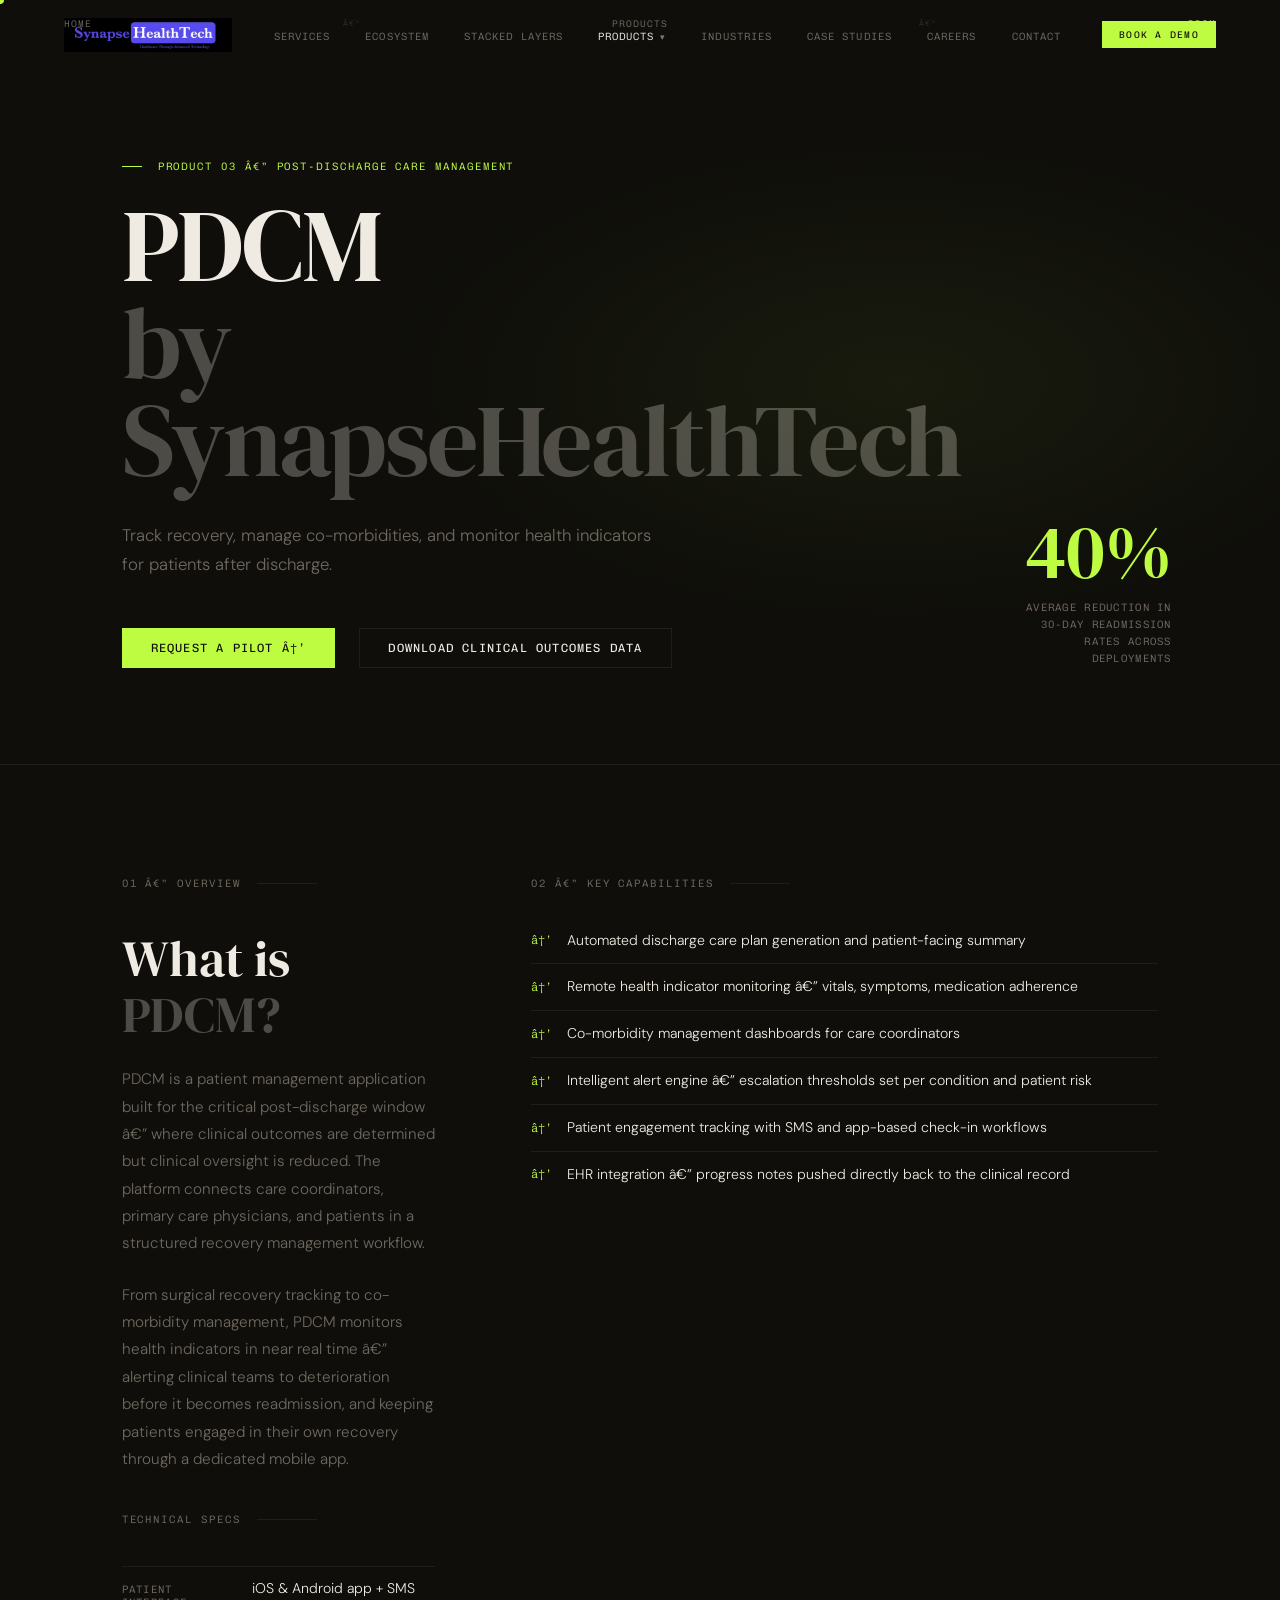
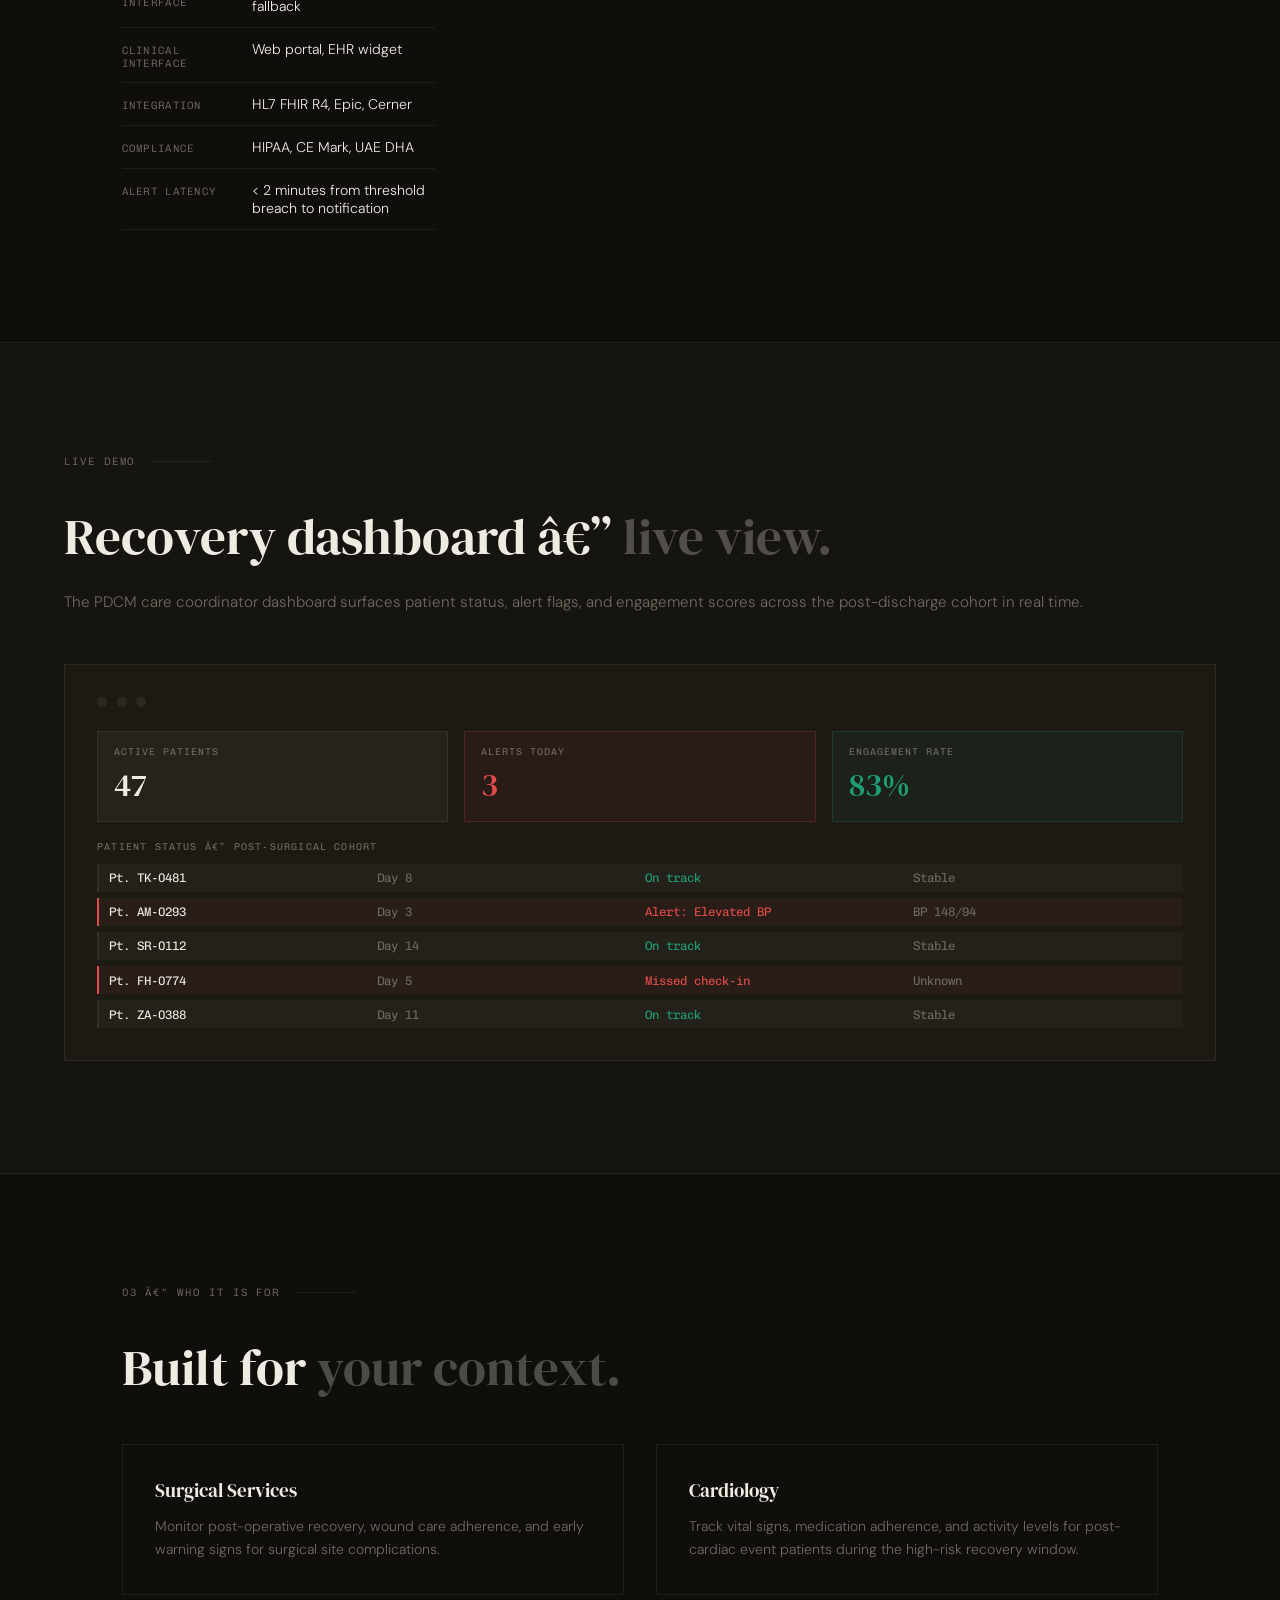
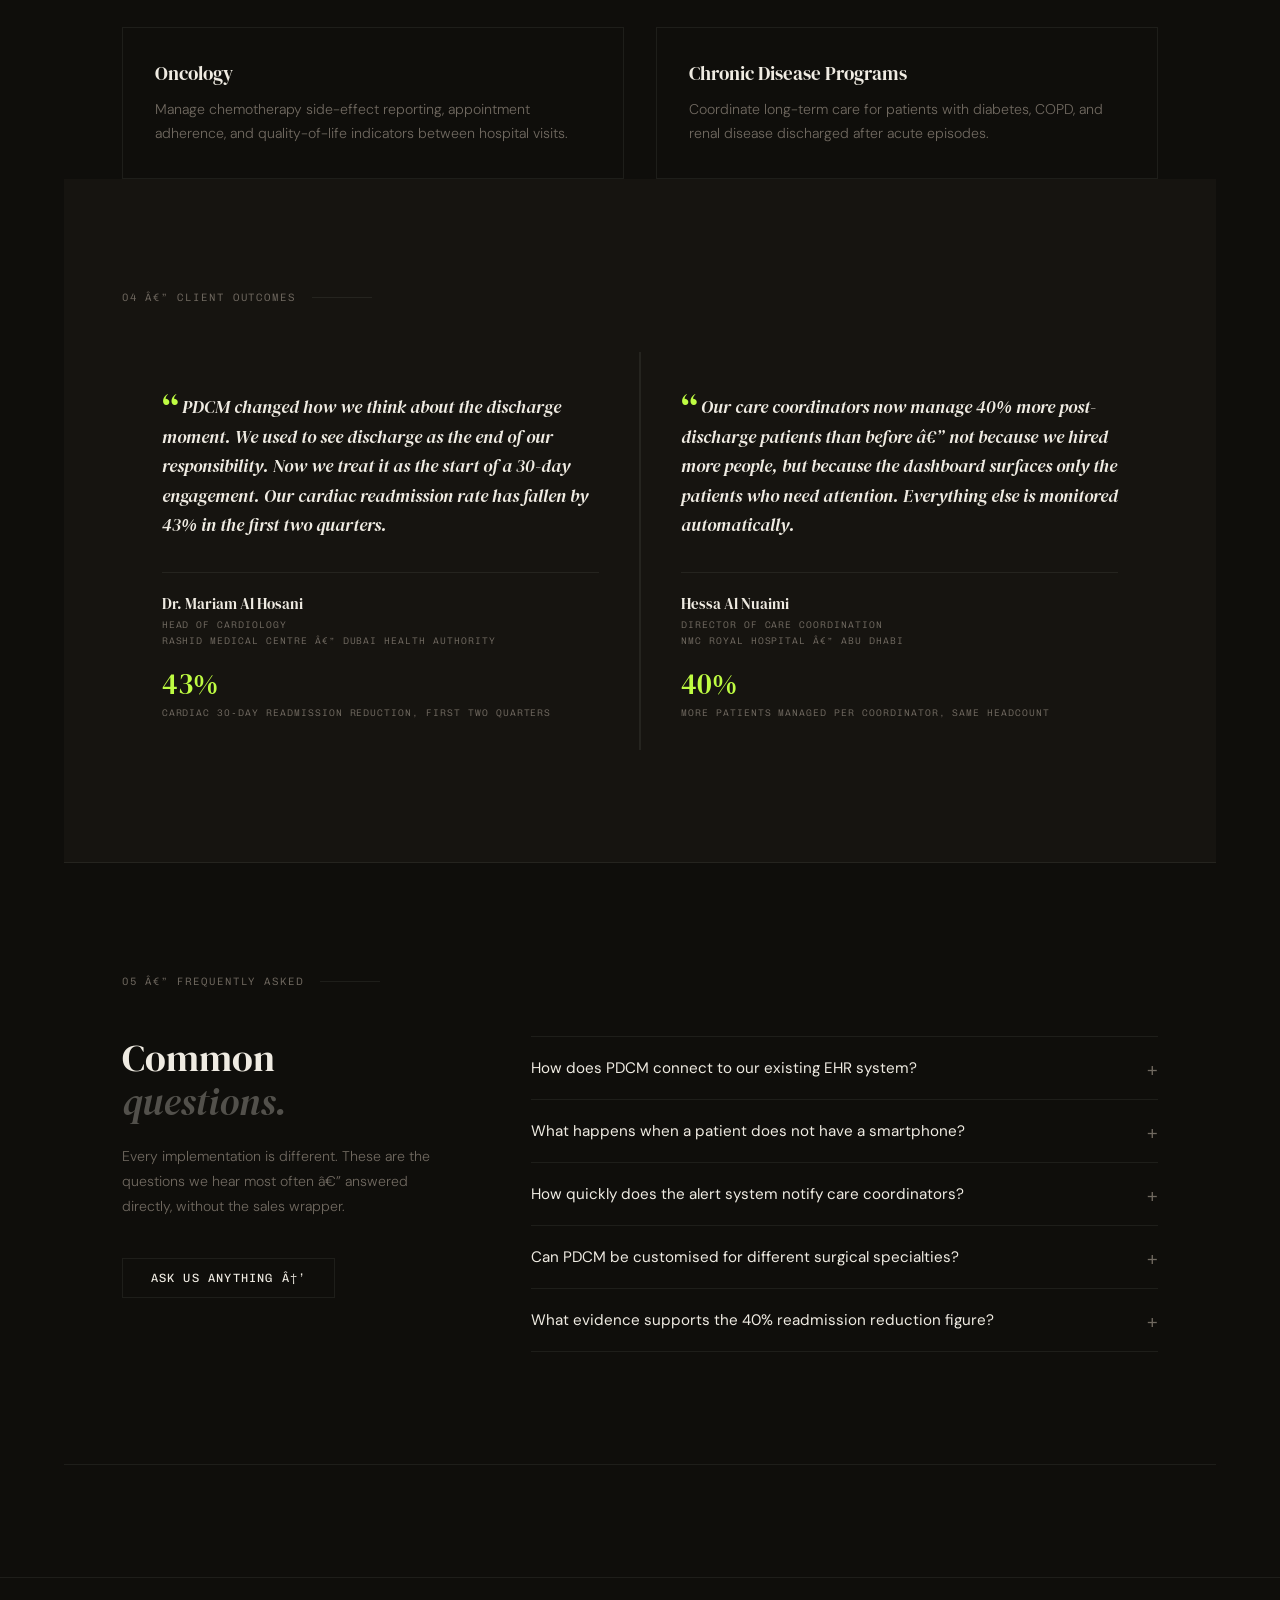
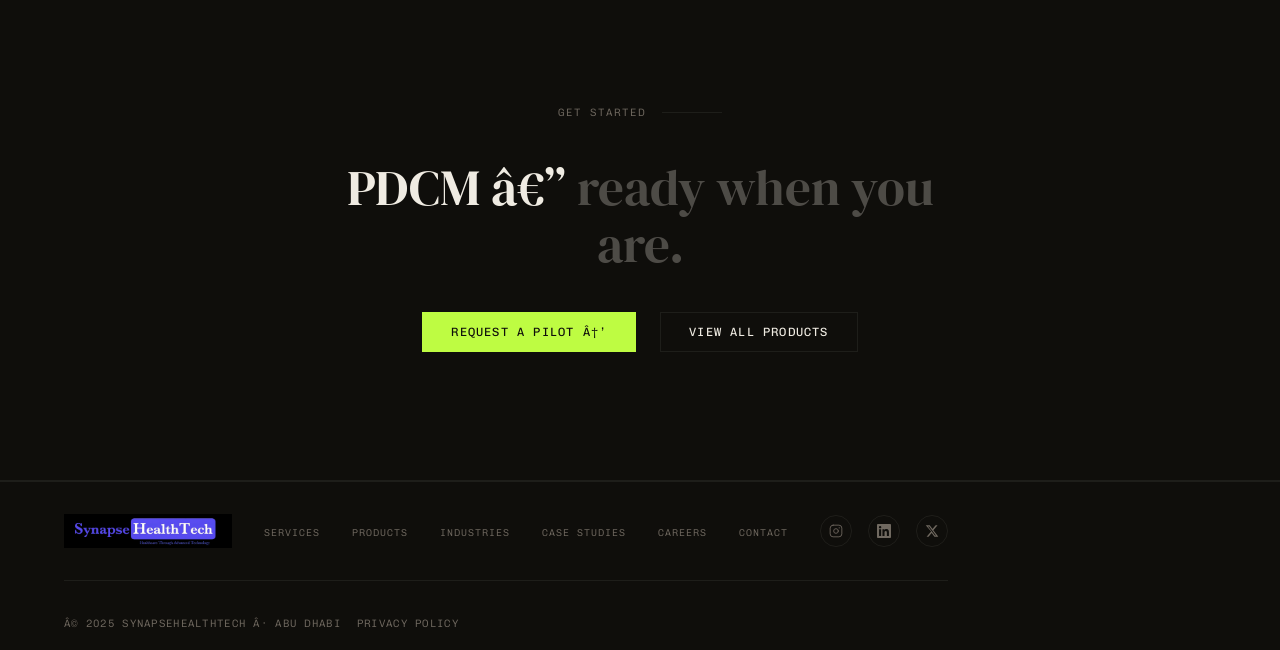
<file: pdcm.html>
﻿<!DOCTYPE html>
<html lang="en">
<head>

<meta charset="UTF-8">
<meta name="viewport" content="width=device-width, initial-scale=1.0">
<meta name="description" content="Reduce 30-day readmission rates by 40%. PDCM tracks recovery, monitors health indicators, and alerts care teams in real time during the critical post-discharge window.">
<meta property="og:type" content="website">
<meta property="og:title" content="PDCM â€” Post-Discharge Care Management | SynapseHealthTech">
<meta property="og:description" content="Reduce 30-day readmission rates by 40%. PDCM tracks recovery, monitors health indicators, and alerts care teams in real time during the critical post-discharge window.">
<meta property="og:url" content="https://synapsehealthtech.com/pdcm/">
<meta property="og:image" content="https://synapsehealthtech.com/assets/og-cover.png">
<meta property="og:site_name" content="SynapseHealthTech">
<meta name="twitter:card" content="summary_large_image">
<meta name="twitter:title" content="PDCM â€” Post-Discharge Care Management | SynapseHealthTech">
<meta name="twitter:description" content="Reduce 30-day readmission rates by 40%. PDCM tracks recovery, monitors health indicators, and alerts care teams in real time during the critical post-discharge window.">
<meta name="twitter:image" content="https://synapsehealthtech.com/assets/og-cover.png">
<title>PDCM â€” SynapseHealthTech</title>
<link rel="preconnect" href="https://fonts.googleapis.com">
<link rel="preconnect" href="https://fonts.gstatic.com" crossorigin>
<link href="https://fonts.googleapis.com/css2?family=DM+Serif+Display:ital@0;1&family=Chivo+Mono:wght@300;400&family=DM+Sans:opsz,wght@9..40,300;9..40,400;9..40,500&display=swap" rel="stylesheet">
<link rel="stylesheet" href="assets/synapse.css">
<link rel="stylesheet" href="assets/responsive.css">
<link rel="stylesheet" href="assets/additions.css">
</head>
<body>
<div id="dot"></div>
<nav id="nav">
  <a href="index.html" class="logo"><img src="assets/Logo_Hi_Res.png" alt="SynapseHealthTech" width="auto" height="34" loading="eager"></a>
  <ul class="nl"><li><a href="services.html">Services</a></li><li><a href="ecosystem.html">Ecosystem</a></li><li><a href="ecosystemlayer.html">Stacked Layers</a></li><li class="nl-drop"><a href="products.html"class="act">Products</a><div class="nl-menu"><a href="privasure.html" class="nl-menu-item"><span class="nl-menu-item-n">PrivaSure</span><span class="nl-menu-item-t">Healthcare Data Privacy</span></a><a href="dental.html" class="nl-menu-item"><span class="nl-menu-item-n">Dental PanoAI</span><span class="nl-menu-item-t">Dental Radiology AI</span></a><a href="pdcm.html" class="nl-menu-item"><span class="nl-menu-item-n">PDCM</span><span class="nl-menu-item-t">Post-Discharge Care Management</span></a><a href="agentic-rcm.html" class="nl-menu-item"><span class="nl-menu-item-n">Agentic RCM</span><span class="nl-menu-item-t">Revenue Cycle Automation</span></a></div></li><li><a href="industries.html">Industries</a></li><li><a href="case-studies.html">Case Studies</a></li><li><a href="careers.html">Careers</a></li><li><a href="contact.html">Contact</a></li></ul>
  <a href="contact.html" class="nav-demo">Book a Demo</a>
  <button id="menu-btn" aria-label="Open navigation" aria-expanded="false">
    <span></span><span></span><span></span>
  </button>
</nav><style>
.prod-hero{padding:10rem 5% 6rem;position:relative;overflow:hidden;border-bottom:1px solid var(--ln)}
.prod-hero-amb{position:absolute;top:0;left:0;right:0;bottom:0;background:radial-gradient(ellipse 60% 50% at 70% 50%,rgba(190,252,66,.055) 0%,transparent 70%);pointer-events:none}
.prod-pretag{font-family:'Chivo Mono',monospace;font-size:.67rem;font-weight:300;letter-spacing:.18em;text-transform:uppercase;color:var(--a);margin-bottom:1.5rem;display:flex;align-items:center;gap:1rem}
.prod-pretag::before{content:'';width:20px;height:1px;background:var(--a)}
.prod-hero-inner{max-width:1280px;margin:0 auto;display:grid;grid-template-columns:1fr auto;align-items:end;gap:4rem}
.prod-hero-h1{font-family:'DM Serif Display',serif;font-size:clamp(3.5rem,8vw,7rem);font-weight:400;line-height:.95;letter-spacing:-.02em;color:var(--fg)}
.prod-hero-h1 em{color:rgba(239,235,226,.28);font-style:normal}
.prod-hero-sub{font-size:1.05rem;font-weight:300;color:var(--sub);line-height:1.75;max-width:540px;margin-top:2rem}
.prod-kpi-block{text-align:right;flex-shrink:0}
.prod-kpi-n{font-family:'DM Serif Display',serif;font-size:clamp(3rem,6vw,5.5rem);font-weight:400;color:var(--a);line-height:1}
.prod-kpi-l{font-family:'Chivo Mono',monospace;font-size:.67rem;font-weight:300;letter-spacing:.12em;text-transform:uppercase;color:var(--sub);margin-top:.6rem;line-height:1.6}
.prod-hero-acts{display:flex;gap:1.5rem;margin-top:3rem;flex-wrap:wrap}
.prod-sec2{padding:7rem 5%;border-bottom:1px solid var(--ln)}
.prod-sec2-inner{max-width:1280px;margin:0 auto;display:grid;grid-template-columns:1fr 2fr;gap:6rem;align-items:start}
.prod-sec2-inner.three{grid-template-columns:1fr 1fr 1fr;gap:3rem}
.prod-sec-label{font-family:'Chivo Mono',monospace;font-size:.67rem;font-weight:300;letter-spacing:.18em;text-transform:uppercase;color:var(--sub);margin-bottom:2.5rem;display:flex;align-items:center;gap:1rem}
.prod-sec-label::after{content:'';flex:1;height:1px;background:var(--ln);max-width:60px}
.prod-sec-h2{font-family:'DM Serif Display',serif;font-size:clamp(2rem,4vw,3.2rem);font-weight:400;line-height:1.1;color:var(--fg);margin-bottom:1.5rem}
.prod-sec-h2 em{color:rgba(239,235,226,.28);font-style:normal}
.prod-body{font-size:.95rem;font-weight:300;color:var(--sub);line-height:1.8;margin-bottom:1.5rem}
.feat-list{list-style:none;display:flex;flex-direction:column;gap:.75rem;margin-top:.5rem}
.feat-item{font-size:.88rem;font-weight:300;color:var(--fg);display:flex;align-items:start;gap:.9rem;padding-bottom:.75rem;border-bottom:1px solid var(--ln);line-height:1.55}
.feat-item:last-child{border-bottom:none}
.feat-item::before{content:'â†’';font-family:'Chivo Mono',monospace;font-size:.75rem;color:var(--a);flex-shrink:0;margin-top:.15em}
.spec-grid{display:grid;gap:0}
.spec-row{display:grid;grid-template-columns:1fr 1.6fr;gap:1rem;padding:.75rem 0;border-bottom:1px solid var(--ln);align-items:baseline}
.spec-row:first-child{border-top:1px solid var(--ln)}
.spec-key{font-family:'Chivo Mono',monospace;font-size:.67rem;font-weight:300;letter-spacing:.12em;text-transform:uppercase;color:var(--sub)}
.spec-val{font-size:.88rem;font-weight:300;color:var(--fg)}
.use-grid{display:grid;grid-template-columns:1fr 1fr;gap:2rem}
.use-card{padding:2rem;border:1px solid var(--ln);transition:border-color .25s}
.use-card:hover{border-color:rgba(190,252,66,.25)}
.use-card-h{font-family:'DM Serif Display',serif;font-size:1.2rem;font-weight:400;color:var(--fg);margin-bottom:.75rem}
.use-card-p{font-size:.88rem;font-weight:300;color:var(--sub);line-height:1.7}
.demo-section{padding:7rem 5%;border-bottom:1px solid var(--ln);background:var(--bg2)}
.demo-inner{max-width:1280px;margin:0 auto}
.demo-window{border:1px solid var(--ln);background:var(--bg3);padding:2rem;margin-top:3rem;font-family:'Chivo Mono',monospace}
.demo-bar{display:flex;gap:.6rem;margin-bottom:1.5rem}
.demo-dot{width:10px;height:10px;border-radius:50%;background:var(--ln)}
</style>

<section class="prod-hero">
  <div class="prod-hero-amb"></div>
  <div class="ct">
    <nav class="breadcrumb" aria-label="breadcrumb">
    <a href="index.html">Home</a>
    <span class="breadcrumb-sep">â€º</span>
    <a href="products.html">Products</a>
    <span class="breadcrumb-sep">â€º</span>
    <span class="breadcrumb-curr">PDCM</span>
  </nav>
    <div class="prod-pretag fade">Product 03 â€” Post-Discharge Care Management</div>
    <div class="prod-hero-inner">
      <div>
        <h1 class="prod-hero-h1 fade">PDCM<br><em>by SynapseHealthTech</em></h1>
        <p class="prod-hero-sub fade d1">Track recovery, manage co-morbidities, and monitor health indicators for patients after discharge.</p>
        <div class="prod-hero-acts fade d2">
          <a href="contact.html" class="btn-filled">Request a pilot â†’</a>
          <a href="contact.html" class="btn-ghost">Download clinical outcomes data</a>
        </div>
      </div>
      <div class="prod-kpi-block fade d1">
        <div class="prod-kpi-n">40%</div>
        <div class="prod-kpi-l">Average reduction in<br>30-day readmission<br>rates across deployments</div>
      </div>
    </div>
  </div>
</section>

<!-- OVERVIEW + CAPABILITIES + SPECS -->
<section class="prod-sec2">
  <div class="ct">
    <div class="prod-sec2-inner">
      <div>
        <div class="prod-sec-label fade">01 â€” Overview</div>
        <h2 class="prod-sec-h2 fade">What is <em>PDCM?</em></h2>
        <p class="prod-body fade">PDCM is a patient management application built for the critical post-discharge window â€” where clinical outcomes are determined but clinical oversight is reduced. The platform connects care coordinators, primary care physicians, and patients in a structured recovery management workflow.</p>
        <p class="prod-body fade">From surgical recovery tracking to co-morbidity management, PDCM monitors health indicators in near real time â€” alerting clinical teams to deterioration before it becomes readmission, and keeping patients engaged in their own recovery through a dedicated mobile app.</p>
        <div style="margin-top:2.5rem">
          <div class="prod-sec-label fade">Technical specs</div>
          <div class="spec-grid fade"><div class="spec-row"><div class="spec-key">Patient Interface</div><div class="spec-val">iOS &amp; Android app + SMS fallback</div></div>
<div class="spec-row"><div class="spec-key">Clinical Interface</div><div class="spec-val">Web portal, EHR widget</div></div>
<div class="spec-row"><div class="spec-key">Integration</div><div class="spec-val">HL7 FHIR R4, Epic, Cerner</div></div>
<div class="spec-row"><div class="spec-key">Compliance</div><div class="spec-val">HIPAA, CE Mark, UAE DHA</div></div>
<div class="spec-row"><div class="spec-key">Alert Latency</div><div class="spec-val">&lt; 2 minutes from threshold breach to notification</div></div></div>
        </div>
      </div>
      <div>
        <div class="prod-sec-label fade">02 â€” Key capabilities</div>
        <ul class="feat-list"><li class="feat-item">Automated discharge care plan generation and patient-facing summary</li>
<li class="feat-item">Remote health indicator monitoring â€” vitals, symptoms, medication adherence</li>
<li class="feat-item">Co-morbidity management dashboards for care coordinators</li>
<li class="feat-item">Intelligent alert engine â€” escalation thresholds set per condition and patient risk</li>
<li class="feat-item">Patient engagement tracking with SMS and app-based check-in workflows</li>
<li class="feat-item">EHR integration â€” progress notes pushed directly back to the clinical record</li></ul>
      </div>
    </div>
  </div>
</section>

<div class="demo-section">
  <div class="demo-inner">
    <div class="prod-sec-label fade">Live demo</div>
    <div class="prod-sec-h2 fade">Recovery dashboard â€” <em>live view.</em></div>
    <p class="prod-body fade">The PDCM care coordinator dashboard surfaces patient status, alert flags, and engagement scores across the post-discharge cohort in real time.</p>
    <div class="demo-window fade d1">
      <div class="demo-bar"><div class="demo-dot"></div><div class="demo-dot"></div><div class="demo-dot"></div></div>
      <div style="font-size:.78rem;display:flex;flex-direction:column;gap:1.2rem">
        <div style="display:grid;grid-template-columns:repeat(3,1fr);gap:1rem">
          <div style="padding:.85rem 1rem;background:rgba(255,255,255,.04);border:1px solid var(--ln)">
            <div style="color:var(--sub);font-size:.62rem;text-transform:uppercase;letter-spacing:.1em;margin-bottom:.4rem">Active patients</div>
            <div id="pdcm-count" style="font-family:'DM Serif Display',serif;font-size:2rem;color:var(--fg)">47</div>
          </div>
          <div style="padding:.85rem 1rem;background:rgba(230,75,74,.06);border:1px solid rgba(230,75,74,.2)">
            <div style="color:var(--sub);font-size:.62rem;text-transform:uppercase;letter-spacing:.1em;margin-bottom:.4rem">Alerts today</div>
            <div id="pdcm-alerts" style="font-family:'DM Serif Display',serif;font-size:2rem;color:#E24B4A">3</div>
          </div>
          <div style="padding:.85rem 1rem;background:rgba(29,158,117,.06);border:1px solid rgba(29,158,117,.2)">
            <div style="color:var(--sub);font-size:.62rem;text-transform:uppercase;letter-spacing:.1em;margin-bottom:.4rem">Engagement rate</div>
            <div id="pdcm-eng" style="font-family:'DM Serif Display',serif;font-size:2rem;color:#1D9E75">84%</div>
          </div>
        </div>
        <div>
          <div style="color:var(--sub);letter-spacing:.12em;text-transform:uppercase;font-size:.62rem;margin-bottom:.75rem">Patient status â€” post-surgical cohort</div>
          <div id="pdcm-patients" style="display:flex;flex-direction:column;gap:.4rem"></div>
        </div>
      </div>
    </div>
  </div>
</div>
<script>
const pdPats=[
  {name:'Pt. TK-0481',day:'Day 8',status:'On track',vitals:'Stable',flag:false},
  {name:'Pt. AM-0293',day:'Day 3',status:'Alert: Elevated BP',vitals:'BP 148/94',flag:true},
  {name:'Pt. SR-0112',day:'Day 14',status:'On track',vitals:'Stable',flag:false},
  {name:'Pt. FH-0774',day:'Day 5',status:'Missed check-in',vitals:'Unknown',flag:true},
  {name:'Pt. ZA-0388',day:'Day 11',status:'On track',vitals:'Stable',flag:false},
];
function renderPDCM(){
  document.getElementById('pdcm-patients').innerHTML=pdPats.map(p=>`<div style="display:grid;grid-template-columns:1fr 1fr 1fr 1fr;gap:.5rem;padding:.4rem .6rem;background:${p.flag?'rgba(230,75,74,.05)':'rgba(255,255,255,.03)'};border-left:2px solid ${p.flag?'#E24B4A':'var(--ln)'}">
    <span style="color:var(--fg)">${p.name}</span>
    <span style="color:var(--sub)">${p.day}</span>
    <span style="color:${p.flag?'#E24B4A':'#1D9E75'}">${p.status}</span>
    <span style="color:var(--sub)">${p.vitals}</span></div>`).join('');
  // Live-update one patient status occasionally
}
setInterval(()=>{
  const c=parseInt(document.getElementById('pdcm-count').textContent);
  document.getElementById('pdcm-count').textContent=c+(Math.random()>0.7?1:0);
  document.getElementById('pdcm-eng').textContent=Math.max(78,Math.min(92,parseInt(document.getElementById('pdcm-eng').textContent)+(Math.random()>0.5?1:-1)))+'%';
},2800);
renderPDCM();
</script>

<!-- USE CASES -->
<section class="prod-sec2">
  <div class="ct">
    <div class="prod-sec-label fade">03 â€” Who it is for</div>
    <h2 class="prod-sec-h2 fade">Built for <em>your context.</em></h2>
    <div class="use-grid" style="margin-top:3rem"><div class="use-card fade"><div class="use-card-h">Surgical Services</div><p class="use-card-p">Monitor post-operative recovery, wound care adherence, and early warning signs for surgical site complications.</p></div>
<div class="use-card fade"><div class="use-card-h">Cardiology</div><p class="use-card-p">Track vital signs, medication adherence, and activity levels for post-cardiac event patients during the high-risk recovery window.</p></div>
<div class="use-card fade"><div class="use-card-h">Oncology</div><p class="use-card-p">Manage chemotherapy side-effect reporting, appointment adherence, and quality-of-life indicators between hospital visits.</p></div>
<div class="use-card fade"><div class="use-card-h">Chronic Disease Programs</div><p class="use-card-p">Coordinate long-term care for patients with diabetes, COPD, and renal disease discharged after acute episodes.</p></div></div>
  </div>
<section class="testi-section">
  <div class="testi-inner">
    <div class="prod-sec-label fade">04 â€” Client outcomes</div>
    <div class="testi-grid">
      <div class="testi-card fade">
        <p class="testi-q">PDCM changed how we think about the discharge moment. We used to see discharge as the end of our responsibility. Now we treat it as the start of a 30-day engagement. Our cardiac readmission rate has fallen by 43% in the first two quarters.</p>
        <div class="testi-meta">
          <div class="testi-name">Dr. Mariam Al Hosani</div>
          <div class="testi-role">Head of Cardiology<br>Rashid Medical Centre â€” Dubai Health Authority</div>
          <div class="testi-outcome">43%</div>
          <div class="testi-outcome-l">Cardiac 30-day readmission reduction, first two quarters</div>
        </div>
      </div>
      <div class="testi-card fade d1">
        <p class="testi-q">Our care coordinators now manage 40% more post-discharge patients than before â€” not because we hired more people, but because the dashboard surfaces only the patients who need attention. Everything else is monitored automatically.</p>
        <div class="testi-meta">
          <div class="testi-name">Hessa Al Nuaimi</div>
          <div class="testi-role">Director of Care Coordination<br>NMC Royal Hospital â€” Abu Dhabi</div>
          <div class="testi-outcome">40%</div>
          <div class="testi-outcome-l">More patients managed per coordinator, same headcount</div>
        </div>
      </div>
    </div>
  </div>
</section>

<section class="faq-section">
  <div class="faq-inner">
    <div class="prod-sec-label fade">05 â€” Frequently asked</div>
    <div class="faq-layout">
      <div>
        <h2 class="faq-intro-h fade">Common <em>questions.</em></h2>
        <p class="faq-intro-p fade">Every implementation is different. These are the questions we hear most often â€” answered directly, without the sales wrapper.</p>
        <div style="margin-top:2.5rem" class="fade d1">
          <a href="contact.html" class="btn-ghost" style="display:inline-flex">Ask us anything â†’</a>
        </div>
      </div>
      <div class="faq-list">
    <div class="faq-item">
      <div class="faq-q"><span class="faq-q-text">How does PDCM connect to our existing EHR system?</span><span class="faq-icon">+</span></div>
      <div class="faq-a"><p class="faq-a-text">PDCM integrates via HL7 FHIR R4 APIs, supporting Epic MyChart, Cerner PowerChart, Oracle Health, and Meditech. The integration is configured during onboarding â€” typically 4â€“8 hours for standard FHIR-enabled EHRs. Post-discharge progress notes, vital sign readings, and alert events are pushed back to the EHR automatically, maintaining a complete longitudinal record.</p></div>
    </div>
    <div class="faq-item">
      <div class="faq-q"><span class="faq-q-text">What happens when a patient does not have a smartphone?</span><span class="faq-icon">+</span></div>
      <div class="faq-a"><p class="faq-a-text">PDCM supports SMS-based check-ins as a full fallback pathway. Patients receive structured SMS questions at configured intervals and respond by text. Responses are parsed by the platform and fed into the same monitoring dashboard as app-based data. Telephone check-in workflows are also available for high-acuity or elderly populations.</p></div>
    </div>
    <div class="faq-item">
      <div class="faq-q"><span class="faq-q-text">How quickly does the alert system notify care coordinators?</span><span class="faq-icon">+</span></div>
      <div class="faq-a"><p class="faq-a-text">Alert latency is under 2 minutes from threshold breach to notification. Thresholds are configured per condition and per individual patient risk profile during discharge. Alerts are delivered via the web dashboard, email, and SMS simultaneously. Escalation paths â€” from coordinator to on-call physician â€” are configurable per department.</p></div>
    </div>
    <div class="faq-item">
      <div class="faq-q"><span class="faq-q-text">Can PDCM be customised for different surgical specialties?</span><span class="faq-icon">+</span></div>
      <div class="faq-a"><p class="faq-a-text">Yes. PDCM ships with pre-configured pathways for cardiac surgery, orthopaedic surgery, oncology, bariatric surgery, and general surgery. Each pathway defines the monitoring schedule, health indicator set, patient-facing questionnaire, and alert thresholds relevant to that specialty. Custom pathways can be configured in 2â€“3 days by your clinical team using the pathway builder in the admin portal.</p></div>
    </div>
    <div class="faq-item">
      <div class="faq-q"><span class="faq-q-text">What evidence supports the 40% readmission reduction figure?</span><span class="faq-icon">+</span></div>
      <div class="faq-a"><p class="faq-a-text">The 40% figure is the average reduction observed across our first 12 health system deployments, measured over the first 6 months of operation against the preceding 12-month baseline for the same patient population and surgical cohorts. The range across deployments was 29%â€“54%. Our clinical evidence report provides the full methodology, inclusion criteria, and site-level breakdowns â€” available on request from your account team.</p></div>
    </div>
      </div>
    </div>
  </div>
</section>

</section>

<!-- CTA -->
<section style="padding:8rem 5%;text-align:center;border-bottom:1px solid var(--ln)">
  <div class="ct">
    <div class="prod-sec-label fade" style="justify-content:center">Get started</div>
    <h2 class="prod-sec-h2 fade" style="text-align:center;max-width:600px;margin:0 auto 2.5rem">PDCM â€” <em>ready when you are.</em></h2>
    <div style="display:flex;gap:1.5rem;justify-content:center;flex-wrap:wrap" class="fade d1">
      <a href="contact.html" class="btn-filled">Request a pilot â†’</a>
      <a href="products.html" class="btn-ghost">View all products</a>
    </div>
  </div>
</section>

<style>
@media(max-width:767px){
  .prod-hero-inner{grid-template-columns:1fr!important;gap:2rem!important}
  .prod-kpi-block{text-align:left!important}
  .prod-sec2-inner{grid-template-columns:1fr!important;gap:3rem!important}
  .use-grid{grid-template-columns:1fr!important}
  .prod-hero{padding:8rem 5% 4rem}
}
</style>

<footer>
  <div class="ft-top">
    <a href="index.html" class="logo"><img src="assets/Logo_Hi_Res.png" alt="SynapseHealthTech"></a>
    <ul class="fl"><li><a href="services.html">Services</a></li><li><a href="products.html">Products</a></li><li><a href="industries.html">Industries</a></li><li><a href="case-studies.html">Case Studies</a></li><li><a href="careers.html">Careers</a></li><li><a href="contact.html">Contact</a></li></ul>
    <div class="footer-social">
      <a href="https://instagram.com/synapsehealthtech" target="_blank" rel="noopener" aria-label="Instagram"><svg viewBox="0 0 24 24" fill="none" stroke="currentColor" stroke-width="1.5" stroke-linecap="round" stroke-linejoin="round"><rect x="2" y="2" width="20" height="20" rx="5" ry="5"/><circle cx="12" cy="12" r="4"/><circle cx="17.5" cy="6.5" r="1" fill="currentColor" stroke="none"/></svg></a>
      <a href="https://linkedin.com/company/synapsehealthtech" target="_blank" rel="noopener" aria-label="LinkedIn"><svg viewBox="0 0 24 24" fill="currentColor"><path d="M20.447 20.452h-3.554v-5.569c0-1.328-.027-3.037-1.852-3.037-1.853 0-2.136 1.445-2.136 2.939v5.667H9.351V9h3.414v1.561h.046c.477-.9 1.637-1.85 3.37-1.85 3.601 0 4.267 2.37 4.267 5.455v6.286zM5.337 7.433a2.062 2.062 0 01-2.063-2.065 2.064 2.064 0 112.063 2.065zm1.782 13.019H3.555V9h3.564v11.452zM22.225 0H1.771C.792 0 0 .774 0 1.729v20.542C0 23.227.792 24 1.771 24h20.451C23.2 24 24 23.227 24 22.271V1.729C24 .774 23.2 0 22.222 0h.003z"/></svg></a>
      <a href="https://x.com/synapseHT" target="_blank" rel="noopener" aria-label="X (Twitter)"><svg viewBox="0 0 24 24" fill="currentColor"><path d="M18.244 2.25h3.308l-7.227 8.26 8.502 11.24H16.17l-4.714-6.231-5.401 6.231H2.746l7.73-8.835L1.254 2.25H8.08l4.713 6.23zm-1.161 17.52h1.833L7.084 4.126H5.117z"/></svg></a>
    </div>
  </div>
  <div class="ft-bottom">
    <span class="fc">Â© 2025 SynapseHealthTech Â· Abu Dhabi</span>
    <a href="#" class="fc-link">Privacy Policy</a>
  </div>
</footer>
<script>
const dot=document.getElementById('dot');
document.addEventListener('mousemove',e=>{dot.style.left=e.clientX+'px';dot.style.top=e.clientY+'px'});
document.querySelectorAll('a,.sr,.pr,.ind-item,.role-row,.cert').forEach(el=>{el.addEventListener('mouseenter',()=>document.body.classList.add('lh'));el.addEventListener('mouseleave',()=>document.body.classList.remove('lh'))});
const nav=document.getElementById('nav');
window.addEventListener('scroll',()=>nav.classList.toggle('dim',scrollY>80),{passive:true});
const io=new IntersectionObserver(entries=>entries.forEach(e=>{if(e.isIntersecting){e.target.classList.add('on');io.unobserve(e.target)}}),{threshold:0.1});
document.querySelectorAll('.fade').forEach(el=>io.observe(el));
// Hamburger
const menuBtn=document.getElementById('menu-btn');
if(menuBtn){menuBtn.addEventListener('click',()=>{const open=document.body.classList.toggle('menu-open');menuBtn.setAttribute('aria-expanded',open);document.body.style.overflow=open?'hidden':''});document.querySelectorAll('.nl a').forEach(a=>{a.addEventListener('click',()=>{document.body.classList.remove('menu-open');document.body.style.overflow='';menuBtn.setAttribute('aria-expanded',false)})});document.addEventListener('keydown',e=>{if(e.key==='Escape'&&document.body.classList.contains('menu-open')){document.body.classList.remove('menu-open');document.body.style.overflow='';menuBtn.setAttribute('aria-expanded',false)}});}
if(window.matchMedia('(hover: none)').matches){const d=document.getElementById('dot');if(d)d.style.display='none';}

// â”€â”€ PRODUCTS DROPDOWN â”€â”€
document.querySelectorAll('.nl-drop').forEach(function(d){
  d.addEventListener('mouseenter',function(){d.classList.add('open')});
  d.addEventListener('mouseleave',function(){d.classList.remove('open')});
});

// â”€â”€ FAQ ACCORDION â”€â”€
document.querySelectorAll('.faq-item').forEach(function(item){
  item.querySelector('.faq-q').addEventListener('click',function(){
    var isOpen=item.classList.contains('open');
    document.querySelectorAll('.faq-item').forEach(function(i){i.classList.remove('open')});
    if(!isOpen)item.classList.add('open');
  });
});
</script>
</body>
</html>
</file>
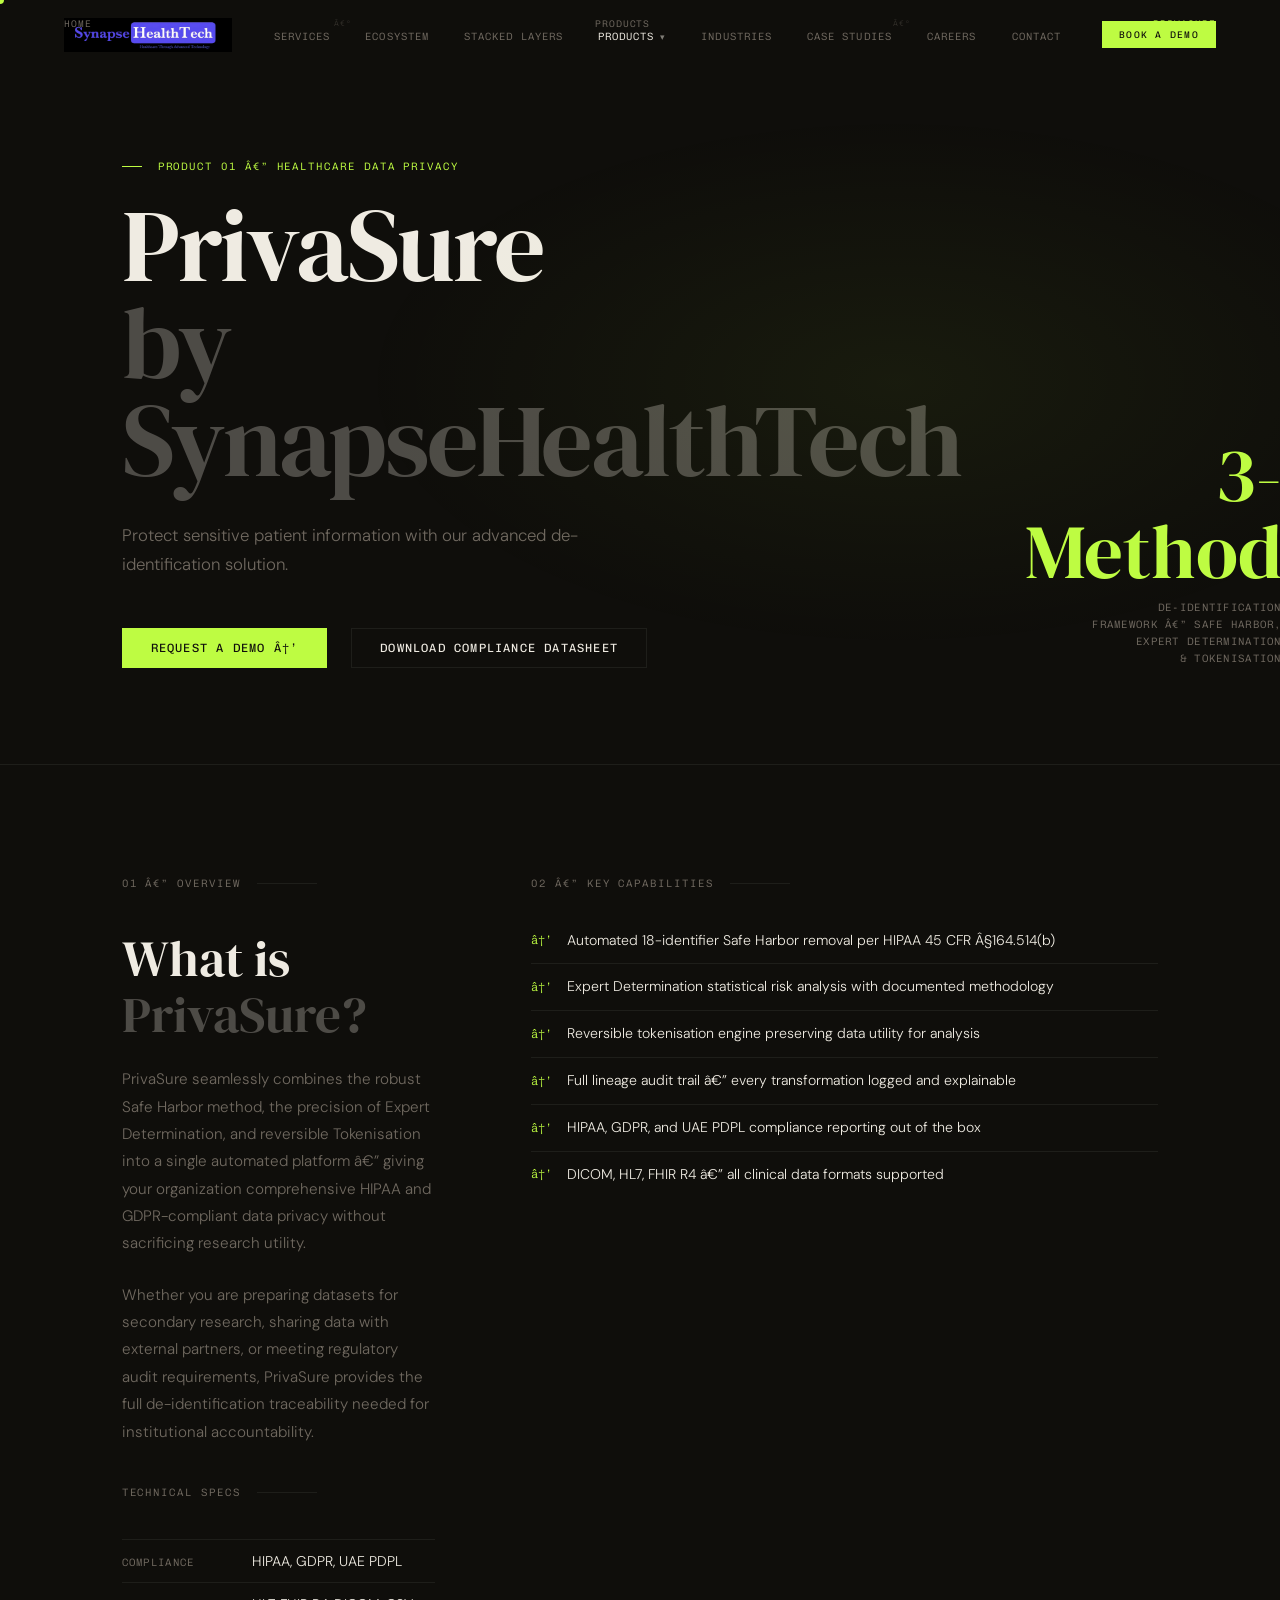
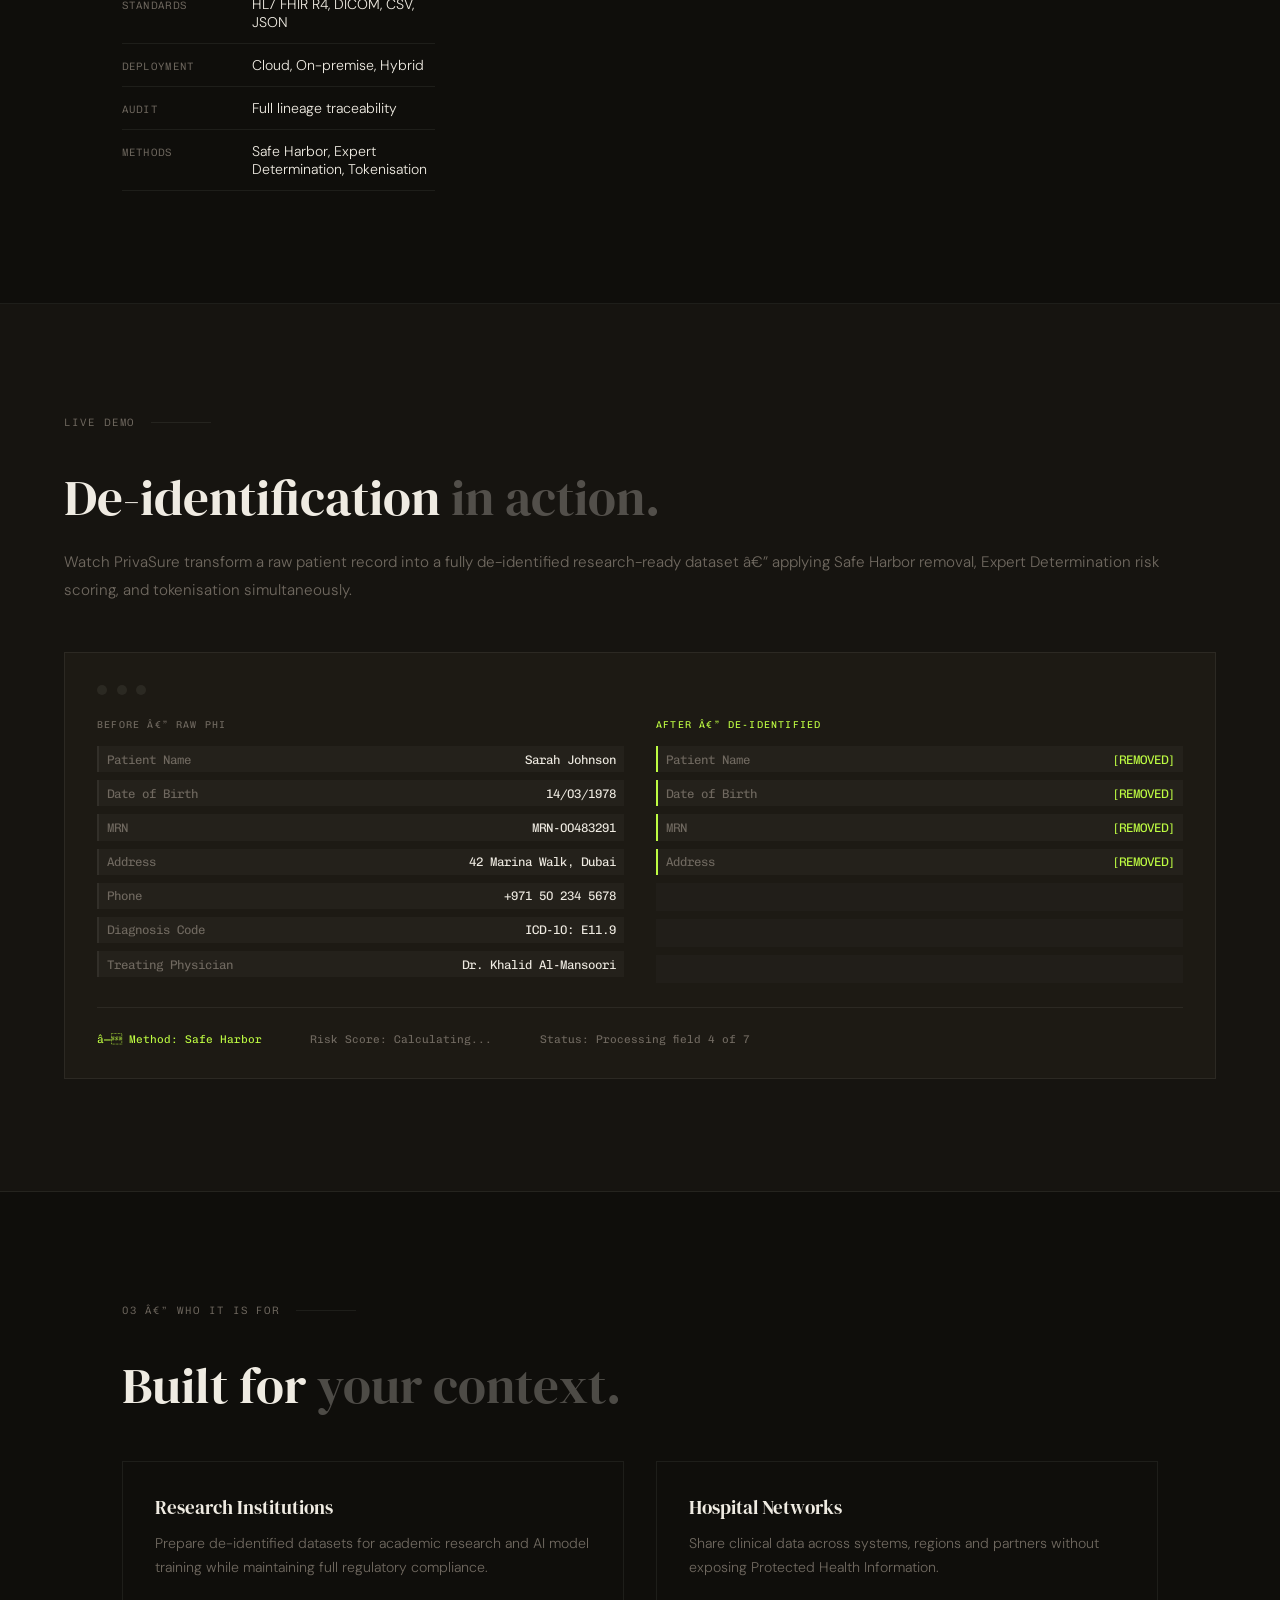
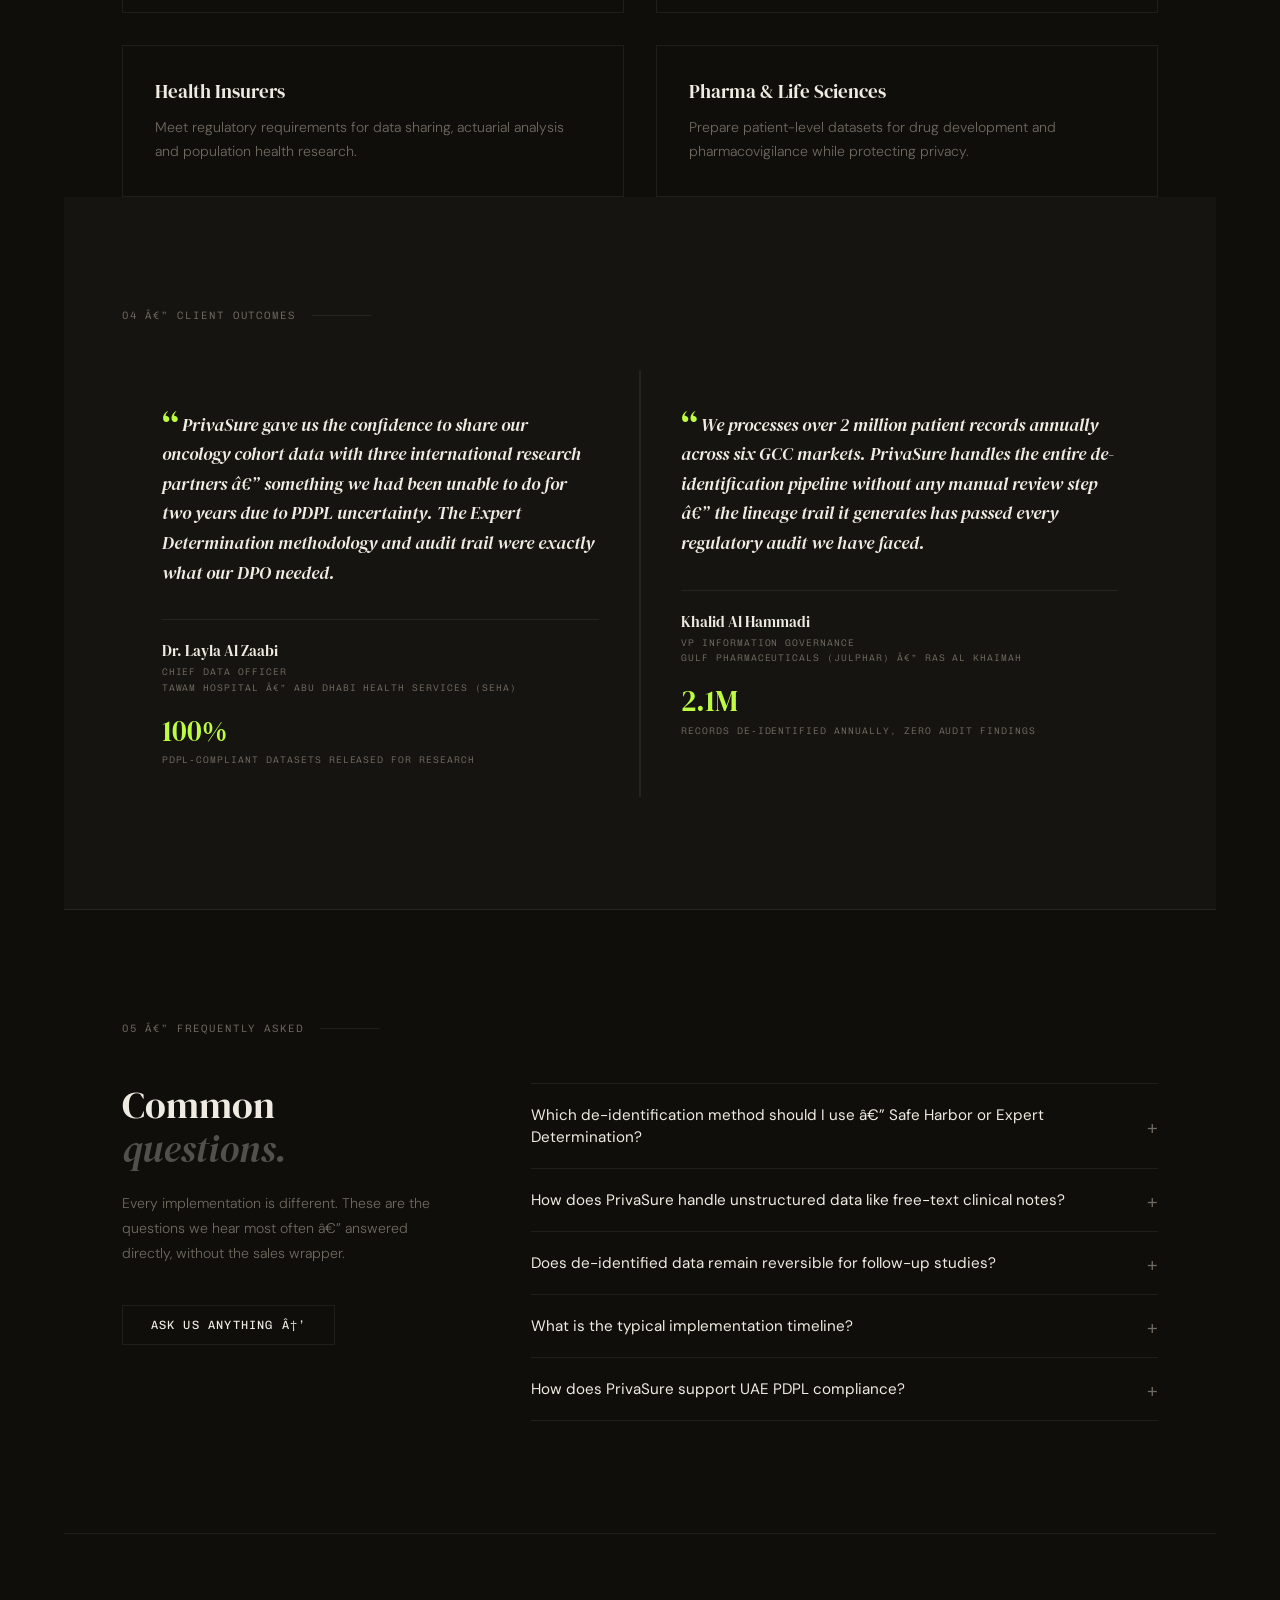
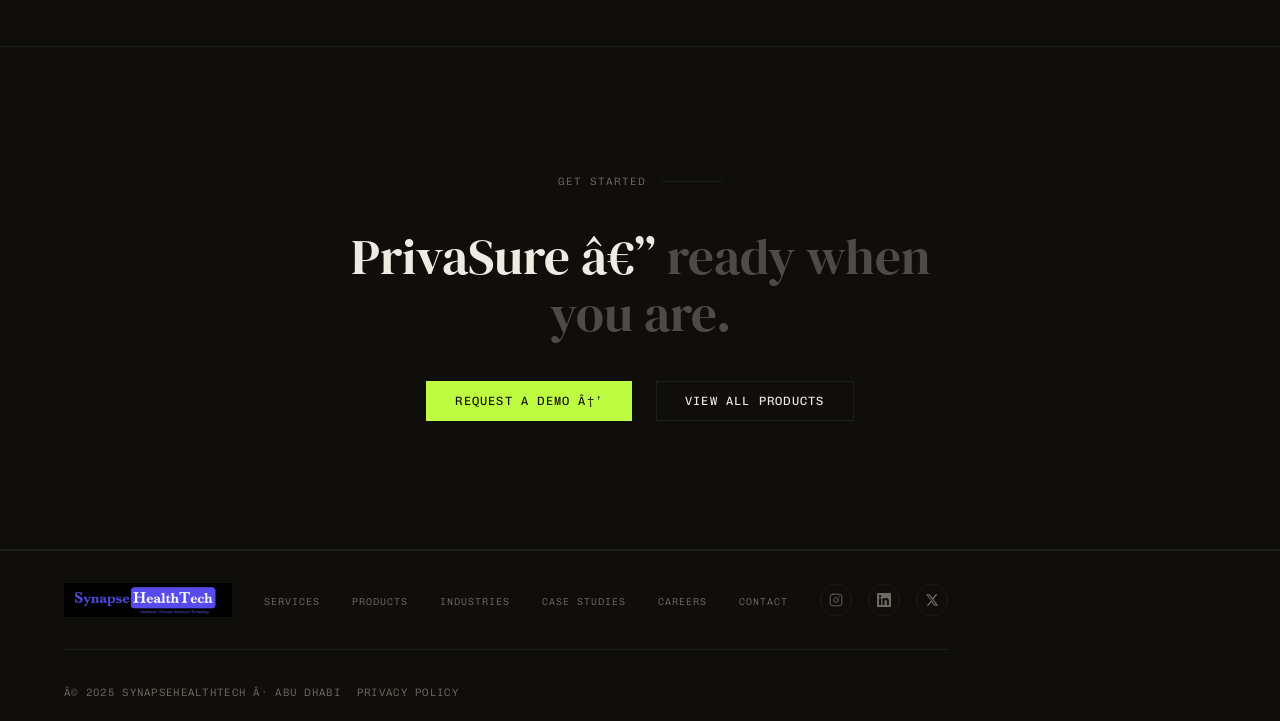
<file: privasure.html>
﻿<!DOCTYPE html>
<html lang="en">
<head>

<meta charset="UTF-8">
<meta name="viewport" content="width=device-width, initial-scale=1.0">
<meta name="description" content="HIPAA and GDPR-compliant patient data de-identification using Safe Harbor, Expert Determination, and Tokenisation. Zero PHI exposure, full research utility.">
<meta property="og:type" content="website">
<meta property="og:title" content="PrivaSure â€” Healthcare Data De-Identification | SynapseHealthTech">
<meta property="og:description" content="HIPAA and GDPR-compliant patient data de-identification using Safe Harbor, Expert Determination, and Tokenisation. Zero PHI exposure, full research utility.">
<meta property="og:url" content="https://synapsehealthtech.com/privasure/">
<meta property="og:image" content="https://synapsehealthtech.com/assets/og-cover.png">
<meta property="og:site_name" content="SynapseHealthTech">
<meta name="twitter:card" content="summary_large_image">
<meta name="twitter:title" content="PrivaSure â€” Healthcare Data De-Identification | SynapseHealthTech">
<meta name="twitter:description" content="HIPAA and GDPR-compliant patient data de-identification using Safe Harbor, Expert Determination, and Tokenisation. Zero PHI exposure, full research utility.">
<meta name="twitter:image" content="https://synapsehealthtech.com/assets/og-cover.png">
<title>PrivaSure â€” SynapseHealthTech</title>
<link rel="preconnect" href="https://fonts.googleapis.com">
<link rel="preconnect" href="https://fonts.gstatic.com" crossorigin>
<link href="https://fonts.googleapis.com/css2?family=DM+Serif+Display:ital@0;1&family=Chivo+Mono:wght@300;400&family=DM+Sans:opsz,wght@9..40,300;9..40,400;9..40,500&display=swap" rel="stylesheet">
<link rel="stylesheet" href="assets/synapse.css">
<link rel="stylesheet" href="assets/responsive.css">
<link rel="stylesheet" href="assets/additions.css">
</head>
<body>
<div id="dot"></div>
<nav id="nav">
  <a href="index.html" class="logo"><img src="assets/Logo_Hi_Res.png" alt="SynapseHealthTech" width="auto" height="34" loading="eager"></a>
  <ul class="nl"><li><a href="services.html">Services</a></li><li><a href="ecosystem.html">Ecosystem</a></li><li><a href="ecosystemlayer.html">Stacked Layers</a></li><li class="nl-drop"><a href="products.html"class="act">Products</a><div class="nl-menu"><a href="privasure.html" class="nl-menu-item"><span class="nl-menu-item-n">PrivaSure</span><span class="nl-menu-item-t">Healthcare Data Privacy</span></a><a href="dental.html" class="nl-menu-item"><span class="nl-menu-item-n">Dental PanoAI</span><span class="nl-menu-item-t">Dental Radiology AI</span></a><a href="pdcm.html" class="nl-menu-item"><span class="nl-menu-item-n">PDCM</span><span class="nl-menu-item-t">Post-Discharge Care Management</span></a><a href="agentic-rcm.html" class="nl-menu-item"><span class="nl-menu-item-n">Agentic RCM</span><span class="nl-menu-item-t">Revenue Cycle Automation</span></a></div></li><li><a href="industries.html">Industries</a></li><li><a href="case-studies.html">Case Studies</a></li><li><a href="careers.html">Careers</a></li><li><a href="contact.html">Contact</a></li></ul>
  <a href="contact.html" class="nav-demo">Book a Demo</a>
  <button id="menu-btn" aria-label="Open navigation" aria-expanded="false">
    <span></span><span></span><span></span>
  </button>
</nav><style>
.prod-hero{padding:10rem 5% 6rem;position:relative;overflow:hidden;border-bottom:1px solid var(--ln)}
.prod-hero-amb{position:absolute;top:0;left:0;right:0;bottom:0;background:radial-gradient(ellipse 60% 50% at 70% 50%,rgba(190,252,66,.055) 0%,transparent 70%);pointer-events:none}
.prod-pretag{font-family:'Chivo Mono',monospace;font-size:.67rem;font-weight:300;letter-spacing:.18em;text-transform:uppercase;color:var(--a);margin-bottom:1.5rem;display:flex;align-items:center;gap:1rem}
.prod-pretag::before{content:'';width:20px;height:1px;background:var(--a)}
.prod-hero-inner{max-width:1280px;margin:0 auto;display:grid;grid-template-columns:1fr auto;align-items:end;gap:4rem}
.prod-hero-h1{font-family:'DM Serif Display',serif;font-size:clamp(3.5rem,8vw,7rem);font-weight:400;line-height:.95;letter-spacing:-.02em;color:var(--fg)}
.prod-hero-h1 em{color:rgba(239,235,226,.28);font-style:normal}
.prod-hero-sub{font-size:1.05rem;font-weight:300;color:var(--sub);line-height:1.75;max-width:540px;margin-top:2rem}
.prod-kpi-block{text-align:right;flex-shrink:0}
.prod-kpi-n{font-family:'DM Serif Display',serif;font-size:clamp(3rem,6vw,5.5rem);font-weight:400;color:var(--a);line-height:1}
.prod-kpi-l{font-family:'Chivo Mono',monospace;font-size:.67rem;font-weight:300;letter-spacing:.12em;text-transform:uppercase;color:var(--sub);margin-top:.6rem;line-height:1.6}
.prod-hero-acts{display:flex;gap:1.5rem;margin-top:3rem;flex-wrap:wrap}
.prod-sec2{padding:7rem 5%;border-bottom:1px solid var(--ln)}
.prod-sec2-inner{max-width:1280px;margin:0 auto;display:grid;grid-template-columns:1fr 2fr;gap:6rem;align-items:start}
.prod-sec2-inner.three{grid-template-columns:1fr 1fr 1fr;gap:3rem}
.prod-sec-label{font-family:'Chivo Mono',monospace;font-size:.67rem;font-weight:300;letter-spacing:.18em;text-transform:uppercase;color:var(--sub);margin-bottom:2.5rem;display:flex;align-items:center;gap:1rem}
.prod-sec-label::after{content:'';flex:1;height:1px;background:var(--ln);max-width:60px}
.prod-sec-h2{font-family:'DM Serif Display',serif;font-size:clamp(2rem,4vw,3.2rem);font-weight:400;line-height:1.1;color:var(--fg);margin-bottom:1.5rem}
.prod-sec-h2 em{color:rgba(239,235,226,.28);font-style:normal}
.prod-body{font-size:.95rem;font-weight:300;color:var(--sub);line-height:1.8;margin-bottom:1.5rem}
.feat-list{list-style:none;display:flex;flex-direction:column;gap:.75rem;margin-top:.5rem}
.feat-item{font-size:.88rem;font-weight:300;color:var(--fg);display:flex;align-items:start;gap:.9rem;padding-bottom:.75rem;border-bottom:1px solid var(--ln);line-height:1.55}
.feat-item:last-child{border-bottom:none}
.feat-item::before{content:'â†’';font-family:'Chivo Mono',monospace;font-size:.75rem;color:var(--a);flex-shrink:0;margin-top:.15em}
.spec-grid{display:grid;gap:0}
.spec-row{display:grid;grid-template-columns:1fr 1.6fr;gap:1rem;padding:.75rem 0;border-bottom:1px solid var(--ln);align-items:baseline}
.spec-row:first-child{border-top:1px solid var(--ln)}
.spec-key{font-family:'Chivo Mono',monospace;font-size:.67rem;font-weight:300;letter-spacing:.12em;text-transform:uppercase;color:var(--sub)}
.spec-val{font-size:.88rem;font-weight:300;color:var(--fg)}
.use-grid{display:grid;grid-template-columns:1fr 1fr;gap:2rem}
.use-card{padding:2rem;border:1px solid var(--ln);transition:border-color .25s}
.use-card:hover{border-color:rgba(190,252,66,.25)}
.use-card-h{font-family:'DM Serif Display',serif;font-size:1.2rem;font-weight:400;color:var(--fg);margin-bottom:.75rem}
.use-card-p{font-size:.88rem;font-weight:300;color:var(--sub);line-height:1.7}
.demo-section{padding:7rem 5%;border-bottom:1px solid var(--ln);background:var(--bg2)}
.demo-inner{max-width:1280px;margin:0 auto}
.demo-window{border:1px solid var(--ln);background:var(--bg3);padding:2rem;margin-top:3rem;font-family:'Chivo Mono',monospace}
.demo-bar{display:flex;gap:.6rem;margin-bottom:1.5rem}
.demo-dot{width:10px;height:10px;border-radius:50%;background:var(--ln)}
</style>

<section class="prod-hero">
  <div class="prod-hero-amb"></div>
  <div class="ct">
    <nav class="breadcrumb" aria-label="breadcrumb">
    <a href="index.html">Home</a>
    <span class="breadcrumb-sep">â€º</span>
    <a href="products.html">Products</a>
    <span class="breadcrumb-sep">â€º</span>
    <span class="breadcrumb-curr">PrivaSure</span>
  </nav>
    <div class="prod-pretag fade">Product 01 â€” Healthcare Data Privacy</div>
    <div class="prod-hero-inner">
      <div>
        <h1 class="prod-hero-h1 fade">PrivaSure<br><em>by SynapseHealthTech</em></h1>
        <p class="prod-hero-sub fade d1">Protect sensitive patient information with our advanced de-identification solution.</p>
        <div class="prod-hero-acts fade d2">
          <a href="contact.html" class="btn-filled">Request a demo â†’</a>
          <a href="contact.html" class="btn-ghost">Download compliance datasheet</a>
        </div>
      </div>
      <div class="prod-kpi-block fade d1">
        <div class="prod-kpi-n">3-Method</div>
        <div class="prod-kpi-l">De-identification<br>framework â€” Safe Harbor,<br>Expert Determination<br>&amp; Tokenisation</div>
      </div>
    </div>
  </div>
</section>

<!-- OVERVIEW + CAPABILITIES + SPECS -->
<section class="prod-sec2">
  <div class="ct">
    <div class="prod-sec2-inner">
      <div>
        <div class="prod-sec-label fade">01 â€” Overview</div>
        <h2 class="prod-sec-h2 fade">What is <em>PrivaSure?</em></h2>
        <p class="prod-body fade">PrivaSure seamlessly combines the robust Safe Harbor method, the precision of Expert Determination, and reversible Tokenisation into a single automated platform â€” giving your organization comprehensive HIPAA and GDPR-compliant data privacy without sacrificing research utility.</p>
        <p class="prod-body fade">Whether you are preparing datasets for secondary research, sharing data with external partners, or meeting regulatory audit requirements, PrivaSure provides the full de-identification traceability needed for institutional accountability.</p>
        <div style="margin-top:2.5rem">
          <div class="prod-sec-label fade">Technical specs</div>
          <div class="spec-grid fade"><div class="spec-row"><div class="spec-key">Compliance</div><div class="spec-val">HIPAA, GDPR, UAE PDPL</div></div>
<div class="spec-row"><div class="spec-key">Standards</div><div class="spec-val">HL7 FHIR R4, DICOM, CSV, JSON</div></div>
<div class="spec-row"><div class="spec-key">Deployment</div><div class="spec-val">Cloud, On-premise, Hybrid</div></div>
<div class="spec-row"><div class="spec-key">Audit</div><div class="spec-val">Full lineage traceability</div></div>
<div class="spec-row"><div class="spec-key">Methods</div><div class="spec-val">Safe Harbor, Expert Determination, Tokenisation</div></div></div>
        </div>
      </div>
      <div>
        <div class="prod-sec-label fade">02 â€” Key capabilities</div>
        <ul class="feat-list"><li class="feat-item">Automated 18-identifier Safe Harbor removal per HIPAA 45 CFR Â§164.514(b)</li>
<li class="feat-item">Expert Determination statistical risk analysis with documented methodology</li>
<li class="feat-item">Reversible tokenisation engine preserving data utility for analysis</li>
<li class="feat-item">Full lineage audit trail â€” every transformation logged and explainable</li>
<li class="feat-item">HIPAA, GDPR, and UAE PDPL compliance reporting out of the box</li>
<li class="feat-item">DICOM, HL7, FHIR R4 â€” all clinical data formats supported</li></ul>
      </div>
    </div>
  </div>
</section>

<div class="demo-section">
  <div class="demo-inner">
    <div class="prod-sec-label fade">Live demo</div>
    <div class="prod-sec-h2 fade">De-identification <em>in action.</em></div>
    <p class="prod-body fade">Watch PrivaSure transform a raw patient record into a fully de-identified research-ready dataset â€” applying Safe Harbor removal, Expert Determination risk scoring, and tokenisation simultaneously.</p>
    <div class="demo-window fade d1" id="ps-demo">
      <div class="demo-bar"><div class="demo-dot"></div><div class="demo-dot"></div><div class="demo-dot"></div></div>
      <div style="display:grid;grid-template-columns:1fr 1fr;gap:2rem;font-size:.78rem">
        <div>
          <div style="color:var(--sub);letter-spacing:.12em;text-transform:uppercase;font-size:.62rem;margin-bottom:1rem">Before â€” Raw PHI</div>
          <div id="ps-before" style="display:flex;flex-direction:column;gap:.5rem"></div>
        </div>
        <div>
          <div style="color:var(--a);letter-spacing:.12em;text-transform:uppercase;font-size:.62rem;margin-bottom:1rem">After â€” De-identified</div>
          <div id="ps-after" style="display:flex;flex-direction:column;gap:.5rem"></div>
        </div>
      </div>
      <div style="margin-top:1.5rem;padding-top:1.5rem;border-top:1px solid var(--ln);display:flex;gap:3rem;font-size:.7rem;color:var(--sub)">
        <span id="ps-method" style="color:var(--a)">â— Method: Safe Harbor</span>
        <span id="ps-risk">Risk Score: Calculating...</span>
        <span id="ps-status">Status: Processing</span>
      </div>
    </div>
  </div>
</div>
<script>
const psFields=[
  {label:'Patient Name',raw:'Sarah Johnson',safe:'[REMOVED]',token:'PAT-7f3a92'},
  {label:'Date of Birth',raw:'14/03/1978',safe:'[REMOVED]',token:'AGE-46'},
  {label:'MRN',raw:'MRN-00483291',safe:'[REMOVED]',token:'TKN-c8e1d4'},
  {label:'Address',raw:'42 Marina Walk, Dubai',safe:'[REMOVED]',token:'GEO-CITY-LEVEL'},
  {label:'Phone',raw:'+971 50 234 5678',safe:'[REMOVED]',token:'TKN-phone-29f1'},
  {label:'Diagnosis Code',raw:'ICD-10: E11.9',safe:'E11.9',token:'E11.9'},
  {label:'Treating Physician',raw:'Dr. Khalid Al-Mansoori',safe:'[REMOVED]',token:'PROV-TKN-aa82'},
];
const bef=document.getElementById('ps-before');
const aft=document.getElementById('ps-after');
const mEl=document.getElementById('ps-method');
const rEl=document.getElementById('ps-risk');
const sEl=document.getElementById('ps-status');
let step=0;
function renderRow(f,showAfter){
  return `<div style="display:flex;justify-content:space-between;padding:.35rem .5rem;background:rgba(255,255,255,.03);border-left:2px solid ${showAfter?'var(--a)':'var(--ln)'}">
    <span style="color:var(--sub)">${f.label}</span><span style="color:${showAfter?'var(--a)':'var(--fg)'}">${showAfter?f.safe:f.raw}</span></div>`;
}
function init(){
  bef.innerHTML=psFields.map(f=>renderRow(f,false)).join('');
  aft.innerHTML=psFields.map((_,i)=>i<step?renderRow(psFields[i],true):'<div style="height:28px;background:rgba(255,255,255,.02);margin-bottom:0"></div>').join('');
  const pct=Math.round((step/psFields.length)*100);
  rEl.textContent='Risk Score: '+(step===psFields.length?'0.003 (Safe)':'Calculating...');
  sEl.textContent='Status: '+(step===psFields.length?'Complete âœ“':'Processing field '+step+' of '+psFields.length);
  if(step<psFields.length){mEl.textContent='â— Method: Safe Harbor';setTimeout(()=>{step++;init()},520);}
  else{mEl.style.color='var(--a)';mEl.textContent='â— Method: Expert Determination â€” PASSED';setTimeout(()=>{step=0;init()},3500);}
}
setTimeout(init,800);
</script>

<!-- USE CASES -->
<section class="prod-sec2">
  <div class="ct">
    <div class="prod-sec-label fade">03 â€” Who it is for</div>
    <h2 class="prod-sec-h2 fade">Built for <em>your context.</em></h2>
    <div class="use-grid" style="margin-top:3rem"><div class="use-card fade"><div class="use-card-h">Research Institutions</div><p class="use-card-p">Prepare de-identified datasets for academic research and AI model training while maintaining full regulatory compliance.</p></div>
<div class="use-card fade"><div class="use-card-h">Hospital Networks</div><p class="use-card-p">Share clinical data across systems, regions and partners without exposing Protected Health Information.</p></div>
<div class="use-card fade"><div class="use-card-h">Health Insurers</div><p class="use-card-p">Meet regulatory requirements for data sharing, actuarial analysis and population health research.</p></div>
<div class="use-card fade"><div class="use-card-h">Pharma &amp; Life Sciences</div><p class="use-card-p">Prepare patient-level datasets for drug development and pharmacovigilance while protecting privacy.</p></div></div>
  </div>
<section class="testi-section">
  <div class="testi-inner">
    <div class="prod-sec-label fade">04 â€” Client outcomes</div>
    <div class="testi-grid">
      <div class="testi-card fade">
        <p class="testi-q">PrivaSure gave us the confidence to share our oncology cohort data with three international research partners â€” something we had been unable to do for two years due to PDPL uncertainty. The Expert Determination methodology and audit trail were exactly what our DPO needed.</p>
        <div class="testi-meta">
          <div class="testi-name">Dr. Layla Al Zaabi</div>
          <div class="testi-role">Chief Data Officer<br>Tawam Hospital â€” Abu Dhabi Health Services (SEHA)</div>
          <div class="testi-outcome">100%</div>
          <div class="testi-outcome-l">PDPL-compliant datasets released for research</div>
        </div>
      </div>
      <div class="testi-card fade d1">
        <p class="testi-q">We processes over 2 million patient records annually across six GCC markets. PrivaSure handles the entire de-identification pipeline without any manual review step â€” the lineage trail it generates has passed every regulatory audit we have faced.</p>
        <div class="testi-meta">
          <div class="testi-name">Khalid Al Hammadi</div>
          <div class="testi-role">VP Information Governance<br>Gulf Pharmaceuticals (Julphar) â€” Ras Al Khaimah</div>
          <div class="testi-outcome">2.1M</div>
          <div class="testi-outcome-l">Records de-identified annually, zero audit findings</div>
        </div>
      </div>
    </div>
  </div>
</section>

<section class="faq-section">
  <div class="faq-inner">
    <div class="prod-sec-label fade">05 â€” Frequently asked</div>
    <div class="faq-layout">
      <div>
        <h2 class="faq-intro-h fade">Common <em>questions.</em></h2>
        <p class="faq-intro-p fade">Every implementation is different. These are the questions we hear most often â€” answered directly, without the sales wrapper.</p>
        <div style="margin-top:2.5rem" class="fade d1">
          <a href="contact.html" class="btn-ghost" style="display:inline-flex">Ask us anything â†’</a>
        </div>
      </div>
      <div class="faq-list">
    <div class="faq-item">
      <div class="faq-q"><span class="faq-q-text">Which de-identification method should I use â€” Safe Harbor or Expert Determination?</span><span class="faq-icon">+</span></div>
      <div class="faq-a"><p class="faq-a-text">Safe Harbor is the right default for most clinical datasets â€” it removes 18 defined PHI identifiers and requires no statistical justification. Expert Determination is appropriate when you need to demonstrate a statistically negligible re-identification risk, typically for complex datasets being used in academic research or shared across jurisdictions. PrivaSure runs both methods simultaneously and recommends the appropriate approach based on your dataset characteristics and destination.</p></div>
    </div>
    <div class="faq-item">
      <div class="faq-q"><span class="faq-q-text">How does PrivaSure handle unstructured data like free-text clinical notes?</span><span class="faq-icon">+</span></div>
      <div class="faq-a"><p class="faq-a-text">PrivaSure uses a trained clinical NLP model to identify and redact PHI in free-text fields â€” including discharge summaries, clinical notes, radiology reports, and pathology narratives. The model is trained on GCC and international clinical corpora and achieves >99.2% recall on named entity recognition across Arabic and English clinical text.</p></div>
    </div>
    <div class="faq-item">
      <div class="faq-q"><span class="faq-q-text">Does de-identified data remain reversible for follow-up studies?</span><span class="faq-icon">+</span></div>
      <div class="faq-a"><p class="faq-a-text">When Tokenisation is applied, yes. PrivaSure generates a token map stored in your own secure vault â€” meaning only your organisation can reverse the tokenisation. The de-identified dataset leaving your environment contains no re-identification pathway. This is particularly useful for longitudinal studies where you need to enrich the de-identified dataset with future clinical events.</p></div>
    </div>
    <div class="faq-item">
      <div class="faq-q"><span class="faq-q-text">What is the typical implementation timeline?</span><span class="faq-icon">+</span></div>
      <div class="faq-a"><p class="faq-a-text">For cloud deployments with standard HL7 FHIR or structured data sources, PrivaSure is typically live within 3â€“4 weeks. On-premise deployments with custom data pipelines run 6â€“10 weeks. DICOM anonymisation workflows are configured separately and typically add 1â€“2 weeks. Full enterprise deployments with multiple source systems are scoped individually.</p></div>
    </div>
    <div class="faq-item">
      <div class="faq-q"><span class="faq-q-text">How does PrivaSure support UAE PDPL compliance?</span><span class="faq-icon">+</span></div>
      <div class="faq-a"><p class="faq-a-text">PrivaSure's Expert Determination methodology is aligned with the UAE Personal Data Protection Law (PDPL) anonymisation standard. The platform generates a documented risk assessment report for every de-identification run â€” the exact format required by the UAE data protection authority for demonstrating that data has been rendered anonymous under Article 2(c) of the PDPL.</p></div>
    </div>
      </div>
    </div>
  </div>
</section>

</section>

<!-- CTA -->
<section style="padding:8rem 5%;text-align:center;border-bottom:1px solid var(--ln)">
  <div class="ct">
    <div class="prod-sec-label fade" style="justify-content:center">Get started</div>
    <h2 class="prod-sec-h2 fade" style="text-align:center;max-width:600px;margin:0 auto 2.5rem">PrivaSure â€” <em>ready when you are.</em></h2>
    <div style="display:flex;gap:1.5rem;justify-content:center;flex-wrap:wrap" class="fade d1">
      <a href="contact.html" class="btn-filled">Request a demo â†’</a>
      <a href="products.html" class="btn-ghost">View all products</a>
    </div>
  </div>
</section>

<style>
@media(max-width:767px){
  .prod-hero-inner{grid-template-columns:1fr!important;gap:2rem!important}
  .prod-kpi-block{text-align:left!important}
  .prod-sec2-inner{grid-template-columns:1fr!important;gap:3rem!important}
  .use-grid{grid-template-columns:1fr!important}
  .prod-hero{padding:8rem 5% 4rem}
}
</style>

<footer>
  <div class="ft-top">
    <a href="index.html" class="logo"><img src="assets/Logo_Hi_Res.png" alt="SynapseHealthTech"></a>
    <ul class="fl"><li><a href="services.html">Services</a></li><li><a href="products.html">Products</a></li><li><a href="industries.html">Industries</a></li><li><a href="case-studies.html">Case Studies</a></li><li><a href="careers.html">Careers</a></li><li><a href="contact.html">Contact</a></li></ul>
    <div class="footer-social">
      <a href="https://instagram.com/synapsehealthtech" target="_blank" rel="noopener" aria-label="Instagram"><svg viewBox="0 0 24 24" fill="none" stroke="currentColor" stroke-width="1.5" stroke-linecap="round" stroke-linejoin="round"><rect x="2" y="2" width="20" height="20" rx="5" ry="5"/><circle cx="12" cy="12" r="4"/><circle cx="17.5" cy="6.5" r="1" fill="currentColor" stroke="none"/></svg></a>
      <a href="https://linkedin.com/company/synapsehealthtech" target="_blank" rel="noopener" aria-label="LinkedIn"><svg viewBox="0 0 24 24" fill="currentColor"><path d="M20.447 20.452h-3.554v-5.569c0-1.328-.027-3.037-1.852-3.037-1.853 0-2.136 1.445-2.136 2.939v5.667H9.351V9h3.414v1.561h.046c.477-.9 1.637-1.85 3.37-1.85 3.601 0 4.267 2.37 4.267 5.455v6.286zM5.337 7.433a2.062 2.062 0 01-2.063-2.065 2.064 2.064 0 112.063 2.065zm1.782 13.019H3.555V9h3.564v11.452zM22.225 0H1.771C.792 0 0 .774 0 1.729v20.542C0 23.227.792 24 1.771 24h20.451C23.2 24 24 23.227 24 22.271V1.729C24 .774 23.2 0 22.222 0h.003z"/></svg></a>
      <a href="https://x.com/synapseHT" target="_blank" rel="noopener" aria-label="X (Twitter)"><svg viewBox="0 0 24 24" fill="currentColor"><path d="M18.244 2.25h3.308l-7.227 8.26 8.502 11.24H16.17l-4.714-6.231-5.401 6.231H2.746l7.73-8.835L1.254 2.25H8.08l4.713 6.23zm-1.161 17.52h1.833L7.084 4.126H5.117z"/></svg></a>
    </div>
  </div>
  <div class="ft-bottom">
    <span class="fc">Â© 2025 SynapseHealthTech Â· Abu Dhabi</span>
    <a href="#" class="fc-link">Privacy Policy</a>
  </div>
</footer>
<script>
const dot=document.getElementById('dot');
document.addEventListener('mousemove',e=>{dot.style.left=e.clientX+'px';dot.style.top=e.clientY+'px'});
document.querySelectorAll('a,.sr,.pr,.ind-item,.role-row,.cert').forEach(el=>{el.addEventListener('mouseenter',()=>document.body.classList.add('lh'));el.addEventListener('mouseleave',()=>document.body.classList.remove('lh'))});
const nav=document.getElementById('nav');
window.addEventListener('scroll',()=>nav.classList.toggle('dim',scrollY>80),{passive:true});
const io=new IntersectionObserver(entries=>entries.forEach(e=>{if(e.isIntersecting){e.target.classList.add('on');io.unobserve(e.target)}}),{threshold:0.1});
document.querySelectorAll('.fade').forEach(el=>io.observe(el));
// Hamburger
const menuBtn=document.getElementById('menu-btn');
if(menuBtn){menuBtn.addEventListener('click',()=>{const open=document.body.classList.toggle('menu-open');menuBtn.setAttribute('aria-expanded',open);document.body.style.overflow=open?'hidden':''});document.querySelectorAll('.nl a').forEach(a=>{a.addEventListener('click',()=>{document.body.classList.remove('menu-open');document.body.style.overflow='';menuBtn.setAttribute('aria-expanded',false)})});document.addEventListener('keydown',e=>{if(e.key==='Escape'&&document.body.classList.contains('menu-open')){document.body.classList.remove('menu-open');document.body.style.overflow='';menuBtn.setAttribute('aria-expanded',false)}});}
if(window.matchMedia('(hover: none)').matches){const d=document.getElementById('dot');if(d)d.style.display='none';}

// â”€â”€ PRODUCTS DROPDOWN â”€â”€
document.querySelectorAll('.nl-drop').forEach(function(d){
  d.addEventListener('mouseenter',function(){d.classList.add('open')});
  d.addEventListener('mouseleave',function(){d.classList.remove('open')});
});

// â”€â”€ FAQ ACCORDION â”€â”€
document.querySelectorAll('.faq-item').forEach(function(item){
  item.querySelector('.faq-q').addEventListener('click',function(){
    var isOpen=item.classList.contains('open');
    document.querySelectorAll('.faq-item').forEach(function(i){i.classList.remove('open')});
    if(!isOpen)item.classList.add('open');
  });
});
</script>
</body>
</html>
</file>
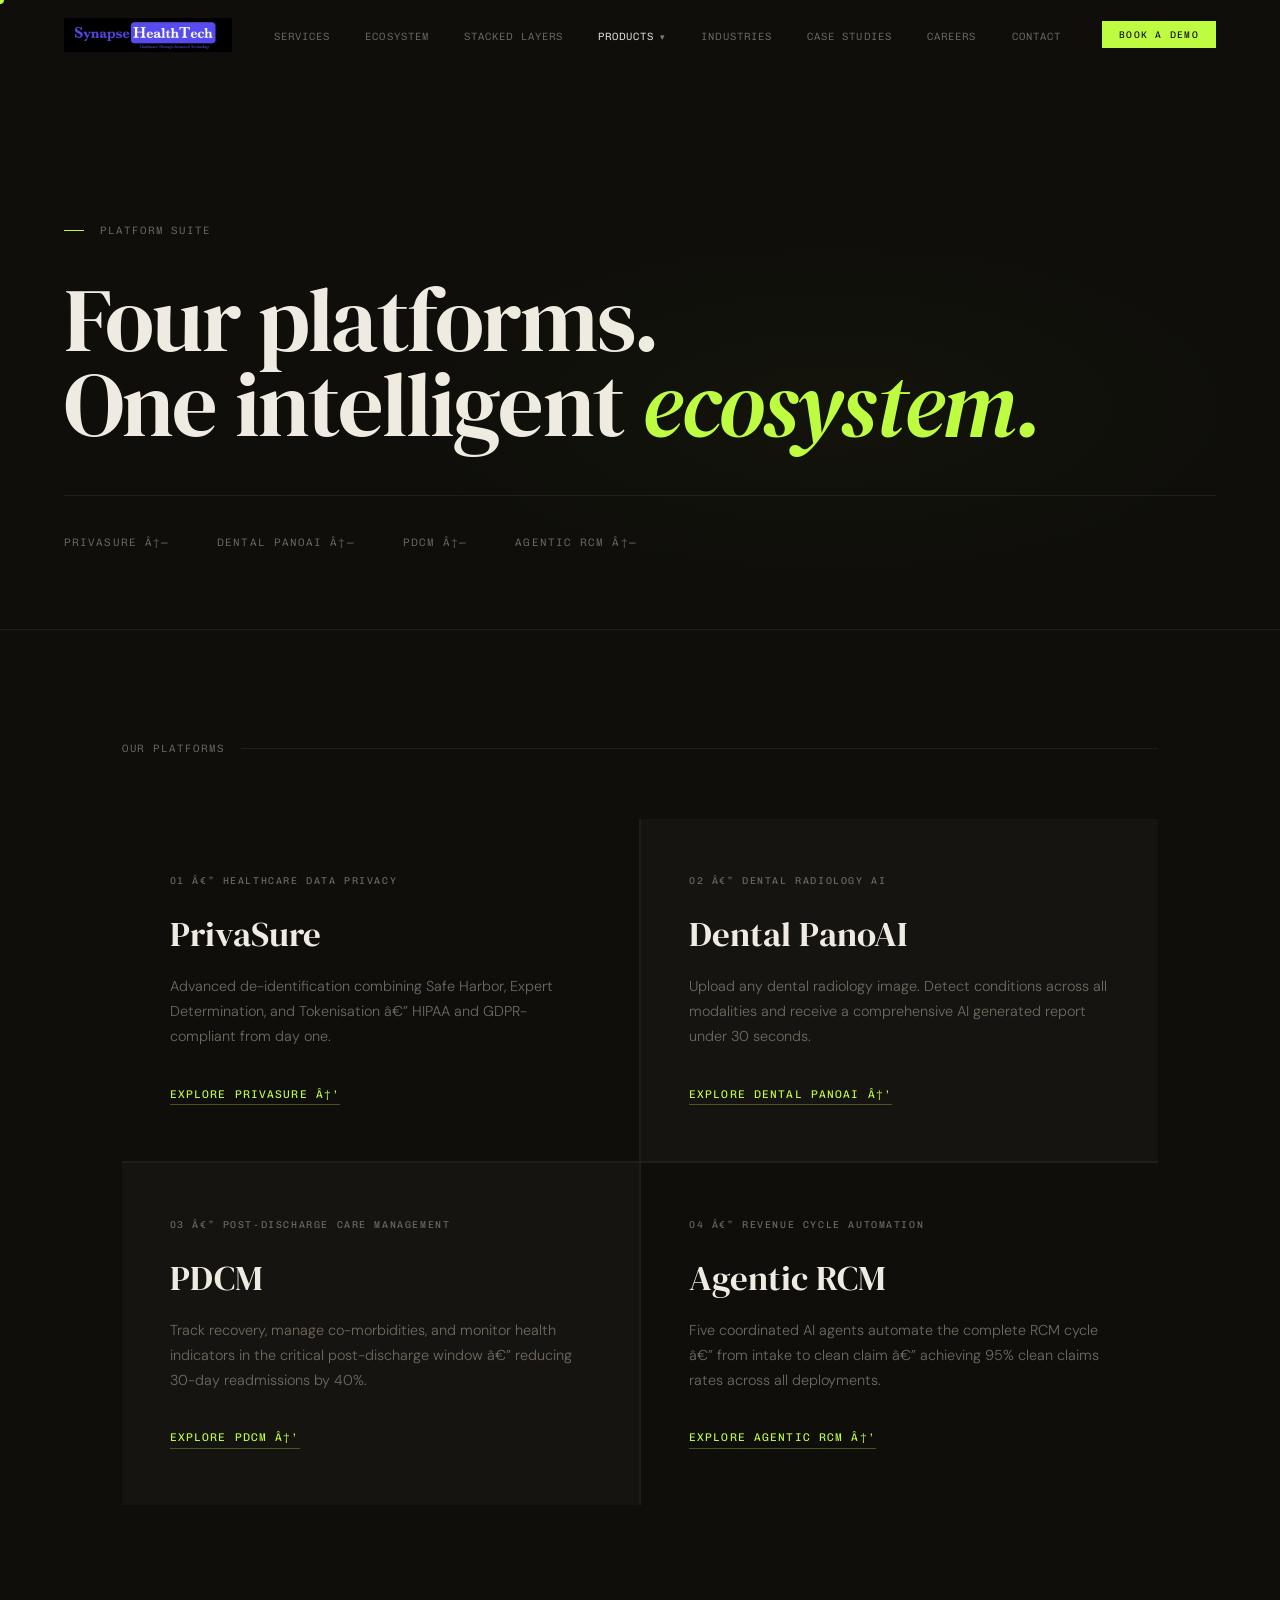
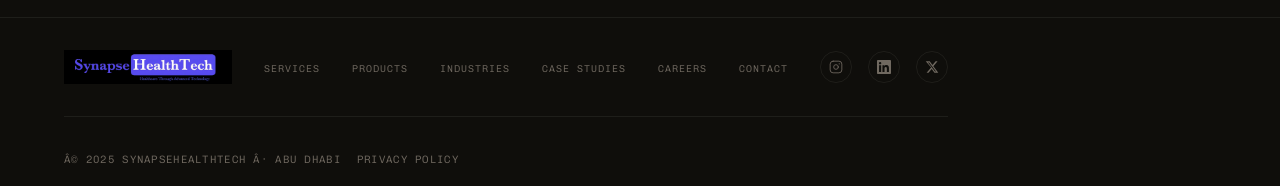
<file: products.html>
﻿<!DOCTYPE html>
<html lang="en">
<head>

<meta charset="UTF-8"><meta name="viewport" content="width=device-width, initial-scale=1.0">
<meta name="description" content="Four AI platforms built for healthcare: PrivaSure for data privacy, Dental PanoAI for radiology AI, PDCM for post-discharge care, and Agentic RCM for revenue cycle automation.">
<meta property="og:type" content="website">
<meta property="og:title" content="Products â€” SynapseHealthTech">
<meta property="og:description" content="Four AI platforms built for healthcare: PrivaSure for data privacy, Dental PanoAI for radiology AI, PDCM for post-discharge care, and Agentic RCM for revenue cycle automation.">
<meta property="og:url" content="https://synapsehealthtech.com/products/">
<meta property="og:image" content="https://synapsehealthtech.com/assets/og-cover.png">
<meta property="og:site_name" content="SynapseHealthTech">
<meta name="twitter:card" content="summary_large_image">
<meta name="twitter:title" content="Products â€” SynapseHealthTech">
<meta name="twitter:description" content="Four AI platforms built for healthcare: PrivaSure for data privacy, Dental PanoAI for radiology AI, PDCM for post-discharge care, and Agentic RCM for revenue cycle automation.">
<meta name="twitter:image" content="https://synapsehealthtech.com/assets/og-cover.png">
<title>Platform Suite â€” SynapseHealthTech</title>
<link rel="preconnect" href="https://fonts.googleapis.com">
<link rel="preconnect" href="https://fonts.gstatic.com" crossorigin>
<link href="https://fonts.googleapis.com/css2?family=DM+Serif+Display:ital@0;1&family=Chivo+Mono:wght@300;400&family=DM+Sans:opsz,wght@9..40,300;9..40,400;9..40,500&display=swap" rel="stylesheet">
<style>
:root{--bg:#0F0E0B;--bg2:#161410;--bg3:#1D1A14;--fg:#EFEBE2;--sub:#706960;--faint:#252219;--a:#BEFC42;--ln:rgba(239,235,226,.07);--lnh:rgba(239,235,226,.14)}
*,*::before,*::after{box-sizing:border-box;margin:0;padding:0}
html{scroll-behavior:smooth}
body{font-family:'DM Sans',sans-serif;background:var(--bg);color:var(--fg);overflow-x:hidden;cursor:none;opacity:0;animation:pi .45s .1s ease forwards}
@keyframes pi{to{opacity:1}}
#dot{position:fixed;width:8px;height:8px;background:var(--a);border-radius:50%;pointer-events:none;z-index:9999;transform:translate(-50%,-50%);mix-blend-mode:exclusion;transition:width .2s,height .2s}
body.lh #dot{width:30px;height:30px}
nav{position:fixed;top:0;left:0;right:0;z-index:200;display:flex;align-items:center;justify-content:space-between;padding:1.1rem 5%;transition:background .4s}
nav.dim{background:rgba(15,14,11,.88);backdrop-filter:blur(16px)}
.logo img{height:34px;mix-blend-mode:screen;display:block}
.nl{display:flex;gap:2.2rem;list-style:none}
.nl a{font-family:'Chivo Mono',monospace;font-size:.66rem;font-weight:300;letter-spacing:.1em;text-transform:uppercase;color:var(--sub);text-decoration:none;transition:color .2s;cursor:none}
.nl a:hover,.nl a.act{color:var(--fg)}
.ct{max-width:1280px;margin:0 auto;padding:0 5%}
.sl{font-family:'Chivo Mono',monospace;font-size:.67rem;font-weight:300;letter-spacing:.18em;text-transform:uppercase;color:var(--sub);margin-bottom:3.5rem;display:flex;align-items:center;gap:1rem}
.sl::after{content:'';flex:1;height:1px;background:var(--ln)}
.fade{opacity:0;transform:translateY(22px);transition:opacity .8s ease,transform .8s ease}
.fade.on{opacity:1;transform:none}
.d1{transition-delay:.1s}.d2{transition-delay:.2s}.d3{transition-delay:.3s}
footer{padding:2.5rem 5%;border-top:1px solid var(--ln);display:flex;align-items:center;justify-content:space-between;flex-wrap:wrap;gap:1rem}
.fl{display:flex;gap:2rem;list-style:none;flex-wrap:wrap}
.fl a{font-family:'Chivo Mono',monospace;font-size:.62rem;font-weight:300;letter-spacing:.1em;text-transform:uppercase;color:var(--sub);text-decoration:none;cursor:none;transition:color .2s}
.fl a:hover{color:var(--fg)}
.fc{font-family:'Chivo Mono',monospace;font-size:.62rem;color:var(--sub)}

/* HERO */
#phero{min-height:70vh;display:flex;flex-direction:column;justify-content:flex-end;padding:0 5% 5rem;border-bottom:1px solid var(--ln);position:relative;overflow:hidden}
.ph-amb{position:absolute;inset:0;pointer-events:none;background:radial-gradient(ellipse 60% 50% at 65% 65%,rgba(190,252,66,.028) 0%,transparent 70%)}
.ph-pre{font-family:'Chivo Mono',monospace;font-size:.67rem;font-weight:300;letter-spacing:.18em;text-transform:uppercase;color:var(--sub);margin-bottom:2.5rem;display:flex;align-items:center;gap:1rem}
.ph-pre::before{content:'';width:20px;height:1px;background:var(--a)}
.ph-h1{font-family:'DM Serif Display',serif;font-size:clamp(3rem,7vw,7rem);font-weight:400;line-height:.95;letter-spacing:-.02em;margin-bottom:3rem}
.ph-h1 em{font-style:italic;color:var(--a)}
.ph-products{display:flex;gap:3rem;padding-top:2.5rem;border-top:1px solid var(--ln)}
.php{font-family:'Chivo Mono',monospace;font-size:.68rem;font-weight:300;letter-spacing:.1em;text-transform:uppercase;color:var(--sub);text-decoration:none;cursor:none;transition:color .2s;display:flex;align-items:center;gap:.5rem}
.php:hover{color:var(--fg)}

/* PRODUCT SECTIONS */
.prod-sec{padding:8rem 5%;border-bottom:1px solid var(--ln)}
.prod-sec:nth-child(even){background:var(--bg2)}
.prod-inner{max-width:1280px;margin:0 auto}
.prod-top{display:grid;grid-template-columns:1fr 1fr;gap:5rem;align-items:end;margin-bottom:5rem;padding-bottom:5rem;border-bottom:1px solid var(--ln)}
.prod-num{font-family:'Chivo Mono',monospace;font-size:.67rem;font-weight:300;letter-spacing:.18em;text-transform:uppercase;color:var(--a);margin-bottom:.8rem}
.prod-h2{font-family:'DM Serif Display',serif;font-size:clamp(2.5rem,5vw,4.5rem);font-weight:400;line-height:.95;letter-spacing:-.02em;margin-bottom:.6rem}
.prod-cat{font-family:'Chivo Mono',monospace;font-size:.68rem;font-weight:300;letter-spacing:.12em;text-transform:uppercase;color:var(--sub)}
.prod-kpi-lg{font-family:'DM Serif Display',serif;font-size:clamp(3rem,6vw,5.5rem);font-weight:400;line-height:1;color:var(--a);margin-bottom:.5rem}
.prod-kpi-lab{font-family:'Chivo Mono',monospace;font-size:.67rem;font-weight:300;letter-spacing:.12em;text-transform:uppercase;color:var(--sub);line-height:1.6}
.prod-bot{display:grid;grid-template-columns:2fr 1fr 1fr;gap:4rem}
.prod-desc{font-size:.95rem;font-weight:300;color:var(--sub);line-height:1.8}
.prod-col-h{font-family:'Chivo Mono',monospace;font-size:.65rem;font-weight:400;letter-spacing:.14em;text-transform:uppercase;color:var(--fg);margin-bottom:1.2rem;padding-bottom:.8rem;border-bottom:1px solid var(--ln)}
.prod-feat-list{display:flex;flex-direction:column;gap:.6rem}
.prod-feat{font-size:.82rem;font-weight:300;color:var(--sub);line-height:1.5;display:flex;align-items:flex-start;gap:.6rem}
.prod-feat::before{content:'â€”';color:rgba(190,252,66,.4);flex-shrink:0;margin-top:.05rem}
.spec-list{display:flex;flex-direction:column;gap:.5rem}
.spec{font-family:'Chivo Mono',monospace;font-size:.67rem;font-weight:300;color:var(--sub);line-height:1.5;padding:.5rem 0;border-bottom:1px solid var(--ln)}
.spec:last-child{border-bottom:none}
.spec strong{color:var(--fg);font-weight:400;display:block;font-size:.65rem;margin-bottom:.15rem}

/* INTEGRATION */
#integrations{padding:7rem 5%;background:var(--bg3);border-top:1px solid var(--ln)}
.int-lay{max-width:1280px;margin:0 auto;display:grid;grid-template-columns:1fr 2fr;gap:5rem;align-items:start}
.int-h2{font-family:'DM Serif Display',serif;font-size:clamp(1.8rem,3vw,2.5rem);font-weight:400;line-height:1.2;margin-bottom:1rem}
.int-sub{font-size:.88rem;font-weight:300;color:var(--sub);line-height:1.75}
.int-grid{display:grid;grid-template-columns:repeat(3,1fr);gap:1rem}
.int-item{background:var(--faint);border:1px solid var(--ln);padding:1.4rem;transition:border-color .2s}
.int-item:hover{border-color:rgba(190,252,66,.25)}
.int-item-h{font-family:'DM Serif Display',serif;font-size:.95rem;font-weight:400;margin-bottom:.4rem}
.int-item-t{font-family:'Chivo Mono',monospace;font-size:.62rem;font-weight:300;color:var(--sub);letter-spacing:.06em}

/* CTA */
#prod-cta{background:var(--bg2);padding:6rem 5%;border-top:1px solid var(--ln)}
.prod-cta-in{max-width:1280px;margin:0 auto;display:grid;grid-template-columns:1fr auto;align-items:center;gap:4rem}
.prod-cta-h{font-family:'DM Serif Display',serif;font-size:clamp(1.8rem,3vw,2.5rem);font-weight:400;line-height:1.2}
.prod-cta-h em{font-style:italic;color:var(--a)}
.prod-cta-link{font-family:'Chivo Mono',monospace;font-size:.75rem;font-weight:400;letter-spacing:.1em;text-transform:uppercase;color:var(--a);text-decoration:none;cursor:none;white-space:nowrap;border-bottom:1px solid rgba(190,252,66,.3);padding-bottom:.2rem;transition:border-color .2s}
.prod-cta-link:hover{border-color:var(--a)}


/* â”€ FOOTER STRUCTURE â”€ */
footer{border-top:1px solid var(--ln);padding:0 5%}
.ft-top{display:flex;align-items:center;justify-content:space-between;gap:2rem;padding:2rem 0;border-bottom:1px solid var(--ln);flex-wrap:wrap}
.ft-bottom{display:flex;align-items:center;justify-content:space-between;gap:1rem;padding:1.25rem 0;flex-wrap:wrap}
.fc{font-family:'Chivo Mono',monospace;font-size:.67rem;font-weight:300;letter-spacing:.12em;text-transform:uppercase;color:var(--sub)}
.fc-link{font-family:'Chivo Mono',monospace;font-size:.67rem;font-weight:300;letter-spacing:.12em;text-transform:uppercase;color:var(--sub);text-decoration:none;transition:color .2s}
.fc-link:hover{color:var(--fg)}
/* â”€ SOCIAL ICONS â€” uniform 32Ã—32 circles, right-anchored â”€ */
.footer-social{display:flex;align-items:center;gap:1rem;margin-left:auto;flex-shrink:0}
.footer-social a{display:flex;align-items:center;justify-content:center;width:32px;height:32px;color:var(--sub);border:1px solid var(--ln);border-radius:50%;text-decoration:none;flex-shrink:0;transition:color .22s,border-color .22s,background .22s;cursor:none}
.footer-social a svg{width:14px;height:14px;display:block}
.footer-social a:hover{color:var(--a);border-color:var(--a);background:rgba(190,252,66,.06)}
/* â”€ CTA BUTTONS â”€ */
.btn-filled{display:inline-flex;align-items:center;gap:.5rem;padding:.75rem 1.75rem;background:var(--a);color:#0F0E0B;font-family:'Chivo Mono',monospace;font-size:.75rem;font-weight:400;letter-spacing:.1em;text-transform:uppercase;text-decoration:none;border:1px solid var(--a);cursor:none;transition:background .2s,color .2s;white-space:nowrap}
.btn-filled:hover{background:transparent;color:var(--a)}
.btn-ghost{display:inline-flex;align-items:center;gap:.5rem;padding:.75rem 1.75rem;background:transparent;color:var(--fg);font-family:'Chivo Mono',monospace;font-size:.75rem;font-weight:400;letter-spacing:.1em;text-transform:uppercase;text-decoration:none;border:1px solid var(--ln);cursor:none;transition:border-color .2s,color .2s;white-space:nowrap}
.btn-ghost:hover{border-color:var(--a);color:var(--a)}
</style>
<link rel="stylesheet" href="assets/responsive.css">
<link rel="stylesheet" href="assets/additions.css">
</head>
<body>
<div id="dot"></div>
<nav id="nav">
  <a href="index.html" class="logo"><img src="assets/Logo_Hi_Res.png" alt="SynapseHealthTech" width="auto" height="34" loading="eager"></a>
  <ul class="nl"><li><a href="services.html">Services</a></li><li><a href="ecosystem.html">Ecosystem</a></li><li><a href="ecosystemlayer.html">Stacked Layers</a></li><li class="nl-drop"><a href="products.html"class="act">Products</a><div class="nl-menu"><a href="privasure.html" class="nl-menu-item"><span class="nl-menu-item-n">PrivaSure</span><span class="nl-menu-item-t">Healthcare Data Privacy</span></a><a href="dental.html" class="nl-menu-item"><span class="nl-menu-item-n">Dental PanoAI</span><span class="nl-menu-item-t">Dental Radiology AI</span></a><a href="pdcm.html" class="nl-menu-item"><span class="nl-menu-item-n">PDCM</span><span class="nl-menu-item-t">Post-Discharge Care Management</span></a><a href="agentic-rcm.html" class="nl-menu-item"><span class="nl-menu-item-n">Agentic RCM</span><span class="nl-menu-item-t">Revenue Cycle Automation</span></a></div></li><li><a href="industries.html">Industries</a></li><li><a href="case-studies.html">Case Studies</a></li><li><a href="careers.html">Careers</a></li><li><a href="contact.html">Contact</a></li></ul>
  <a href="contact.html" class="nav-demo">Book a Demo</a>
  <button id="menu-btn" aria-label="Open navigation" aria-expanded="false">
    <span></span><span></span><span></span>
  </button>
</nav>

<section id="phero">
  <div class="ph-amb"></div>
  <div class="ph-pre">Platform Suite</div>
  <h1 class="ph-h1">Four platforms.<br>One intelligent <em>ecosystem.</em></h1>
  <div class="ph-products">
    <a href="privasure.html" class="php">PrivaSure â†—</a>
    <a href="dental.html" class="php">Dental PanoAI â†—</a>
    <a href="pdcm.html" class="php">PDCM â†—</a>
    <a href="agentic-rcm.html" class="php">Agentic RCM â†—</a>
  </div>
</section>

<!-- PRODUCT CARDS -->
<section style="padding:7rem 5%;background:var(--bg)">
  <div class="ct">
    <div class="sl fade" style="margin-bottom:4rem">Our platforms</div>
    <div style="display:grid;grid-template-columns:1fr 1fr;gap:2px;background:var(--ln)">
      <a href="privasure.html" style="text-decoration:none;display:block;padding:3.5rem 3rem;background:var(--bg);transition:background .25s" class="fade prod-card-link">
        <div style="font-family:'Chivo Mono',monospace;font-size:.62rem;letter-spacing:.16em;text-transform:uppercase;color:var(--sub);margin-bottom:1.5rem">01 â€” Healthcare Data Privacy</div>
        <h2 style="font-family:'DM Serif Display',serif;font-size:2.2rem;font-weight:400;color:var(--fg);margin-bottom:1rem">PrivaSure</h2>
        <p style="font-size:.9rem;font-weight:300;color:var(--sub);line-height:1.75;margin-bottom:2rem">Advanced de-identification combining Safe Harbor, Expert Determination, and Tokenisation â€” HIPAA and GDPR-compliant from day one.</p>
        <div style="font-family:'Chivo Mono',monospace;font-size:.7rem;letter-spacing:.1em;text-transform:uppercase;color:var(--a);border-bottom:1px solid rgba(190,252,66,.3);display:inline-block;padding-bottom:.2rem">Explore PrivaSure â†’</div>
      </a>
      <a href="dental.html" style="text-decoration:none;display:block;padding:3.5rem 3rem;background:var(--bg2);transition:background .25s" class="fade d1 prod-card-link">
        <div style="font-family:'Chivo Mono',monospace;font-size:.62rem;letter-spacing:.16em;text-transform:uppercase;color:var(--sub);margin-bottom:1.5rem">02 â€” Dental Radiology AI</div>
        <h2 style="font-family:'DM Serif Display',serif;font-size:2.2rem;font-weight:400;color:var(--fg);margin-bottom:1rem">Dental PanoAI</h2>
        <p style="font-size:.9rem;font-weight:300;color:var(--sub);line-height:1.75;margin-bottom:2rem">Upload any dental radiology image. Detect conditions across all modalities and receive a comprehensive AI generated report under 30 seconds.</p>
        <div style="font-family:'Chivo Mono',monospace;font-size:.7rem;letter-spacing:.1em;text-transform:uppercase;color:var(--a);border-bottom:1px solid rgba(190,252,66,.3);display:inline-block;padding-bottom:.2rem">Explore Dental PanoAI â†’</div>
      </a>
      <a href="pdcm.html" style="text-decoration:none;display:block;padding:3.5rem 3rem;background:var(--bg2);transition:background .25s" class="fade d2 prod-card-link">
        <div style="font-family:'Chivo Mono',monospace;font-size:.62rem;letter-spacing:.16em;text-transform:uppercase;color:var(--sub);margin-bottom:1.5rem">03 â€” Post-Discharge Care Management</div>
        <h2 style="font-family:'DM Serif Display',serif;font-size:2.2rem;font-weight:400;color:var(--fg);margin-bottom:1rem">PDCM</h2>
        <p style="font-size:.9rem;font-weight:300;color:var(--sub);line-height:1.75;margin-bottom:2rem">Track recovery, manage co-morbidities, and monitor health indicators in the critical post-discharge window â€” reducing 30-day readmissions by 40%.</p>
        <div style="font-family:'Chivo Mono',monospace;font-size:.7rem;letter-spacing:.1em;text-transform:uppercase;color:var(--a);border-bottom:1px solid rgba(190,252,66,.3);display:inline-block;padding-bottom:.2rem">Explore PDCM â†’</div>
      </a>
      <a href="agentic-rcm.html" style="text-decoration:none;display:block;padding:3.5rem 3rem;background:var(--bg);transition:background .25s" class="fade d3 prod-card-link">
        <div style="font-family:'Chivo Mono',monospace;font-size:.62rem;letter-spacing:.16em;text-transform:uppercase;color:var(--sub);margin-bottom:1.5rem">04 â€” Revenue Cycle Automation</div>
        <h2 style="font-family:'DM Serif Display',serif;font-size:2.2rem;font-weight:400;color:var(--fg);margin-bottom:1rem">Agentic RCM</h2>
        <p style="font-size:.9rem;font-weight:300;color:var(--sub);line-height:1.75;margin-bottom:2rem">Five coordinated AI agents automate the complete RCM cycle â€” from intake to clean claim â€” achieving 95% clean claims rates across all deployments.</p>
        <div style="font-family:'Chivo Mono',monospace;font-size:.7rem;letter-spacing:.1em;text-transform:uppercase;color:var(--a);border-bottom:1px solid rgba(190,252,66,.3);display:inline-block;padding-bottom:.2rem">Explore Agentic RCM â†’</div>
      </a>
    </div>
  </div>
</section>
<style>.prod-card-link:hover{background:var(--bg3)!important}</style>

<footer>
  <div class="ft-top">
    <a href="index.html" class="logo"><img src="assets/Logo_Hi_Res.png" alt="SynapseHealthTech"></a>
    <ul class="fl"><li><a href="services.html">Services</a></li><li><a href="products.html" class="act">Products</a></li><li><a href="industries.html">Industries</a></li><li><a href="case-studies.html">Case Studies</a></li><li><a href="careers.html">Careers</a></li><li><a href="contact.html">Contact</a></li></ul>
    <div class="footer-social">
      <a href="https://instagram.com/synapsehealthtech" target="_blank" rel="noopener" aria-label="Instagram"><svg viewBox="0 0 24 24" fill="none" stroke="currentColor" stroke-width="1.5" stroke-linecap="round" stroke-linejoin="round"><rect x="2" y="2" width="20" height="20" rx="5" ry="5"/><circle cx="12" cy="12" r="4"/><circle cx="17.5" cy="6.5" r="1" fill="currentColor" stroke="none"/></svg></a>
      <a href="https://linkedin.com/company/synapsehealthtech" target="_blank" rel="noopener" aria-label="LinkedIn"><svg viewBox="0 0 24 24" fill="currentColor"><path d="M20.447 20.452h-3.554v-5.569c0-1.328-.027-3.037-1.852-3.037-1.853 0-2.136 1.445-2.136 2.939v5.667H9.351V9h3.414v1.561h.046c.477-.9 1.637-1.85 3.37-1.85 3.601 0 4.267 2.37 4.267 5.455v6.286zM5.337 7.433a2.062 2.062 0 01-2.063-2.065 2.064 2.064 0 112.063 2.065zm1.782 13.019H3.555V9h3.564v11.452zM22.225 0H1.771C.792 0 0 .774 0 1.729v20.542C0 23.227.792 24 1.771 24h20.451C23.2 24 24 23.227 24 22.271V1.729C24 .774 23.2 0 22.222 0h.003z"/></svg></a>
      <a href="https://x.com/synapseHT" target="_blank" rel="noopener" aria-label="X (Twitter)"><svg viewBox="0 0 24 24" fill="currentColor"><path d="M18.244 2.25h3.308l-7.227 8.26 8.502 11.24H16.17l-4.714-6.231-5.401 6.231H2.746l7.73-8.835L1.254 2.25H8.08l4.713 6.23zm-1.161 17.52h1.833L7.084 4.126H5.117z"/></svg></a>
    </div>
  </div>
  <div class="ft-bottom">
    <span class="fc">Â© 2025 SynapseHealthTech Â· Abu Dhabi</span>
    <a href="#" class="fc-link">Privacy Policy</a>
  </div>
</footer>

<script>
const dot=document.getElementById('dot');
document.addEventListener('mousemove',e=>{dot.style.left=e.clientX+'px';dot.style.top=e.clientY+'px'});
document.querySelectorAll('a,.fade').forEach(el=>{el.addEventListener('mouseenter',()=>document.body.classList.add('lh'));el.addEventListener('mouseleave',()=>document.body.classList.remove('lh'))});
const nav=document.getElementById('nav');
window.addEventListener('scroll',()=>nav.classList.toggle('dim',scrollY>80),{passive:true});
const io=new IntersectionObserver(entries=>entries.forEach(e=>{if(e.isIntersecting){e.target.classList.add('on');io.unobserve(e.target)}}),{threshold:0.1});
document.querySelectorAll('.fade').forEach(el=>io.observe(el));
const menuBtn=document.getElementById('menu-btn');
if(menuBtn){menuBtn.addEventListener('click',()=>{const open=document.body.classList.toggle('menu-open');menuBtn.setAttribute('aria-expanded',open);document.body.style.overflow=open?'hidden':''});document.querySelectorAll('.nl a').forEach(a=>{a.addEventListener('click',()=>{document.body.classList.remove('menu-open');document.body.style.overflow='';menuBtn.setAttribute('aria-expanded',false)})});}
if(window.matchMedia('(hover: none)').matches){const d=document.getElementById('dot');if(d)d.style.display='none';}

// â”€â”€ PRODUCTS DROPDOWN â”€â”€
document.querySelectorAll('.nl-drop').forEach(function(d){
  d.addEventListener('mouseenter',function(){d.classList.add('open')});
  d.addEventListener('mouseleave',function(){d.classList.remove('open')});
});
</script>
</body>
</html>
</file>
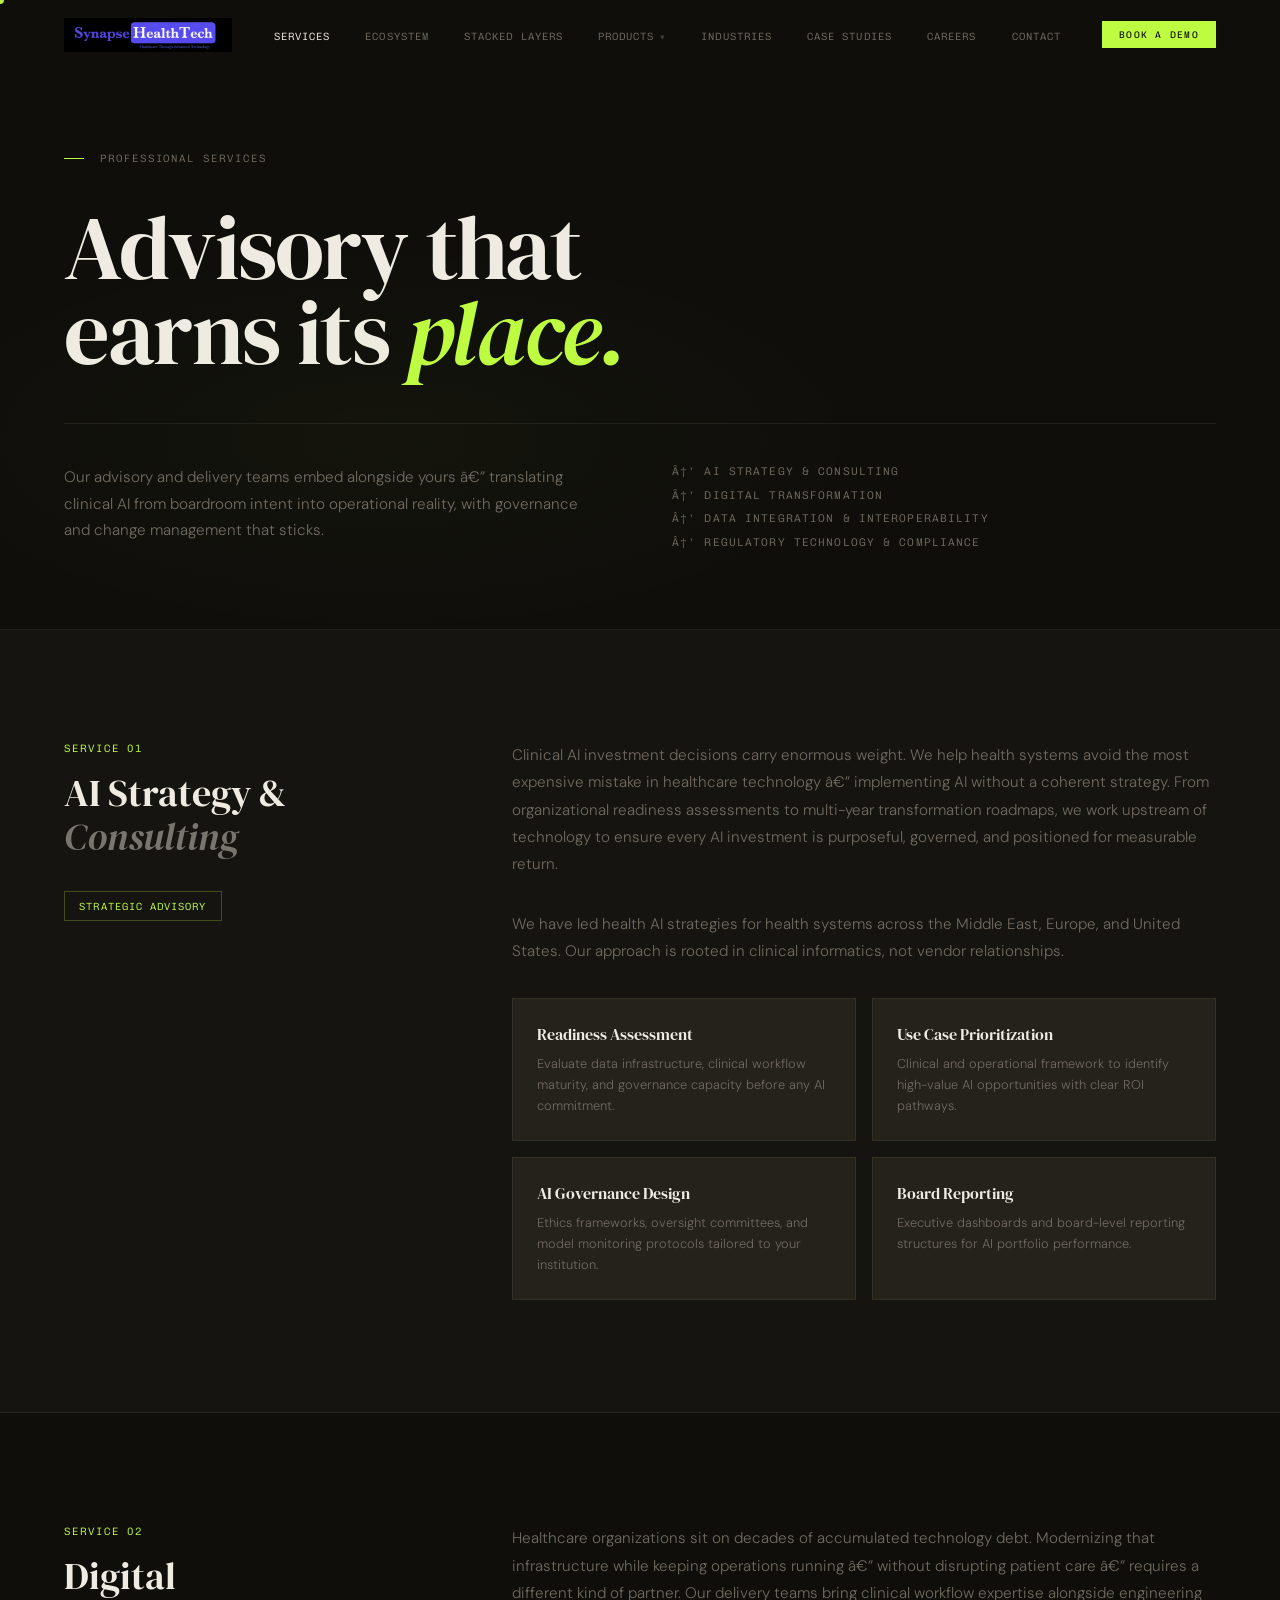
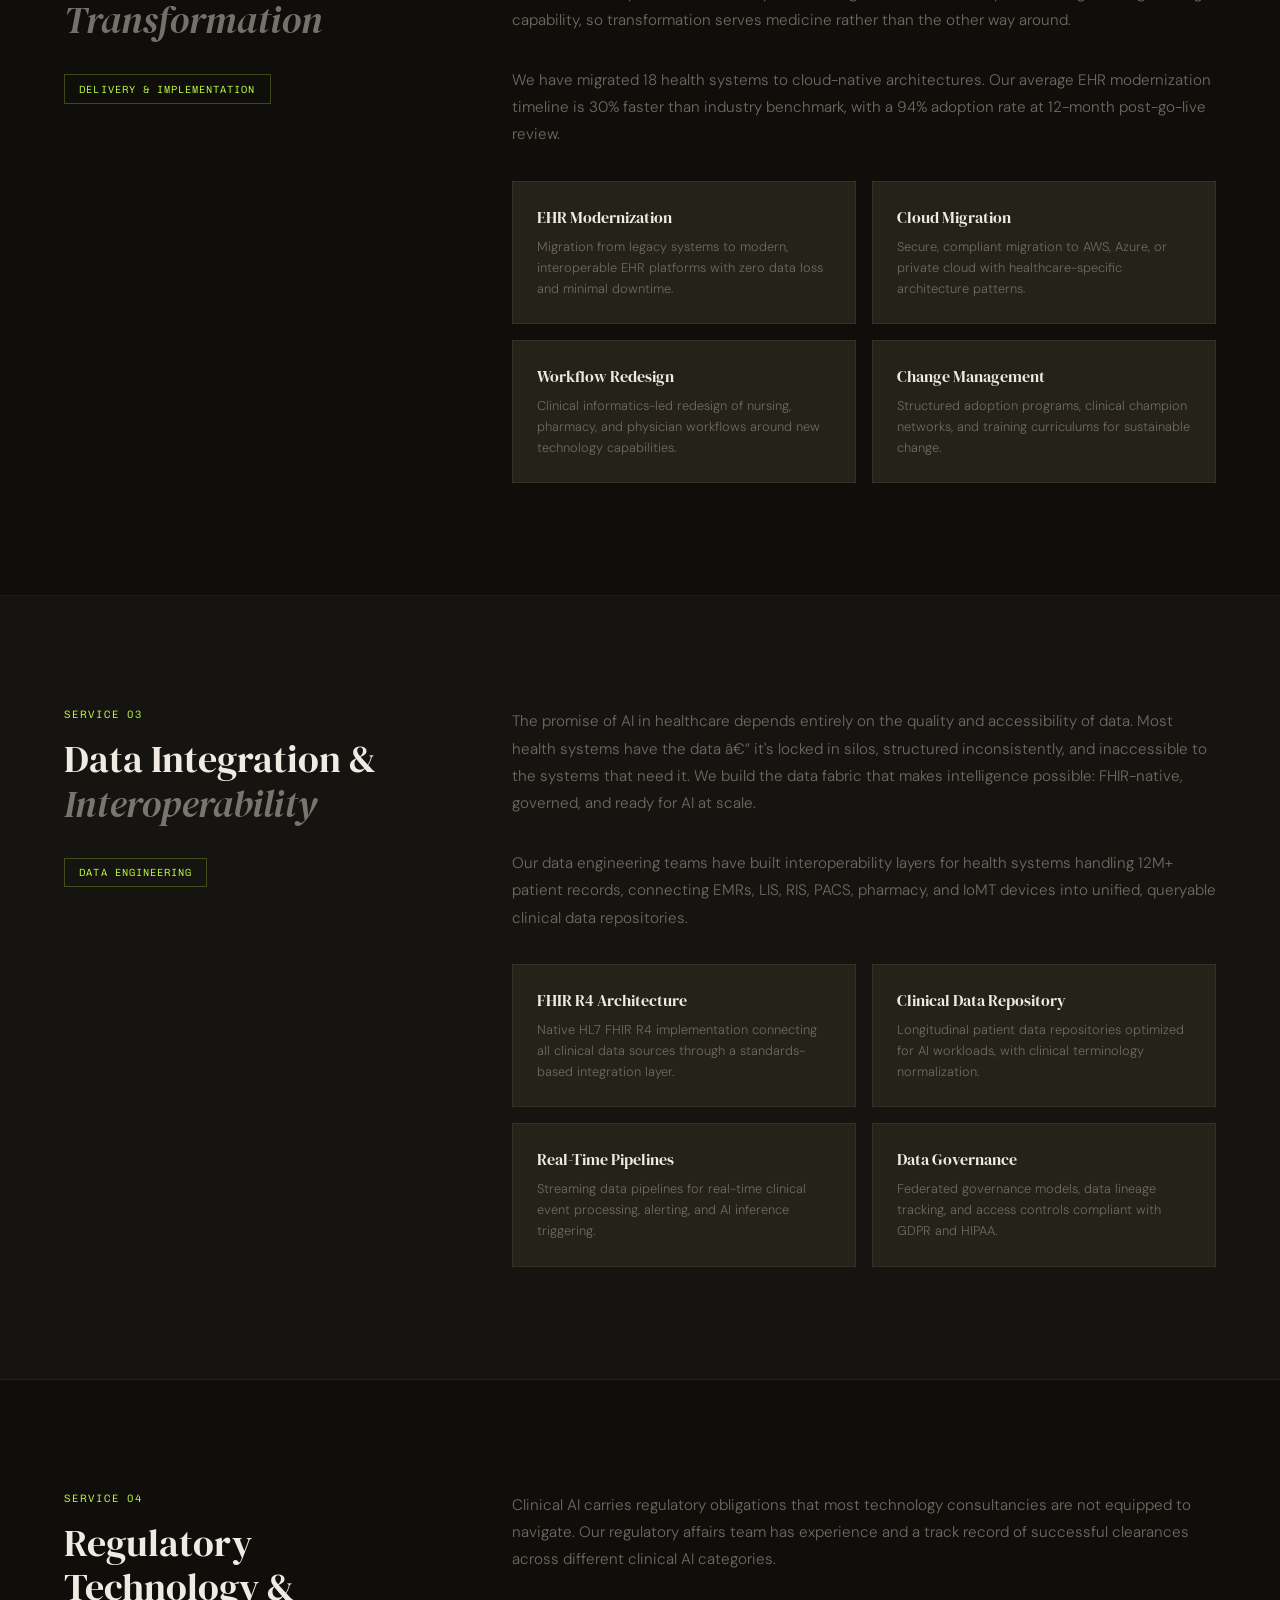
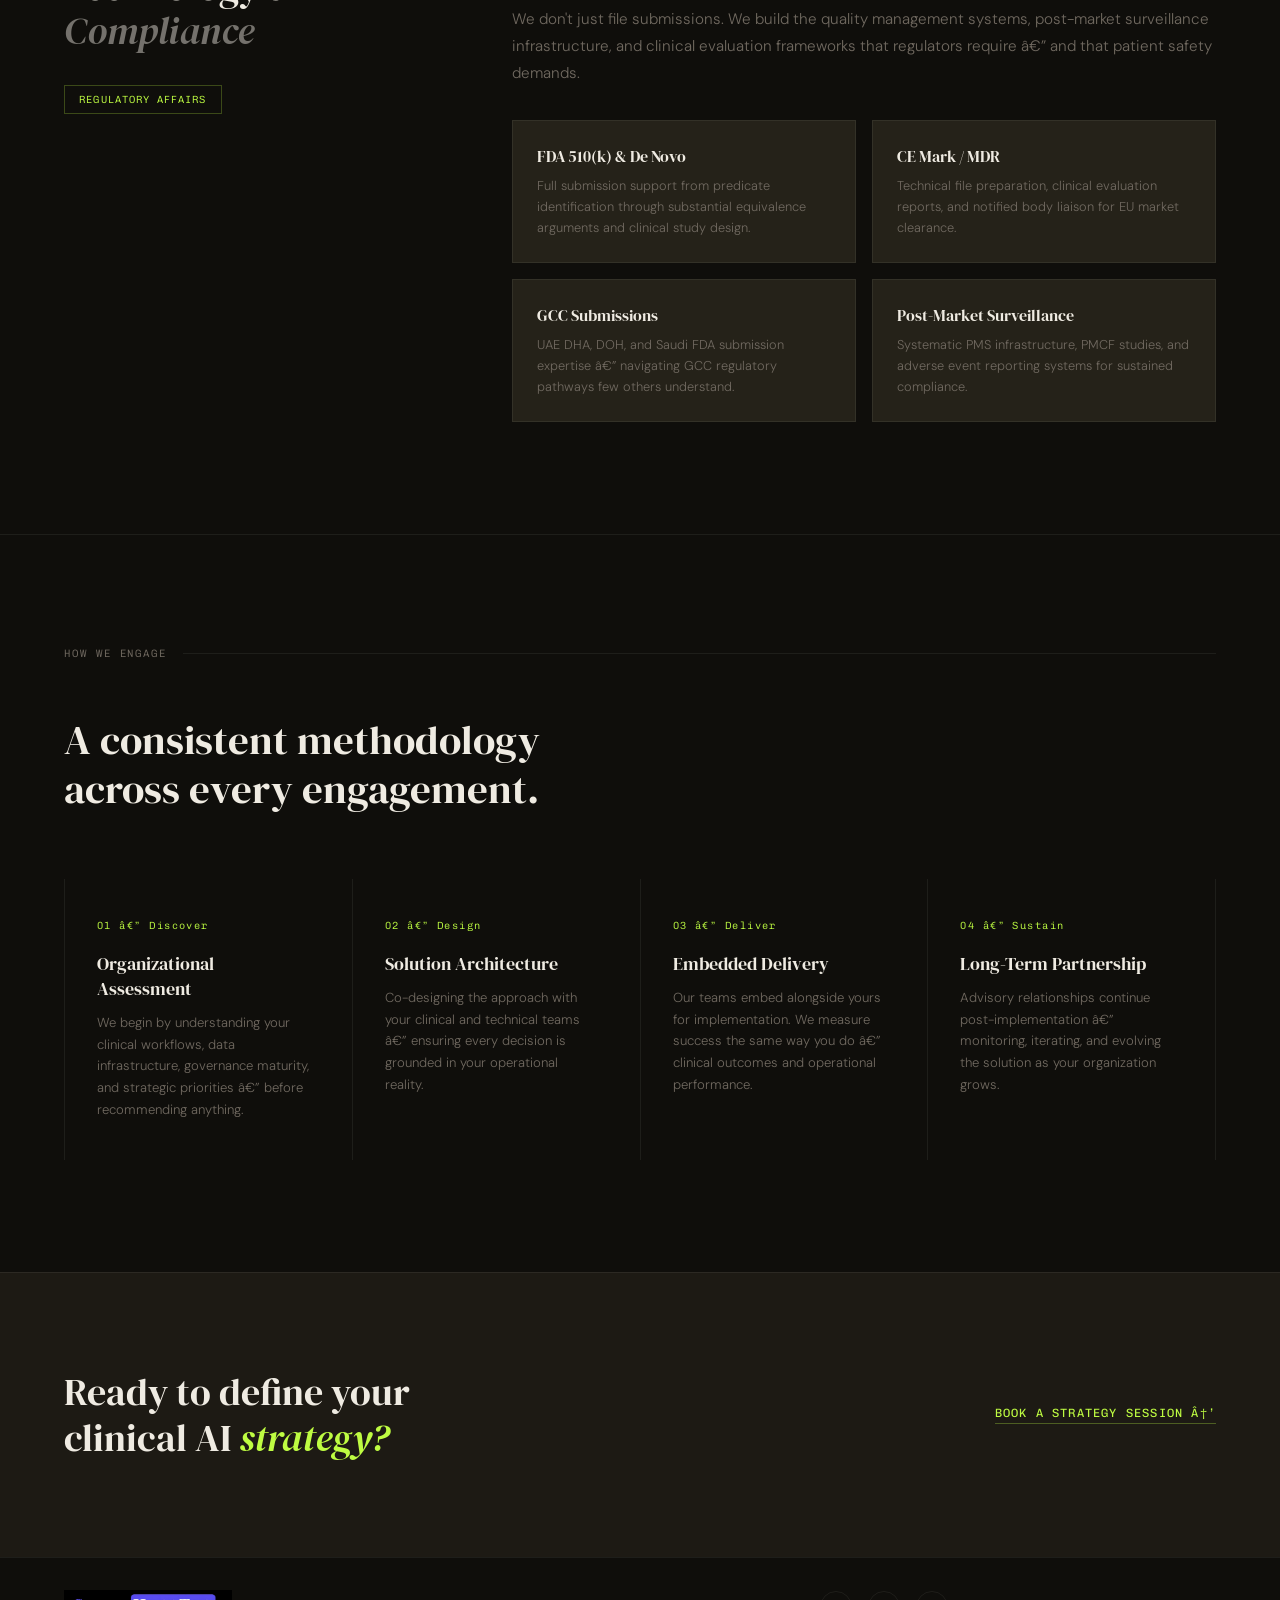
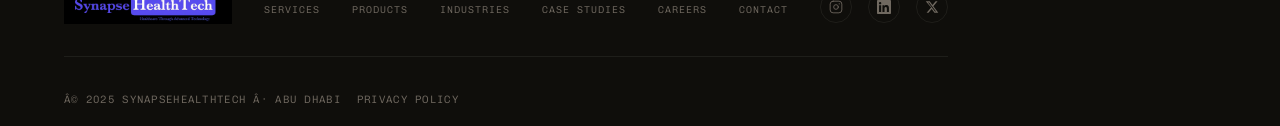
<file: services.html>
﻿<!DOCTYPE html>
<html lang="en">
<head>

<meta charset="UTF-8"><meta name="viewport" content="width=device-width, initial-scale=1.0">
<meta name="description" content="AI Strategy & Consulting, Digital Transformation, Data Integration, and Regulatory Technology services for healthcare organisations across the GCC and globally.">
<meta property="og:type" content="website">
<meta property="og:title" content="Services â€” SynapseHealthTech">
<meta property="og:description" content="AI Strategy & Consulting, Digital Transformation, Data Integration, and Regulatory Technology services for healthcare organisations across the GCC and globally.">
<meta property="og:url" content="https://synapsehealthtech.com/services/">
<meta property="og:image" content="https://synapsehealthtech.com/assets/og-cover.png">
<meta property="og:site_name" content="SynapseHealthTech">
<meta name="twitter:card" content="summary_large_image">
<meta name="twitter:title" content="Services â€” SynapseHealthTech">
<meta name="twitter:description" content="AI Strategy & Consulting, Digital Transformation, Data Integration, and Regulatory Technology services for healthcare organisations across the GCC and globally.">
<meta name="twitter:image" content="https://synapsehealthtech.com/assets/og-cover.png">
<title>Professional Services â€” SynapseHealthTech</title>
<link rel="preconnect" href="https://fonts.googleapis.com">
<link rel="preconnect" href="https://fonts.gstatic.com" crossorigin>
<link href="https://fonts.googleapis.com/css2?family=DM+Serif+Display:ital@0;1&family=Chivo+Mono:wght@300;400&family=DM+Sans:opsz,wght@9..40,300;9..40,400;9..40,500&display=swap" rel="stylesheet">
<style>
:root{--bg:#0F0E0B;--bg2:#161410;--bg3:#1D1A14;--fg:#EFEBE2;--sub:#706960;--faint:#252219;--a:#BEFC42;--adim:rgba(190,252,66,.10);--ln:rgba(239,235,226,.07);--lnh:rgba(239,235,226,.14)}
*,*::before,*::after{box-sizing:border-box;margin:0;padding:0}
html{scroll-behavior:smooth}
body{font-family:'DM Sans',sans-serif;background:var(--bg);color:var(--fg);overflow-x:hidden;cursor:none;opacity:0;animation:pi .45s .1s ease forwards}
@keyframes pi{to{opacity:1}}
#dot{position:fixed;width:8px;height:8px;background:var(--a);border-radius:50%;pointer-events:none;z-index:9999;transform:translate(-50%,-50%);mix-blend-mode:exclusion;transition:width .2s,height .2s}
body.lh #dot{width:30px;height:30px}
nav{position:fixed;top:0;left:0;right:0;z-index:200;display:flex;align-items:center;justify-content:space-between;padding:1.1rem 5%;transition:background .4s}
nav.dim{background:rgba(15,14,11,.88);backdrop-filter:blur(16px)}
.logo img{height:34px;mix-blend-mode:screen;display:block}
.nl{display:flex;gap:2.2rem;list-style:none}
.nl a{font-family:'Chivo Mono',monospace;font-size:.66rem;font-weight:300;letter-spacing:.1em;text-transform:uppercase;color:var(--sub);text-decoration:none;transition:color .2s;cursor:none}
.nl a:hover,.nl a.act{color:var(--fg)}
.ct{max-width:1280px;margin:0 auto;padding:0 5%}
.sl{font-family:'Chivo Mono',monospace;font-size:.67rem;font-weight:300;letter-spacing:.18em;text-transform:uppercase;color:var(--sub);margin-bottom:3.5rem;display:flex;align-items:center;gap:1rem}
.sl::after{content:'';flex:1;height:1px;background:var(--ln)}
.fade{opacity:0;transform:translateY(22px);transition:opacity .8s ease,transform .8s ease}
.fade.on{opacity:1;transform:none}
.d1{transition-delay:.1s}.d2{transition-delay:.2s}.d3{transition-delay:.3s}
footer{padding:2.5rem 5%;border-top:1px solid var(--ln);display:flex;align-items:center;justify-content:space-between;flex-wrap:wrap;gap:1rem}
.fl{display:flex;gap:2rem;list-style:none;flex-wrap:wrap}
.fl a{font-family:'Chivo Mono',monospace;font-size:.62rem;font-weight:300;letter-spacing:.1em;text-transform:uppercase;color:var(--sub);text-decoration:none;cursor:none;transition:color .2s}
.fl a:hover{color:var(--fg)}
.fc{font-family:'Chivo Mono',monospace;font-size:.62rem;color:var(--sub)}

/* PAGE HERO */
#phero{min-height:70vh;display:flex;flex-direction:column;justify-content:flex-end;padding:0 5% 5rem;border-bottom:1px solid var(--ln);background:var(--bg);position:relative;overflow:hidden}
.ph-amb{position:absolute;inset:0;pointer-events:none;background:radial-gradient(ellipse 55% 45% at 30% 70%,rgba(190,252,66,.028) 0%,transparent 70%)}
.ph-pre{font-family:'Chivo Mono',monospace;font-size:.67rem;font-weight:300;letter-spacing:.18em;text-transform:uppercase;color:var(--sub);margin-bottom:2.5rem;display:flex;align-items:center;gap:1rem}
.ph-pre::before{content:'';width:20px;height:1px;background:var(--a)}
.ph-h1{font-family:'DM Serif Display',serif;font-size:clamp(3rem,7vw,7rem);font-weight:400;line-height:.95;letter-spacing:-.02em;margin-bottom:3rem}
.ph-h1 em{font-style:italic;color:var(--a)}
.ph-foot{display:grid;grid-template-columns:1fr 1fr;gap:4rem;padding-top:2.5rem;border-top:1px solid var(--ln)}
.ph-sub{font-size:.95rem;font-weight:300;color:var(--sub);line-height:1.75;max-width:520px}
.ph-nav{display:flex;flex-direction:column;gap:.6rem}
.ph-nav a{font-family:'Chivo Mono',monospace;font-size:.7rem;font-weight:300;letter-spacing:.1em;text-transform:uppercase;color:var(--sub);text-decoration:none;cursor:none;transition:color .2s;display:flex;align-items:center;gap:.5rem}
.ph-nav a:hover{color:var(--a)}

/* SERVICE SECTIONS */
.srv-section{padding:7rem 5%;border-bottom:1px solid var(--ln)}
.srv-section:nth-child(even){background:var(--bg2)}
.srv-lay{max-width:1280px;margin:0 auto;display:grid;grid-template-columns:1fr 2fr;gap:6rem;align-items:start}
.srv-num{font-family:'Chivo Mono',monospace;font-size:.67rem;font-weight:300;letter-spacing:.18em;text-transform:uppercase;color:var(--a);margin-bottom:1rem}
.srv-h2{font-family:'DM Serif Display',serif;font-size:clamp(1.8rem,3vw,2.8rem);font-weight:400;line-height:1.15;margin-bottom:2rem}
.srv-h2 em{font-style:italic;color:rgba(239,235,226,.45)}
.srv-tag{display:inline-flex;align-items:center;gap:.6rem;font-family:'Chivo Mono',monospace;font-size:.65rem;font-weight:300;letter-spacing:.1em;text-transform:uppercase;color:var(--a);border:1px solid rgba(190,252,66,.25);padding:.45rem .9rem;margin-bottom:2rem}
.srv-right{}
.srv-p{font-size:.95rem;font-weight:300;color:var(--sub);line-height:1.8;margin-bottom:2rem}
.srv-items{display:grid;grid-template-columns:1fr 1fr;gap:1rem}
.srv-item{background:var(--faint);border:1px solid var(--ln);padding:1.5rem}
.srv-item-h{font-family:'DM Serif Display',serif;font-size:1rem;font-weight:400;margin-bottom:.5rem}
.srv-item-p{font-size:.8rem;font-weight:300;color:var(--sub);line-height:1.65}

/* PROCESS */
#process{padding:7rem 5%}
.proc-lay{max-width:1280px;margin:0 auto}
.proc-h2{font-family:'DM Serif Display',serif;font-size:clamp(2rem,3.2vw,2.8rem);font-weight:400;line-height:1.2;margin-bottom:4rem}
.proc-steps{display:grid;grid-template-columns:repeat(4,1fr);gap:0;border-left:1px solid var(--ln)}
.proc-step{padding:2.5rem 2.5rem 2.5rem 2rem;border-right:1px solid var(--ln);position:relative}
.proc-step::before{content:attr(data-n);font-family:'Chivo Mono',monospace;font-size:.65rem;font-weight:300;letter-spacing:.14em;color:var(--a);display:block;margin-bottom:1.2rem}
.proc-step-h{font-family:'DM Serif Display',serif;font-size:1.15rem;font-weight:400;margin-bottom:.7rem}
.proc-step-p{font-size:.82rem;font-weight:300;color:var(--sub);line-height:1.65}

/* CTA STRIP */
#srv-cta{background:var(--bg3);padding:6rem 5%;border-top:1px solid var(--ln)}
.srv-cta-in{max-width:1280px;margin:0 auto;display:grid;grid-template-columns:1fr auto;align-items:center;gap:4rem}
.srv-cta-h{font-family:'DM Serif Display',serif;font-size:clamp(1.8rem,3vw,2.5rem);font-weight:400;line-height:1.2}
.srv-cta-h em{font-style:italic;color:var(--a)}
.srv-cta-link{font-family:'Chivo Mono',monospace;font-size:.75rem;font-weight:400;letter-spacing:.1em;text-transform:uppercase;color:var(--a);text-decoration:none;cursor:none;white-space:nowrap;border-bottom:1px solid rgba(190,252,66,.3);padding-bottom:.2rem;transition:border-color .2s}
.srv-cta-link:hover{border-color:var(--a)}


/* â”€ FOOTER STRUCTURE â”€ */
footer{border-top:1px solid var(--ln);padding:0 5%}
.ft-top{display:flex;align-items:center;justify-content:space-between;gap:2rem;padding:2rem 0;border-bottom:1px solid var(--ln);flex-wrap:wrap}
.ft-bottom{display:flex;align-items:center;justify-content:space-between;gap:1rem;padding:1.25rem 0;flex-wrap:wrap}
.fc{font-family:'Chivo Mono',monospace;font-size:.67rem;font-weight:300;letter-spacing:.12em;text-transform:uppercase;color:var(--sub)}
.fc-link{font-family:'Chivo Mono',monospace;font-size:.67rem;font-weight:300;letter-spacing:.12em;text-transform:uppercase;color:var(--sub);text-decoration:none;transition:color .2s}
.fc-link:hover{color:var(--fg)}
/* â”€ SOCIAL ICONS â€” uniform 32Ã—32 circles, right-anchored â”€ */
.footer-social{display:flex;align-items:center;gap:1rem;margin-left:auto;flex-shrink:0}
.footer-social a{display:flex;align-items:center;justify-content:center;width:32px;height:32px;color:var(--sub);border:1px solid var(--ln);border-radius:50%;text-decoration:none;flex-shrink:0;transition:color .22s,border-color .22s,background .22s;cursor:none}
.footer-social a svg{width:14px;height:14px;display:block}
.footer-social a:hover{color:var(--a);border-color:var(--a);background:rgba(190,252,66,.06)}
/* â”€ CTA BUTTONS â”€ */
.btn-filled{display:inline-flex;align-items:center;gap:.5rem;padding:.75rem 1.75rem;background:var(--a);color:#0F0E0B;font-family:'Chivo Mono',monospace;font-size:.75rem;font-weight:400;letter-spacing:.1em;text-transform:uppercase;text-decoration:none;border:1px solid var(--a);cursor:none;transition:background .2s,color .2s;white-space:nowrap}
.btn-filled:hover{background:transparent;color:var(--a)}
.btn-ghost{display:inline-flex;align-items:center;gap:.5rem;padding:.75rem 1.75rem;background:transparent;color:var(--fg);font-family:'Chivo Mono',monospace;font-size:.75rem;font-weight:400;letter-spacing:.1em;text-transform:uppercase;text-decoration:none;border:1px solid var(--ln);cursor:none;transition:border-color .2s,color .2s;white-space:nowrap}
.btn-ghost:hover{border-color:var(--a);color:var(--a)}
</style>
<link rel="stylesheet" href="assets/responsive.css">
<link rel="stylesheet" href="assets/additions.css">
</head>
<body>
<div id="dot"></div>
<nav id="nav">
  <a href="index.html" class="logo"><img src="assets/Logo_Hi_Res.png" alt="SynapseHealthTech" width="auto" height="34" loading="eager"></a>
  <ul class="nl"><li><a href="services.html"class="act">Services</a></li><li><a href="ecosystem.html">Ecosystem</a></li><li><a href="ecosystemlayer.html">Stacked Layers</a></li><li class="nl-drop"><a href="products.html">Products</a><div class="nl-menu"><a href="privasure.html" class="nl-menu-item"><span class="nl-menu-item-n">PrivaSure</span><span class="nl-menu-item-t">Healthcare Data Privacy</span></a><a href="dental.html" class="nl-menu-item"><span class="nl-menu-item-n">Dental PanoAI</span><span class="nl-menu-item-t">Dental Radiology AI</span></a><a href="pdcm.html" class="nl-menu-item"><span class="nl-menu-item-n">PDCM</span><span class="nl-menu-item-t">Post-Discharge Care Management</span></a><a href="agentic-rcm.html" class="nl-menu-item"><span class="nl-menu-item-n">Agentic RCM</span><span class="nl-menu-item-t">Revenue Cycle Automation</span></a></div></li><li><a href="industries.html">Industries</a></li><li><a href="case-studies.html">Case Studies</a></li><li><a href="careers.html">Careers</a></li><li><a href="contact.html">Contact</a></li></ul>
  <a href="contact.html" class="nav-demo">Book a Demo</a>
  <button id="menu-btn" aria-label="Open navigation" aria-expanded="false">
    <span></span><span></span><span></span>
  </button>
</nav>

<section id="phero">
  <div class="ph-amb"></div>
  <div class="ph-pre">Professional Services</div>
  <h1 class="ph-h1">Advisory that<br>earns its <em>place.</em></h1>
  <div class="ph-foot">
    <p class="ph-sub">Our advisory and delivery teams embed alongside yours â€” translating clinical AI from boardroom intent into operational reality, with governance and change management that sticks.</p>
    <div class="ph-nav">
      <a href="#s1">â†’ AI Strategy &amp; Consulting</a>
      <a href="#s2">â†’ Digital Transformation</a>
      <a href="#s3">â†’ Data Integration &amp; Interoperability</a>
      <a href="#s4">â†’ Regulatory Technology &amp; Compliance</a>
    </div>
  </div>
</section>

<div class="srv-section" id="s1">
  <div class="srv-lay">
    <div class="fade">
      <div class="srv-num">Service 01</div>
      <h2 class="srv-h2">AI Strategy &amp; <em>Consulting</em></h2>
      <div class="srv-tag">Strategic Advisory</div>
    </div>
    <div class="fade d1">
      <p class="srv-p">Clinical AI investment decisions carry enormous weight. We help health systems avoid the most expensive mistake in healthcare technology â€” implementing AI without a coherent strategy. From organizational readiness assessments to multi-year transformation roadmaps, we work upstream of technology to ensure every AI investment is purposeful, governed, and positioned for measurable return.</p>
      <p class="srv-p">We have led health AI strategies for health systems across the Middle East, Europe, and United States. Our approach is rooted in clinical informatics, not vendor relationships.</p>
      <div class="srv-items">
        <div class="srv-item"><div class="srv-item-h">Readiness Assessment</div><p class="srv-item-p">Evaluate data infrastructure, clinical workflow maturity, and governance capacity before any AI commitment.</p></div>
        <div class="srv-item"><div class="srv-item-h">Use Case Prioritization</div><p class="srv-item-p">Clinical and operational framework to identify high-value AI opportunities with clear ROI pathways.</p></div>
        <div class="srv-item"><div class="srv-item-h">AI Governance Design</div><p class="srv-item-p">Ethics frameworks, oversight committees, and model monitoring protocols tailored to your institution.</p></div>
        <div class="srv-item"><div class="srv-item-h">Board Reporting</div><p class="srv-item-p">Executive dashboards and board-level reporting structures for AI portfolio performance.</p></div>
      </div>
    </div>
  </div>
</div>

<div class="srv-section" id="s2">
  <div class="srv-lay">
    <div class="fade">
      <div class="srv-num">Service 02</div>
      <h2 class="srv-h2">Digital <em>Transformation</em></h2>
      <div class="srv-tag">Delivery &amp; Implementation</div>
    </div>
    <div class="fade d1">
      <p class="srv-p">Healthcare organizations sit on decades of accumulated technology debt. Modernizing that infrastructure while keeping operations running â€” without disrupting patient care â€” requires a different kind of partner. Our delivery teams bring clinical workflow expertise alongside engineering capability, so transformation serves medicine rather than the other way around.</p>
      <p class="srv-p">We have migrated 18 health systems to cloud-native architectures. Our average EHR modernization timeline is 30% faster than industry benchmark, with a 94% adoption rate at 12-month post-go-live review.</p>
      <div class="srv-items">
        <div class="srv-item"><div class="srv-item-h">EHR Modernization</div><p class="srv-item-p">Migration from legacy systems to modern, interoperable EHR platforms with zero data loss and minimal downtime.</p></div>
        <div class="srv-item"><div class="srv-item-h">Cloud Migration</div><p class="srv-item-p">Secure, compliant migration to AWS, Azure, or private cloud with healthcare-specific architecture patterns.</p></div>
        <div class="srv-item"><div class="srv-item-h">Workflow Redesign</div><p class="srv-item-p">Clinical informatics-led redesign of nursing, pharmacy, and physician workflows around new technology capabilities.</p></div>
        <div class="srv-item"><div class="srv-item-h">Change Management</div><p class="srv-item-p">Structured adoption programs, clinical champion networks, and training curriculums for sustainable change.</p></div>
      </div>
    </div>
  </div>
</div>

<div class="srv-section" id="s3">
  <div class="srv-lay">
    <div class="fade">
      <div class="srv-num">Service 03</div>
      <h2 class="srv-h2">Data Integration &amp; <em>Interoperability</em></h2>
      <div class="srv-tag">Data Engineering</div>
    </div>
    <div class="fade d1">
      <p class="srv-p">The promise of AI in healthcare depends entirely on the quality and accessibility of data. Most health systems have the data â€” it's locked in silos, structured inconsistently, and inaccessible to the systems that need it. We build the data fabric that makes intelligence possible: FHIR-native, governed, and ready for AI at scale.</p>
      <p class="srv-p">Our data engineering teams have built interoperability layers for health systems handling 12M+ patient records, connecting EMRs, LIS, RIS, PACS, pharmacy, and IoMT devices into unified, queryable clinical data repositories.</p>
      <div class="srv-items">
        <div class="srv-item"><div class="srv-item-h">FHIR R4 Architecture</div><p class="srv-item-p">Native HL7 FHIR R4 implementation connecting all clinical data sources through a standards-based integration layer.</p></div>
        <div class="srv-item"><div class="srv-item-h">Clinical Data Repository</div><p class="srv-item-p">Longitudinal patient data repositories optimized for AI workloads, with clinical terminology normalization.</p></div>
        <div class="srv-item"><div class="srv-item-h">Real-Time Pipelines</div><p class="srv-item-p">Streaming data pipelines for real-time clinical event processing, alerting, and AI inference triggering.</p></div>
        <div class="srv-item"><div class="srv-item-h">Data Governance</div><p class="srv-item-p">Federated governance models, data lineage tracking, and access controls compliant with GDPR and HIPAA.</p></div>
      </div>
    </div>
  </div>
</div>

<div class="srv-section" id="s4">
  <div class="srv-lay">
    <div class="fade">
      <div class="srv-num">Service 04</div>
      <h2 class="srv-h2">Regulatory Technology &amp; <em>Compliance</em></h2>
      <div class="srv-tag">Regulatory Affairs</div>
    </div>
    <div class="fade d1">
      <p class="srv-p">Clinical AI carries regulatory obligations that most technology consultancies are not equipped to navigate. Our regulatory affairs team has experience and  a track record of successful clearances across different clinical AI categories.</p>
      <p class="srv-p"> We don't just file submissions. We build the quality management systems, post-market surveillance infrastructure, and clinical evaluation frameworks that regulators require â€” and that patient safety demands.</p>
      <div class="srv-items">
        <div class="srv-item"><div class="srv-item-h">FDA 510(k) &amp; De Novo</div><p class="srv-item-p">Full submission support from predicate identification through substantial equivalence arguments and clinical study design.</p></div>
        <div class="srv-item"><div class="srv-item-h">CE Mark / MDR</div><p class="srv-item-p">Technical file preparation, clinical evaluation reports, and notified body liaison for EU market clearance.</p></div>
        <div class="srv-item"><div class="srv-item-h">GCC Submissions</div><p class="srv-item-p">UAE DHA, DOH, and Saudi FDA submission expertise â€” navigating GCC regulatory pathways few others understand.</p></div>
        <div class="srv-item"><div class="srv-item-h">Post-Market Surveillance</div><p class="srv-item-p">Systematic PMS infrastructure, PMCF studies, and adverse event reporting systems for sustained compliance.</p></div>
      </div>
    </div>
  </div>
</div>

<section id="process">
  <div class="proc-lay">
    <div class="sl fade">How We Engage</div>
    <h2 class="proc-h2 fade">A consistent methodology<br>across every engagement.</h2>
    <div class="proc-steps fade d1">
      <div class="proc-step" data-n="01 â€” Discover"><div class="proc-step-h">Organizational Assessment</div><p class="proc-step-p">We begin by understanding your clinical workflows, data infrastructure, governance maturity, and strategic priorities â€” before recommending anything.</p></div>
      <div class="proc-step" data-n="02 â€” Design"><div class="proc-step-h">Solution Architecture</div><p class="proc-step-p">Co-designing the approach with your clinical and technical teams â€” ensuring every decision is grounded in your operational reality.</p></div>
      <div class="proc-step" data-n="03 â€” Deliver"><div class="proc-step-h">Embedded Delivery</div><p class="proc-step-p">Our teams embed alongside yours for implementation. We measure success the same way you do â€” clinical outcomes and operational performance.</p></div>
      <div class="proc-step" data-n="04 â€” Sustain"><div class="proc-step-h">Long-Term Partnership</div><p class="proc-step-p">Advisory relationships continue post-implementation â€” monitoring, iterating, and evolving the solution as your organization grows.</p></div>
    </div>
  </div>
</section>

<section id="srv-cta">
  <div class="srv-cta-in fade">
    <h2 class="srv-cta-h">Ready to define your<br>clinical AI <em>strategy?</em></h2>
    <a href="contact.html" class="srv-cta-link">Book a strategy session â†’</a>
  </div>
</section>

<footer>
  <div class="ft-top">
    <a href="index.html" class="logo"><img src="assets/Logo_Hi_Res.png" alt="SynapseHealthTech"></a>
    <ul class="fl"><li><a href="services.html">Services</a></li><li><a href="products.html">Products</a></li><li><a href="industries.html">Industries</a></li><li><a href="case-studies.html">Case Studies</a></li><li><a href="careers.html">Careers</a></li><li><a href="contact.html">Contact</a></li></ul>
    <div class="footer-social">
    <a href="https://instagram.com/synapsehealthtech" target="_blank" rel="noopener" aria-label="Instagram"><svg viewBox="0 0 24 24" fill="none" stroke="currentColor" stroke-width="1.5" stroke-linecap="round" stroke-linejoin="round"><rect x="2" y="2" width="20" height="20" rx="5" ry="5"/><circle cx="12" cy="12" r="4"/><circle cx="17.5" cy="6.5" r="1" fill="currentColor" stroke="none"/></svg></a>
    <a href="https://linkedin.com/company/synapsehealthtech" target="_blank" rel="noopener" aria-label="LinkedIn"><svg viewBox="0 0 24 24" fill="currentColor"><path d="M20.447 20.452h-3.554v-5.569c0-1.328-.027-3.037-1.852-3.037-1.853 0-2.136 1.445-2.136 2.939v5.667H9.351V9h3.414v1.561h.046c.477-.9 1.637-1.85 3.37-1.85 3.601 0 4.267 2.37 4.267 5.455v6.286zM5.337 7.433a2.062 2.062 0 01-2.063-2.065 2.064 2.064 0 112.063 2.065zm1.782 13.019H3.555V9h3.564v11.452zM22.225 0H1.771C.792 0 0 .774 0 1.729v20.542C0 23.227.792 24 1.771 24h20.451C23.2 24 24 23.227 24 22.271V1.729C24 .774 23.2 0 22.222 0h.003z"/></svg></a>
    <a href="https://x.com/synapseHT" target="_blank" rel="noopener" aria-label="X (Twitter)"><svg viewBox="0 0 24 24" fill="currentColor"><path d="M18.244 2.25h3.308l-7.227 8.26 8.502 11.24H16.17l-4.714-6.231-5.401 6.231H2.746l7.73-8.835L1.254 2.25H8.08l4.713 6.23zm-1.161 17.52h1.833L7.084 4.126H5.117z"/></svg></a>
    </div>
  </div>
  <div class="ft-bottom">
    <span class="fc">Â© 2025 SynapseHealthTech Â· Abu Dhabi</span>
    <a href="#" class="fc-link">Privacy Policy</a>
  </div>
</footer>
<script>
const dot=document.getElementById('dot');
document.addEventListener('mousemove',e=>{dot.style.left=e.clientX+'px';dot.style.top=e.clientY+'px'});
document.querySelectorAll('a').forEach(el=>{el.addEventListener('mouseenter',()=>document.body.classList.add('lh'));el.addEventListener('mouseleave',()=>document.body.classList.remove('lh'))});
const nav=document.getElementById('nav');
window.addEventListener('scroll',()=>nav.classList.toggle('dim',scrollY>80),{passive:true});
const io=new IntersectionObserver(e=>e.forEach(x=>{if(x.isIntersecting){x.target.classList.add('on');io.unobserve(x.target)}}),{threshold:.1});
document.querySelectorAll('.fade').forEach(el=>io.observe(el));

// â”€â”€ HAMBURGER NAV â”€â”€
const menuBtn = document.getElementById('menu-btn');
if (menuBtn) {
  menuBtn.addEventListener('click', () => {
    const open = document.body.classList.toggle('menu-open');
    menuBtn.setAttribute('aria-expanded', open);
    // Lock scroll when menu open
    document.body.style.overflow = open ? 'hidden' : '';
  });
  // Close menu on nav link click
  document.querySelectorAll('.nl a').forEach(a => {
    a.addEventListener('click', () => {
      document.body.classList.remove('menu-open');
      document.body.style.overflow = '';
      menuBtn.setAttribute('aria-expanded', false);
    });
  });
  // Close on escape
  document.addEventListener('keydown', e => {
    if (e.key === 'Escape' && document.body.classList.contains('menu-open')) {
      document.body.classList.remove('menu-open');
      document.body.style.overflow = '';
      menuBtn.setAttribute('aria-expanded', false);
    }
  });
}
// â”€â”€ CURSOR â€” hide on touch â”€â”€
if (window.matchMedia('(hover: none)').matches) {
  const d = document.getElementById('dot');
  if (d) d.style.display = 'none';
}


// â”€â”€ PRODUCTS DROPDOWN â”€â”€
document.querySelectorAll('.nl-drop').forEach(function(d){
  d.addEventListener('mouseenter',function(){d.classList.add('open')});
  d.addEventListener('mouseleave',function(){d.classList.remove('open')});
});
</script>
</body>
</html>
</file>
<file: assets/responsive.css>
/* ============================================================
   SYNAPSEHEATHTECH — RESPONSIVE STYLESHEET
   responsive.css · v1.0.0
   Breakpoints:
     Tablet  : max-width 1023px
     Mobile  : max-width 767px
     Small   : max-width 479px
   ============================================================ */


/* ─────────────────────────────────────────────
   HAMBURGER BUTTON (hidden on desktop)
───────────────────────────────────────────── */
#menu-btn {
  display: none;
  flex-direction: column;
  justify-content: center;
  gap: 5px;
  width: 36px;
  height: 36px;
  background: none;
  border: none;
  cursor: pointer;
  padding: 4px;
  z-index: 300;
}
#menu-btn span {
  display: block;
  width: 22px;
  height: 1.5px;
  background: var(--fg);
  transition: transform 0.35s cubic-bezier(0.16, 1, 0.3, 1),
              opacity 0.25s ease;
  transform-origin: center;
}

/* Animate to X when open */
body.menu-open #menu-btn span:nth-child(1) { transform: translateY(6.5px) rotate(45deg); }
body.menu-open #menu-btn span:nth-child(2) { opacity: 0; transform: scaleX(0); }
body.menu-open #menu-btn span:nth-child(3) { transform: translateY(-6.5px) rotate(-45deg); }

/* Mobile nav overlay */
body.menu-open .nl {
  display: flex !important;
  flex-direction: column;
  position: fixed;
  inset: 0;
  top: 0;
  background: var(--bg);
  z-index: 250;
  justify-content: center;
  align-items: center;
  gap: 2.5rem;
  padding: 5rem 5%;
  animation: fadeIn 0.3s ease;
}
body.menu-open .nl a {
  font-size: 1.1rem !important;
  letter-spacing: 0.15em;
  color: var(--sub);
}
body.menu-open .nl a:hover,
body.menu-open .nl a.act { color: var(--fg); }

@keyframes fadeIn { from { opacity: 0 } to { opacity: 1 } }


/* ─────────────────────────────────────────────
   TABLET — max-width: 1023px
───────────────────────────────────────────── */
@media (max-width: 1023px) {

  /* Nav — compress link gaps */
  .nl { gap: 1.4rem; }
  .nl a { font-size: 0.6rem; }

  /* Global section padding reduction */
  #services, #products, #numbers, #perspective,
  #industries, #careers-t, #trust, #connect,
  #manifesto, #phero, .srv-section, .prod-sec,
  #process, #srv-cta, #integrations, #prod-cta,
  .ind-sec, #ind-cta, #cases, #filter,
  #about, #values, #roles, #benefits, #mission-cta,
  #contact-main { padding-top: 5rem; padding-bottom: 5rem; }

  /* 4-col stats → 2×2 grid */
  .nums { grid-template-columns: 1fr 1fr !important; }
  .ni { padding: 2.5rem 2rem 2.5rem 0 !important; }
  .ni:nth-child(2n) { border-right: none !important; padding-right: 0 !important; }
  .ni:nth-child(2n+1) { padding-left: 0 !important; }
  .ni:nth-child(3),
  .ni:nth-child(4) { border-top: 1px solid var(--ln); }

  /* Process 4-col → 2×2 */
  .proc-steps { grid-template-columns: 1fr 1fr !important; }

  /* Industries 3-col → 2-col */
  .ind-grid { grid-template-columns: 1fr 1fr !important; }
  .ind-item:nth-child(n+5) { border-bottom: none; }
  .ind-item:nth-child(5),
  .ind-item:nth-child(6) { border-bottom: 1px solid var(--ln); }

  /* Products 3-col detail → description full width + 2-col below */
  .pd, .prod-bot { grid-template-columns: 1fr 1fr !important; }
  .pdesc { grid-column: 1 / -1; }

  /* Integration grid 3-col → 2-col */
  .int-grid { grid-template-columns: 1fr 1fr !important; }

  /* About pillars 3-col → 2-col */
  .abt-pillars { grid-template-columns: 1fr 1fr !important; }

  /* Values grid 2-col — keep, just reduce gap */
  .val-grid { gap: 2rem; }

  /* Asymmetric grids — reduce left column gap */
  .abt-lay { gap: 4rem !important; }
  .val-lay { gap: 3rem !important; }
  .srv-lay { gap: 4rem !important; }
  .int-lay { gap: 3rem !important; }

  /* Case study results flex — compress */
  .case-results { gap: 1.5rem; }

}


/* ─────────────────────────────────────────────
   MOBILE — max-width: 767px
───────────────────────────────────────────── */
@media (max-width: 767px) {

  /* ── CURSOR — hide dot on touch devices */
  #dot { display: none; }
  body { cursor: auto; }

  /* ── NAV — show hamburger */
  .nl { display: none; }
  #menu-btn { display: flex; }

  /* ── GLOBAL SECTION PADDING */
  #services, #products, #numbers, #perspective,
  #industries, #careers-t, #trust, #connect,
  #manifesto, .srv-section, .prod-sec,
  #process, #srv-cta, #integrations, #prod-cta,
  .ind-sec, #ind-cta, #cases,
  #about, #values, #roles, #benefits, #mission-cta { padding-top: 4rem !important; padding-bottom: 4rem !important; }

  /* Reduce section label margin */
  .sl { margin-bottom: 2rem; }

  /* ── HERO (index.html) */
  #hero { padding: 6rem 5% 3rem !important; min-height: 100svh; }
  .h-foot { grid-template-columns: 1fr !important; gap: 2rem !important; }
  .h-acts { flex-direction: row; align-items: flex-start; flex-wrap: wrap; gap: .8rem; }

  /* ── MANIFESTO */
  .mf-i { grid-template-columns: 1fr !important; gap: 2rem !important; }

  /* ── SERVICES */
  .s-hdr { grid-template-columns: 1fr !important; gap: 2rem !important; margin-bottom: 3rem; }
  /* Accordion inner */
  .sc { grid-template-columns: 1fr !important; gap: 2rem !important; }
  /* Accordion row — remove left number gutter */
  .st { grid-template-columns: 2.5rem 1fr auto !important; }
  .sb { grid-template-columns: 2.5rem 1fr !important; }
  .sr.open .sb { max-height: 600px !important; }
  /* Service capability tiles → single col */
  .srv-items { grid-template-columns: 1fr !important; }
  /* Service section layout */
  .srv-lay { grid-template-columns: 1fr !important; gap: 2.5rem !important; }
  /* Process steps → single col */
  .proc-steps { grid-template-columns: 1fr !important; }
  .proc-step { border-left: none !important; border-top: 1px solid var(--ln); padding: 2rem 0 !important; }
  /* CTA strip */
  .srv-cta-in { grid-template-columns: 1fr !important; gap: 2rem !important; }

  /* ── PRODUCTS */
  .p-intro { grid-template-columns: 1fr !important; gap: 2rem !important; }
  /* Product accordion header */
  .ph { grid-template-columns: 2.5rem 1fr auto !important; }
  .pe { grid-template-columns: 2.5rem 1fr !important; }
  .pr.open .pe { max-height: 1200px !important; }
  /* Product top section */
  .prod-top { grid-template-columns: 1fr !important; gap: 2rem !important; }
  .prod-top > div:last-child { text-align: left !important; }
  /* Product detail — all stacked */
  .pd, .prod-bot, .prod-detail { grid-template-columns: 1fr !important; gap: 2rem !important; }
  .pdesc { grid-column: auto !important; }
  /* Integration grid */
  .int-lay { grid-template-columns: 1fr !important; gap: 2.5rem !important; }
  .int-grid { grid-template-columns: 1fr 1fr !important; }
  .prod-cta-in { grid-template-columns: 1fr !important; gap: 2rem !important; }

  /* ── NUMBERS / STATS */
  .nums { grid-template-columns: 1fr 1fr !important; }
  .ni { border-right: none !important; padding: 2rem 0 !important; border-top: 1px solid var(--ln); }
  .ni:first-child { border-top: none; }

  /* ── PERSPECTIVE */
  .pla { grid-template-columns: 1fr !important; gap: 3rem !important; }
  .pres { grid-template-columns: 1fr 1fr !important; }
  .pre { padding: 1.5rem 0 !important; }
  .pre:nth-child(2n) { border-right: none !important; padding-right: 0 !important; }

  /* ── INDUSTRIES GRID */
  .ind-hdr { grid-template-columns: 1fr !important; gap: 2rem !important; margin-bottom: 3rem; }
  .ind-grid { grid-template-columns: 1fr !important; }
  .ind-item { padding-right: 0 !important; border-bottom: 1px solid var(--ln) !important; }
  .ind-item:nth-child(n+4) { border-bottom: 1px solid var(--ln) !important; }
  .ind-item:last-child { border-bottom: none !important; }
  /* Industries deep-dive sections */
  .ind-inner { grid-template-columns: 1fr !important; gap: 2.5rem !important; }
  .ind-uses { grid-template-columns: 1fr !important; }
  .ind-cta-in { grid-template-columns: 1fr !important; gap: 2rem !important; }

  /* ── CAREERS TEASER */
  .ct-lay { grid-template-columns: 1fr !important; gap: 3rem !important; }
  .role-row { grid-template-columns: 1fr auto !important; }
  /* Role type badge hidden on mobile to save space */
  .role-type { display: none; }

  /* ── TRUST */
  .tr-i { grid-template-columns: 1fr !important; gap: 2rem !important; }

  /* ── CONNECT */
  .c-foot { flex-direction: column; gap: 1.5rem; }
  .c-bg, .mc-bg { font-size: clamp(5rem, 20vw, 9rem) !important; }

  /* ── CONTACT PAGE */
  #contact-main { grid-template-columns: 1fr !important; padding-top: 72px; }
  .c-left { border-right: none !important; border-bottom: 1px solid var(--ln); padding: 3rem 5% !important; justify-content: flex-start !important; gap: 2.5rem; }
  .c-right { padding: 3rem 5% !important; }
  .form-row { grid-template-columns: 1fr !important; gap: 0; }

  /* ── CASE STUDIES */
  .ph-row { flex-wrap: wrap; gap: 2rem; }
  .ph-stat { border-right: none !important; padding-right: 0 !important; }
  .case-item { grid-template-columns: 1fr !important; gap: 2.5rem !important; padding: 3.5rem 0 !important; }
  .case-results { flex-wrap: wrap; gap: 1.5rem; }
  .cr { border-right: none !important; padding-right: 0 !important; min-width: 120px; }

  /* ── PAGE HEROES (inner pages) */
  .ph-foot { grid-template-columns: 1fr !important; }
  .ph-nav { display: none; } /* anchor links redundant on mobile */
  .ph-products { flex-wrap: wrap; gap: 1rem; }

  /* ── CAREERS PAGE */
  .ph-foot { grid-template-columns: 1fr !important; gap: 2rem !important; }
  .ph-counts { gap: 2rem; flex-wrap: wrap; }
  /* About section */
  .abt-lay { grid-template-columns: 1fr !important; gap: 3rem !important; }
  .abt-pillars { grid-template-columns: 1fr !important; }
  .abt-stats { flex-direction: row; flex-wrap: wrap; gap: 0; }
  .abt-stat { min-width: 45%; }
  /* Values */
  .val-lay { grid-template-columns: 1fr !important; gap: 3rem !important; }
  .val-grid { grid-template-columns: 1fr !important; gap: 2rem; }
  /* Role list */
  .role-item { grid-template-columns: 1fr auto !important; gap: 1rem !important; }
  /* Benefits */
  .ben-lay { grid-template-columns: 1fr !important; gap: 2.5rem !important; }
  .ben-grid { grid-template-columns: 1fr !important; }

}


/* ─────────────────────────────────────────────
   SMALL MOBILE — max-width: 479px
───────────────────────────────────────────── */
@media (max-width: 479px) {

  /* Hero padding — very small screens */
  #hero { padding: 5.5rem 5% 2.5rem !important; }

  /* Numbers 2-col → 1-col on tiny screens */
  .nums { grid-template-columns: 1fr !important; }
  .ni { border-top: 1px solid var(--ln); padding: 1.8rem 0 !important; }

  /* Perspective results → 1-col */
  .pres { grid-template-columns: 1fr !important; }
  .pre { border-right: none !important; padding: 1.2rem 0 !important; }

  /* Integration grid → 1-col */
  .int-grid { grid-template-columns: 1fr !important; }

  /* About stats → 1-col */
  .abt-stat { min-width: 100%; }

  /* Case results → 1-col */
  .case-results { flex-direction: column; gap: 1rem; }

  /* Section label — shorten after rule */
  .sl { font-size: 0.6rem; letter-spacing: 0.12em; }

  /* Section padding → tighter */
  #services, #products, #manifesto, #numbers,
  #perspective, #industries, #careers-t,
  .srv-section, .prod-sec, .ind-sec,
  #about, #values, #roles, #benefits { padding-top: 3rem !important; padding-bottom: 3rem !important; }

  /* CTA connect section */
  .c-h2 { font-size: clamp(2rem, 8vw, 3rem) !important; }

  /* Product header KPI → left align */
  .prod-top > div:last-child { text-align: left !important; }

  /* Footer — stack vertically */
  footer { flex-direction: column; align-items: flex-start; gap: 1.5rem; }
  .fl { gap: 1.2rem; }

}


/* ─────────────────────────────────────────────
   TOUCH DEVICE OVERRIDES
   Hover states don't exist on touch — remove
   interactions that rely on hover visibility
───────────────────────────────────────────── */
@media (hover: none) {
  /* Always show industry link on touch (was hover-only) */
  .ind-link { opacity: 1 !important; transform: none !important; }

  /* Remove link hover underline animation from accordion rows */
  .pr::before { display: none; }

  /* Ensure accordion head has clear touch target */
  .st, .ph { padding-top: 1.2rem !important; padding-bottom: 1.2rem !important; min-height: 56px; }
}


/* ─────────────────────────────────────────────
   FOOTER SOCIAL — RESPONSIVE
───────────────────────────────────────────── */
@media (max-width: 767px) {
  .ft-top {
    flex-direction: column;
    align-items: flex-start;
    gap: 1.5rem;
    padding: 1.75rem 0;
  }
  .ft-top .fl { gap: 1.2rem; }
  .footer-social { gap: 1rem; }
}
</file>
<file: assets/additions.css>
/* ═══════════════════════════════════════════════════
   SYNAPSEHEALTHTECH — ADDITIONS v1.0
   New components: nav CTA, dropdown, breadcrumb,
   testimonials, FAQ, sticky subnav, stat footnote
   ═══════════════════════════════════════════════════ */

/* ── NAV: BOOK A DEMO CTA ─────────────────────────── */
.nav-demo {
  display: inline-flex;
  align-items: center;
  gap: .4rem;
  padding: .42rem 1rem;
  background: var(--a);
  color: #0F0E0B;
  font-family: 'Chivo Mono', monospace;
  font-size: .6rem;
  font-weight: 400;
  letter-spacing: .13em;
  text-transform: uppercase;
  text-decoration: none;
  border: 1px solid var(--a);
  transition: background .2s, color .2s;
  white-space: nowrap;
  cursor: none;
  flex-shrink: 0;
}
.nav-demo:hover { background: transparent; color: var(--a); }

/* ── NAV: PRODUCTS DROPDOWN ───────────────────────── */
.nl-drop { position: relative; }
.nl-drop > a::after {
  content: '▾';
  font-size: .55rem;
  margin-left: .35rem;
  opacity: .5;
  display: inline-block;
  transition: transform .2s;
}
.nl-drop:hover > a::after,
.nl-drop.open > a::after { transform: rotate(180deg); opacity: 1; }

.nl-menu {
  position: absolute;
  top: calc(100% + 14px);
  left: -1.25rem;
  background: var(--bg2);
  border: 1px solid var(--ln);
  min-width: 230px;
  opacity: 0;
  pointer-events: none;
  transform: translateY(-6px);
  transition: opacity .18s, transform .18s;
  z-index: 300;
}
.nl-drop:hover .nl-menu,
.nl-drop.open .nl-menu { opacity: 1; pointer-events: all; transform: translateY(0); }

.nl-menu-item {
  display: block;
  padding: .85rem 1.25rem;
  text-decoration: none;
  border-bottom: 1px solid var(--ln);
  transition: background .15s;
}
.nl-menu-item:last-child { border-bottom: none; }
.nl-menu-item:hover { background: var(--bg3); }
.nl-menu-item-n {
  font-family: 'DM Serif Display', serif;
  font-size: .95rem;
  font-weight: 400;
  color: var(--fg);
  display: block;
  margin-bottom: .2rem;
}
.nl-menu-item-t {
  font-family: 'Chivo Mono', monospace;
  font-size: .57rem;
  font-weight: 300;
  letter-spacing: .1em;
  text-transform: uppercase;
  color: var(--sub);
  display: block;
}

/* ── BREADCRUMB ──────────────────────────────────── */
.breadcrumb {
  font-family: 'Chivo Mono', monospace;
  font-size: .6rem;
  font-weight: 300;
  letter-spacing: .1em;
  text-transform: uppercase;
  color: var(--sub);
  display: flex;
  align-items: center;
  gap: .5rem;
  margin-bottom: 2.5rem;
}
.breadcrumb a {
  color: var(--sub);
  text-decoration: none;
  transition: color .2s;
}
.breadcrumb a:hover { color: var(--fg); }
.breadcrumb-sep { opacity: .35; font-size: .5rem; }
.breadcrumb-curr { color: var(--a); }

/* ── TESTIMONIALS ────────────────────────────────── */
.testi-section {
  padding: 7rem 5%;
  border-bottom: 1px solid var(--ln);
  background: var(--bg2);
}
.testi-inner { max-width: 1280px; margin: 0 auto; }
.testi-grid {
  display: grid;
  grid-template-columns: 1fr 1fr;
  gap: 2px;
  background: var(--ln);
  margin-top: 3rem;
}
.testi-card {
  background: var(--bg2);
  padding: 2.5rem 2.5rem 2rem;
  transition: background .2s;
}
.testi-card:hover { background: var(--bg3); }
.testi-q {
  font-family: 'DM Serif Display', serif;
  font-size: clamp(1rem, 1.4vw, 1.2rem);
  font-weight: 400;
  font-style: italic;
  color: var(--fg);
  line-height: 1.65;
  margin-bottom: 2rem;
}
.testi-q::before {
  content: '\201C';
  font-size: 2.5rem;
  line-height: 0;
  vertical-align: -.6rem;
  color: var(--a);
  margin-right: .2rem;
  font-style: normal;
}
.testi-meta {
  padding-top: 1.25rem;
  border-top: 1px solid var(--ln);
}
.testi-name {
  font-family: 'DM Serif Display', serif;
  font-size: .95rem;
  font-weight: 400;
  color: var(--fg);
  margin-bottom: .2rem;
}
.testi-role {
  font-family: 'Chivo Mono', monospace;
  font-size: .6rem;
  font-weight: 300;
  letter-spacing: .1em;
  text-transform: uppercase;
  color: var(--sub);
  line-height: 1.6;
}
.testi-outcome {
  font-family: 'DM Serif Display', serif;
  font-size: 1.8rem;
  font-weight: 400;
  color: var(--a);
  margin-top: 1rem;
}
.testi-outcome-l {
  font-family: 'Chivo Mono', monospace;
  font-size: .6rem;
  font-weight: 300;
  letter-spacing: .1em;
  text-transform: uppercase;
  color: var(--sub);
  margin-top: .2rem;
}

/* ── FAQ ─────────────────────────────────────────── */
.faq-section {
  padding: 7rem 5%;
  border-bottom: 1px solid var(--ln);
}
.faq-inner { max-width: 1280px; margin: 0 auto; }
.faq-layout {
  display: grid;
  grid-template-columns: 1fr 2fr;
  gap: 6rem;
  align-items: start;
  margin-top: 3rem;
}
.faq-intro-h {
  font-family: 'DM Serif Display', serif;
  font-size: clamp(1.8rem, 3vw, 2.6rem);
  font-weight: 400;
  color: var(--fg);
  line-height: 1.15;
}
.faq-intro-h em { font-style: italic; color: rgba(239,235,226,.3); }
.faq-intro-p {
  font-size: .88rem;
  font-weight: 300;
  color: var(--sub);
  line-height: 1.75;
  margin-top: 1.25rem;
}
.faq-list { display: flex; flex-direction: column; gap: 0; }
.faq-item {
  border-bottom: 1px solid var(--ln);
  cursor: pointer;
}
.faq-item:first-child { border-top: 1px solid var(--ln); }
.faq-q {
  display: flex;
  align-items: center;
  justify-content: space-between;
  padding: 1.25rem 0;
  gap: 1.5rem;
}
.faq-q-text {
  font-family: 'DM Sans', sans-serif;
  font-size: .95rem;
  font-weight: 400;
  color: var(--fg);
  line-height: 1.45;
  transition: color .2s;
}
.faq-item:hover .faq-q-text,
.faq-item.open .faq-q-text { color: var(--a); }
.faq-icon {
  font-family: 'Chivo Mono', monospace;
  font-size: 1.1rem;
  font-weight: 300;
  color: var(--sub);
  flex-shrink: 0;
  transition: transform .3s cubic-bezier(.16,1,.3,1), color .2s;
}
.faq-item.open .faq-icon { transform: rotate(45deg); color: var(--a); }
.faq-a {
  max-height: 0;
  overflow: hidden;
  transition: max-height .4s cubic-bezier(.16,1,.3,1), padding .3s ease;
  padding-bottom: 0;
}
.faq-item.open .faq-a { max-height: 300px; padding-bottom: 1.5rem; }
.faq-a-text {
  font-size: .88rem;
  font-weight: 300;
  color: var(--sub);
  line-height: 1.8;
}

/* ── STICKY SECTION NAV ──────────────────────────── */
.sticky-subnav {
  position: sticky;
  top: 64px;
  z-index: 90;
  background: var(--bg);
  border-bottom: 1px solid var(--ln);
  backdrop-filter: blur(12px);
}
.sticky-subnav-inner {
  max-width: 1280px;
  margin: 0 auto;
  padding: 0 5%;
  display: flex;
  gap: 0;
  overflow-x: auto;
  scrollbar-width: none;
}
.sticky-subnav-inner::-webkit-scrollbar { display: none; }
.ssn-link {
  font-family: 'Chivo Mono', monospace;
  font-size: .6rem;
  font-weight: 300;
  letter-spacing: .12em;
  text-transform: uppercase;
  color: var(--sub);
  text-decoration: none;
  padding: .85rem 1.25rem .85rem 0;
  margin-right: 1.5rem;
  border-bottom: 2px solid transparent;
  white-space: nowrap;
  transition: color .2s, border-color .2s;
  flex-shrink: 0;
}
.ssn-link:hover,
.ssn-link.active { color: var(--fg); border-bottom-color: var(--a); }

/* ── STAT FOOTNOTE ───────────────────────────────── */
.stat-footnote {
  font-family: 'Chivo Mono', monospace;
  font-size: .58rem;
  font-weight: 300;
  letter-spacing: .08em;
  color: rgba(112,105,96,.55);
  margin-top: .35rem;
  display: block;
}
.stat-ref {
  font-size: .6em;
  vertical-align: super;
  color: var(--a);
  font-family: 'Chivo Mono', monospace;
}
.stats-source-note {
  max-width: 1280px;
  margin: 2rem auto 0;
  padding: 1.25rem 0 0;
  border-top: 1px solid var(--ln);
  font-family: 'Chivo Mono', monospace;
  font-size: .6rem;
  font-weight: 300;
  letter-spacing: .08em;
  color: var(--sub);
  line-height: 1.7;
  opacity: .7;
}

/* ── RESPONSIVE: ADDITIONS ───────────────────────── */
@media (max-width: 1023px) {
  .nl-menu { display: none !important; }
  .nl-drop > a::after { display: none; }
  .faq-layout { grid-template-columns: 1fr; gap: 3rem; }
  .testi-grid { grid-template-columns: 1fr; }
}
@media (max-width: 767px) {
  .nav-demo { display: none; }
  .sticky-subnav { top: 56px; }
  .testi-card { padding: 1.75rem 1.25rem 1.5rem; }
  .faq-layout { gap: 2rem; }
  .ssn-link { font-size: .55rem; padding: .75rem .8rem .75rem 0; }
}
</file>
<file: assets/synapse.css>
/* ============================================================
   SYNAPSEHEATHTECH — SHARED STYLESHEET
   synapse.css · v1.0.0
   ============================================================
   Table of Contents
   00  Design Tokens (CSS Custom Properties)
   01  Reset & Base
   02  Cursor
   03  Navigation
   04  Typography Utilities
   05  Layout Utilities
   06  Section Label
   07  Reveal Animations (.fade)
   08  Text Link
   09  Footer
   10  Page Hero (inner pages)
   11  Accordion (Services & Products)
   12  Certifications / Tags
   13  CTA Strip
   ============================================================ */


/* ── 00  DESIGN TOKENS ──────────────────────────────────────
   Single source of truth. Override per-page if needed.
──────────────────────────────────────────────────────────── */
:root {
  /* Backgrounds — dark warm scale */
  --bg:    #0F0E0B;   /* page background */
  --bg2:   #161410;   /* alternate section background */
  --bg3:   #1D1A14;   /* tertiary / quote sections */
  --faint: #252219;   /* card / inset backgrounds */

  /* Foreground */
  --fg:    #EFEBE2;   /* primary text */
  --sub:   #706960;   /* secondary / muted text */

  /* Accent — Acid Lime */
  --a:     #BEFC42;   /* primary accent: borders, hovers, highlights */
  --a-dim: rgba(190, 252, 66, 0.10);  /* very faint accent fill */

  /* Lines & Borders */
  --ln:    rgba(239, 235, 226, 0.07);  /* default rule/border */
  --lnh:   rgba(239, 235, 226, 0.14);  /* hover rule/border */

  /* Typography — see 04 */
  --font-serif: 'DM Serif Display', Georgia, serif;
  --font-mono:  'Chivo Mono', 'Courier New', monospace;
  --font-sans:  'DM Sans', system-ui, sans-serif;

  /* Spacing scale */
  --sp-xs:  0.5rem;
  --sp-sm:  1rem;
  --sp-md:  2rem;
  --sp-lg:  4rem;
  --sp-xl:  7rem;

  /* Layout */
  --max-w:  1280px;
  --pad-x:  5%;
}


/* ── 01  RESET & BASE ───────────────────────────────────────── */
*, *::before, *::after {
  box-sizing: border-box;
  margin: 0;
  padding: 0;
}
html {
  scroll-behavior: smooth;
  font-size: 16px;
}
body {
  font-family: var(--font-sans);
  background: var(--bg);
  color: var(--fg);
  overflow-x: hidden;
  cursor: none;
  -webkit-font-smoothing: antialiased;
  opacity: 0;
  animation: pageIn 0.45s 0.1s ease forwards;
}
@keyframes pageIn { to { opacity: 1 } }

img { display: block; max-width: 100%; }
a  { text-decoration: none; }


/* ── 02  CURSOR ─────────────────────────────────────────────── */
#dot {
  position: fixed;
  width: 8px;
  height: 8px;
  background: var(--a);
  border-radius: 50%;
  pointer-events: none;
  z-index: 9999;
  transform: translate(-50%, -50%);
  mix-blend-mode: exclusion;
  transition: width 0.2s, height 0.2s;
}
body.lh #dot {
  width: 30px;
  height: 30px;
}


/* ── 03  NAVIGATION ─────────────────────────────────────────── */
nav {
  position: fixed;
  top: 0; left: 0; right: 0;
  z-index: 200;
  display: flex;
  align-items: center;
  justify-content: space-between;
  padding: 1.1rem var(--pad-x);
  transition: background 0.4s;
}
nav.dim {
  background: rgba(15, 14, 11, 0.88);
  backdrop-filter: blur(16px);
  -webkit-backdrop-filter: blur(16px);
}
.logo img {
  height: 34px;
  mix-blend-mode: screen; /* knocks out black logo background */
}
.nl {
  display: flex;
  gap: 2.2rem;
  list-style: none;
}
.nl a {
  font-family: var(--font-mono);
  font-size: 0.66rem;
  font-weight: 300;
  letter-spacing: 0.1em;
  text-transform: uppercase;
  color: var(--sub);
  cursor: none;
  transition: color 0.2s;
}
.nl a:hover,
.nl a.act { color: var(--fg); }


/* ── 04  TYPOGRAPHY UTILITIES ───────────────────────────────── */
.t-serif {
  font-family: var(--font-serif);
  font-weight: 400;
}
.t-mono {
  font-family: var(--font-mono);
  font-weight: 300;
}
.t-sans {
  font-family: var(--font-sans);
  font-weight: 300;
}


/* ── 05  LAYOUT UTILITIES ───────────────────────────────────── */
.ct {
  max-width: var(--max-w);
  margin: 0 auto;
  padding: 0 var(--pad-x);
}
.grid-2 { display: grid; grid-template-columns: 1fr 1fr; gap: 4rem; }
.grid-3 { display: grid; grid-template-columns: 1fr 1fr 1fr; gap: 2rem; }
.grid-4 { display: grid; grid-template-columns: repeat(4, 1fr); }


/* ── 06  SECTION LABEL (.sl) ────────────────────────────────── */
.sl {
  font-family: var(--font-mono);
  font-size: 0.67rem;
  font-weight: 300;
  letter-spacing: 0.18em;
  text-transform: uppercase;
  color: var(--sub);
  margin-bottom: 3.5rem;
  display: flex;
  align-items: center;
  gap: 1rem;
}
.sl::before {
  content: '';
  width: 20px;
  height: 1px;
  background: var(--a);
  flex-shrink: 0;
}
.sl::after {
  content: '';
  flex: 1;
  height: 1px;
  background: var(--ln);
}


/* ── 07  REVEAL ANIMATIONS ──────────────────────────────────── */
/*
   Usage: add class="fade" to any element.
   Add .d1–.d4 for staggered delays.
   JS IntersectionObserver adds .on when in view.
*/
.fade {
  opacity: 0;
  transform: translateY(22px);
  transition: opacity 0.8s ease, transform 0.8s ease;
}
.fade.on { opacity: 1; transform: none; }
.d1 { transition-delay: 0.1s; }
.d2 { transition-delay: 0.2s; }
.d3 { transition-delay: 0.3s; }
.d4 { transition-delay: 0.4s; }


/* ── 08  TEXT LINK (.tl) ────────────────────────────────────── */
/* Used for hero CTA links and any mono uppercase link-arrow */
.tl {
  font-family: var(--font-mono);
  font-size: 0.71rem;
  font-weight: 400;
  letter-spacing: 0.1em;
  text-transform: uppercase;
  color: var(--fg);
  cursor: none;
  transition: color 0.2s;
  display: inline-flex;
  align-items: center;
  gap: 0.6rem;
}
.tl:hover { color: var(--a); }
.tl .ar { transition: transform 0.2s; }
.tl:hover .ar { transform: translate(3px, -3px); }


/* ── 09  FOOTER ─────────────────────────────────────────────── */
footer {
  padding: 2.5rem var(--pad-x);
  border-top: 1px solid var(--ln);
  display: flex;
  align-items: center;
  justify-content: space-between;
  flex-wrap: wrap;
  gap: 1rem;
}
.fl {
  display: flex;
  gap: 2rem;
  list-style: none;
  flex-wrap: wrap;
}
.fl a {
  font-family: var(--font-mono);
  font-size: 0.62rem;
  font-weight: 300;
  letter-spacing: 0.1em;
  text-transform: uppercase;
  color: var(--sub);
  cursor: none;
  transition: color 0.2s;
}
.fl a:hover { color: var(--fg); }
.fc {
  font-family: var(--font-mono);
  font-size: 0.62rem;
  color: var(--sub);
}


/* ── 10  PAGE HERO (inner pages) ────────────────────────────── */
.ph {
  min-height: 65vh;
  display: flex;
  flex-direction: column;
  justify-content: flex-end;
  padding: 0 var(--pad-x) 5rem;
  border-bottom: 1px solid var(--ln);
  position: relative;
  overflow: hidden;
}
.ph-amb {
  position: absolute;
  inset: 0;
  pointer-events: none;
  background: radial-gradient(ellipse 55% 45% at 40% 70%, rgba(190, 252, 66, 0.028) 0%, transparent 70%);
}
.ph-pre {
  font-family: var(--font-mono);
  font-size: 0.67rem;
  font-weight: 300;
  letter-spacing: 0.18em;
  text-transform: uppercase;
  color: var(--sub);
  margin-bottom: 2.5rem;
  display: flex;
  align-items: center;
  gap: 1rem;
}
.ph-pre::before {
  content: '';
  width: 20px;
  height: 1px;
  background: var(--a);
}
.ph-h1 {
  font-family: var(--font-serif);
  font-size: clamp(3rem, 7vw, 6.5rem);
  font-weight: 400;
  line-height: 0.95;
  letter-spacing: -0.02em;
  margin-bottom: 3rem;
}
.ph-h1 em {
  font-style: italic;
  color: var(--a);
}


/* ── 11  ACCORDION ROWS ─────────────────────────────────────── */
/* Services accordion */
.sr {
  border-top: 1px solid var(--ln);
  cursor: none;
}
.sr:last-child { border-bottom: 1px solid var(--ln); }
.st {
  display: grid;
  grid-template-columns: 5rem 1fr auto;
  align-items: center;
  padding: 1.8rem 0;
  user-select: none;
}
.sn {
  font-family: var(--font-mono);
  font-size: 0.68rem;
  font-weight: 300;
  color: var(--sub);
  letter-spacing: 0.1em;
}
.sname {
  font-family: var(--font-serif);
  font-size: clamp(1.25rem, 2vw, 1.85rem);
  font-weight: 400;
  transition: color 0.25s;
}
.stog {
  font-size: 1.1rem;
  color: var(--sub);
  transition: transform 0.4s cubic-bezier(0.16, 1, 0.3, 1), color 0.25s;
  width: 2rem;
  text-align: center;
}
.sr:hover .sname,
.sr.open  .sname { color: var(--a); }
.sr:hover .stog,
.sr.open  .stog  { color: var(--a); }
.sr.open  .stog  { transform: rotate(45deg); }
.sb {
  display: grid;
  grid-template-columns: 5rem 1fr;
  max-height: 0;
  overflow: hidden;
  transition: max-height 0.55s cubic-bezier(0.16, 1, 0.3, 1), padding 0.4s ease;
}
.sr.open .sb { max-height: 240px; padding-bottom: 2.5rem; }

/* Products accordion */
.pr {
  border-top: 1px solid var(--ln);
  cursor: none;
  position: relative;
}
.pr::before {
  content: '';
  position: absolute;
  top: 0; left: 0;
  width: 0;
  height: 1px;
  background: var(--a);
  transition: width 0.5s cubic-bezier(0.16, 1, 0.3, 1);
}
.pr:hover::before,
.pr.open::before { width: 100%; }
.pr:last-child { border-bottom: 1px solid var(--ln); }
.ph-row {
  display: grid;
  grid-template-columns: 5rem 1fr auto auto;
  align-items: center;
  padding: 2rem 0;
  user-select: none;
}
.ptit {
  font-family: var(--font-serif);
  font-size: clamp(1.6rem, 2.8vw, 2.5rem);
  font-weight: 400;
  letter-spacing: -0.01em;
  transition: color 0.25s;
}
.ptag {
  font-family: var(--font-mono);
  font-size: 0.65rem;
  font-weight: 300;
  letter-spacing: 0.1em;
  text-transform: uppercase;
  color: var(--sub);
  margin-right: 3rem;
  transition: color 0.25s;
}
.parr {
  font-size: 1.1rem;
  color: var(--sub);
  transition: color 0.25s, transform 0.4s;
}
.pr:hover .ptit,
.pr.open  .ptit { color: var(--a); }
.pr:hover .parr,
.pr.open  .parr { color: var(--a); transform: rotate(90deg); }
.pr:hover .ptag,
.pr.open  .ptag { color: rgba(190, 252, 66, 0.55); }
.pe {
  display: grid;
  grid-template-columns: 5rem 1fr;
  max-height: 0;
  overflow: hidden;
  transition: max-height 0.6s cubic-bezier(0.16, 1, 0.3, 1), padding 0.4s ease;
}
.pr.open .pe { max-height: 340px; padding-bottom: 3rem; }


/* ── 12  CERT / TAG PILLS ───────────────────────────────────── */
.cert {
  font-family: var(--font-mono);
  font-size: 0.67rem;
  font-weight: 300;
  letter-spacing: 0.1em;
  text-transform: uppercase;
  color: var(--sub);
  padding: 0.6rem 1.1rem;
  border: 1px solid var(--ln);
  transition: border-color 0.25s, color 0.25s;
}
.cert:hover {
  border-color: var(--lnh);
  color: var(--fg);
}


/* ── 13  CTA STRIP ──────────────────────────────────────────── */
.cta-strip {
  display: grid;
  grid-template-columns: 1fr auto;
  align-items: center;
  gap: 4rem;
  padding: 6rem var(--pad-x);
  border-top: 1px solid var(--ln);
}
.cta-strip h2 {
  font-family: var(--font-serif);
  font-size: clamp(1.8rem, 3vw, 2.5rem);
  font-weight: 400;
  line-height: 1.2;
}
.cta-strip h2 em {
  font-style: italic;
  color: var(--a);
}
.cta-link {
  font-family: var(--font-mono);
  font-size: 0.75rem;
  font-weight: 400;
  letter-spacing: 0.1em;
  text-transform: uppercase;
  color: var(--a);
  cursor: none;
  white-space: nowrap;
  border-bottom: 1px solid rgba(190, 252, 66, 0.3);
  padding-bottom: 0.2rem;
  transition: border-color 0.2s;
}
.cta-link:hover { border-color: var(--a); }

/* ── FOOTER STRUCTURE ──────────────────────────────────────────── */
footer {
  border-top: 1px solid var(--ln);
  padding: 0 5%;
}
.ft-top {
  display: flex;
  align-items: center;
  justify-content: space-between;
  gap: 2rem;
  padding: 2rem 0;
  border-bottom: 1px solid var(--ln);
  flex-wrap: wrap;
}
.ft-bottom {
  display: flex;
  align-items: center;
  justify-content: space-between;
  gap: 1rem;
  padding: 1.25rem 0;
  flex-wrap: wrap;
}
.fc {
  font-family: var(--font-mono);
  font-size: 0.67rem;
  font-weight: 300;
  letter-spacing: 0.12em;
  text-transform: uppercase;
  color: var(--sub);
}
.fc-link {
  font-family: var(--font-mono);
  font-size: 0.67rem;
  font-weight: 300;
  letter-spacing: 0.12em;
  text-transform: uppercase;
  color: var(--sub);
  text-decoration: none;
  transition: color 0.2s;
}
.fc-link:hover { color: var(--fg); }

/* ── FOOTER SOCIAL ICONS ──────────────────────────────────────── */
.footer-social {
  display: flex;
  align-items: center;
  gap: 1rem;
  margin-left: auto;
  flex-shrink: 0;
}
.footer-social a {
  display: flex;
  align-items: center;
  justify-content: center;
  width: 32px;
  height: 32px;
  color: var(--sub);
  border: 1px solid var(--ln);
  border-radius: 50%;
  text-decoration: none;
  transition: color 0.22s, border-color 0.22s, background 0.22s;
  cursor: none;
  flex-shrink: 0;
}
.footer-social a svg {
  width: 14px;
  height: 14px;
  display: block;
}
.footer-social a:hover {
  color: var(--a);
  border-color: var(--a);
  background: rgba(190, 252, 66, 0.06);
}


/* ── SHARED JS SNIPPET (copy into every page's <script>) ────────
   Cursor tracking, nav dimming, IntersectionObserver for .fade:

   const dot = document.getElementById('dot');
   document.addEventListener('mousemove', e => {
     dot.style.left = e.clientX + 'px';
     dot.style.top  = e.clientY + 'px';
   });
   document.querySelectorAll('a, .sr, .pr, .cert, button, input, select, textarea')
     .forEach(el => {
       el.addEventListener('mouseenter', () => document.body.classList.add('lh'));
       el.addEventListener('mouseleave', () => document.body.classList.remove('lh'));
     });
   const nav = document.getElementById('nav');
   window.addEventListener('scroll', () =>
     nav.classList.toggle('dim', scrollY > 80), { passive: true });
   const io = new IntersectionObserver(entries =>
     entries.forEach(e => {
       if (e.isIntersecting) { e.target.classList.add('on'); io.unobserve(e.target); }
     }), { threshold: 0.1 });
   document.querySelectorAll('.fade').forEach(el => io.observe(el));
──────────────────────────────────────────────────────────────── */

/* ── CTA BUTTONS ───────────────────────────────────────────────── */
.btn-filled {
  display: inline-flex;
  align-items: center;
  gap: .5rem;
  padding: .75rem 1.75rem;
  background: var(--a);
  color: #0F0E0B;
  font-family: 'Chivo Mono', monospace;
  font-size: .75rem;
  font-weight: 400;
  letter-spacing: .1em;
  text-transform: uppercase;
  text-decoration: none;
  border: 1px solid var(--a);
  cursor: none;
  transition: background .2s, color .2s;
  white-space: nowrap;
}
.btn-filled:hover { background: transparent; color: var(--a); }

.btn-ghost {
  display: inline-flex;
  align-items: center;
  gap: .5rem;
  padding: .75rem 1.75rem;
  background: transparent;
  color: var(--fg);
  font-family: 'Chivo Mono', monospace;
  font-size: .75rem;
  font-weight: 400;
  letter-spacing: .1em;
  text-transform: uppercase;
  text-decoration: none;
  border: 1px solid var(--ln);
  cursor: none;
  transition: border-color .2s, color .2s;
  white-space: nowrap;
}
.btn-ghost:hover { border-color: var(--a); color: var(--a); }
</file>
